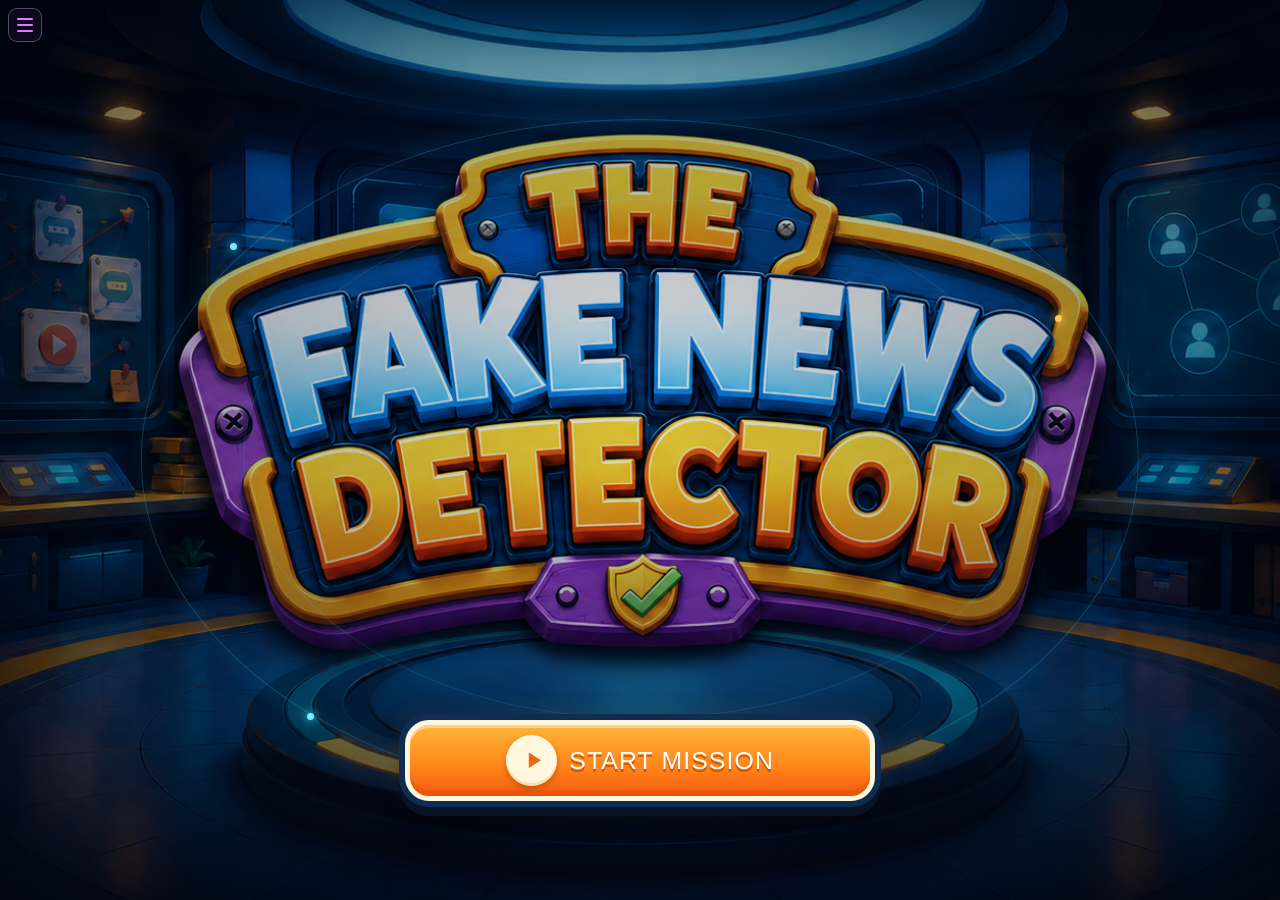
<file: index.html>
<!DOCTYPE html>
<html lang="en">
<head>
<meta charset="UTF-8">
<meta name="viewport" content="width=device-width, initial-scale=1.0">
<title>The Fake News Detector — Mission</title>
<link rel="stylesheet" href="css/styles.css">
<link rel="stylesheet" href="css/gameplay-polish.css">
<link rel="stylesheet" href="css/hud.css">
<link rel="stylesheet" href="css/phone.css">
<link rel="stylesheet" href="css/panel-card.css">
<!--
  Clue-hunt screen: notifications.css is the single owner. css/clue-hunt-redesign.css
  is a second treatment of the same screen and is deliberately NOT linked — running
  both slid the panel over the device at tablet portrait and buried the third clue.
  It is left on disk rather than deleted; link it INSTEAD of this line to switch.
-->
<link rel="stylesheet" href="css/notifications.css">
<link rel="stylesheet" href="css/affordance.css">
<link rel="stylesheet" href="css/space.css">
<link rel="stylesheet" href="css/modal.css">
<!-- responsive.css stays last so its breakpoints are never overridden. -->
<link rel="stylesheet" href="css/responsive.css">
<link rel="stylesheet" href="dev/dev-menu.css"><!-- DEV ONLY — delete this line and /dev before release -->
</head>
<body>
<div id="app" class="is-pre-game">

  <!-- Decorative background (purely visual) -->
  <div class="bg-decor" aria-hidden="true">
    <div class="floating-card fc1"></div>
    <div class="floating-card fc2"></div>
    <div class="floating-card fc3"></div>
    <div class="floating-card fc4"></div>
    <div class="phone-blur"></div>
  </div>

  <!-- Shown only on a small screen held upright, where the landscape layout cannot be read -->
  <div class="rotate-hint" role="dialog" aria-live="polite" aria-label="Rotate your device">
    <svg viewBox="0 0 24 24" fill="none" stroke="currentColor" stroke-width="1.6" stroke-linecap="round" stroke-linejoin="round" aria-hidden="true">
      <rect x="7" y="2" width="10" height="20" rx="2"/><path d="M11 18h2"/>
    </svg>
    <strong>Turn your device sideways</strong>
    <span>This mission is played in landscape. Rotate your phone or tablet to begin.</span>
  </div>

  <!--
    Persistent gameplay HUD — Figma "Ai and data" (node 23:752).
    Six controls, exactly as the design specifies: quit tab, info hex, timer
    plate, right-edge progress ladder, hint bulb and one centred primary action.
    Hidden only on the landing screen.
  -->
  <header class="game-header" id="gameHeader" aria-label="Game controls">

    <!-- Top-left: orange quit tab + SKAI Space plate -->
    <div class="hud-brand">
      <img class="hud-brand-plate" src="assets/ui/hud/skai-tab.svg" alt="" aria-hidden="true">
      <span class="hud-brand-word" aria-label="SKAI Space">
        <img class="hud-brand-mark" src="assets/ui/hud/skai-mark.svg" alt="" aria-hidden="true">
        <img class="hud-brand-name" src="assets/ui/hud/skai-word.svg" alt="" aria-hidden="true">
      </span>
      <button type="button" class="hud-quit" id="btnPause" aria-haspopup="dialog" aria-controls="pauseModal" title="Pause mission" aria-label="Pause mission"></button>
    </div>

    <!-- Top-right: connector rail, sound hex + menu, info hex, timer plate -->
    <div class="hud-topright">
      <img class="hud-topright-rail" src="assets/ui/hud/top-right-line.svg" alt="" aria-hidden="true">

      <!--
        Sound hex. Opens the two-item audio menu below it (Figma node 557:2877).
        The menu is a sibling of the button, not a child, so the GSAP hover
        transform on the hex never scales the open panel with it.
      -->
      <div class="hud-sound-wrap">
        <button type="button" class="hud-sound" id="btnHudSound" aria-haspopup="true" aria-expanded="false" aria-controls="hudSoundMenu" title="Sound options" aria-label="Sound options">
          <img class="hud-sound-plate" src="assets/ui/hud/sound-hex.svg" alt="" aria-hidden="true">
          <img class="hud-sound-icon" src="assets/ui/hud/sound-icon.svg" alt="" aria-hidden="true">
        </button>
        <div class="hud-sound-menu" id="hudSoundMenu" role="menu" aria-label="Sound options" hidden>
          <img class="hud-sound-menu-plate" src="assets/ui/hud/sound-menu-panel.svg" alt="" aria-hidden="true">
          <button type="button" class="hud-sound-item" id="btnSoundReplay" role="menuitem">
            <span class="hud-sound-item-icon">
              <img src="assets/ui/hud/menu-replay.svg" alt="" aria-hidden="true">
            </span>
            <span class="hud-sound-item-label">Replay<br>Narration</span>
          </button>
          <button type="button" class="hud-sound-item" id="btnSoundMute" role="menuitem" aria-pressed="false">
            <span class="hud-sound-item-icon">
              <img class="hud-sound-mute-ring" src="assets/ui/hud/menu-mute-ring.svg" alt="" aria-hidden="true">
              <img class="hud-sound-mute-glyph" src="assets/ui/hud/menu-mute-glyph.svg" alt="" aria-hidden="true">
            </span>
            <span class="hud-sound-item-label" id="hudSoundMuteLabel">Mute All<br>Sounds</span>
          </button>
        </div>
      </div>

      <button type="button" class="hud-info" id="btnHudInfo" aria-haspopup="dialog" aria-controls="infoModal" title="Mission information" aria-label="Mission information">
        <img src="assets/ui/hud/info-hex.svg" alt="" aria-hidden="true">
        <span aria-hidden="true">i</span>
      </button>
      <div class="hud-timer" id="gameHeaderTimer" role="timer" aria-label="30 minutes remaining">
        <img src="assets/ui/hud/timer-plate.svg" alt="" aria-hidden="true">
        <span id="gameTimerText">30:00</span>
      </div>
    </div>

    <!--
      Right edge: progress ladder. The plate and the ten stripe slots keep the
      designed geometry; JS only swaps each stripe's fill, so the meter fills
      from the bottom the way the design shows it.
    -->
    <div class="hud-progress" id="gameHeaderProgress" aria-label="Mission progress: step 1 of 7">
      <svg class="hud-ladder" viewBox="0 0 90 640" fill="none" aria-hidden="true" preserveAspectRatio="none">
        <path class="hud-ladder-plate" d="M0.386806 11.7959C0.192124 5.85895 5.70092 1.36509 11.4778 2.74835L83.0958 19.8973C87.1446 20.8668 90 24.4866 90 28.6499V586.717C90 589.644 88.5762 592.389 86.1829 594.075L34.6181 630.398C28.7651 634.521 20.6747 630.49 20.4401 623.335L0.386806 11.7959Z" fill="white"/>
        <g class="hud-ladder-stripes">
          <path data-stripe="0" d="M62 580.396L62 542.502L42 570.424L42 610.312L62 580.396Z"/>
          <path data-stripe="1" d="M62 533.396L62 495.502L42 523.424L42 563.312L62 533.396Z"/>
          <path data-stripe="2" d="M62 486.396L62 448.502L42 476.424L42 516.312L62 486.396Z"/>
          <path data-stripe="3" d="M62 436.396L62 398.502L42 426.424L42 466.312L62 436.396Z"/>
          <path data-stripe="4" d="M62 386.396L62 348.502L42 376.424L42 416.312L62 386.396Z"/>
          <path data-stripe="5" d="M62 336.396L62 298.502L42 326.424L42 366.312L62 336.396Z"/>
          <path data-stripe="6" d="M62 286.396L62 248.502L42 276.424L42 316.312L62 286.396Z"/>
          <path data-stripe="7" d="M62 236.396L62 198.502L42 226.424L42 266.312L62 236.396Z"/>
          <path data-stripe="8" d="M62 186.396L62 148.502L42 176.424L42 216.312L62 186.396Z"/>
          <path data-stripe="9" d="M62 136.396L62 98.5024L42 126.424L42 166.312L62 136.396Z"/>
        </g>
      </svg>
      <img class="hud-volt hud-volt--a is-flipped" src="assets/ui/hud/volt.svg" alt="" aria-hidden="true">
      <img class="hud-volt hud-volt--b is-flipped" src="assets/ui/hud/volt.svg" alt="" aria-hidden="true">
      <img class="hud-volt hud-volt--c" src="assets/ui/hud/volt.svg" alt="" aria-hidden="true">
      <img class="hud-volt hud-volt--d" src="assets/ui/hud/volt.svg" alt="" aria-hidden="true">
      <span class="hud-progress-count" id="hudProgressCount">1/7</span>
    </div>
  </header>

  <nav class="game-bottom-nav" aria-label="Mission actions">
    <!-- Decorative rails and chevrons that frame the primary action -->
    <img class="hud-rail hud-rail--left" src="assets/ui/hud/rail-left.svg" alt="" aria-hidden="true">
    <img class="hud-chevron hud-chevron--one" src="assets/ui/hud/rail-chevron.svg" alt="" aria-hidden="true">
    <img class="hud-chevron hud-chevron--two" src="assets/ui/hud/rail-chevron.svg" alt="" aria-hidden="true">
    <img class="hud-rail hud-rail--right" src="assets/ui/hud/rail-right.svg" alt="" aria-hidden="true">
    <img class="hud-rail-bar" src="assets/ui/hud/rail-right-bar.svg" alt="" aria-hidden="true">

    <!-- Bottom-left: hint bulb — replays Byte's guidance for this screen -->
    <button type="button" class="hud-hint is-idle" id="btnHudHint" disabled title="Hear Byte's hint again" aria-label="Hear Byte's hint again">
      <img class="hud-hint-ring" src="assets/ui/hud/hint-bulb-ring.svg" alt="" aria-hidden="true">
      <img class="hud-hint-base" src="assets/ui/hud/hint-bulb-base.svg" alt="" aria-hidden="true">
      <img class="hud-hint-glass" src="assets/ui/hud/hint-bulb-glass.svg" alt="" aria-hidden="true">
    </button>

    <!-- Bottom-centre: the one primary action for the current screen -->
    <button type="button" class="hud-cta is-idle" id="btnHeaderNext" aria-label="Continue" disabled>
      <span class="hud-cta-label" id="hudCtaLabel">LET’S INVESTIGATE</span>
      <img class="hud-screw hud-screw--tl" src="assets/ui/hud/screw-c.svg" alt="" aria-hidden="true">
      <img class="hud-screw hud-screw--tr" src="assets/ui/hud/screw-b.svg" alt="" aria-hidden="true">
      <img class="hud-screw hud-screw--bl" src="assets/ui/hud/screw-b.svg" alt="" aria-hidden="true">
      <img class="hud-screw hud-screw--br" src="assets/ui/hud/screw-a.svg" alt="" aria-hidden="true">
    </button>
  </nav>

  <main id="stage">

    <!-- =================== SCENE 1: MISSION ENTRY =================== -->
    <section class="scene entry-scene is-active" id="scene-entry" aria-hidden="false" aria-labelledby="entryScreenTitle">
      <h1 class="entry-screen-title" id="entryScreenTitle">The Fake News Detector</h1>
      <div class="entry-atmosphere" aria-hidden="true">
        <span class="entry-orbit entry-orbit--one"></span>
        <span class="entry-orbit entry-orbit--two"></span>
        <span class="entry-particle entry-particle--one"></span>
        <span class="entry-particle entry-particle--two"></span>
        <span class="entry-particle entry-particle--three"></span>
      </div>
      <div class="entry-card entry-card--compact entry-card--nolabel">
        <div class="entry-status" aria-hidden="true">
          <span class="entry-status-dot"></span>
          Junior fact-check squad
        </div>
        <div class="logo-badge">
          <span class="logo-chip logo-chip--left" aria-hidden="true">
            <svg viewBox="0 0 48 48" fill="none">
              <defs><radialGradient id="fndLensGrad" cx="35%" cy="30%" r="75%"><stop offset="0" stop-color="#eafeff"/><stop offset=".55" stop-color="#8be9ff"/><stop offset="1" stop-color="#1c9fd6"/></radialGradient></defs>
              <circle cx="19" cy="19" r="13" fill="url(#fndLensGrad)" stroke="#0a2f4d" stroke-width="3"/>
              <path d="M29 29l12 12" stroke="#0a2f4d" stroke-width="7" stroke-linecap="round"/>
              <path d="M29 29l12 12" stroke="#3fd6ff" stroke-width="3" stroke-linecap="round"/>
              <path d="M13 14a7 7 0 0 1 9-3" stroke="#eafeff" stroke-width="2.4" stroke-linecap="round" opacity=".8"/>
            </svg>
          </span>

          <div class="logo-console" aria-hidden="true">
            <span class="logo-console-dot logo-console-dot--amber"></span>
            <span class="logo-console-leds"></span>
            <span class="logo-console-text" data-text="THE">THE</span>
            <span class="logo-console-leds"></span>
            <span class="logo-console-dot logo-console-dot--red"></span>
          </div>

          <div class="logo-badge-plate">
            <h1 class="mission-title" aria-label="The Fake News Detector">
              <span class="line-fake title-main-row" aria-hidden="true">
                <span class="title-word title-word--fake" data-text="FAKE">FAKE</span>
                <span class="title-word title-word--news" data-text="NEWS">NEWS</span>
              </span>
              <span class="line-detector" aria-hidden="true">
                <span class="detector-word" data-text="DETECTOR">DETECTOR</span>
              </span>
            </h1>
          </div>

          <div class="logo-scan-accent" aria-hidden="true">
            <span class="logo-scan-pulse logo-scan-pulse--left">
              <svg viewBox="0 0 24 30" fill="none"><path d="M4 7c5 4 5 12 0 16" stroke="#3fd6ff" stroke-width="3" stroke-linecap="round"/><path d="M12 3c8 6 8 18 0 24" stroke="#3fd6ff" stroke-width="3" stroke-linecap="round" opacity=".55"/></svg>
            </span>
            <span class="logo-scan-icon">
              <svg viewBox="0 0 40 40" fill="none">
                <circle cx="20" cy="20" r="14" fill="none" stroke="#3fd6ff" stroke-width="3" opacity=".55"/>
                <path d="M13 20l5 5 10-11" stroke="#a6ff6b" stroke-width="4.5" stroke-linecap="round" stroke-linejoin="round"/>
              </svg>
            </span>
            <span class="logo-scan-pulse logo-scan-pulse--right">
              <svg viewBox="0 0 24 30" fill="none"><path d="M4 7c5 4 5 12 0 16" stroke="#3fd6ff" stroke-width="3" stroke-linecap="round"/><path d="M12 3c8 6 8 18 0 24" stroke="#3fd6ff" stroke-width="3" stroke-linecap="round" opacity=".55"/></svg>
            </span>
          </div>

          <span class="logo-chip logo-chip--right" aria-hidden="true">
            <svg viewBox="0 0 48 48" fill="none">
              <defs><linearGradient id="fndShieldGrad" x1="0" y1="0" x2="0" y2="1"><stop offset="0" stop-color="#e9ffcf"/><stop offset=".5" stop-color="#a6ff6b"/><stop offset="1" stop-color="#5fbf35"/></linearGradient></defs>
              <path d="M24 4l17 6v12c0 12-8 19-17 22C15 41 7 34 7 22V10z" fill="url(#fndShieldGrad)" stroke="#173d16" stroke-width="3"/>
              <path d="M16 24l6 6 11-13" stroke="#173d16" stroke-width="5.5" stroke-linecap="round" stroke-linejoin="round"/>
              <path d="M16 24l6 6 11-13" stroke="#e9ffcf" stroke-width="2.4" stroke-linecap="round" stroke-linejoin="round"/>
            </svg>
          </span>
        </div>

        <p class="entry-tagline" aria-label="Spot the clues. Stop the spread.">
          <span>Spot the clues</span>
          <i aria-hidden="true"></i>
          <span>Stop the spread</span>
        </p>

        <button type="button" class="btn-primary entry-play-btn" id="btnStartMission">
          <span class="entry-play-icon" aria-hidden="true">
            <svg viewBox="0 0 24 24" fill="currentColor"><path d="M8 5v14l11-7z"/></svg>
          </span>
          <span>START MISSION</span>
        </button>
        <p class="entry-ready" aria-hidden="true"><span></span>Your first case is ready</p>
      </div>
    </section>

    <!-- =================== SCENE 2: BYTE INTRO =================== -->
    <section class="scene byte-intro-scene" id="scene-byte-intro" aria-hidden="true">
      <div class="glass-panel byte-intro-card">
        <div class="byte-intro-figure" aria-hidden="true">
          <img src="assets/byte/byte-character.png" alt="">
        </div>
        <div class="byte-intro-copy">
          <span class="entry-label">BYTE</span>
          <h2 class="byte-intro-title">Hi!<span id="byteIntroName" hidden></span></h2>
          <p class="byte-intro-text">I’m Byte. Let’s check a suspicious message.</p>
          <button type="button" class="btn-primary" id="btnLetsBegin" data-header-next-ignore>LET’S BEGIN</button>
        </div>
      </div>
    </section>

    <!-- =================== SCENES 3–4: DASHBOARD =================== -->
    <section class="scene dashboard-scene" id="scene-dashboard" aria-hidden="true">
      <div class="dashboard-row">
      <div class="dashboard-frame" id="dashboardFrame">
        <p class="welcome-line">Welcome, <strong id="welcomeName">Agent</strong>.</p>

        <div class="phone-panel" id="phonePanel">
          <div class="chat-phone-shell">
            <div class="chat-notch" aria-hidden="true"></div>
            <div class="chat-screen">
              <div class="chat-statusbar" aria-hidden="true">
                <span>11:29 AM</span>
                <span class="chat-status-icons">
                  <span class="dot small"></span>
                  <span class="dot"></span>
                  <span class="battery-pill"></span>
                </span>
              </div>

              <div class="chat-app-header">
                <button class="chat-back-btn" type="button" aria-label="Back" disabled>
                  <svg viewBox="0 0 24 24" fill="none" stroke="currentColor" stroke-width="2.2" stroke-linecap="round" stroke-linejoin="round"><path d="M15 18l-6-6 6-6"/></svg>
                </button>
                <div class="chat-app-meta">
                  <span class="chat-app-title">Unknown Number</span>
                  <span class="chat-app-subtitle">+91 90123 45678</span>
                </div>
                <div class="chat-app-actions" aria-hidden="true">
                  <span></span><span></span><span></span>
                </div>
              </div>

              <div class="chat-body" aria-live="polite">
                <div class="chat-day-pill">Today</div>
                <div class="chat-safety-note">Check messages before you trust them.</div>

                <div class="status-line" id="statusLine">
                  <span class="status-dot"></span>
                  <span id="statusText">New forwarded message received</span>
                </div>

                <div class="notification-card" id="notificationCard" role="status" aria-live="polite">
                  <div class="message-bubble-header">
                    <span class="message-bubble-avatar" aria-hidden="true">
                      <svg viewBox="0 0 24 24" fill="none" stroke="currentColor" stroke-width="2" stroke-linecap="round" stroke-linejoin="round"><path d="M12 3l9 5-9 5-9-5 9-5z"/><path d="M5 10.5V17c0 1.1 3.1 2 7 2s7-.9 7-2v-6.5"/></svg>
                    </span>
                    <span class="message-bubble-sender">
                      <span class="message-bubble-sender-name">Unknown Number</span>
                      <span class="message-bubble-forwarded" id="forwardedTag">
                        <svg viewBox="0 0 24 24" fill="none" stroke="currentColor" stroke-width="2" stroke-linecap="round" stroke-linejoin="round"><path d="M7 17L17 7"/><path d="M9 7h8v8"/></svg>
                        Forwarded many times
                      </span>
                    </span>
                    <span class="message-bubble-menu" aria-hidden="true">
                      <svg viewBox="0 0 24 24" fill="currentColor"><circle cx="12" cy="5" r="1.7"/><circle cx="12" cy="12" r="1.7"/><circle cx="12" cy="19" r="1.7"/></svg>
                    </span>
                  </div>
                  <div class="message-bubble-divider"></div>

                  <div class="message-bubble-preview" id="messagePreview">
                    <h2 class="notification-title">URGENT SCHOOL NOTICE</h2>
                    <p class="notification-preview">"School will remain closed for the next three days…"</p>
                  </div>

                  <div class="full-message" id="fullMessage">
                    <h3>URGENT SCHOOL NOTICE</h3>
                    <p>School will remain closed for the next three days.</p>
                    <p>The science test has also been postponed.</p>
                    <p>Share this with all class groups immediately.</p>
                    <p class="signature">— School Administration</p>
                  </div>

                  <span class="message-bubble-time" id="messageTime">9:41 AM</span>
                </div>

                <button type="button" class="btn-primary chat-open-btn" id="btnSeeFullMessage" data-header-next-ignore>SEE FULL MESSAGE</button>

                <p class="decision-prompt" id="decisionPrompt" hidden>What will you do?</p>

                <div class="decision-row" id="decisionRow" hidden>
                  <button type="button" class="decision-btn" id="btnForward" data-decision="forward">FORWARD</button>
                  <button type="button" class="decision-btn" id="btnIgnore" data-decision="ignore">IGNORE</button>
                </div>

                <p class="forward-alert" id="forwardAlert" hidden>Message not checked yet.</p>

                <div class="chat-inputbar" aria-hidden="true">
                  <span class="chat-input-placeholder">Message</span>
                  <span class="chat-send-dot"></span>
                </div>
              </div>
            </div>
          </div>
        </div>
      </div>

      <!-- Byte's reserved slot: always part of the layout so it can never overlap the message panel -->
      <div class="byte-slot">
        <div class="byte-overlay" id="byteOverlay">
          <div class="byte-figure">
            <div class="byte-scan"></div>
            <img src="assets/byte/byte-character.png" alt="Byte, your robot investigation guide">
          </div>
          <div class="byte-speech" id="byteSpeech" aria-live="polite">
            <p id="byteLine1"></p>
            <p id="byteLine2"></p>
            <button type="button" class="byte-cta" id="btnInspect" data-header-next-ignore>START INVESTIGATION</button>
          </div>
        </div>
      </div>
      </div>
    </section>

    <!-- =================== CHUNK 2: INVESTIGATE THE MESSAGE =================== -->
    <section class="scene" id="scene-chunk2" aria-hidden="true"></section>

    <!-- =================== CHUNK 3: BUILD THE CHECKING RULES =================== -->
    <section class="scene" id="scene-chunk3" aria-hidden="true"></section>

    <!-- =================== CHUNK 4: BUILD DETECTOR VERSION 1 =================== -->
    <section class="scene" id="scene-chunk4" aria-hidden="true"></section>

    <!-- =================== TEST DETECTOR VERSION 1 =================== -->
    <section class="scene" id="scene-chunk5" aria-hidden="true"></section>

    <!-- =================== FIND THE FAILURE AND UPGRADE =================== -->
    <section class="scene" id="scene-chunk6" aria-hidden="true"></section>

    <!-- =================== FINAL INDEPENDENT MISSION AND CLOSING =================== -->
    <section class="scene" id="scene-chunk7" aria-hidden="true"></section>

    <!-- =================== SHARED SHORT TRANSITION (reused between chunks 1-4) =================== -->
    <section class="scene complete-scene" id="scene-complete" aria-hidden="true">
      <h2 id="transitionTitle">First Decision Made</h2>
      <p id="transitionSubtitle">Next: Investigate the Message</p>
    </section>

  </main>

  <!-- Pause / Settings modal: one place for all secondary controls -->
  <div class="modal-overlay" id="pauseModal" role="dialog" aria-modal="true" aria-labelledby="pauseModalTitle">
    <div class="modal-box pause-box">
      <img class="modal-skin" src="assets/ui/hud/modal-panel.svg" alt="" aria-hidden="true">
      <button type="button" class="modal-close" data-close-modal="pauseModal" aria-label="Close and resume">
        <img src="assets/ui/hud/modal-close.svg" alt="" aria-hidden="true">
      </button>
      <div class="modal-content">
      <span class="modal-kicker">MISSION PAUSED</span>
      <h2 id="pauseModalTitle">Take a breath.</h2>
      <p>Continue when you are ready, or adjust a setting.</p>
      <div class="settings-grid">
        <!--
          The HUD in the Figma design carries no Back control, so the previous-screen
          action lives here instead of being dropped. Same id, same handler.
        -->
        <button type="button" class="settings-action" id="btnHeaderBack" aria-label="Go to the previous screen" disabled>
          <span class="settings-icon"><svg viewBox="0 0 24 24" fill="none" stroke-width="2" stroke-linecap="round" stroke-linejoin="round"><path d="M15 18l-6-6 6-6"/><path d="M9 12h10"/></svg></span>
          <span>Previous Screen</span>
        </button>
        <button type="button" class="settings-action voice-control" id="btnVoice" aria-label="Turn voice off" aria-pressed="true">
          <span class="settings-icon">
            <svg class="voice-on-icon" viewBox="0 0 24 24" fill="none" stroke-width="2" stroke-linecap="round" stroke-linejoin="round"><path d="M11 5L6.5 9H3v6h3.5L11 19z"/><path d="M15 9.5a4 4 0 0 1 0 5"/><path d="M18 7a7 7 0 0 1 0 10"/></svg>
            <svg class="voice-off-icon" viewBox="0 0 24 24" fill="none" stroke-width="2" stroke-linecap="round" stroke-linejoin="round"><path d="M11 5L6.5 9H3v6h3.5L11 19z"/><path d="M16 10l5 5M21 10l-5 5"/></svg>
          </span>
          <span id="voiceSettingLabel">Voice On</span>
        </button>
        <button type="button" class="settings-action" id="btnReplayVoice" aria-label="Hear this screen again">
          <span class="settings-icon"><svg viewBox="0 0 24 24" fill="none" stroke-width="2" stroke-linecap="round" stroke-linejoin="round"><path d="M4 12a8 8 0 1 0 2.3-5.7"/><path d="M4 4v5h5"/><path d="M12 8v4l3 2"/></svg></span>
          <span>Hear Again</span>
        </button>
        <button type="button" class="settings-action" id="btnInfo" aria-haspopup="dialog" aria-controls="infoModal" aria-label="Mission information">
          <span class="settings-icon"><svg viewBox="0 0 24 24" fill="none" stroke-width="2" stroke-linecap="round" stroke-linejoin="round"><circle cx="12" cy="12" r="9"/><line x1="12" y1="11" x2="12" y2="16"/><circle cx="12" cy="7.5" r="0.6" fill="currentColor" stroke="none"/></svg></span>
          <span>Mission Info</span>
        </button>
        <button type="button" class="settings-action" id="btnFullscreen" aria-label="Toggle fullscreen">
          <span class="settings-icon"><svg viewBox="0 0 24 24" fill="none" stroke-width="2" stroke-linecap="round" stroke-linejoin="round"><path d="M8 3H5a2 2 0 0 0-2 2v3"/><path d="M16 3h3a2 2 0 0 1 2 2v3"/><path d="M8 21H5a2 2 0 0 1-2-2v-3"/><path d="M16 21h3a2 2 0 0 0 2-2v-3"/></svg></span>
          <span>Fullscreen</span>
        </button>
        <button type="button" class="settings-action is-danger" id="btnRestart" aria-label="Restart mission">
          <span class="settings-icon"><svg viewBox="0 0 24 24" fill="none" stroke-width="2" stroke-linecap="round" stroke-linejoin="round"><path d="M3 12a9 9 0 1 0 3-6.7"/><path d="M3 3v5h5"/></svg></span>
          <span>Restart</span>
        </button>
      </div>
      <button type="button" class="btn-primary" id="btnResume">RESUME</button>
      </div>
    </div>
  </div>

  <!-- Info modal -->
  <div class="modal-overlay" id="infoModal" role="dialog" aria-modal="true" aria-labelledby="infoModalTitle">
    <div class="modal-box">
      <img class="modal-skin" src="assets/ui/hud/modal-panel.svg" alt="" aria-hidden="true">
      <button type="button" class="modal-close" data-close-modal="infoModal" aria-label="Close mission information">
        <img src="assets/ui/hud/modal-close.svg" alt="" aria-hidden="true">
      </button>
      <div class="modal-content">
        <h2 id="infoModalTitle">Your Mission</h2>
        <p>Your mission is to investigate messages before deciding whether to share them.</p>
        <button type="button" class="btn-primary" id="btnCloseInfo">Got it</button>
      </div>
    </div>
  </div>

  <!-- Replay-mission confirmation modal (custom, not browser confirm()) -->
  <div class="modal-overlay" id="replayModal" role="dialog" aria-modal="true" aria-labelledby="replayModalTitle">
    <div class="modal-box">
      <img class="modal-skin" src="assets/ui/hud/modal-panel.svg" alt="" aria-hidden="true">
      <button type="button" class="modal-close" data-close-modal="replayModal" aria-label="Cancel replay">
        <img src="assets/ui/hud/modal-close.svg" alt="" aria-hidden="true">
      </button>
      <div class="modal-content">
      <h2 id="replayModalTitle">Replay the Mission?</h2>
      <p>This will clear your progress and return you to the start. This cannot be undone.</p>
      <div class="modal-actions">
        <button type="button" class="btn-ghost" id="btnReplayCancel">Cancel</button>
        <button type="button" class="btn-primary" id="btnReplayConfirm" style="width:auto;">Yes, Replay</button>
      </div>
      </div>
    </div>
  </div>

</div>

<script src="js/vendor/gsap.min.js"></script>
<script src="js/state.js"></script>
<script src="js/audio-hooks.js"></script>
<script src="js/chunks/chunk-02-investigation.js"></script>
<script src="js/chunks/chunk-03-checking-rules.js"></script>
<script src="js/chunks/chunk-04-detector-build.js"></script>
<script src="js/chunks/chunk-05-testing.js"></script>
<script src="js/chunks/chunk-06-upgrade.js"></script>
<script src="js/chunks/chunk-07-final-mission.js"></script>
<script src="js/narration.js"></script>
<script src="js/app.js"></script>
<script src="js/fnd-motion.js"></script>
<script src="dev/dev-menu.js"></script><!-- DEV ONLY — delete this line and /dev before release -->
</body>
</html>
</file>
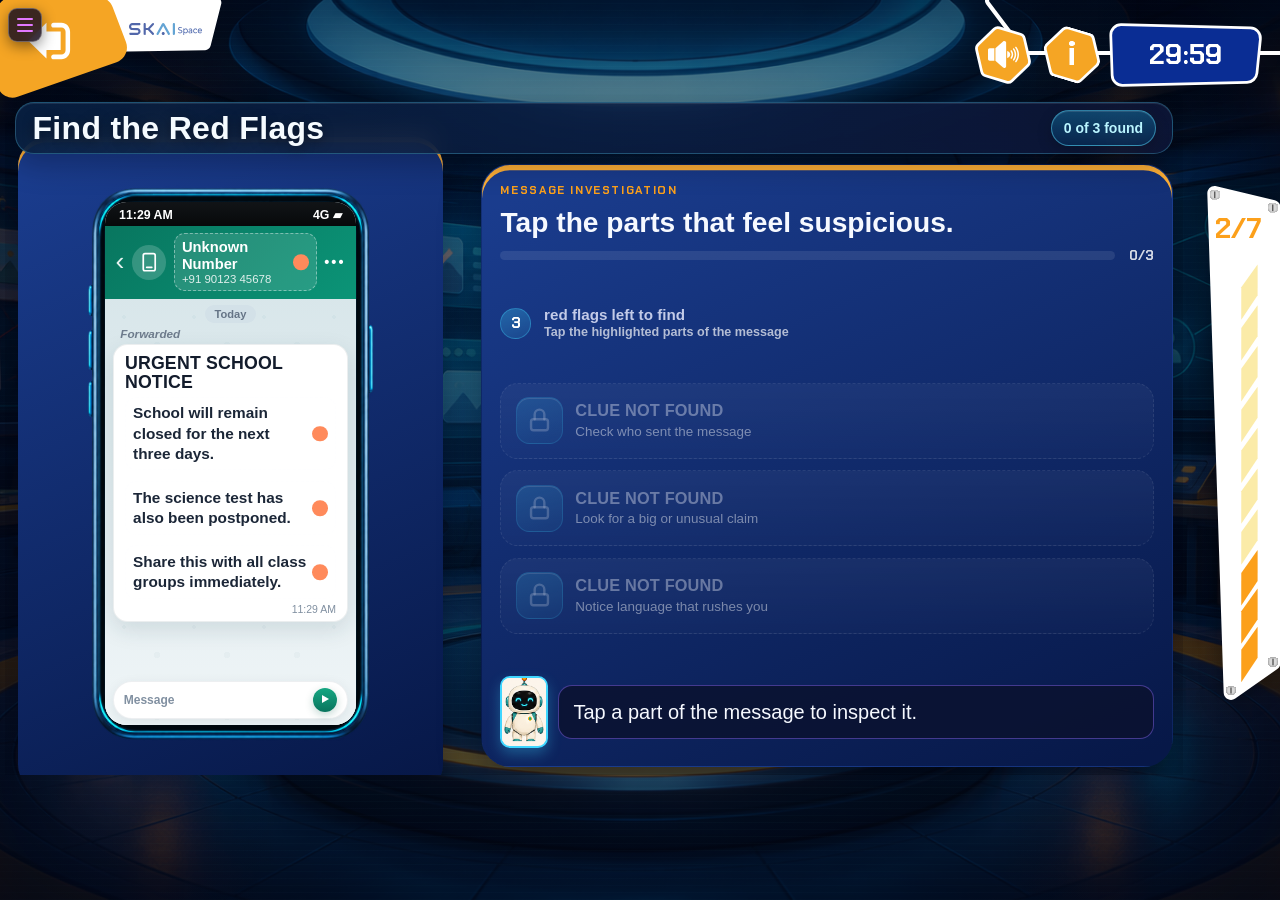
<file: .visual-check/preview.html>
<!doctype html><meta charset="utf-8">
<style>html,body{width:100%;height:100%;margin:0;overflow:hidden;background:#eef6ff}iframe{position:fixed;inset:0;width:100vw;height:100vh;border:0;display:block}</style>
<script>
var p=new URLSearchParams(location.search);
var chunk=Math.max(1,Math.min(7,Number(p.get("chunk"))||2));
var scene=p.get("scene")||("chunk"+chunk);
sessionStorage.setItem("fakeNewsDetectorState",JSON.stringify({buildVersion:16,currentChunk:chunk,playerName:"Agent"}));
sessionStorage.setItem("fakeNewsDetectorScene",scene);
document.write('<iframe src="/index.html?visual='+chunk+'"></iframe>');
</script>
</file>
<file: css/styles.css>
/* =========================================================
   THE FAKE NEWS DETECTOR — Chunk 1 styles
   Theme: Digital Verification Command Centre
   ========================================================= */

:root{
  --navy-950:#070c1f;
  --navy-900:#0b1230;
  --navy-800:#111a3d;
  --purple-800:#241247;
  --purple-700:#341a63;
  --cyan-400:#3fd6ff;
  --cyan-300:#8be9ff;
  --violet-400:#8b6bff;
  --coral-400:#ff8a5b;
  --coral-300:#ffb08a;
  --lime-400:#a6ff6b;
  --white:#f6f9ff;
  --ink-dim:#c3cbe8;

  --font-display:"Lilita One","Segoe UI Black","Arial Rounded MT Bold",sans-serif;
  --font-body:"Nunito","Segoe UI","Verdana",sans-serif;

  /* Typography scale — every clamp() floor already meets its target's
     minimum px size at 1024x576 (the smallest supported viewport). */
  --font-2xs: clamp(0.875rem, 1vw, 0.95rem);    /* 14–15.2px — timestamps, minor labels, badges */
  --font-xs:  clamp(1rem, 1.2vw, 1.1rem);       /* 16–17.6px — card descriptions, clue/rule explanations */
  --font-sm:  clamp(1.0625rem, 1.4vw, 1.25rem); /* 17–20px  — button labels, selectable card titles */
  --font-md:  clamp(1.125rem, 1.6vw, 1.25rem);  /* 18–20px  — primary instructions, message body, Byte dialogue */
  --font-lg:  clamp(1.75rem, 3vw, 2.375rem);    /* 28–38px  — main activity / workspace titles */
  --font-xl:  clamp(2.2rem, 6.4vw, 4.6rem);     /* hero mission title (Screen 1) */

  --dur-scene:550ms;
  --dur-notification:500ms;
  --dur-reveal:600ms;
  --dur-byte:700ms;
  --dur-button:200ms;

  --ease-out:cubic-bezier(.19,1,.22,1);
}

*{box-sizing:border-box;}

/* Many components below set an explicit `display` (flex/grid) on classes
   that are also toggled via the `hidden` attribute/property. An author
   `display` declaration always beats the browser's default [hidden]
   rule, so without this, hidden elements would still render. This
   restores real hidden behaviour everywhere, once, globally. */
[hidden]{ display:none !important; }

html,body{
  margin:0;
  padding:0;
  height:100%;
  width:100%;
  overflow:hidden;
  background:var(--navy-950);
  color:var(--white);
  font-family:var(--font-body);
}

#app{
  position:relative;
  width:100vw;
  height:100vh;
  overflow:hidden;
  background:
    radial-gradient(circle at 15% 20%, rgba(139,107,255,.28), transparent 45%),
    radial-gradient(circle at 85% 75%, rgba(63,214,255,.22), transparent 50%),
    linear-gradient(160deg, var(--navy-950) 0%, var(--navy-900) 45%, var(--purple-800) 100%);
}

button{
  font-family:inherit;
  cursor:pointer;
  border:none;
  background:none;
  color:inherit;
}

button:focus-visible,
input:focus-visible,
a:focus-visible{
  outline:3px solid var(--lime-400);
  outline-offset:3px;
}

/* =========================================================
   Decorative background layer
   ========================================================= */

.bg-decor{
  position:absolute;
  inset:0;
  z-index:0;
  pointer-events:none;
  overflow:hidden;
}

.bg-decor svg{
  position:absolute;
  inset:0;
  width:100%;
  height:100%;
}

.floating-card{
  position:absolute;
  width:clamp(70px,9vw,120px);
  height:clamp(46px,6vw,78px);
  border-radius:12px;
  background:linear-gradient(135deg, rgba(63,214,255,.16), rgba(139,107,255,.12));
  border:1px solid rgba(139,107,255,.35);
  backdrop-filter:blur(2px);
  animation:driftCard 9s ease-in-out infinite;
}

.floating-card::before{
  content:"";
  position:absolute;
  top:14%;
  left:12%;
  width:60%;
  height:3px;
  border-radius:2px;
  background:rgba(246,249,255,.35);
}
.floating-card::after{
  content:"";
  position:absolute;
  top:38%;
  left:12%;
  width:40%;
  height:3px;
  border-radius:2px;
  background:rgba(246,249,255,.22);
}

.fc1{ top:12%; left:8%; animation-delay:0s; }
.fc2{ top:68%; left:5%; animation-delay:1.5s; width:clamp(60px,7vw,96px); }
.fc3{ top:20%; left:88%; animation-delay:.8s; transform:translateX(-100%); }
.fc4{ top:72%; left:90%; animation-delay:2.4s; transform:translateX(-100%); width:clamp(56px,6.5vw,90px); }

@keyframes driftCard{
  0%,100%{ transform:translateY(0) translateX(var(--fx,0)); }
  50%{ transform:translateY(-14px) translateX(var(--fx,0)); }
}
.fc3, .fc4{ --fx:-100%; }

.phone-blur{
  position:absolute;
  left:clamp(-40px,-2vw,10px);
  bottom:clamp(-30px,-2vh,10px);
  width:clamp(140px,18vw,240px);
  height:clamp(220px,30vh,360px);
  border-radius:34px;
  background:linear-gradient(160deg, rgba(63,214,255,.14), rgba(139,107,255,.08));
  border:1px solid rgba(63,214,255,.18);
  filter:blur(1px);
  opacity:.55;
}

/* =========================================================
   Scene management
   ========================================================= */

.scene{
  position:absolute;
  inset:0;
  display:flex;
  align-items:center;
  justify-content:center;
  z-index:1;
  opacity:0;
  visibility:hidden;
  pointer-events:none;
  transition:opacity var(--dur-scene) var(--ease-out);
}

.scene.is-active{
  opacity:1;
  visibility:visible;
  pointer-events:auto;
}

/* =========================================================
   Top controls
   ========================================================= */

.top-controls{
  position:absolute;
  top:clamp(10px,2vh,22px);
  right:clamp(10px,2vw,26px);
  z-index:40;
  display:flex;
  gap:clamp(8px,1.2vw,14px);
}

.icon-btn{
  width:clamp(44px,4.2vw,56px);
  height:clamp(44px,4.2vw,56px);
  min-width:56px;
  min-height:56px;
  border-radius:50%;
  display:flex;
  align-items:center;
  justify-content:center;
  background:rgba(246,249,255,.08);
  border:1px solid rgba(246,249,255,.22);
  backdrop-filter:blur(6px);
  transition:transform var(--dur-button) var(--ease-out), background var(--dur-button);
}
.icon-btn svg{ width:55%; height:55%; stroke:var(--white); }
.icon-btn:hover{ background:rgba(63,214,255,.22); transform:translateY(-2px); }
.icon-btn:active{ transform:translateY(0) scale(.94); }

/* =========================================================
   Scene 1 — Mission Entry
   ========================================================= */

.entry-scene{ padding:clamp(16px,3vh,36px) clamp(16px,4vw,40px); }

.entry-card{
  width:min(1050px,78vw);
  max-height:88vh;
  display:flex;
  flex-direction:column;
  align-items:center;
  gap:clamp(10px,1.6vh,18px);
  text-align:center;
  overflow-y:auto;
}

.entry-label{
  display:inline-block;
  font-family:var(--font-body);
  font-weight:800;
  letter-spacing:.18em;
  font-size:var(--font-2xs);
  color:var(--cyan-300);
  background:rgba(63,214,255,.12);
  border:1px solid rgba(63,214,255,.4);
  border-radius:999px;
  padding:.35em 1.1em;
  text-transform:uppercase;
}

.logo-badge{
  position:relative;
  display:inline-flex;
  align-items:center;
  margin:clamp(20px,4vh,34px) 0 clamp(30px,5.6vh,54px);
}

.logo-badge-plate{
  position:relative;
  z-index:1;
  display:flex;
  flex-direction:column;
  align-items:center;
  justify-content:center;
  padding:clamp(28px,4.4vh,44px) clamp(36px,6.6vw,70px) clamp(20px,3.2vh,32px);
  clip-path:polygon(7% 0%,93% 0%,100% 22%,100% 78%,93% 100%,7% 100%,0% 78%,0% 22%);
  background:linear-gradient(180deg, var(--navy-800) 0%, var(--navy-950) 85%);
  border:clamp(3px,.55vw,6px) solid var(--amber-400);
  box-shadow:
    inset 0 3px 0 rgba(255,255,255,.14),
    inset 0 -22px 38px rgba(0,0,0,.5),
    0 26px 54px rgba(4,7,20,.6);
}

/* Small "sensor console" straddling the top seam — carries the "THE" kicker
   and doubles as a scanning-theme accent (LED ticks + status lights). */
.logo-console{
  position:absolute;
  z-index:3;
  top:0;
  left:50%;
  transform:translate(-50%,-62%);
  display:flex;
  align-items:center;
  gap:clamp(5px,.8vw,9px);
  padding:.34em 1em;
  border-radius:999px;
  background:linear-gradient(180deg,var(--navy-800),var(--navy-950));
  border:clamp(2.5px,.42vw,4px) solid var(--amber-400);
  box-shadow:
    inset 0 2px 0 rgba(255,255,255,.16),
    inset 0 -6px 10px rgba(0,0,0,.55),
    0 10px 18px rgba(0,0,0,.45);
}
.logo-console-text{
  font-family:var(--font-display);
  font-weight:900;
  font-size:clamp(.75rem,1.4vw,1.05rem);
  letter-spacing:.32em;
  color:#fff2cf;
  text-shadow:0 1px 0 rgba(0,0,0,.6);
}
.logo-console-leds{
  width:clamp(16px,2.2vw,24px);
  height:8px;
  border-radius:2px;
  background:repeating-linear-gradient(90deg, #8be9ff 0 3px, transparent 3px 6px);
  filter:drop-shadow(0 0 4px rgba(63,214,255,.8));
}
.logo-console-dot{ width:7px; height:7px; border-radius:50%; flex-shrink:0; }
.logo-console-dot--amber{ background:#ffc857; box-shadow:0 0 6px rgba(255,200,87,.85); }
.logo-console-dot--red{ background:#ff5b5b; box-shadow:0 0 6px rgba(255,91,91,.85); }

/* Side "shoulder" chips mounting the theme icons onto the badge. */
.logo-chip{
  position:absolute;
  z-index:2;
  top:50%;
  width:clamp(46px,6.4vw,74px);
  height:clamp(46px,6.4vw,74px);
  display:flex;
  align-items:center;
  justify-content:center;
  border-radius:50%;
  background:linear-gradient(180deg,var(--navy-800),var(--navy-950));
  border:clamp(2.5px,.42vw,4px) solid var(--amber-400);
  box-shadow:0 12px 22px rgba(0,0,0,.45), inset 0 2px 0 rgba(255,255,255,.14);
}
.logo-chip svg{ width:60%; height:60%; }
.logo-chip--left{ left:clamp(-30px,-4.4vw,-14px); transform:translateY(-50%) rotate(-10deg); }
.logo-chip--right{ right:clamp(-30px,-4.4vw,-14px); transform:translateY(-50%) rotate(10deg); }

/* Bottom-seam accent: a verified/scan badge with signal pulses either side. */
.logo-scan-accent{
  position:absolute;
  z-index:2;
  left:50%;
  bottom:0;
  transform:translate(-50%,56%);
  display:flex;
  align-items:center;
  gap:clamp(6px,1vw,12px);
}
.logo-scan-icon{
  width:clamp(42px,5.8vw,62px);
  height:clamp(42px,5.8vw,62px);
  border-radius:50%;
  display:flex;
  align-items:center;
  justify-content:center;
  background:linear-gradient(180deg,var(--navy-800),var(--navy-950));
  border:clamp(2.5px,.42vw,4px) solid var(--amber-400);
  box-shadow:0 12px 22px rgba(0,0,0,.45), inset 0 2px 0 rgba(255,255,255,.14);
}
.logo-scan-icon svg{ width:62%; height:62%; }
.logo-scan-pulse{
  width:clamp(16px,2.2vw,24px);
  height:clamp(22px,3.4vh,32px);
  display:flex;
  align-items:center;
}
.logo-scan-pulse svg{ width:100%; height:100%; }
.logo-scan-pulse--right{ transform:scaleX(-1); }

.mission-title{
  font-family:var(--font-display);
  line-height:.94;
  margin:0;
  letter-spacing:.005em;
  text-align:center;
}
.mission-title .line-fake{
  display:block;
  font-weight:900;
  font-size:clamp(2.8rem,8.4vw,6.1rem);
  transform:scaleY(1.05);
  background:linear-gradient(180deg,#fff8ea 0%,#ffd989 26%,#ffb238 58%,#ff7a33 100%);
  -webkit-background-clip:text;
  background-clip:text;
  color:transparent;
  -webkit-text-stroke:clamp(2.5px,.4vw,5px) #4a0f06;
  text-shadow:
    0 1px 0 rgba(255,255,255,.6),
    0 5px 0 #b6280f,
    0 10px 0 #7a1908,
    0 20px 26px rgba(0,0,0,.6);
  filter:drop-shadow(0 12px 18px rgba(0,0,0,.4));
}
.mission-title .line-detector{
  display:block;
  font-weight:900;
  margin-top:.08em;
  font-size:clamp(1.85rem,5.8vw,3.7rem);
  background:linear-gradient(180deg,#f3fbff 0%,#bdf0ff 30%,#3fd6ff 72%,#1c9fd6 100%);
  -webkit-background-clip:text;
  background-clip:text;
  color:transparent;
  -webkit-text-stroke:clamp(1.8px,.32vw,3.8px) #08243b;
  text-shadow:
    0 1px 0 rgba(255,255,255,.65),
    0 4px 0 #0f6e97,
    0 8px 0 #0a4c68,
    0 14px 18px rgba(0,0,0,.5);
  filter:drop-shadow(0 8px 14px rgba(0,0,0,.32));
}

.entry-play-btn{
  width:min(440px,90%);
  min-height:66px;
  font-size:clamp(1.1rem,2vw,1.45rem);
  letter-spacing:.03em;
  gap:.55em;
  padding-inline:1.6em;
  white-space:nowrap;
}
.entry-play-icon{
  display:inline-flex;
  align-items:center;
  justify-content:center;
  width:1.7em;
  height:1.7em;
  flex-shrink:0;
  border-radius:50%;
  background:var(--navy-950);
  color:#fff6e4;
  box-shadow:
    0 3px 6px rgba(0,0,0,.35),
    inset 0 -2px 3px rgba(0,0,0,.35),
    inset 0 2px 2px rgba(255,255,255,.25);
}
.entry-play-icon svg{ width:52%; height:52%; }

.mission-hook{
  font-size:var(--font-md);
  color:var(--ink-dim);
  max-width:46ch;
  margin:0;
}

.hint-text{
  font-size:var(--font-2xs);
  color:var(--ink-dim);
  margin:0;
}

.btn-primary{
  display:flex;
  align-items:center;
  justify-content:center;
  gap:.5em;
  width:100%;
  min-height:56px;
  font-family:var(--font-display);
  font-size:clamp(1.0625rem, 1.9vw, 1.35rem);
  letter-spacing:.03em;
  padding:.7em 1.4em;
  border-radius:16px;
  color:var(--navy-950);
  background:linear-gradient(90deg, var(--cyan-300), var(--coral-300));
  position:relative;
  overflow:hidden;
  box-shadow:0 10px 30px rgba(63,214,255,.35);
  transition:transform var(--dur-button) var(--ease-out), box-shadow var(--dur-button);
}
.btn-primary::after{
  content:"";
  position:absolute;
  top:0; left:-60%;
  width:40%; height:100%;
  background:linear-gradient(90deg, transparent, rgba(255,255,255,.55), transparent);
  transform:skewX(-20deg);
  animation:scanLight 3.2s ease-in-out infinite;
}
@keyframes scanLight{
  0%{ left:-60%; }
  55%{ left:120%; }
  100%{ left:120%; }
}
.btn-primary:hover{ transform:translateY(-3px); box-shadow:0 16px 38px rgba(63,214,255,.5); }
.btn-primary:active{ transform:translateY(1px) scale(.98); box-shadow:0 6px 16px rgba(63,214,255,.35); }
.btn-primary:disabled{
  background:rgba(246,249,255,.12);
  color:var(--ink-dim);
  box-shadow:none;
  cursor:not-allowed;
  transform:none;
}
.btn-primary:disabled::after{ display:none; }

.btn-secondary-text{
  font-size:var(--font-sm);
  color:var(--ink-dim);
  text-decoration:underline;
  text-underline-offset:3px;
  min-height:44px;
  padding:.4em .6em;
}
.btn-secondary-text:hover{ color:var(--cyan-300); }

/* =========================================================
   Modal
   ========================================================= */

.modal-overlay{
  position:fixed;
  inset:0;
  background:rgba(4,7,20,.72);
  z-index:60;
  display:flex;
  align-items:center;
  justify-content:center;
  opacity:0;
  visibility:hidden;
  transition:opacity 250ms var(--ease-out);
}
.modal-overlay.is-open{ opacity:1; visibility:visible; }

.modal-box{
  width:min(480px,84vw);
  background:var(--navy-900);
  border:1px solid rgba(63,214,255,.3);
  border-radius:18px;
  padding:clamp(18px,3vh,28px);
  box-shadow:0 30px 80px rgba(0,0,0,.5);
  text-align:left;
}
.modal-box h2{
  margin:0 0 .5em;
  font-family:var(--font-display);
  font-size:var(--font-lg);
  color:var(--cyan-300);
}
.modal-box p{
  margin:0 0 1.2em;
  color:var(--ink-dim);
  line-height:1.5;
  font-size:var(--font-md);
}
.modal-box .btn-primary{ width:auto; padding:.6em 1.6em; }

/* =========================================================
   Dashboard scene (Scenes 2–4)
   ========================================================= */

.dashboard-scene{ padding:clamp(12px,2.4vh,32px) clamp(14px,3vw,36px); }

.dashboard-row{
  display:flex;
  align-items:flex-end;
  justify-content:center;
  gap:clamp(10px,1.8vw,24px);
  width:100%;
}

.dashboard-frame{
  width:min(760px,50vw);
  max-height:92vh;
  display:flex;
  flex-direction:column;
  gap:clamp(6px,1.2vh,12px);
}

.byte-slot{
  width:clamp(230px,32vw,340px);
  flex-shrink:0;
  display:flex;
  align-items:flex-end;
  justify-content:flex-end;
}

.welcome-line{
  font-size:var(--font-md);
  color:var(--ink-dim);
  margin:0;
}
.welcome-line strong{ color:var(--white); }

.phone-panel{
  background:rgba(11,18,48,.7);
  border:1px solid rgba(139,107,255,.35);
  border-radius:22px;
  backdrop-filter:blur(12px);
  padding:clamp(10px,1.8vh,20px);
  box-shadow:0 24px 60px rgba(7,12,31,.5);
  display:flex;
  flex-direction:column;
  gap:clamp(6px,1.2vh,12px);
  position:relative;
}

.status-line{
  display:flex;
  align-items:center;
  gap:.5em;
  font-size:var(--font-2xs);
  color:var(--cyan-300);
}
.status-dot{
  width:10px;height:10px;border-radius:50%;
  background:var(--lime-400);
  box-shadow:0 0 8px var(--lime-400);
}

.notification-card{
  position:relative;
  border-radius:18px;
  border:1px solid rgba(0,0,0,.06);
  background:linear-gradient(160deg, #f7f1e6, #ece3d2);
  padding:clamp(12px,1.8vh,18px);
  display:flex;
  flex-direction:column;
  gap:.5em;
  color:#232a3a;
  box-shadow:0 18px 40px rgba(4,7,20,.35);
  transform:translateY(-16px) scale(.97);
  opacity:0;
  transition:transform var(--dur-notification) var(--ease-out), opacity var(--dur-notification) var(--ease-out), box-shadow 400ms;
}
.notification-card::after{
  content:"";
  position:absolute;
  left:22px;
  bottom:-8px;
  width:18px;
  height:18px;
  background:#ece3d2;
  clip-path:polygon(0 0, 100% 0, 0 100%);
  border-radius:0 0 0 4px;
}
.notification-card.is-in{
  transform:translateY(0) scale(1);
  opacity:1;
  animation:notifyGlow 1.6s ease-out 1;
}
@keyframes notifyGlow{
  0%{ box-shadow:0 18px 40px rgba(4,7,20,.35), 0 0 0 rgba(63,214,255,0); }
  30%{ box-shadow:0 18px 40px rgba(4,7,20,.35), 0 0 32px rgba(63,214,255,.65); }
  100%{ box-shadow:0 18px 40px rgba(4,7,20,.35), 0 0 0 rgba(63,214,255,0); }
}
.notification-card.is-in .message-bubble-avatar{ animation:avatarPop 420ms ease-out 1; }
@keyframes avatarPop{
  0%{ transform:scale(.6); opacity:.4; }
  60%{ transform:scale(1.12); opacity:1; }
  100%{ transform:scale(1); }
}

.message-bubble-header{
  display:flex;
  align-items:center;
  gap:.6em;
}
.message-bubble-avatar{
  width:clamp(30px,4vw,40px);
  height:clamp(30px,4vw,40px);
  border-radius:50%;
  flex-shrink:0;
  display:flex;
  align-items:center;
  justify-content:center;
  background:linear-gradient(160deg, var(--navy-800), var(--navy-950));
  color:var(--cyan-300);
}
.message-bubble-avatar svg{ width:58%; height:58%; }
.message-bubble-sender{
  flex:1 1 auto;
  min-width:0;
  display:flex;
  flex-direction:column;
  line-height:1.25;
}
.message-bubble-sender-name{
  font-weight:800;
  font-size:var(--font-xs);
  color:#161c2a;
}
.message-bubble-forwarded{
  display:inline-flex;
  align-items:center;
  gap:.3em;
  font-size:var(--font-2xs);
  color:#7d8496;
}
.message-bubble-forwarded svg{ width:13px; height:13px; }
.message-bubble-menu{
  flex-shrink:0;
  color:#9aa0ac;
}
.message-bubble-menu svg{ width:18px; height:18px; }

.message-bubble-divider{
  height:1px;
  background:rgba(0,0,0,.08);
}

.notification-title{
  font-family:var(--font-display);
  font-size:var(--font-md);
  margin:0 0 .2em;
  letter-spacing:.02em;
  color:#141a29;
}
.notification-preview{
  margin:0;
  color:#4a5163;
  font-size:var(--font-md);
}

.message-bubble-time{
  align-self:flex-end;
  font-size:var(--font-2xs);
  color:#8b91a1;
}

.full-message{
  border-radius:12px;
  background:rgba(0,0,0,.035);
  padding:0 clamp(10px,1.6vh,16px);
  max-height:0;
  opacity:0;
  overflow:hidden;
  transition:max-height var(--dur-reveal) var(--ease-out), opacity var(--dur-reveal) var(--ease-out), padding var(--dur-reveal) var(--ease-out);
}
.full-message.is-open{
  max-height:340px;
  opacity:1;
  padding:clamp(10px,1.6vh,16px);
}
.full-message h3{
  margin:.15em 0 .4em;
  font-family:var(--font-display);
  font-size:var(--font-md);
  color:#141a29;
  letter-spacing:.02em;
}
.full-message p{
  margin:0 0 .5em;
  font-size:var(--font-md);
  line-height:1.5;
  color:#2c3345;
}
.full-message .signature{
  color:#6b7386;
  font-style:italic;
}

.phone-panel.is-frozen{ filter:saturate(.7); }
.phone-panel.is-dimmed .full-message,
.phone-panel.is-dimmed .notification-card{ opacity:.55; }

.decision-prompt{
  margin:.2em 0 0;
  font-family:var(--font-display);
  font-size:var(--font-md);
  text-align:center;
}

.decision-row{
  display:grid;
  grid-template-columns:repeat(3,1fr);
  gap:clamp(8px,1.4vw,14px);
}

.decision-btn{
  min-height:56px;
  border-radius:14px;
  border:2px solid rgba(246,249,255,.22);
  background:rgba(246,249,255,.07);
  font-weight:800;
  font-size:var(--font-sm);
  padding:.6em .4em;
  transition:transform var(--dur-button) var(--ease-out), border-color var(--dur-button), background var(--dur-button);
}
.decision-btn:hover{ transform:translateY(-3px); border-color:var(--cyan-400); background:rgba(63,214,255,.14); }
.decision-btn:active{ transform:translateY(0) scale(.97); }
.decision-btn:disabled{ opacity:.4; cursor:not-allowed; transform:none; }
.decision-btn.is-chosen{ border-color:var(--cyan-300); background:rgba(63,214,255,.22); }

.forward-alert{
  align-self:center;
  font-size:var(--font-xs);
  color:var(--coral-300);
  animation:alertPulse 900ms ease-in-out 2;
}
@keyframes alertPulse{
  0%,100%{ opacity:.6; }
  50%{ opacity:1; }
}

.verify-pulse-ring{
  position:absolute;
  inset:-8px;
  border-radius:24px;
  border:2px solid var(--cyan-400);
  opacity:0;
  pointer-events:none;
}
.verify-pulse-ring.is-active{ animation:verifyPulse 1.4s ease-out 2; }
@keyframes verifyPulse{
  0%{ opacity:.9; transform:scale(1); }
  100%{ opacity:0; transform:scale(1.05); }
}

/* =========================================================
   Byte overlay
   ========================================================= */

.byte-overlay{
  display:flex;
  align-items:flex-end;
  gap:clamp(6px,1.2vw,10px);
  width:100%;
  transform:translateX(24px) translateY(18px);
  opacity:0;
  pointer-events:none;
  transition:transform var(--dur-byte) var(--ease-out), opacity var(--dur-byte) var(--ease-out);
}
.byte-overlay.is-in{
  transform:translateX(0) translateY(0);
  opacity:1;
  pointer-events:auto;
}

.byte-figure{
  width:clamp(52px,6.5vw,76px);
  aspect-ratio:2/3;
  flex-shrink:0;
  position:relative;
  border-radius:14px;
  overflow:hidden;
  background:#fcf4eb;
  border:2px solid var(--cyan-400);
  box-shadow:0 10px 22px rgba(63,214,255,.35);
}
.byte-figure img{
  width:100%;
  height:100%;
  object-fit:cover;
  display:block;
}
.byte-scan{
  position:absolute;
  inset:-6px;
  border-radius:18px;
  border:2px dashed rgba(63,214,255,.55);
}
.byte-overlay.is-in .byte-scan{ animation:byteScan 2.4s linear 1; }

/* Decision-specific Byte reactions: short visual feedback without extra dialogue. */
.byte-overlay.is-alert .byte-figure{
  border-color:#ff9b79;
  box-shadow:0 10px 26px rgba(255,126,94,.44);
}
.byte-overlay.is-alert .byte-figure img{
  animation:byteAlertReaction .72s ease-out 1;
}
.byte-overlay.is-alert .byte-figure::after{
  content:"!";
  position:absolute;
  top:5px;
  right:5px;
  width:24px;
  height:24px;
  display:grid;
  place-items:center;
  border-radius:50%;
  background:#ff8f70;
  color:#101833;
  font-family:var(--font-display);
  font-size:18px;
  box-shadow:0 4px 12px rgba(255,126,94,.42);
}
.byte-overlay.is-alert .byte-scan{border-color:rgba(255,143,112,.75);}

.byte-overlay.is-thoughtful .byte-figure{
  border-color:#7ee8ff;
  box-shadow:0 10px 26px rgba(63,214,255,.42);
}
.byte-overlay.is-thoughtful .byte-figure img{
  animation:byteThoughtfulReaction 1.05s ease-in-out 1;
}
.byte-overlay.is-thoughtful .byte-figure::after{
  content:"?";
  position:absolute;
  top:5px;
  right:5px;
  width:24px;
  height:24px;
  display:grid;
  place-items:center;
  border-radius:50%;
  background:#7ee8ff;
  color:#101833;
  font-family:var(--font-display);
  font-size:17px;
  box-shadow:0 4px 12px rgba(63,214,255,.4);
}

@keyframes byteAlertReaction{
  0%{transform:translateX(0) rotate(0deg) scale(1);}
  22%{transform:translateX(-3px) rotate(-2deg) scale(1.03);}
  44%{transform:translateX(3px) rotate(2deg) scale(1.03);}
  66%{transform:translateX(-2px) rotate(-1deg) scale(1.02);}
  100%{transform:translateX(0) rotate(0deg) scale(1);}
}
@keyframes byteThoughtfulReaction{
  0%{transform:rotate(0deg) translateY(0);}
  35%{transform:rotate(-3deg) translateY(-2px);}
  70%{transform:rotate(2deg) translateY(-1px);}
  100%{transform:rotate(0deg) translateY(0);}
}

@keyframes byteScan{
  0%{ opacity:0; transform:scale(.8) rotate(0deg); }
  15%{ opacity:1; }
  100%{ opacity:0; transform:scale(1.15) rotate(220deg); }
}

.byte-speech{
  background:rgba(11,18,48,.88);
  border:1px solid rgba(139,107,255,.5);
  border-radius:16px;
  padding:clamp(8px,1.4vh,14px);
  backdrop-filter:blur(10px);
  box-shadow:0 18px 40px rgba(7,12,31,.5);
  flex:1 1 auto;
  min-width:0;
}
.byte-speech p{
  margin:0 0 .4em;
  font-size:var(--font-md);
  line-height:1.4;
}
.byte-speech p:last-of-type{ margin-bottom:.6em; }

.byte-cta{
  min-height:56px;
  min-width:56px;
  width:100%;
  border-radius:12px;
  font-family:var(--font-display);
  font-size:var(--font-sm);
  background:linear-gradient(90deg, var(--violet-400), var(--cyan-400));
  color:var(--navy-950);
  padding:.6em 1em;
  transition:transform var(--dur-button) var(--ease-out);
}
.byte-cta:hover{ transform:translateY(-2px); }
.byte-cta:active{ transform:translateY(0) scale(.97); }

/* =========================================================
   Chunk complete transition
   ========================================================= */

.complete-scene{
  flex-direction:column;
  gap:.6em;
  text-align:center;
}
.complete-scene h2{
  font-family:var(--font-display);
  font-size:var(--font-lg);
  color:var(--lime-400);
  margin:0;
}
.complete-scene p{
  color:var(--ink-dim);
  font-size:var(--font-md);
  margin:0;
}

/* =========================================================
   Shared workspace shell (Chunks 2-4)
   ========================================================= */

/* Top-aligned (not centered) with a fixed top offset that clears the
   fixed top-right icon cluster — a tall workspace at the larger typography
   scale can approach full viewport height, and centering it would let its
   header row's top-right corner render under those icons. */
.workspace-scene{
  align-self:flex-start;
  margin-top:clamp(66px,9vh,84px);
  padding:clamp(8px,1.8vh,20px) clamp(12px,2.6vw,32px);
}

.workspace{
  width:min(1180px,90vw);
  max-height:calc(100vh - clamp(78px,10vh,96px));
  display:flex;
  flex-direction:column;
  gap:clamp(6px,1.2vh,12px);
  overflow-y:auto;
}

.workspace-header{
  display:flex;
  align-items:center;
  justify-content:space-between;
  flex-wrap:wrap;
  gap:6px 10px;
}

.workspace-title{
  font-family:var(--font-display);
  font-size:var(--font-lg);
  margin:0;
  letter-spacing:.02em;
}

.progress-pill{
  font-size:var(--font-2xs);
  font-weight:800;
  color:var(--cyan-300);
  background:rgba(63,214,255,.12);
  border:1px solid rgba(63,214,255,.4);
  border-radius:999px;
  padding:.35em 1em;
  white-space:nowrap;
}

.glass-panel{
  background:rgba(11,18,48,.7);
  border:1px solid rgba(139,107,255,.35);
  border-radius:18px;
  backdrop-filter:blur(12px);
  box-shadow:0 20px 50px rgba(7,12,31,.45);
  padding:clamp(8px,1.4vh,14px);
  overflow-y:auto;
}

.btn-ghost{
  min-height:52px;
  border-radius:12px;
  border:2px solid rgba(63,214,255,.4);
  background:rgba(63,214,255,.08);
  color:var(--cyan-300);
  font-weight:800;
  font-size:var(--font-sm);
  padding:.5em 1.2em;
  display:inline-flex;
  align-items:center;
  gap:.5em;
  transition:transform var(--dur-button) var(--ease-out), background var(--dur-button);
}
.btn-ghost:hover{ background:rgba(63,214,255,.18); transform:translateY(-2px); }
.btn-ghost:active{ transform:translateY(0) scale(.97); }
.btn-ghost:disabled{ opacity:.4; cursor:not-allowed; transform:none; }

.btn-back{
  min-height:44px;
  font-size:var(--font-sm);
  color:var(--ink-dim);
  padding:.4em .8em;
  display:inline-flex;
  align-items:center;
  gap:.4em;
}
.btn-back:hover{ color:var(--cyan-300); }
.btn-back svg{ width:16px; height:16px; }

.byte-mini{
  display:flex;
  align-items:center;
  gap:clamp(6px,1vw,10px);
}
.byte-mini-figure{
  width:clamp(36px,4vw,48px);
  aspect-ratio:2/3;
  flex-shrink:0;
  border-radius:10px;
  overflow:hidden;
  background:#fcf4eb;
  border:2px solid var(--cyan-400);
  box-shadow:0 6px 14px rgba(63,214,255,.3);
}
.byte-mini-figure img{ width:100%; height:100%; object-fit:cover; display:block; }

.byte-line-panel{
  background:rgba(11,18,48,.85);
  border:1px solid rgba(139,107,255,.45);
  border-radius:14px;
  padding:clamp(8px,1.4vh,12px) clamp(10px,1.6vw,14px);
  flex:1 1 auto;
  min-width:0;
}
.byte-line-panel p{
  margin:0 0 .3em;
  font-size:var(--font-md);
  line-height:1.4;
}
.byte-line-panel p:last-child{ margin-bottom:0; }

/* generic icon swatch used across tool/rule/check cards */
.icon-swatch{
  width:clamp(30px,3.4vw,40px);
  height:clamp(30px,3.4vw,40px);
  border-radius:10px;
  display:flex;
  align-items:center;
  justify-content:center;
  background:rgba(63,214,255,.14);
  border:1px solid rgba(63,214,255,.4);
  color:var(--cyan-300);
  flex-shrink:0;
}
.icon-swatch svg{ width:60%; height:60%; }

/* =========================================================
   Shared intro panel (used by Chunks 2, 3, 4 openings)
   ========================================================= */

.intro-panel{
  display:flex;
  flex-direction:column;
  align-items:center;
  text-align:center;
  gap:clamp(8px,1.6vh,14px);
  max-width:560px;
  margin:0 auto;
}
.intro-panel .byte-mini-figure{ width:clamp(64px,8vw,100px); }
.intro-panel .byte-line-panel{ width:100%; }
.intro-panel .intro-followup{
  font-size:var(--font-md);
  color:var(--ink-dim);
  margin:0;
}
.intro-panel .btn-primary{ width:auto; padding:.7em 2em; margin-top:4px; }

.panel-actions{
  display:flex;
  align-items:center;
  justify-content:space-between;
  gap:10px;
  flex-wrap:wrap;
  margin-top:auto;
}
.panel-actions .btn-primary{ width:auto; flex:1 1 auto; min-width:160px; }

.hint-box{
  font-size:var(--font-xs);
  color:var(--cyan-300);
  background:rgba(63,214,255,.1);
  border:1px solid rgba(63,214,255,.3);
  border-radius:10px;
  padding:.4em .7em;
  margin:0;
}

/* =========================================================
   Chunk 2 — Investigation dashboard
   ========================================================= */

.investigate-grid{
  display:grid;
  grid-template-columns:1.15fr .85fr;
  gap:clamp(8px,1.4vw,16px);
}

.message-card{
  display:flex;
  flex-direction:column;
  gap:.35em;
}
.message-card h3{
  margin:.1em 0 .2em;
  font-family:var(--font-display);
  font-size:var(--font-md);
  color:var(--coral-300);
}
.message-card p{
  margin:0 0 .35em;
  font-size:var(--font-md);
  line-height:1.45;
  color:var(--white);
}
.message-card .signature{ color:var(--ink-dim); font-style:italic; }

.forwarded-tag{
  align-self:flex-start;
  font-size:var(--font-2xs);
  color:var(--coral-300);
  border:1px solid rgba(255,138,91,.5);
  border-radius:999px;
  padding:.15em .7em;
  background:rgba(255,138,91,.1);
}

.tools-column{
  display:flex;
  flex-direction:column;
  gap:clamp(6px,1.1vh,10px);
}

.tool-btn{
  display:flex;
  align-items:center;
  gap:.6em;
  min-height:56px;
  border-radius:14px;
  border:2px solid rgba(246,249,255,.2);
  background:rgba(246,249,255,.06);
  padding:.5em .8em;
  text-align:left;
  font-weight:800;
  font-size:var(--font-sm);
  transition:transform var(--dur-button) var(--ease-out), border-color var(--dur-button);
  position:relative;
}
.tool-btn:hover{ transform:translateY(-2px); border-color:var(--cyan-400); }
.tool-btn .tool-btn-label{ flex:1 1 auto; }
.tool-btn .tool-btn-sub{
  display:block;
  font-weight:600;
  font-size:var(--font-xs);
  color:var(--ink-dim);
  margin-top:.15em;
}
.tool-btn.is-done{ border-color:var(--lime-400); }
.tool-btn .tool-tick{
  width:22px; height:22px; border-radius:50%;
  background:var(--lime-400); color:var(--navy-950);
  display:none; align-items:center; justify-content:center; flex-shrink:0;
}
.tool-btn .tool-tick svg{ width:60%; height:60%; }
.tool-btn.is-done .tool-tick{ display:flex; }

.ask-byte-row{
  display:flex;
  align-items:center;
  gap:clamp(6px,1vw,10px);
  margin-top:auto;
}

.clue-tray{
  display:flex;
  flex-wrap:wrap;
  gap:clamp(6px,1.2vw,12px);
  justify-content:center;
}
.clue-slot{
  flex:1 1 0;
  min-width:110px;
  max-width:150px;
  min-height:clamp(52px,7vh,66px);
  border-radius:12px;
  border:2px dashed rgba(246,249,255,.25);
  display:flex;
  align-items:center;
  justify-content:center;
  gap:.4em;
  padding:.3em .5em;
  color:var(--ink-dim);
  font-size:var(--font-2xs);
  font-weight:700;
  text-align:center;
}
.clue-slot .icon-swatch{ width:22px; height:22px; }
.clue-slot.is-filled{
  border-style:solid;
  border-color:var(--cyan-400);
  background:rgba(63,214,255,.12);
  color:var(--white);
  animation:clueSlotIn 450ms var(--ease-out) 1;
}
@keyframes clueSlotIn{
  0%{ transform:scale(.85) translateY(6px); opacity:.4; }
  100%{ transform:scale(1) translateY(0); opacity:1; }
}

/* tool detail panel (replaces the dashboard while a tool is open) */
.tool-panel{
  display:flex;
  flex-direction:column;
  gap:clamp(6px,1.1vh,10px);
}
.tool-panel-question{
  margin:0;
  font-family:var(--font-display);
  font-size:var(--font-md);
  color:var(--cyan-300);
}

.info-rows{
  display:flex;
  flex-direction:column;
  gap:4px;
}
.info-row{
  display:flex;
  justify-content:space-between;
  gap:10px;
  font-size:var(--font-2xs);
  padding:.3em .5em;
  border-radius:8px;
}
.info-row .info-label{ color:var(--ink-dim); }
.info-row .info-value{ font-weight:700; text-align:right; }
.info-row.is-hint-highlighted{
  background:rgba(255,138,91,.18);
  outline:2px solid var(--coral-300);
}

.evidence-grid, .content-sections, .source-options{
  display:grid;
  grid-template-columns:1fr 1fr;
  gap:clamp(6px,1vw,10px);
}

.evidence-card, .content-section-card, .source-option-card{
  display:flex;
  align-items:flex-start;
  gap:.5em;
  text-align:left;
  min-height:48px;
  border-radius:12px;
  border:2px solid rgba(246,249,255,.2);
  background:rgba(246,249,255,.05);
  padding:.4em .6em;
  font-size:var(--font-sm);
  line-height:1.35;
  transition:transform var(--dur-button) var(--ease-out), border-color var(--dur-button), background var(--dur-button);
}
.evidence-card:hover, .content-section-card:hover, .source-option-card:hover{
  border-color:var(--cyan-400);
  transform:translateY(-2px);
}
.evidence-card.is-selected, .content-section-card.is-selected, .source-option-card.is-selected{
  border-color:var(--cyan-300);
  background:rgba(63,214,255,.16);
}
.evidence-letter{
  flex-shrink:0;
  width:22px; height:22px;
  border-radius:50%;
  background:rgba(246,249,255,.12);
  display:flex; align-items:center; justify-content:center;
  font-size:var(--font-2xs); font-weight:800;
}
.evidence-card.is-selected .evidence-letter{ background:var(--cyan-400); color:var(--navy-950); }

.supporting-info{ margin-top:2px; }
.supporting-info-toggle{
  width:100%;
  min-height:44px;
  display:flex;
  align-items:center;
  justify-content:space-between;
  border-radius:10px;
  border:1px solid rgba(246,249,255,.2);
  background:rgba(246,249,255,.05);
  padding:.4em .7em;
  font-size:var(--font-sm);
  font-weight:800;
}
.supporting-info-toggle svg{ width:16px; height:16px; transition:transform var(--dur-button); }
.supporting-info.is-open .supporting-info-toggle svg{ transform:rotate(180deg); }
.supporting-info-body{
  max-height:0;
  overflow:hidden;
  opacity:0;
  transition:max-height var(--dur-reveal) var(--ease-out), opacity var(--dur-reveal) var(--ease-out);
}
.supporting-info.is-open .supporting-info-body{
  max-height:190px;
  opacity:1;
  padding-top:6px;
}
.supporting-info-body .info-row{ font-size:var(--font-2xs); }

.verify-tabs{
  display:flex;
  gap:6px;
}
.verify-tab{
  flex:1 1 0;
  min-height:52px;
  line-height:1.2;
  padding:.3em .4em;
  border-radius:10px 10px 0 0;
  border:1px solid rgba(246,249,255,.2);
  background:rgba(246,249,255,.05);
  font-size:var(--font-sm);
  font-weight:800;
}
.verify-tab.is-active{ background:rgba(63,214,255,.18); border-color:var(--cyan-400); color:var(--cyan-300); }
.verify-tab-panel{
  border:1px solid rgba(246,249,255,.16);
  border-top:none;
  border-radius:0 0 10px 10px;
  padding:.5em .7em;
}
.notice-list{
  margin:0;
  padding-left:1.1em;
  font-size:var(--font-xs);
  line-height:1.45;
}
.notice-list li.is-negative{ color:var(--coral-300); font-weight:700; list-style:none; margin-left:-1.1em; margin-top:.3em; }

.feedback-text{
  font-size:var(--font-md);
  color:var(--ink-dim);
  margin:0;
}

/* =========================================================
   MCQ component (reused: evidence review, concept checks)
   ========================================================= */

.mcq-options{
  display:flex;
  flex-direction:column;
  gap:8px;
}
.mcq-option{
  display:flex;
  align-items:center;
  gap:.6em;
  min-height:56px;
  text-align:left;
  border-radius:12px;
  border:2px solid rgba(246,249,255,.2);
  background:rgba(246,249,255,.05);
  padding:.5em .8em;
  font-size:var(--font-sm);
  transition:transform var(--dur-button) var(--ease-out), border-color var(--dur-button);
}
.mcq-option:hover{ border-color:var(--cyan-400); transform:translateY(-2px); }
.mcq-option.is-selected{ border-color:var(--cyan-300); background:rgba(63,214,255,.16); }
.mcq-option .evidence-letter{ background:rgba(246,249,255,.12); }

/* =========================================================
   Evidence board + status meter (end of Chunk 2)
   ========================================================= */

.evidence-board{
  display:flex;
  flex-direction:column;
  align-items:center;
  gap:clamp(8px,1.4vh,14px);
}
.evidence-board-message{
  width:min(520px,80%);
  text-align:center;
}
.evidence-board-clues{
  display:grid;
  grid-template-columns:repeat(auto-fit, minmax(140px, 1fr));
  gap:clamp(6px,1vw,10px);
  width:100%;
}
.evidence-board-clue{
  display:flex;
  flex-direction:column;
  align-items:center;
  gap:.3em;
  text-align:center;
  padding:.5em .4em;
  border-radius:12px;
  border:1px solid rgba(63,214,255,.35);
  background:rgba(63,214,255,.08);
  font-size:var(--font-xs);
  font-weight:700;
}
.clue-chip-explain{
  font-weight:500;
  font-size:var(--font-xs);
  color:var(--ink-dim);
  line-height:1.3;
}

.status-meter{
  display:grid;
  grid-template-columns:repeat(3,1fr);
  gap:clamp(8px,1.4vw,14px);
  width:100%;
}
.status-stop{
  min-height:72px;
  border-radius:14px;
  border:2px solid rgba(246,249,255,.22);
  background:rgba(246,249,255,.06);
  font-weight:800;
  font-size:var(--font-sm);
  display:flex;
  flex-direction:column;
  align-items:center;
  justify-content:center;
  gap:.2em;
  transition:transform var(--dur-button) var(--ease-out), border-color var(--dur-button), background var(--dur-button);
}
.status-stop:hover{ border-color:var(--cyan-400); transform:translateY(-2px); }
.status-stop.is-selected{ border-color:var(--cyan-300); background:rgba(63,214,255,.18); }
.status-stop .status-stop-sub{ font-size:var(--font-xs); color:var(--ink-dim); font-weight:600; }
.status-drop-hint{ font-size:var(--font-2xs); color:var(--ink-dim); text-align:center; margin:0; }

/* =========================================================
   Chunk 3 — Matching workspace
   ========================================================= */

.match-board{
  display:grid;
  grid-template-columns:1fr auto 1fr;
  gap:clamp(8px,1.4vw,16px);
  align-items:start;
}
.match-column{
  display:flex;
  flex-direction:column;
  gap:6px;
}
.match-column-label{
  font-size:var(--font-2xs);
  letter-spacing:.08em;
  text-transform:uppercase;
  color:var(--ink-dim);
  margin:0 0 2px;
}
.match-tile{
  display:flex;
  align-items:center;
  gap:.5em;
  min-height:56px;
  border-radius:12px;
  border:2px solid rgba(246,249,255,.2);
  background:rgba(246,249,255,.05);
  padding:.45em .7em;
  font-size:var(--font-sm);
  text-align:left;
  transition:transform var(--dur-button) var(--ease-out), border-color var(--dur-button), background var(--dur-button);
}
.match-tile:hover{ border-color:var(--cyan-400); transform:translateY(-2px); }
.match-tile.is-selected{ border-color:var(--cyan-300); background:rgba(63,214,255,.18); }
.match-tile.is-locked{
  border-color:var(--lime-400);
  background:rgba(166,255,107,.1);
  opacity:.85;
  cursor:default;
  transform:none;
}
.match-tile.is-locked:hover{ transform:none; }
.match-tile .unlocked-name{
  display:block;
  font-family:var(--font-display);
  color:var(--lime-400);
  font-size:var(--font-sm);
  margin-top:.2em;
}
.support-chip{
  font-size:var(--font-2xs);
  color:var(--coral-300);
  padding:.2em .6em .2em 2.4em;
  margin-top:-4px;
}

.match-tile .match-linked{
  display:block;
  font-size:var(--font-2xs);
  font-weight:700;
  color:var(--cyan-300);
  margin-top:.2em;
}

.connect-btn-wrap{
  display:flex;
  align-items:center;
  justify-content:center;
  min-width:56px;
}
.connect-btn{
  width:56px; height:56px;
  border-radius:50%;
  background:linear-gradient(135deg, var(--violet-400), var(--cyan-400));
  color:var(--navy-950);
  font-weight:800;
  display:flex; align-items:center; justify-content:center;
  transition:transform var(--dur-button) var(--ease-out);
}
.connect-btn:disabled{ opacity:.3; }
.connect-btn:not(:disabled):hover{ transform:scale(1.08); }
.connect-btn svg{ width:50%; height:50%; }

.order-list{
  display:flex;
  flex-direction:column;
  gap:6px;
}
.order-step{
  display:flex;
  align-items:center;
  gap:.6em;
  min-height:56px;
  border-radius:12px;
  border:2px solid rgba(246,249,255,.2);
  background:rgba(246,249,255,.05);
  padding:.4em .6em;
  font-weight:800;
  font-size:var(--font-sm);
}
.order-step-index{
  width:28px; height:28px; border-radius:50%;
  background:rgba(63,214,255,.16);
  color:var(--cyan-300);
  display:flex; align-items:center; justify-content:center;
  font-size:var(--font-2xs); flex-shrink:0;
}
.order-step-label{ flex:1 1 auto; }
.order-move-btn{
  width:40px; height:40px;
  min-width:40px;
  border-radius:8px;
  background:rgba(246,249,255,.08);
  border:1px solid rgba(246,249,255,.2);
  display:flex; align-items:center; justify-content:center;
  flex-shrink:0;
}
.order-move-btn:hover{ background:rgba(63,214,255,.18); }
.order-move-btn:disabled{ opacity:.3; }
.order-move-btn svg{ width:18px; height:18px; }

/* =========================================================
   Chunk 4 — Detector builder
   ========================================================= */

.detector-layout{
  display:grid;
  grid-template-columns:1fr 1fr;
  gap:clamp(8px,1.4vw,16px);
}

.rule-tray{
  display:flex;
  flex-direction:column;
  gap:6px;
}
.rule-card{
  display:flex;
  align-items:center;
  gap:.5em;
  min-height:58px;
  border-radius:12px;
  border:2px solid rgba(246,249,255,.2);
  background:rgba(246,249,255,.05);
  padding:.4em .6em;
}
.rule-card-body{ flex:1 1 auto; min-width:0; }
.rule-card-name{ font-family:var(--font-display); font-size:var(--font-sm); }
.rule-card-question{ font-size:var(--font-xs); color:var(--ink-dim); }
.rule-add-btn{
  width:44px; height:44px; min-width:44px;
  border-radius:10px;
  background:rgba(63,214,255,.16);
  border:1px solid var(--cyan-400);
  color:var(--cyan-300);
  font-weight:800;
  flex-shrink:0;
}
.rule-add-btn:disabled{ opacity:.3; }
.rule-card.is-selected{ border-color:var(--lime-400); opacity:.5; }

.detector-machine{
  display:flex;
  flex-direction:column;
  gap:8px;
  align-items:center;
  text-align:center;
}
.detector-name-field{
  width:100%;
  font-family:var(--font-body);
  font-size:var(--font-md);
  padding:.5em .8em;
  border-radius:10px;
  border:2px solid rgba(63,214,255,.4);
  background:rgba(7,12,31,.55);
  color:var(--white);
  min-height:48px;
  text-align:center;
}
.detector-version-badge{
  font-family:var(--font-display);
  font-size:var(--font-2xs);
  color:var(--violet-400);
  letter-spacing:.08em;
}
.detector-slots{
  display:grid;
  grid-template-columns:repeat(3,1fr);
  gap:8px;
  width:100%;
}
.detector-slot{
  min-height:76px;
  border-radius:12px;
  border:2px dashed rgba(246,249,255,.28);
  display:flex;
  flex-direction:column;
  align-items:center;
  justify-content:center;
  gap:.2em;
  padding:.4em;
  font-size:var(--font-xs);
  color:var(--ink-dim);
  position:relative;
}
.detector-slot.is-filled{
  border-style:solid;
  border-color:var(--cyan-400);
  background:rgba(63,214,255,.14);
  color:var(--white);
  animation:clueSlotIn 400ms var(--ease-out) 1;
}
.detector-slot .slot-remove{
  position:absolute;
  top:2px; right:2px;
  width:22px; height:22px;
  border-radius:50%;
  background:rgba(7,12,31,.7);
  color:var(--coral-300);
  font-size:.7rem;
  display:flex; align-items:center; justify-content:center;
}
.detector-machine.is-building .detector-slot{
  animation:buildPulse 900ms ease-in-out 1;
}
@keyframes buildPulse{
  0%{ box-shadow:0 0 0 rgba(63,214,255,0); }
  50%{ box-shadow:0 0 26px rgba(63,214,255,.75); }
  100%{ box-shadow:0 0 0 rgba(63,214,255,0); }
}

.detector-summary{
  display:flex;
  flex-direction:column;
  align-items:center;
  gap:6px;
  text-align:center;
}
.detector-summary-name{ font-family:var(--font-display); font-size:var(--font-md); }
.detector-summary-list{
  list-style:none;
  margin:0; padding:0;
  display:flex; flex-direction:column; gap:4px;
  width:100%;
}
.detector-summary-list li{
  display:flex; align-items:center; gap:.5em;
  font-size:var(--font-sm);
  justify-content:center;
}
.status-badge{
  display:inline-block;
  font-size:var(--font-2xs);
  font-weight:800;
  letter-spacing:.06em;
  color:var(--navy-950);
  background:var(--lime-400);
  border-radius:999px;
  padding:.3em 1em;
}

/* =========================================================
   Modal action row (Info modal keeps its single button;
   the Replay modal uses this two-button row)
   ========================================================= */

.modal-actions{
  display:flex;
  gap:10px;
  justify-content:flex-end;
}
.modal-actions .btn-ghost, .modal-actions .btn-primary{ min-width:120px; }

/* =========================================================
   Chunk 5 — Test Lab
   ========================================================= */

.test-lab-grid{
  display:grid;
  grid-template-columns:1fr 1fr;
  gap:clamp(8px,1.4vw,16px);
}

.detector-display{
  display:flex;
  flex-direction:column;
  align-items:center;
  gap:6px;
  text-align:center;
}
.detector-display-name{ font-family:var(--font-display); font-size:var(--font-md); }

.check-result-list{
  display:flex;
  flex-direction:column;
  gap:6px;
  width:100%;
}
.check-result-row{
  display:flex;
  align-items:center;
  justify-content:space-between;
  gap:8px;
  border-radius:10px;
  border:1px solid rgba(246,249,255,.18);
  background:rgba(246,249,255,.05);
  padding:.4em .6em;
  font-size:var(--font-xs);
  font-weight:700;
  transition:box-shadow 300ms var(--ease-out), border-color 300ms;
}
.check-result-row.is-inactive{ opacity:.45; }
.check-result-row.is-lit{ border-color:var(--cyan-400); box-shadow:0 0 18px rgba(63,214,255,.4); }

.result-pill{
  font-size:var(--font-xs);
  font-weight:800;
  border-radius:999px;
  padding:.25em .8em;
  white-space:nowrap;
}
.result-pill.is-clear{ background:rgba(166,255,107,.16); color:var(--lime-400); border:1px solid rgba(166,255,107,.5); }
.result-pill.is-warning{ background:rgba(255,138,91,.16); color:var(--coral-300); border:1px solid rgba(255,138,91,.5); }
.result-pill.is-inactive{ background:rgba(246,249,255,.08); color:var(--ink-dim); border:1px solid rgba(246,249,255,.2); }

.verdict-banner{
  width:100%;
  border-radius:14px;
  padding:.6em 1em;
  text-align:center;
  font-family:var(--font-display);
  font-size:var(--font-md);
  border:2px solid rgba(246,249,255,.2);
  background:rgba(246,249,255,.06);
}
.verdict-banner.is-reliable{ border-color:var(--lime-400); background:rgba(166,255,107,.1); color:var(--lime-400); }
.verdict-banner.is-verify{ border-color:var(--coral-300); background:rgba(255,138,91,.1); color:var(--coral-300); }
.verdict-banner.is-suspicious{ border-color:var(--coral-400); background:rgba(255,138,91,.18); color:var(--coral-400); }

.test-report-grid{
  display:grid;
  grid-template-columns:repeat(3,1fr);
  gap:clamp(6px,1vw,10px);
  width:100%;
}
.test-report-stat{
  border-radius:12px;
  border:1px solid rgba(63,214,255,.35);
  background:rgba(63,214,255,.08);
  padding:.5em .4em;
  text-align:center;
}
.test-report-stat .stat-number{ display:block; font-family:var(--font-display); font-size:clamp(1.1rem,2vw,1.6rem); color:var(--cyan-300); }
.test-report-stat .stat-label{ font-size:var(--font-2xs); color:var(--ink-dim); }

.missed-cases-row{
  display:grid;
  grid-template-columns:1fr 1fr;
  gap:clamp(6px,1vw,10px);
  width:100%;
}
.missed-case-card{
  border-radius:12px;
  border:1px solid rgba(255,138,91,.4);
  background:rgba(255,138,91,.08);
  padding:.5em .7em;
  font-size:var(--font-xs);
  display:flex;
  flex-direction:column;
  gap:.25em;
}
.missed-case-card .missed-case-title{ font-family:var(--font-display); font-size:1.1em; color:var(--coral-300); }

/* =========================================================
   Chunk 6 — Repair Lab, decision rule, retest
   ========================================================= */

.repair-grid{
  display:grid;
  grid-template-columns:1fr .9fr 1fr;
  gap:clamp(8px,1.4vw,16px);
}

.evidence-bullets{
  margin:0;
  padding-left:1.1em;
  display:flex;
  flex-direction:column;
  gap:4px;
  font-size:var(--font-xs);
  line-height:1.4;
}
.evidence-bullets li.is-hint-highlighted{
  background:rgba(255,138,91,.18);
  outline:2px solid var(--coral-300);
  border-radius:6px;
  list-style-position:inside;
  padding:.1em .3em;
}

.repair-options{
  display:flex;
  flex-direction:column;
  gap:8px;
}

.all-active-list{
  display:flex;
  flex-direction:column;
  gap:6px;
  width:100%;
}
.all-active-row{
  display:flex;
  align-items:center;
  gap:.5em;
  min-height:52px;
  border-radius:10px;
  border:1px solid var(--lime-400);
  background:rgba(166,255,107,.1);
  padding:.4em .7em;
  font-weight:700;
  font-size:var(--font-sm);
}

.decision-rule-message{
  width:100%;
  max-width:560px;
}

.faulty-rule-banner{
  width:100%;
  border-radius:12px;
  border:2px solid rgba(255,138,91,.5);
  background:rgba(255,138,91,.1);
  padding:.5em .8em;
  text-align:center;
  font-weight:800;
  font-size:var(--font-md);
  color:var(--coral-300);
}

.flow-row{
  display:flex;
  align-items:center;
  gap:6px;
  width:100%;
}
.flow-card{
  flex:1 1 0;
  min-height:60px;
  border-radius:12px;
  border:2px solid rgba(246,249,255,.2);
  background:rgba(246,249,255,.06);
  display:flex;
  align-items:center;
  justify-content:center;
  text-align:center;
  padding:.4em .5em;
  font-weight:800;
  font-size:var(--font-sm);
}
.flow-arrow{ color:var(--ink-dim); flex-shrink:0; width:18px; height:18px; }
.flow-move-controls{
  display:flex;
  flex-direction:column;
  gap:3px;
}
.flow-move-btn{
  width:32px; height:26px;
  border-radius:6px;
  background:rgba(246,249,255,.08);
  border:1px solid rgba(246,249,255,.2);
  display:flex; align-items:center; justify-content:center;
}
.flow-move-btn:hover{ background:rgba(63,214,255,.18); }
.flow-move-btn:disabled{ opacity:.3; }
.flow-move-btn svg{ width:14px; height:14px; }
.flow-card-wrap{
  flex:1 1 0;
  display:flex;
  flex-direction:column;
  gap:4px;
  align-items:center;
}

.principle-list{
  margin:0;
  padding:0;
  list-style:none;
  display:flex;
  flex-direction:column;
  gap:4px;
  width:100%;
  font-size:var(--font-xs);
  color:var(--ink-dim);
}

.compare-table{
  display:flex;
  flex-direction:column;
  gap:6px;
  width:100%;
}
.compare-row{
  display:grid;
  grid-template-columns:1.3fr 1fr 1fr 1.2fr;
  gap:8px;
  align-items:center;
  border-radius:10px;
  border:1px solid rgba(246,249,255,.18);
  background:rgba(246,249,255,.05);
  padding:.5em .6em;
  font-size:var(--font-xs);
  opacity:0;
  transform:translateY(6px);
  transition:opacity 350ms var(--ease-out), transform 350ms var(--ease-out);
}
.compare-row.is-in{ opacity:1; transform:translateY(0); }
.compare-row .compare-title{ font-weight:800; }
.compare-badge{
  display:inline-block;
  border-radius:999px;
  padding:.2em .6em;
  font-weight:800;
  font-size:var(--font-2xs);
  text-align:center;
}
.compare-badge.is-old{ background:rgba(255,138,91,.16); color:var(--coral-300); }
.compare-badge.is-new{ background:rgba(166,255,107,.16); color:var(--lime-400); }

/* =========================================================
   Chunk 7 — Final mission, reflection, closing
   ========================================================= */

.choice-row{
  display:grid;
  grid-template-columns:repeat(3,1fr);
  gap:clamp(6px,1.2vw,12px);
  width:100%;
}
.choice-btn{
  min-height:44px;
  line-height:1.15;
  border-radius:12px;
  border:2px solid rgba(246,249,255,.2);
  background:rgba(246,249,255,.06);
  font-weight:800;
  font-size:var(--font-sm);
  padding:.4em .35em;
  transition:transform var(--dur-button) var(--ease-out), border-color var(--dur-button), background var(--dur-button);
}
.choice-btn:hover{ border-color:var(--cyan-400); transform:translateY(-2px); }
.choice-btn.is-selected{ border-color:var(--cyan-300); background:rgba(63,214,255,.18); }

.final-message-layout{
  display:grid;
  grid-template-columns:1fr 1fr;
  gap:clamp(8px,1.4vw,16px);
}
.final-message-layout .message-card{ height:100%; }

.choice-group-label{
  font-size:var(--font-2xs);
  letter-spacing:.06em;
  text-transform:uppercase;
  color:var(--ink-dim);
  margin:0 0 4px;
}

.final-report-grid{
  display:grid;
  grid-template-columns:repeat(auto-fit, minmax(180px, 1fr));
  gap:clamp(6px,1vw,10px);
  width:100%;
}
.final-report-card{
  border-radius:12px;
  border:1px solid rgba(63,214,255,.35);
  background:rgba(63,214,255,.08);
  padding:.5em .6em;
  font-size:var(--font-xs);
  display:flex;
  flex-direction:column;
  gap:.25em;
}
.final-report-card .final-report-title{ font-family:var(--font-display); color:var(--cyan-300); font-size:1.1em; }

.commitment-options{
  display:flex;
  flex-direction:column;
  gap:8px;
  width:100%;
  max-width:560px;
}

/* =========================================================
   Mission closing screen
   ========================================================= */

.closing-screen{
  display:flex;
  flex-direction:column;
  align-items:center;
  text-align:center;
  gap:clamp(6px,1.2vh,12px);
  max-width:640px;
  margin:0 auto;
}
.closing-badge{
  display:inline-flex;
  align-items:center;
  gap:.5em;
  border-radius:999px;
  padding:.4em 1.1em;
  background:linear-gradient(90deg, var(--violet-400), var(--cyan-400));
  color:var(--navy-950);
  font-weight:800;
  font-size:var(--font-2xs);
  letter-spacing:.04em;
}
.closing-title{
  font-family:var(--font-display);
  font-size:var(--font-lg);
  margin:0;
}
.closing-player{
  font-size:var(--font-md);
  color:var(--ink-dim);
}
.closing-summary-list{
  list-style:none;
  margin:0; padding:0;
  display:grid;
  grid-template-columns:1fr 1fr;
  gap:6px;
  width:100%;
  text-align:left;
  font-size:var(--font-xs);
}
.closing-summary-list li{
  display:flex;
  align-items:center;
  gap:.4em;
}
.closing-summary-list li svg{ width:16px; height:16px; color:var(--lime-400); flex-shrink:0; }
.closing-actions{
  display:flex;
  gap:10px;
  width:100%;
  justify-content:center;
  flex-wrap:wrap;
}
.closing-actions .btn-primary, .closing-actions .btn-ghost{ width:auto; min-width:180px; }

/* =========================================================
   Accessibility helpers
   ========================================================= */

.sr-only{
  position:absolute;
  width:1px;height:1px;
  overflow:hidden;
  clip:rect(0 0 0 0);
  white-space:nowrap;
}

/* =========================================================
   Reduced motion
   ========================================================= */

@media (prefers-reduced-motion: reduce){
  *{
    animation-duration:0.001ms !important;
    animation-iteration-count:1 !important;
    transition-duration:0.001ms !important;
  }
}

/* =========================================================
   Small-viewport safety (1024x576 and below)
   ========================================================= */

@media (max-height:620px){
  .entry-card{ gap:8px; }

  .dashboard-frame{ gap:6px; }
  .phone-panel{ padding:8px 10px; gap:6px; }
  .full-message.is-open{ max-height:260px; padding:8px 10px; }
  .full-message p{ margin-bottom:.35em; }
  .decision-btn{ min-height:56px; }
  .byte-figure{ width:48px; }
  .byte-speech{ max-width:260px; padding:8px 10px; }
  .byte-speech p{ margin-bottom:.3em; }
  .byte-cta{ min-height:56px; padding:.4em .8em; }

  .workspace{ gap:4px; }
  .glass-panel{ padding:8px 10px; }
  .tool-btn, .decision-btn, .mcq-option, .match-tile, .order-step, .rule-card{ min-height:48px; }
  .clue-slot{ min-height:46px; }
  .detector-slot{ min-height:56px; }
  .evidence-grid, .content-sections, .source-options{ gap:6px; }
  .info-row{ padding:.2em .4em; }
  .supporting-info.is-open .supporting-info-body{ max-height:130px; }
  .evidence-board{ gap:6px; }
  .evidence-board-clues{ gap:4px; }
  .evidence-board-clue{ padding:.35em .3em; }
  .clue-chip-explain{ display:none; }
  .match-tile, .rule-card{ padding:.3em .5em; }
  .detector-slots{ gap:6px; }
  .workspace-header{ margin-bottom:2px; }

  .check-result-list{ gap:4px; }
  .check-result-row{ padding:.3em .5em; min-height:0; }
  .test-report-grid, .missed-cases-row, .repair-grid, .final-message-layout, .final-report-grid{ gap:6px; }
  .choice-row{ gap:6px; }
  .choice-btn{ min-height:48px; }
  .flow-card{ min-height:48px; }
  .closing-summary-list{ grid-template-columns:1fr; gap:2px; }
  .compare-row{ grid-template-columns:1.2fr 1fr 1fr; }
  .compare-row .compare-action{ display:none; }
}


/* V1 supports both accessible tap placement and direct drag placement. */
#scene-chunk4 .prototype-check-card.is-armed{
  border-color:#a6ff6b !important;
  background:linear-gradient(145deg,rgba(61,196,151,.42),rgba(29,95,139,.58)) !important;
  box-shadow:0 0 0 3px rgba(166,255,107,.17),0 0 28px rgba(97,239,190,.24) !important;
  transform:translateY(-3px);
}

#scene-chunk4 .detector-load-slot.is-tap-target{
  border-color:#a6ff6b !important;
  background:rgba(109,228,174,.16) !important;
  box-shadow:inset 0 0 22px rgba(72,213,184,.12),0 0 20px rgba(166,255,107,.18);
  animation:fnd-slot-pulse 1.15s ease-in-out infinite alternate;
}

@keyframes fnd-slot-pulse{
  from{transform:translateY(0);filter:brightness(1);}
  to{transform:translateY(-2px);filter:brightness(1.18);}
}

/* =========================================================
   2026 refresh — lighter entry, Byte intro, realistic phone UI
   ========================================================= */

.entry-card--compact{
  width:min(860px,72vw);
  gap:clamp(16px,2.2vh,22px);
}
.byte-intro-scene{
  padding:clamp(16px,3vh,36px) clamp(16px,4vw,40px);
}
.byte-intro-card{
  width:min(980px,78vw);
  display:grid;
  grid-template-columns:minmax(160px,240px) 1fr;
  gap:clamp(18px,3vw,34px);
  align-items:center;
  padding:clamp(20px,3vh,30px);
}
.byte-intro-figure{
  width:clamp(160px,18vw,220px);
  aspect-ratio:1/1;
  margin-inline:auto;
  border-radius:28px;
  overflow:hidden;
  border:2px solid rgba(63,214,255,.4);
  box-shadow:0 22px 60px rgba(63,214,255,.18);
  background:linear-gradient(180deg,rgba(14,24,60,.72),rgba(9,14,34,.92));
}
.byte-intro-figure img{
  width:100%;
  height:100%;
  object-fit:cover;
}
.byte-intro-copy{
  display:flex;
  flex-direction:column;
  align-items:flex-start;
  gap:clamp(10px,1.8vh,16px);
}
.byte-intro-title{
  margin:0;
  font-family:var(--font-display);
  font-size:clamp(2rem,4vw,3rem);
  line-height:1;
}
.byte-intro-text{
  margin:0;
  font-size:clamp(1.1rem,1.8vw,1.4rem);
  color:var(--ink-dim);
}
.byte-intro-copy .btn-primary{
  width:auto;
  min-width:260px;
  padding-inline:2.4rem;
}

.dashboard-row{
  align-items:center;
}
.dashboard-frame{
  width:min(760px,48vw);
}
.phone-panel{
  background:transparent;
  border:none;
  box-shadow:none;
  padding:0;
}
.chat-phone-shell{
  width:min(420px,100%);
  margin-inline:auto;
  background:#0e0f10;
  border-radius:34px;
  padding:16px 14px 14px;
  border:4px solid #070707;
  box-shadow:0 30px 70px rgba(0,0,0,.5), 0 0 0 1px rgba(255,255,255,.06);
  position:relative;
}
.chat-notch{
  position:absolute;
  top:8px;
  left:50%;
  transform:translateX(-50%);
  width:32%;
  height:22px;
  border-radius:0 0 18px 18px;
  background:#060606;
  z-index:4;
}
.chat-screen{
  overflow:hidden;
  border-radius:24px;
  background:#e6eef3;
  min-height:640px;
  display:flex;
  flex-direction:column;
}
.chat-statusbar{
  background:#0b0c0d;
  color:#fff;
  display:flex;
  justify-content:space-between;
  align-items:center;
  padding:12px 16px 8px;
  font-weight:800;
  font-size:.95rem;
}
.chat-status-icons{display:flex;align-items:center;gap:6px;}
.chat-status-icons .dot{width:9px;height:9px;border-radius:50%;background:#fff;opacity:.88;display:inline-block;}
.chat-status-icons .dot.small{width:6px;height:6px;opacity:.65;}
.chat-status-icons .battery-pill{width:18px;height:10px;border-radius:999px;border:2px solid #fff;display:inline-block;opacity:.9;}
.chat-app-header{
  background:#0b7d62;
  color:#fff;
  display:flex;
  align-items:center;
  gap:12px;
  padding:14px 14px;
}
.chat-back-btn{
  width:34px;height:34px;border-radius:50%;display:flex;align-items:center;justify-content:center;
  background:rgba(255,255,255,.14);color:#fff;opacity:.8;
}
.chat-back-btn svg{width:18px;height:18px;}
.chat-app-meta{display:flex;flex-direction:column;line-height:1.15;}
.chat-app-title{font-weight:800;font-size:1.05rem;}
.chat-app-subtitle{font-size:.8rem;opacity:.88;}
.chat-app-actions{margin-left:auto;display:flex;align-items:center;gap:5px;}
.chat-app-actions span{width:4px;height:4px;background:#fff;border-radius:50%;display:block;opacity:.86;}
.chat-body{
  flex:1 1 auto;
  padding:12px 12px 14px;
  background:linear-gradient(180deg,#dfe7ec 0%, #eaf2f6 100%);
  display:flex;
  flex-direction:column;
  gap:10px;
}
.chat-day-pill{
  align-self:center;
  background:#d9e5ec;
  color:#6b7788;
  border-radius:999px;
  padding:6px 14px;
  font-size:.78rem;
  font-weight:700;
}
.chat-safety-note{
  align-self:center;
  width:100%;
  background:#f6e4a5;
  color:#6e5820;
  border-radius:14px;
  padding:10px 12px;
  font-size:.8rem;
  line-height:1.35;
  text-align:center;
}
.status-line{
  margin-top:2px;
  color:#0b7d62;
  font-weight:700;
  background:transparent;
}
.status-dot{background:#8de34f;box-shadow:0 0 10px #8de34f;}
.notification-card{
  background:#ffffff;
  border:1px solid rgba(10,20,35,.08);
  border-radius:18px;
  box-shadow:0 10px 30px rgba(18,41,61,.12);
}
.notification-card::after{display:none;}
.message-bubble-avatar{
  background:linear-gradient(180deg,#6a45ff,#3b86ff);
  color:#fff;
}
.message-bubble-sender-name{font-size:1rem;}
.message-bubble-forwarded{font-size:.78rem;}
.notification-title{font-size:clamp(1.1rem,1.8vw,1.4rem);}
.notification-preview{font-size:clamp(1.05rem,1.7vw,1.25rem);line-height:1.45;}
.full-message{
  background:#f4f8fb;
}
.full-message p{font-size:1rem;line-height:1.45;}
.chat-open-btn{
  min-height:54px;
  font-size:1rem;
}
.decision-prompt{
  color:#2d3343;
  font-size:1.1rem;
  margin-top:2px;
}
.decision-row{
  grid-template-columns:repeat(2,1fr);
  gap:10px;
}
.decision-btn{
  min-height:52px;
  border-radius:14px;
  background:#fff;
  border:2px solid rgba(11,125,98,.18);
  color:#1b2436;
}
.decision-btn.is-chosen,
.decision-btn:hover{
  background:#e7fff7;
  border-color:#0b7d62;
}
.forward-alert{
  color:#8b3f22;
  font-weight:700;
  margin:0;
}
.chat-inputbar{
  margin-top:auto;
  display:flex;
  align-items:center;
  justify-content:space-between;
  gap:10px;
  background:#fff;
  border-radius:999px;
  padding:10px 14px;
  box-shadow:0 6px 18px rgba(18,41,61,.08);
}
.chat-input-placeholder{color:#7e8797;font-weight:600;}
.chat-send-dot{width:36px;height:36px;border-radius:50%;background:#0b7d62;display:inline-block;}
.byte-slot{
  width:clamp(270px,30vw,360px);
  align-items:center;
}
.byte-overlay{
  transform:none;
  opacity:0;
}
.byte-overlay.is-in{
  opacity:1;
  transform:none;
}
.byte-speech{
  background:rgba(11,18,48,.9);
  border-color:rgba(63,214,255,.38);
}
.byte-speech p{font-size:1rem;}
.byte-cta{background:linear-gradient(90deg,var(--cyan-300),var(--coral-300));}

@media (max-width: 1100px){
  .byte-intro-card{grid-template-columns:1fr; text-align:center;}
  .byte-intro-copy{align-items:center;}
  .dashboard-row{flex-direction:column; align-items:center;}
  .dashboard-frame{width:min(94vw,520px);}
  .byte-slot{width:min(94vw,520px); justify-content:center;}
}
@media (max-width: 720px){
  .chat-phone-shell{width:min(94vw,420px);}
  .chat-screen{min-height:560px;}
}

/* =========================================================
   Mission refresh — concise interactive chunks
   ========================================================= */
.mission-workspace{
  width:min(1260px,94vw);
  max-height:92vh;
  display:flex;
  flex-direction:column;
  gap:clamp(10px,1.5vh,16px);
  overflow:auto;
  padding:clamp(8px,1.4vh,14px);
}
.mission-head{
  min-height:56px;
  display:flex;
  align-items:center;
  justify-content:space-between;
  gap:18px;
  padding-right:clamp(150px,15vw,220px);
}
.mission-head h2{
  margin:0;
  font-family:var(--font-display);
  font-size:var(--font-lg);
  letter-spacing:.02em;
}
.mission-progress{
  display:inline-flex;
  align-items:center;
  min-height:40px;
  padding:.45em 1em;
  border-radius:999px;
  border:1px solid rgba(63,214,255,.36);
  background:rgba(63,214,255,.1);
  color:var(--cyan-300);
  font-weight:800;
  white-space:nowrap;
}
.compact-intro-card{
  width:min(900px,78vw);
  margin:auto;
  min-height:420px;
  padding:clamp(24px,4vh,42px);
  display:grid;
  grid-template-columns:minmax(220px,360px) 1fr;
  align-items:center;
  gap:clamp(22px,4vw,48px);
}
.compact-intro-copy{
  display:flex;
  flex-direction:column;
  align-items:flex-start;
  gap:14px;
}
.compact-intro-copy h3,
.mission-action-panel h3,
.matching-column h3,
.flow-builder h3,
.detector-rule-panel h3,
.detector-test-panel h3{
  margin:0;
  font-family:var(--font-display);
  font-size:clamp(1.65rem,2.8vw,2.35rem);
  line-height:1.05;
}
.compact-intro-copy p,
.micro-instruction{
  margin:0;
  color:var(--ink-dim);
  font-size:var(--font-md);
}
.compact-btn{
  width:auto;
  min-width:210px;
  padding-inline:2rem;
}
.centered-btn{margin-inline:auto;}
.detector-illustration{
  width:100%;
  max-height:360px;
  object-fit:contain;
  filter:drop-shadow(0 22px 34px rgba(63,214,255,.14));
}
.flood-intro-image{
  width:100%;
  max-height:340px;
  border-radius:24px;
  object-fit:cover;
  box-shadow:0 22px 45px rgba(0,0,0,.3);
}
.final-shield-visual{
  width:220px;
  height:220px;
  margin:auto;
  display:flex;
  align-items:center;
  justify-content:center;
  border-radius:50%;
  color:var(--cyan-300);
  background:radial-gradient(circle,rgba(63,214,255,.24),rgba(139,107,255,.08) 66%,transparent 68%);
  border:2px solid rgba(63,214,255,.28);
  box-shadow:0 0 60px rgba(63,214,255,.18);
}
.final-shield-visual svg{width:62%;height:62%;}

.mission-two-col{
  display:grid;
  grid-template-columns:minmax(300px,430px) minmax(420px,1fr);
  align-items:center;
  gap:clamp(18px,3vw,36px);
  min-height:0;
}
.mission-action-panel{
  min-height:520px;
  padding:clamp(20px,3vh,30px);
  display:flex;
  flex-direction:column;
  justify-content:center;
  gap:clamp(12px,1.8vh,18px);
}
.choice-grid{display:grid;gap:12px;}
.choice-grid.two-col{grid-template-columns:repeat(2,minmax(0,1fr));}
.choice-card{
  min-height:78px;
  padding:14px 16px;
  border-radius:16px;
  border:2px solid rgba(246,249,255,.14);
  background:rgba(246,249,255,.07);
  font-weight:800;
  font-size:var(--font-sm);
  text-align:left;
  transition:transform .18s,border-color .18s,background .18s;
}
.choice-card:hover{transform:translateY(-2px);border-color:rgba(63,214,255,.55);}
.choice-card.is-selected{border-color:var(--cyan-300);background:rgba(63,214,255,.18);box-shadow:0 0 22px rgba(63,214,255,.12);}
.inline-feedback{
  display:flex;
  flex-direction:column;
  gap:3px;
  padding:12px 14px;
  border-radius:14px;
  font-size:var(--font-xs);
}
.inline-feedback.is-correct{background:rgba(166,255,107,.12);border:1px solid rgba(166,255,107,.45);color:#eaffdd;}
.inline-feedback.is-retry{background:rgba(255,138,91,.12);border:1px solid rgba(255,138,91,.45);color:#ffe3d6;}
.inline-feedback strong{font-size:var(--font-sm);}
.inline-feedback span{color:inherit;opacity:.86;}

/* Shared phone used across investigation/test/final screens */
.mission-phone{
  width:min(390px,100%);
  margin-inline:auto;
  background:#070809;
  border:4px solid #020304;
  border-radius:34px;
  padding:14px 12px 12px;
  box-shadow:0 28px 66px rgba(0,0,0,.52);
  position:relative;
}
.mission-phone-notch{
  position:absolute;top:7px;left:50%;transform:translateX(-50%);
  width:34%;height:22px;border-radius:0 0 18px 18px;background:#030303;z-index:3;
}
.mission-phone-screen{border-radius:23px;overflow:hidden;background:#e6eff3;min-height:580px;display:flex;flex-direction:column;}
.mission-phone-status{display:flex;justify-content:space-between;align-items:center;padding:11px 15px 7px;background:#070809;color:#fff;font-size:.83rem;font-weight:800;}
.mission-phone-header{display:flex;align-items:center;gap:9px;padding:12px;background:#0b7d62;color:#fff;}
.mission-phone-back{font-size:2rem;line-height:.6;opacity:.9;}
.mission-phone-avatar{width:38px;height:38px;border-radius:50%;background:rgba(255,255,255,.18);display:flex;align-items:center;justify-content:center;}
.mission-phone-avatar svg{width:22px;height:22px;}
.mission-phone-contact{display:flex;flex-direction:column;line-height:1.15;}
.mission-phone-contact strong{font-size:.98rem;}
.mission-phone-contact small{font-size:.73rem;opacity:.84;}
.mission-phone-menu{margin-left:auto;font-weight:900;letter-spacing:2px;}
.mission-phone-body{flex:1;display:flex;flex-direction:column;gap:8px;padding:10px;background:linear-gradient(180deg,#dfe8ec,#eef4f7);}
.mission-phone-day{align-self:center;padding:5px 12px;border-radius:999px;background:#d3e1e8;color:#657486;font-size:.72rem;font-weight:800;}
.mission-forwarded{font-style:italic;color:#6e7c8d;font-weight:700;margin:2px 8px -3px;}
.mission-chat-bubble{background:#fff;border-radius:17px;padding:15px 15px 10px;box-shadow:0 7px 20px rgba(22,45,63,.1);display:flex;flex-direction:column;gap:8px;position:relative;}
.mission-chat-bubble h3{font-family:var(--font-display);font-size:1.15rem;margin:0;color:#131c2c;letter-spacing:.01em;}
.mission-chat-bubble p{font-size:1rem;line-height:1.42;margin:0;color:#1b2637;font-weight:650;}
.mission-chat-time{align-self:flex-end;color:#8190a1;font-size:.72rem;}
.phone-meta-wrap{display:flex;flex-wrap:wrap;gap:6px;margin-top:2px;}
.phone-meta-chip{padding:5px 8px;border-radius:999px;background:#eef3f6;color:#586879;font-size:.7rem;font-weight:800;}
.phone-attachment{width:100%;max-height:200px;object-fit:cover;border-radius:12px;border:1px solid rgba(20,40,60,.1);}
.mission-phone-input{margin-top:auto;display:flex;align-items:center;justify-content:space-between;padding:9px 12px;background:#fff;border-radius:999px;color:#8190a1;font-weight:700;}
.mission-phone-input b{width:32px;height:32px;border-radius:50%;background:#0b7d62;display:block;}
.portal-illustration{width:min(430px,100%);max-height:520px;object-fit:contain;margin-inline:auto;filter:drop-shadow(0 20px 35px rgba(0,0,0,.3));}

.evidence-missing-grid{display:grid;grid-template-columns:repeat(2,minmax(0,1fr));gap:12px;}
.evidence-tile{
  min-height:110px;border-radius:18px;border:2px solid rgba(246,249,255,.14);background:rgba(246,249,255,.06);
  display:flex;flex-direction:column;align-items:center;justify-content:center;gap:9px;font-weight:800;font-size:var(--font-sm);padding:14px;text-align:center;
}
.evidence-tile-icon{width:44px;height:44px;border-radius:14px;background:rgba(63,214,255,.12);color:var(--cyan-300);display:flex;align-items:center;justify-content:center;}
.evidence-tile-icon svg{width:26px;height:26px;}
.evidence-tile.is-selected{border-color:var(--coral-300);background:rgba(255,138,91,.14);}
.source-card-grid{display:grid;gap:12px;}
.source-card{min-height:88px;border-radius:17px;border:2px solid rgba(246,249,255,.14);background:rgba(246,249,255,.06);display:flex;align-items:center;gap:14px;padding:14px;text-align:left;}
.source-card-icon{width:52px;height:52px;border-radius:15px;background:rgba(63,214,255,.12);color:var(--cyan-300);display:flex;align-items:center;justify-content:center;flex-shrink:0;}
.source-card-icon svg{width:30px;height:30px;}
.source-card strong,.source-card small{display:block;}
.source-card strong{font-size:var(--font-sm);}
.source-card small{color:var(--ink-dim);margin-top:4px;font-size:var(--font-xs);}
.source-card.is-selected{border-color:var(--lime-400);background:rgba(166,255,107,.1);}
.verdict-choice-grid{display:grid;grid-template-columns:repeat(3,minmax(0,1fr));gap:10px;}
.verdict-choice{min-height:110px;border-radius:17px;border:2px solid rgba(246,249,255,.14);background:rgba(246,249,255,.06);display:flex;flex-direction:column;align-items:center;justify-content:center;gap:5px;padding:10px;text-align:center;}
.verdict-choice strong{font-family:var(--font-display);font-size:var(--font-sm);}
.verdict-choice small{color:var(--ink-dim);font-size:var(--font-2xs);}
.verdict-choice.is-selected{border-color:var(--cyan-300);background:rgba(63,214,255,.14);}
.verdict-choice-grid.compact .verdict-choice{min-height:82px;}

/* Matching activity */
.matching-layout{display:grid;grid-template-columns:1fr 54px 1fr;align-items:center;gap:16px;}
.matching-column{padding:18px;min-height:570px;display:flex;flex-direction:column;gap:12px;}
.matching-column h3{text-align:center;font-size:1.45rem;}
.match-arrow{font-size:3rem;text-align:center;color:var(--cyan-300);font-weight:900;}
.clue-list,.rule-list{display:flex;flex-direction:column;gap:9px;}
.clue-tile,.rule-tile{min-height:76px;border:2px solid rgba(246,249,255,.13);background:rgba(246,249,255,.06);border-radius:16px;padding:11px 13px;display:flex;align-items:center;gap:12px;text-align:left;font-weight:800;}
.clue-tile-icon,.rule-tile-icon{width:42px;height:42px;border-radius:12px;background:rgba(63,214,255,.12);color:var(--cyan-300);display:flex;align-items:center;justify-content:center;flex-shrink:0;}
.clue-tile-icon svg,.rule-tile-icon svg{width:25px;height:25px;}
.clue-tile.is-active{border-color:var(--coral-300);background:rgba(255,138,91,.15);}
.clue-tile.is-matched{border-color:var(--lime-400);background:rgba(166,255,107,.1);opacity:.78;}
.clue-tile b{margin-left:auto;color:var(--lime-400);font-size:1.3rem;}
.rule-tile span:last-child{display:flex;flex-direction:column;}
.rule-tile strong{font-size:var(--font-xs);}
.rule-tile small{font-size:var(--font-2xs);color:var(--ink-dim);margin-top:3px;}
.rule-tile.is-used{opacity:.5;border-color:rgba(166,255,107,.4);}
.rule-tile.is-selected{border-color:var(--cyan-300);background:rgba(63,214,255,.15);}
.flow-builder{width:min(980px,84vw);margin:auto;padding:26px;display:flex;flex-direction:column;align-items:center;gap:18px;}
.flow-track,.flow-pool{width:100%;display:grid;grid-template-columns:repeat(4,minmax(0,1fr));gap:10px;}
.flow-track{min-height:100px;padding:12px;border:2px dashed rgba(63,214,255,.28);border-radius:18px;}
.flow-empty{grid-column:1/-1;display:flex;align-items:center;justify-content:center;color:var(--ink-dim);font-weight:800;}
.flow-step{min-height:74px;border-radius:15px;border:2px solid rgba(246,249,255,.14);background:rgba(246,249,255,.06);font-family:var(--font-display);font-size:var(--font-sm);display:flex;align-items:center;justify-content:center;gap:8px;}
.flow-step.is-placed{background:linear-gradient(135deg,rgba(63,214,255,.2),rgba(139,107,255,.2));border-color:var(--cyan-300);}
.flow-step b{width:28px;height:28px;border-radius:50%;display:flex;align-items:center;justify-content:center;background:var(--cyan-300);color:var(--navy-950);}

/* Detector builder and testing */
.detector-builder-layout{display:grid;grid-template-columns:minmax(320px,460px) 1fr;gap:24px;align-items:stretch;}
.detector-core-panel,.detector-rule-panel{padding:20px;display:flex;flex-direction:column;align-items:center;justify-content:center;gap:14px;position:relative;overflow:hidden;}
.detector-core-panel img{width:100%;max-height:360px;object-fit:contain;z-index:1;}
.detector-core-glow{position:absolute;width:240px;height:240px;border-radius:50%;background:rgba(63,214,255,.16);filter:blur(35px);}
.detector-load-slots{width:100%;display:grid;grid-template-columns:repeat(3,minmax(0,1fr));gap:8px;z-index:2;}
.detector-load-slot{min-height:78px;border-radius:14px;border:2px dashed rgba(246,249,255,.2);display:flex;flex-direction:column;align-items:center;justify-content:center;gap:4px;color:var(--ink-dim);font-size:.76rem;text-align:center;padding:7px;}
.detector-load-slot>span:first-child{width:28px;height:28px;border-radius:50%;display:flex;align-items:center;justify-content:center;background:rgba(246,249,255,.1);}
.detector-load-slot.is-filled{border-style:solid;border-color:var(--cyan-300);background:rgba(63,214,255,.11);color:#fff;}
.detector-load-slot.is-filled svg{width:24px;height:24px;color:var(--cyan-300);}
.detector-load-slot strong{font-size:.7rem;}
.detector-rule-panel{align-items:stretch;}
.prompt-chip-row{display:flex;flex-wrap:wrap;gap:8px;}
.prompt-chip-row span{padding:7px 10px;border-radius:999px;background:rgba(63,214,255,.1);border:1px solid rgba(63,214,255,.25);color:var(--cyan-300);font-weight:800;font-size:var(--font-2xs);}
.rule-select-grid{display:grid;grid-template-columns:repeat(2,minmax(0,1fr));gap:9px;}
.rule-select-grid .rule-tile:last-child{grid-column:span 2;}
.rule-select-grid.two-only .rule-tile:last-child{grid-column:auto;}
.detector-ready-panel{width:min(1000px,84vw);margin:auto;padding:28px;display:grid;grid-template-columns:360px 1fr;align-items:center;gap:30px;}
.detector-ready-visual{position:relative;height:360px;display:flex;align-items:center;justify-content:center;}
.detector-ready-visual img{width:100%;max-height:330px;object-fit:contain;z-index:2;}
.scanner-ring{position:absolute;width:210px;height:210px;border-radius:50%;border:3px solid rgba(63,214,255,.5);animation:scannerPulse 2.3s ease-out infinite;}
.scanner-ring.two{animation-delay:1.1s;}
@keyframes scannerPulse{0%{transform:scale(.65);opacity:.8}100%{transform:scale(1.5);opacity:0}}
.detector-ready-copy{display:flex;flex-direction:column;align-items:flex-start;gap:15px;}
.detector-ready-copy h3{font-family:var(--font-display);font-size:clamp(1.8rem,3vw,2.6rem);margin:0;}
.detector-ready-copy p{font-size:var(--font-md);color:var(--ink-dim);margin:0;}
.active-rule-chips{display:flex;flex-wrap:wrap;gap:8px;}
.active-rule-chip,.active-rule-chips span{display:inline-flex;align-items:center;gap:6px;padding:7px 10px;border-radius:999px;background:rgba(63,214,255,.1);border:1px solid rgba(63,214,255,.24);font-weight:800;font-size:var(--font-2xs);}
.active-rule-chip svg,.active-rule-chips svg{width:18px;height:18px;color:var(--cyan-300);}
.test-message-layout{align-items:stretch;}
.detector-test-panel{padding:22px;display:flex;flex-direction:column;justify-content:center;gap:12px;position:relative;overflow:hidden;}
.detector-test-panel.is-scanning::after{content:"";position:absolute;left:-35%;top:0;width:30%;height:100%;background:linear-gradient(90deg,transparent,rgba(63,214,255,.22),transparent);animation:testSweep .85s linear infinite;}
@keyframes testSweep{to{left:115%;}}
.scan-result-list{display:flex;flex-direction:column;gap:9px;}
.scan-result-row{min-height:58px;border-radius:13px;background:rgba(246,249,255,.06);border:1px solid rgba(246,249,255,.1);display:flex;align-items:center;justify-content:space-between;padding:10px 12px;}
.scan-result-row span{display:flex;align-items:center;gap:8px;}
.scan-result-row svg{width:22px;height:22px;color:var(--cyan-300);}
.scan-result-row b{font-size:var(--font-2xs);padding:5px 8px;border-radius:999px;}
.scan-result-row.is-warning b{background:rgba(255,138,91,.16);color:#ffbea4;}
.scan-result-row.is-clear b{background:rgba(166,255,107,.13);color:#d9ffc0;}
.scan-result-row.is-waiting b{background:rgba(246,249,255,.08);color:var(--ink-dim);}
.detector-verdict{padding:13px;border-radius:15px;display:flex;flex-direction:column;align-items:center;text-align:center;}
.detector-verdict small{font-weight:800;opacity:.78;}
.detector-verdict strong{font-family:var(--font-display);font-size:1.25rem;}
.detector-verdict.is-reliable{background:rgba(166,255,107,.13);border:1px solid rgba(166,255,107,.4);}
.detector-verdict.is-verify{background:rgba(255,208,91,.13);border:1px solid rgba(255,208,91,.4);}
.detector-verdict.is-suspicious{background:rgba(255,138,91,.13);border:1px solid rgba(255,138,91,.4);}
.test-report-panel{width:min(980px,84vw);margin:auto;padding:26px;display:flex;flex-direction:column;align-items:center;gap:18px;}
.report-score{display:flex;align-items:center;gap:14px;}
.report-score strong{font-family:var(--font-display);font-size:4rem;color:var(--cyan-300);}
.report-score span{font-size:var(--font-md);color:var(--ink-dim);max-width:16ch;}
.report-failure-card{width:100%;display:grid;grid-template-columns:280px 1fr;align-items:center;gap:20px;background:rgba(255,138,91,.08);border:1px solid rgba(255,138,91,.3);border-radius:20px;padding:16px;}
.report-failure-card img{width:100%;height:180px;object-fit:cover;border-radius:15px;}
.report-failure-card h3{font-family:var(--font-display);font-size:1.8rem;margin:6px 0;}
.report-failure-card p{margin:0;color:var(--ink-dim);font-size:var(--font-md);}
.report-badge{display:inline-flex;padding:5px 9px;border-radius:999px;background:rgba(255,138,91,.18);color:#ffc2aa;font-weight:800;font-size:.76rem;}
.missing-check-row{display:flex;flex-wrap:wrap;gap:10px;justify-content:center;}
.missing-check-row span{display:flex;align-items:center;gap:7px;padding:9px 12px;border-radius:999px;background:rgba(139,107,255,.16);border:1px solid rgba(139,107,255,.35);font-weight:800;}
.missing-check-row svg{width:20px;height:20px;color:var(--cyan-300);}

/* Image investigation and upgrade */
.image-investigation-layout{align-items:stretch;}
.image-scan-panel{padding:22px;display:flex;flex-direction:column;justify-content:center;gap:14px;}
.scan-tool-card{min-height:100px;border-radius:18px;border:2px solid rgba(246,249,255,.14);background:rgba(246,249,255,.06);display:grid;grid-template-columns:60px 1fr;grid-template-rows:auto auto;align-items:center;text-align:left;padding:14px;column-gap:12px;}
.scan-tool-card>span{grid-row:1/3;width:54px;height:54px;border-radius:16px;background:rgba(63,214,255,.12);color:var(--cyan-300);display:flex;align-items:center;justify-content:center;}
.scan-tool-card svg{width:30px;height:30px;}
.scan-tool-card strong{font-size:var(--font-sm);}
.scan-tool-card small{color:var(--ink-dim);font-size:var(--font-xs);}
.scan-tool-card.is-revealed{border-color:var(--lime-400);background:rgba(166,255,107,.1);}
.comparison-card{position:relative;width:min(450px,100%);margin:auto;background:rgba(246,249,255,.07);border:1px solid rgba(246,249,255,.14);border-radius:24px;padding:15px;}
.comparison-card img{width:100%;height:330px;object-fit:cover;border-radius:17px;}
.comparison-label{position:absolute;left:28px;right:28px;padding:10px 12px;border-radius:13px;display:flex;flex-direction:column;backdrop-filter:blur(10px);}
.comparison-label small{font-weight:800;opacity:.8;}
.comparison-label strong{font-size:var(--font-sm);}
.comparison-label.claimed{top:28px;background:rgba(255,138,91,.9);color:#21110b;}
.comparison-label.original{bottom:28px;background:rgba(63,214,255,.9);color:#071425;}
.detector-chip-stack{width:100%;display:grid;grid-template-columns:repeat(2,minmax(0,1fr));gap:8px;z-index:2;}
.detector-mini-chip{display:flex;align-items:center;gap:6px;min-height:45px;padding:7px;border-radius:12px;background:rgba(246,249,255,.05);border:1px dashed rgba(246,249,255,.18);font-size:.7rem;font-weight:800;opacity:.45;}
.detector-mini-chip.is-active{opacity:1;border-style:solid;border-color:var(--cyan-300);background:rgba(63,214,255,.11);}
.detector-mini-chip svg{width:19px;height:19px;color:var(--cyan-300);}

/* Final mission */
.final-message-screen{align-items:stretch;}
.action-choice-grid{display:grid;gap:10px;}
.action-choice{min-height:72px;border-radius:16px;border:2px solid rgba(246,249,255,.14);background:rgba(246,249,255,.06);font-weight:800;font-size:var(--font-sm);}
.action-choice.is-selected{border-color:var(--lime-400);background:rgba(166,255,107,.1);}
.completion-panel{width:min(1040px,86vw);margin:auto;padding:24px;display:flex;flex-direction:column;align-items:center;gap:15px;text-align:center;}
.completion-badge{width:120px;height:120px;border-radius:50%;display:flex;flex-direction:column;align-items:center;justify-content:center;background:radial-gradient(circle,rgba(63,214,255,.25),rgba(139,107,255,.13));border:2px solid rgba(63,214,255,.45);color:var(--cyan-300);box-shadow:0 0 45px rgba(63,214,255,.18);}
.completion-badge svg{width:56px;height:56px;}
.completion-badge span{font-size:.7rem;font-weight:900;letter-spacing:.12em;}
.completion-panel h3{font-family:var(--font-display);font-size:clamp(2rem,3.5vw,3rem);margin:0;}
.final-recap-grid{width:100%;display:grid;grid-template-columns:repeat(5,minmax(0,1fr));gap:9px;}
.final-recap-card{min-height:130px;border-radius:17px;background:rgba(246,249,255,.06);border:1px solid rgba(246,249,255,.13);display:flex;flex-direction:column;align-items:center;justify-content:center;gap:7px;padding:10px;}
.final-recap-card>span{width:42px;height:42px;border-radius:13px;background:rgba(63,214,255,.12);color:var(--cyan-300);display:flex;align-items:center;justify-content:center;}
.final-recap-card svg{width:25px;height:25px;}
.final-recap-card strong{font-family:var(--font-display);font-size:var(--font-xs);}
.final-recap-card small{color:var(--ink-dim);font-size:.78rem;}
.completion-line{font-size:var(--font-md);font-weight:800;color:var(--cyan-300);margin:0;}

@media (max-width:1100px){
  .mission-head{padding-right:120px;}
  .mission-two-col,.detector-builder-layout{grid-template-columns:minmax(280px,390px) 1fr;gap:16px;}
  .mission-phone-screen{min-height:520px;}
  .mission-action-panel{min-height:470px;}
  .matching-layout{grid-template-columns:1fr 32px 1fr;gap:8px;}
  .final-recap-grid{grid-template-columns:repeat(3,minmax(0,1fr));}
}
@media (max-width:820px){
  .mission-workspace{overflow:auto;}
  .mission-head{padding-right:0;}
  .mission-two-col,.detector-builder-layout,.detector-ready-panel,.compact-intro-card{grid-template-columns:1fr;}
  .mission-phone{max-width:370px;}
  .mission-action-panel{min-height:auto;}
  .matching-layout{grid-template-columns:1fr;}
  .match-arrow{transform:rotate(90deg);font-size:2rem;}
  .matching-column{min-height:auto;}
  .flow-track,.flow-pool{grid-template-columns:repeat(2,minmax(0,1fr));}
  .report-failure-card{grid-template-columns:1fr;}
  .final-recap-grid{grid-template-columns:repeat(2,minmax(0,1fr));}
}

/* =========================================================
   Voice narration controls + no-scroll phone layouts
   ========================================================= */
.voice-control .voice-off-icon{display:none;}
.voice-control.is-muted .voice-on-icon{display:none;}
.voice-control.is-muted .voice-off-icon{display:block;}
.voice-control.is-speaking{
  background:rgba(63,214,255,.24);
  box-shadow:0 0 0 5px rgba(63,214,255,.08),0 0 22px rgba(63,214,255,.28);
}
#btnReplayVoice:disabled{opacity:.4;cursor:not-allowed;}

/* Opening message phone: everything remains visible on a landscape tablet. */
.chat-phone-shell{
  height:min(620px,calc(100vh - 112px));
  min-height:500px;
}
.chat-screen{
  height:100%;
  min-height:0;
}
.chat-statusbar{padding:10px 14px 6px;font-size:.82rem;flex:0 0 auto;}
.chat-app-header{padding:10px 12px;flex:0 0 auto;}
.chat-back-btn{width:30px;height:30px;}
.chat-body{
  min-height:0;
  overflow:hidden;
  gap:7px;
  padding:8px 10px 10px;
}
.chat-day-pill{padding:4px 11px;font-size:.68rem;}
.chat-safety-note{padding:7px 10px;font-size:.7rem;line-height:1.25;}
.status-line{font-size:.74rem;gap:.35em;}
.status-dot{width:8px;height:8px;}
.notification-card{padding:10px;gap:.32em;min-height:0;flex:0 1 auto;}
.message-bubble-avatar{width:32px;height:32px;}
.message-bubble-sender-name{font-size:.9rem;}
.message-bubble-forwarded{font-size:.68rem;}
.notification-title{font-size:1.02rem;}
.notification-preview{font-size:.94rem;line-height:1.3;}
.full-message{padding:0 9px;}
.full-message.is-open{max-height:none;padding:8px 9px;}
.full-message h3{font-size:1rem;margin:0 0 .25em;}
.full-message p{font-size:.86rem;line-height:1.28;margin:0 0 .28em;}
.full-message .signature{margin-bottom:0;}
.message-bubble-time{font-size:.65rem;}
.chat-open-btn{min-height:46px;padding:.5em 1em;font-size:.9rem;}
.decision-prompt{font-size:.96rem;margin:0;}
.decision-btn{min-height:44px;font-size:.88rem;}
.forward-alert{font-size:.74rem;}
.chat-inputbar{display:none;}

/* Shared phones in investigation and testing: fixed height, no inner scrolling. */
.mission-phone{
  height:min(550px,calc(100vh - 150px));
  min-height:440px;
}
.mission-phone-screen{
  height:100%;
  min-height:0;
  overflow:hidden;
}
.mission-phone-status{padding:8px 13px 5px;font-size:.72rem;flex:0 0 auto;}
.mission-phone-header{padding:9px 10px;gap:7px;flex:0 0 auto;}
.mission-phone-back{font-size:1.7rem;}
.mission-phone-avatar{width:34px;height:34px;}
.mission-phone-contact strong{font-size:.86rem;}
.mission-phone-contact small{font-size:.66rem;}
.mission-phone-body{
  min-height:0;
  overflow:hidden;
  gap:5px;
  padding:7px 8px 8px;
}
.mission-phone-day{padding:4px 10px;font-size:.63rem;}
.mission-forwarded{font-size:.68rem;margin:0 7px -1px;}
.mission-chat-bubble{padding:10px 11px 7px;gap:5px;min-height:0;}
.mission-chat-bubble h3{font-size:1rem;line-height:1.05;}
.mission-chat-bubble p{font-size:.84rem;line-height:1.26;font-weight:650;}
.mission-chat-time{font-size:.62rem;}
.phone-meta-wrap{gap:4px;}
.phone-meta-chip{padding:4px 6px;font-size:.58rem;line-height:1.1;}
.phone-attachment{max-height:145px;object-fit:cover;}
.mission-phone-input{padding:6px 9px;font-size:.7rem;}
.mission-phone-input b{width:27px;height:27px;}

@media (max-height:700px){
  .welcome-line{display:none;}
  .chat-phone-shell{height:560px;min-height:0;}
  .chat-safety-note{display:none;}
  .chat-body{gap:5px;padding:6px 8px 8px;}
  .notification-card{padding:8px;}
  .full-message.is-open{padding:6px 8px;}
  .full-message p{font-size:.78rem;line-height:1.2;margin-bottom:.22em;}
  .chat-open-btn{min-height:42px;}
  .decision-btn{min-height:40px;}

  .mission-phone{height:470px;min-height:0;}
  .mission-phone-day{display:none;}
  .mission-phone-input{display:none;}
  .mission-phone-body{gap:4px;padding:6px;}
  .mission-chat-bubble{padding:8px 9px 6px;gap:4px;}
  .mission-chat-bubble h3{font-size:.9rem;}
  .mission-chat-bubble p{font-size:.76rem;line-height:1.18;}
  .phone-attachment{max-height:105px;}
  .phone-meta-chip{font-size:.54rem;padding:3px 5px;}
}

@media (max-width:1100px){
  .top-controls{gap:6px;}
  .icon-btn{min-width:48px;min-height:48px;width:48px;height:48px;}
}

@media (max-width:1100px){
  .mission-head{padding-right:250px;}
}

@media (max-height:700px){
  .chat-phone-shell{height:calc(100vh - 36px);max-height:560px;}
}

@media (max-height:620px){
  .mission-workspace{gap:4px;padding:4px 8px;}
  .mission-head{min-height:48px;}
  .mission-action-panel{min-height:430px;padding:12px 14px;gap:8px;}
  .mission-action-panel h3,.detector-test-panel h3{font-size:clamp(1.45rem,2.6vw,1.8rem);}
  .choice-card{min-height:62px;padding:9px 12px;}
  .evidence-tile{min-height:88px;padding:9px;}
  .source-card{min-height:70px;padding:9px 11px;}
  .verdict-choice{min-height:84px;}
  .mission-phone{height:430px;}
}

/* Keep the phone and Byte feedback together on 1024×576 tablets. */
.byte-overlay:not(.is-in){position:absolute;}
.byte-slot{position:relative;min-height:0;}
@media (max-width:1100px) and (max-height:700px){
  .chat-phone-shell{height:460px;max-height:460px;}
  .byte-slot{min-height:78px;}
  .byte-overlay.is-in{min-height:72px;}
}

@media (min-width:900px) and (max-width:1100px){
  .dashboard-row{flex-direction:row;align-items:center;gap:18px;}
  .dashboard-frame{width:480px;}
  .byte-slot{width:300px;min-height:0;justify-content:flex-start;}
  .byte-overlay{width:300px;}
  .byte-speech{padding:9px 10px;}
  .byte-speech p{font-size:.88rem;line-height:1.28;}
  .byte-cta{min-height:48px;font-size:.9rem;}
}

/* =========================================================
   V3 activity refresh — five checks, learner-paced feedback
   ========================================================= */

/* The activity should feel like one tablet screen, not a long webpage. */
@media (min-width:821px){
  .mission-workspace{overflow:hidden;}
}

.scan-intro-card .byte-mini-figure{
  width:min(310px,28vw);
  height:310px;
  margin:auto;
  display:flex;
  align-items:center;
  justify-content:center;
  border-radius:50%;
  background:radial-gradient(circle,rgba(63,214,255,.22),rgba(139,107,255,.07) 62%,transparent 64%);
}
.scan-intro-card .byte-mini-figure img{width:82%;height:82%;object-fit:contain;}

.five-check-layout{align-items:stretch;}
.five-check-panel{
  min-height:520px;
  padding:22px;
  display:flex;
  flex-direction:column;
  justify-content:center;
  gap:14px;
}
.five-check-panel h3{margin:0;font-family:var(--font-display);font-size:clamp(1.7rem,2.8vw,2.35rem);}
.five-scan-grid{
  display:grid;
  grid-template-columns:repeat(2,minmax(0,1fr));
  gap:10px;
}
.five-scan-card{
  min-height:104px;
  border-radius:18px;
  border:2px solid rgba(246,249,255,.14);
  background:rgba(246,249,255,.055);
  display:grid;
  grid-template-columns:48px 1fr;
  grid-template-rows:auto auto;
  align-items:center;
  column-gap:11px;
  padding:12px;
  text-align:left;
  transition:transform .18s,border-color .18s,background .18s;
}
.five-scan-card:nth-child(5){grid-column:1/-1;}
.five-scan-card:hover:not(:disabled){transform:translateY(-2px);border-color:rgba(63,214,255,.55);}
.five-scan-icon{
  grid-row:1/3;
  width:48px;height:48px;border-radius:15px;
  display:flex;align-items:center;justify-content:center;
  color:var(--cyan-300);background:rgba(63,214,255,.12);
}
.five-scan-icon svg{width:28px;height:28px;}
.five-scan-card strong{font-family:var(--font-display);font-size:1rem;letter-spacing:.03em;}
.five-scan-card small{font-size:.78rem;color:var(--ink-dim);font-weight:800;}
.five-scan-card.is-open{border-color:rgba(255,138,91,.62);background:rgba(255,138,91,.12);animation:fnd-pop .28s ease both;}
.five-scan-card.is-open small{color:#ffe0d2;}
.scan-progress{height:9px;border-radius:999px;background:rgba(246,249,255,.09);overflow:hidden;}
.scan-progress span{display:block;height:100%;border-radius:inherit;background:linear-gradient(90deg,var(--cyan-300),var(--lime-400));transition:width .32s ease;}

.quick-match-panel{
  width:min(1020px,86vw);
  min-height:500px;
  margin:auto;
  padding:clamp(20px,3vh,30px);
  display:grid;
  grid-template-columns:minmax(240px,330px) 60px minmax(390px,1fr);
  grid-template-rows:1fr auto;
  align-items:center;
  gap:18px;
}
.quick-clue-card{
  min-height:300px;
  border-radius:26px;
  border:2px solid rgba(255,138,91,.45);
  background:radial-gradient(circle at 50% 20%,rgba(255,138,91,.2),rgba(246,249,255,.05));
  display:flex;flex-direction:column;align-items:center;justify-content:center;gap:12px;text-align:center;padding:22px;
}
.quick-clue-card>span{width:84px;height:84px;border-radius:24px;background:rgba(255,138,91,.14);color:var(--coral-300);display:flex;align-items:center;justify-content:center;}
.quick-clue-card svg{width:48px;height:48px;}
.quick-clue-card small{font-weight:900;letter-spacing:.16em;color:var(--coral-300);}
.quick-clue-card h3{margin:0;font-family:var(--font-display);font-size:clamp(1.65rem,2.6vw,2.25rem);line-height:1.05;}
.quick-match-arrow{font-size:3rem;color:var(--cyan-300);text-align:center;font-weight:900;}
.quick-check-options{display:grid;gap:11px;}
.quick-check-btn{
  min-height:90px;border-radius:18px;border:2px solid rgba(246,249,255,.14);background:rgba(246,249,255,.055);
  display:flex;align-items:center;gap:14px;padding:13px 16px;text-align:left;
}
.quick-check-btn>span{width:52px;height:52px;border-radius:15px;background:rgba(63,214,255,.12);color:var(--cyan-300);display:flex;align-items:center;justify-content:center;}
.quick-check-btn svg{width:29px;height:29px;}
.quick-check-btn strong{font-family:var(--font-display);font-size:1.15rem;}
.quick-check-btn.is-selected{border-color:var(--cyan-300);background:rgba(63,214,255,.15);box-shadow:0 0 24px rgba(63,214,255,.12);}
.quick-match-footer{grid-column:1/-1;display:flex;align-items:center;justify-content:center;gap:12px;min-height:70px;}
.quick-match-footer .inline-feedback{min-width:340px;}

.checks-unlocked-panel{
  width:min(1050px,88vw);margin:auto;padding:24px;display:flex;flex-direction:column;align-items:center;gap:18px;text-align:center;
}
.checks-unlocked-panel h3{margin:0;font-family:var(--font-display);font-size:clamp(1.65rem,2.5vw,2.25rem);}
.five-check-orbit{width:100%;display:grid;grid-template-columns:repeat(5,minmax(0,1fr));gap:10px;}
.orbit-check{min-height:150px;border-radius:22px;border:1px solid rgba(63,214,255,.28);background:linear-gradient(180deg,rgba(63,214,255,.11),rgba(246,249,255,.045));display:flex;flex-direction:column;align-items:center;justify-content:center;gap:10px;padding:12px;animation:fnd-rise .42s ease both;}
.orbit-check:nth-child(2){animation-delay:.06s}.orbit-check:nth-child(3){animation-delay:.12s}.orbit-check:nth-child(4){animation-delay:.18s}.orbit-check:nth-child(5){animation-delay:.24s}
.orbit-check span{width:58px;height:58px;border-radius:18px;background:rgba(63,214,255,.13);color:var(--cyan-300);display:flex;align-items:center;justify-content:center;}
.orbit-check svg{width:33px;height:33px;}.orbit-check strong{font-family:var(--font-display);font-size:.95rem;}

.prototype-builder-layout .detector-rule-panel{gap:12px;}
.prototype-check-grid{display:grid;grid-template-columns:repeat(2,minmax(0,1fr));gap:9px;}
.prototype-check-card{
  min-height:88px;border-radius:17px;border:2px solid rgba(246,249,255,.13);background:rgba(246,249,255,.05);display:grid;grid-template-columns:43px 1fr;grid-template-rows:auto auto;align-items:center;column-gap:10px;padding:10px;text-align:left;
}
.prototype-check-card:nth-child(5){grid-column:1/-1;}
.prototype-check-card>span{grid-row:1/3;width:43px;height:43px;border-radius:13px;background:rgba(63,214,255,.11);color:var(--cyan-300);display:flex;align-items:center;justify-content:center;}
.prototype-check-card svg{width:25px;height:25px;}
.prototype-check-card strong{font-family:var(--font-display);font-size:.92rem;}.prototype-check-card small{font-size:.67rem;color:var(--ink-dim);font-weight:750;}
.prototype-check-card.is-selected{border-color:var(--lime-400);background:rgba(166,255,107,.1);}

.prediction-grid{display:grid;grid-template-columns:repeat(3,minmax(0,1fr));gap:9px;}
.prediction-btn{min-height:62px;border-radius:15px;border:2px solid rgba(246,249,255,.14);background:rgba(246,249,255,.055);font-family:var(--font-display);font-size:1rem;}
.prediction-btn.is-selected{border-color:var(--cyan-300);background:rgba(63,214,255,.15);}
.prediction-reveal{display:flex;align-items:center;justify-content:space-between;padding:9px 12px;border-radius:13px;background:rgba(246,249,255,.06);border:1px solid rgba(246,249,255,.12);}
.prediction-reveal small{font-weight:800;color:var(--ink-dim);}.prediction-reveal strong{font-family:var(--font-display);color:var(--cyan-300);}
.concise-report{width:min(920px,82vw);margin:auto;}
.claim-poster{width:180px;min-height:160px;border-radius:22px;background:linear-gradient(145deg,#6c4cff,#ff8a5b);display:flex;flex-direction:column;align-items:center;justify-content:center;color:#fff;box-shadow:0 18px 34px rgba(0,0,0,.25);transform:rotate(-2deg);}
.claim-poster span{font-family:var(--font-display);font-size:4.2rem;line-height:.9;}.claim-poster b{font-family:var(--font-display);font-size:1rem;letter-spacing:.05em;}
.claim-poster.large{width:300px;min-height:300px;margin:auto;}.claim-poster.large span{font-size:7rem;}.claim-poster.large b{font-size:1.35rem;}

.repair-investigation-layout{align-items:stretch;}
.repair-probe-panel{min-height:510px;padding:22px;display:flex;flex-direction:column;justify-content:center;gap:13px;}
.repair-probe-panel h3{margin:0;font-family:var(--font-display);font-size:clamp(1.65rem,2.7vw,2.3rem);}
.repair-probe{min-height:135px;border-radius:20px;border:2px solid rgba(246,249,255,.14);background:rgba(246,249,255,.055);display:grid;grid-template-columns:64px 1fr;grid-template-rows:auto auto;align-items:center;column-gap:13px;padding:15px;text-align:left;}
.repair-probe>span{grid-row:1/3;width:64px;height:64px;border-radius:19px;background:rgba(63,214,255,.12);color:var(--cyan-300);display:flex;align-items:center;justify-content:center;}.repair-probe svg{width:36px;height:36px;}
.repair-probe strong{font-family:var(--font-display);font-size:1.1rem;}.repair-probe small{font-size:.82rem;color:var(--ink-dim);font-weight:750;line-height:1.25;}
.repair-probe.is-revealed{border-color:var(--lime-400);background:rgba(166,255,107,.1);animation:fnd-pop .28s ease both;}.repair-probe.is-revealed small{color:#e9ffdb;}
.upgrade-check-grid{display:grid;grid-template-columns:repeat(2,minmax(0,1fr));gap:12px;}
.upgrade-check-card{min-height:190px;border-radius:22px;border:2px solid rgba(246,249,255,.14);background:rgba(246,249,255,.055);display:flex;flex-direction:column;align-items:center;justify-content:center;gap:10px;text-align:center;padding:16px;}
.upgrade-check-card>span{width:68px;height:68px;border-radius:20px;background:rgba(63,214,255,.12);color:var(--cyan-300);display:flex;align-items:center;justify-content:center;}.upgrade-check-card svg{width:39px;height:39px;}
.upgrade-check-card strong{font-family:var(--font-display);font-size:1.15rem;}.upgrade-check-card small{font-size:.8rem;color:var(--ink-dim);}
.upgrade-check-card.is-selected{border-color:var(--lime-400);background:rgba(166,255,107,.11);}
.scan-result-list.five-rows{gap:6px;}.scan-result-list.five-rows .scan-result-row{min-height:47px;padding:7px 10px;}

.final-case-layout{display:grid;grid-template-columns:minmax(285px,390px) minmax(520px,1fr);gap:20px;align-items:stretch;}
.final-decision-panel{min-height:530px;padding:18px;display:flex;flex-direction:column;justify-content:center;gap:10px;}
.final-decision-panel h3{margin:0;font-family:var(--font-display);font-size:clamp(1.55rem,2.5vw,2.15rem);}
.mini-check-grid{display:grid;grid-template-columns:repeat(5,minmax(0,1fr));gap:6px;}
.mini-check-result{min-height:88px;border-radius:14px;border:1px solid rgba(246,249,255,.12);background:rgba(246,249,255,.045);display:flex;flex-direction:column;align-items:center;justify-content:center;gap:4px;text-align:center;padding:7px;}
.mini-check-result span{width:32px;height:32px;color:var(--cyan-300);display:flex;align-items:center;justify-content:center;}.mini-check-result svg{width:25px;height:25px;}
.mini-check-result strong{font-family:var(--font-display);font-size:.68rem;}.mini-check-result b{font-size:.62rem;color:var(--ink-dim);}
.mini-check-result.is-warning{border-color:rgba(255,138,91,.52);background:rgba(255,138,91,.1);}.mini-check-result.is-warning b{color:#ffd9c9;}
.mini-check-result.is-clear{border-color:rgba(166,255,107,.42);background:rgba(166,255,107,.08);}.mini-check-result.is-clear b{color:#e6ffd6;}
.mini-check-result.is-neutral{opacity:.72;}
.dual-answer-grid{display:grid;gap:8px;}.dual-answer-grid>div>small{display:block;margin-bottom:5px;color:var(--ink-dim);font-weight:900;letter-spacing:.12em;}
.compact-answer-row{display:grid;grid-template-columns:repeat(3,minmax(0,1fr));gap:7px;}
.compact-answer-btn{min-height:52px;border-radius:13px;border:2px solid rgba(246,249,255,.13);background:rgba(246,249,255,.05);font-family:var(--font-display);font-size:.8rem;padding:6px;}
.compact-answer-btn.is-selected{border-color:var(--cyan-300);background:rgba(63,214,255,.14);}
.concise-completion{gap:11px;}.concise-completion .completion-badge{width:96px;height:96px;}.concise-completion .completion-badge svg{width:45px;height:45px;}.concise-completion h3{font-size:clamp(1.8rem,3vw,2.5rem);}.five-recap .final-recap-card{min-height:112px;}

@keyframes fnd-pop{0%{transform:scale(.96);opacity:.65}100%{transform:scale(1);opacity:1}}
@keyframes fnd-rise{0%{transform:translateY(14px);opacity:0}100%{transform:translateY(0);opacity:1}}

@media (max-width:1100px){
  .quick-match-panel{width:min(940px,92vw);grid-template-columns:minmax(210px,280px) 38px 1fr;gap:11px;}
  .quick-clue-card{min-height:260px;}.quick-check-btn{min-height:78px;}
  .five-check-orbit{gap:6px;}.orbit-check{min-height:125px;padding:8px;}.orbit-check span{width:50px;height:50px;}
  .final-case-layout{grid-template-columns:minmax(270px,350px) 1fr;gap:12px;}
  .final-decision-panel{padding:12px;gap:7px;}.mini-check-result{min-height:74px;}.compact-answer-btn{min-height:47px;font-size:.72rem;}
}

@media (max-height:700px) and (min-width:821px){
  .compact-intro-card{min-height:390px;padding:18px;}
  .five-check-panel{min-height:440px;padding:13px;gap:8px;}.five-scan-card{min-height:78px;padding:8px;}.five-scan-icon{width:40px;height:40px;}.five-scan-icon svg{width:24px;height:24px;}
  .quick-match-panel{min-height:430px;padding:12px;grid-template-rows:1fr auto;}.quick-clue-card{min-height:225px;}.quick-clue-card>span{width:64px;height:64px;}.quick-clue-card svg{width:38px;height:38px;}.quick-check-btn{min-height:68px;padding:8px 10px;}.quick-match-footer{min-height:54px;}
  .checks-unlocked-panel{padding:14px;gap:10px;}.orbit-check{min-height:105px;gap:6px;}.orbit-check span{width:44px;height:44px;}.orbit-check svg{width:27px;height:27px;}
  .prototype-check-card{min-height:69px;padding:7px;}.prototype-check-card>span{width:36px;height:36px;}.prototype-check-card small{display:none;}
  .prediction-btn{min-height:48px;}.claim-poster.large{width:240px;min-height:230px;}.claim-poster.large span{font-size:5.5rem;}
  .repair-probe-panel{min-height:430px;padding:12px;gap:8px;}.repair-probe{min-height:100px;padding:10px;}.repair-probe>span{width:50px;height:50px;}.repair-probe svg{width:30px;height:30px;}.upgrade-check-card{min-height:145px;}
  .final-decision-panel{min-height:430px;}.mini-check-result{min-height:62px;padding:5px;}.mini-check-result span{width:25px;height:25px;}.mini-check-result svg{width:20px;height:20px;}.compact-answer-btn{min-height:41px;}
  .concise-completion{padding:12px;}.five-recap .final-recap-card{min-height:86px;padding:6px;}.final-recap-card>span{width:34px;height:34px;}.final-recap-card small{font-size:.66rem;}
}

@media (max-width:820px){
  .quick-match-panel{grid-template-columns:1fr;}.quick-match-arrow{transform:rotate(90deg);}.quick-match-footer{grid-column:1;flex-direction:column;}.quick-match-footer .inline-feedback{min-width:0;width:100%;}
  .five-check-orbit{grid-template-columns:repeat(2,minmax(0,1fr));}.orbit-check:nth-child(5){grid-column:1/-1;}
  .prototype-check-grid,.upgrade-check-grid{grid-template-columns:1fr;}.prototype-check-card:nth-child(5){grid-column:auto;}
  .final-case-layout{grid-template-columns:1fr;}.mini-check-grid{grid-template-columns:repeat(2,minmax(0,1fr));}.mini-check-result:nth-child(5){grid-column:1/-1;}
}

/* =========================================================
   V4 discovery flow — 3 checks first, 2 checks unlocked later
   ========================================================= */
.clue-hunt-layout{align-items:stretch;}
.clue-hunt-intro .byte-mini-figure{width:280px;min-height:280px;}
.clue-hunt-intro .byte-mini-figure img{width:100%;height:100%;object-fit:contain;}
.clue-hunt-panel{
  min-height:520px;
  padding:clamp(18px,2.5vh,26px);
  display:flex;
  flex-direction:column;
  justify-content:center;
  gap:12px;
}
.clue-hunt-panel h3{margin:0;font-family:var(--font-display);font-size:clamp(1.7rem,2.8vw,2.35rem);}
.clue-hunt-phone .mission-phone-header{position:relative;}
.hunt-source{
  flex:1;
  min-width:0;
  display:flex;
  flex-direction:column;
  align-items:flex-start;
  line-height:1.15;
  color:#fff;
  text-align:left;
  padding:5px 30px 5px 8px;
  border-radius:10px;
  position:relative;
}
.hunt-source strong{font-size:.92rem;}
.hunt-source small{font-size:.68rem;opacity:.86;}
.clue-message-copy{display:flex;flex-direction:column;gap:7px;}
.clue-message-copy>span{display:block;}
.hunt-claim,.hunt-pressure{
  width:100%;
  display:block;
  color:#1b2637;
  font:inherit;
  font-weight:750;
  line-height:1.35;
  text-align:left;
  padding:7px 28px 7px 8px;
  border-radius:10px;
  position:relative;
  background:rgba(63,214,255,.08);
  border:1px dashed rgba(20,80,110,.28);
}
.hunt-pressure{background:rgba(255,138,91,.09);border-color:rgba(150,65,35,.28);}
.hunt-clue i{
  position:absolute;
  right:7px;
  top:50%;
  transform:translateY(-50%);
  width:15px;
  height:15px;
  border-radius:50%;
  background:var(--cyan-300);
  box-shadow:0 0 0 0 rgba(63,214,255,.55);
  animation:cluePulse 1.5s ease-out infinite;
}
.hunt-pressure i{background:var(--coral-400);box-shadow:0 0 0 0 rgba(255,138,91,.55);}
.hunt-clue:hover{transform:translateY(-1px);filter:brightness(1.04);}
.hunt-clue.is-found{
  border-color:rgba(166,255,107,.65);
  background:rgba(166,255,107,.18);
}
.hunt-source.is-found{background:rgba(166,255,107,.2);}
.hunt-clue.is-found i{background:var(--lime-400);animation:none;box-shadow:0 0 0 4px rgba(166,255,107,.17);}
@keyframes cluePulse{0%{box-shadow:0 0 0 0 currentColor}70%{box-shadow:0 0 0 9px transparent}100%{box-shadow:0 0 0 0 transparent}}
.unlock-stack{display:flex;flex-direction:column;gap:9px;}
.unlock-slot{
  min-height:82px;
  border-radius:17px;
  border:1px dashed rgba(246,249,255,.18);
  background:rgba(246,249,255,.045);
  display:grid;
  grid-template-columns:52px 1fr;
  align-items:center;
  gap:11px;
  padding:10px 12px;
  opacity:.66;
}
.unlock-slot.is-unlocked{
  opacity:1;
  border-style:solid;
  border-color:rgba(166,255,107,.48);
  background:rgba(166,255,107,.09);
  animation:fnd-pop .28s ease both;
}
.unlock-icon{
  width:48px;
  height:48px;
  border-radius:15px;
  background:rgba(63,214,255,.12);
  display:flex;
  align-items:center;
  justify-content:center;
  color:var(--cyan-300);
  font-family:var(--font-display);
  font-size:1.3rem;
}
.unlock-icon svg{width:29px;height:29px;}
.unlock-slot strong,.unlock-slot small{display:block;}
.unlock-slot strong{font-family:var(--font-display);font-size:1rem;}
.unlock-slot small{color:var(--ink-dim);font-size:.76rem;margin-top:2px;}
.unlock-flash{
  min-height:48px;
  display:flex;
  align-items:center;
  justify-content:center;
  gap:8px;
  border-radius:14px;
  border:1px solid rgba(63,214,255,.42);
  background:rgba(63,214,255,.12);
  color:var(--cyan-300);
  animation:fnd-pop .25s ease both;
}
.unlock-flash span{width:26px;height:26px;display:flex;align-items:center;justify-content:center;}
.unlock-flash svg{width:23px;height:23px;}
.unlock-flash strong{font-family:var(--font-display);font-size:.92rem;}

.unlock-board-empty{
  min-height:110px;
  border-radius:18px;
  border:1px dashed rgba(246,249,255,.18);
  background:rgba(246,249,255,.045);
  display:flex;
  flex-direction:column;
  align-items:center;
  justify-content:center;
  gap:6px;
  text-align:center;
  color:var(--ink-dim);
  padding:16px;
}
.unlock-board-empty strong{
  color:var(--ink);
  font-family:var(--font-display);
  font-size:1.02rem;
  letter-spacing:.02em;
}
.unlock-board-empty small{font-size:.8rem;}
.all-clues-found{
  min-height:46px;
  display:flex;
  align-items:center;
  justify-content:center;
  border-radius:14px;
  border:1px solid rgba(166,255,107,.42);
  background:rgba(166,255,107,.12);
  color:var(--lime-300);
  font-family:var(--font-display);
  font-size:1rem;
  letter-spacing:.02em;
}

.three-check-summary{width:min(900px,80vw);}
.three-check-orbit{grid-template-columns:repeat(3,minmax(0,1fr));}
.three-only-grid{grid-template-columns:repeat(3,minmax(0,1fr));}
.three-only-grid .prototype-check-card{min-height:118px;display:flex;flex-direction:column;align-items:center;justify-content:center;text-align:center;}
.three-only-grid .prototype-check-card>span{width:50px;height:50px;}
.three-only-grid .prototype-check-card>span svg{width:29px;height:29px;}
.three-only-grid .prototype-check-card strong{font-size:1rem;}
.mystery-missing-row span{border-style:dashed;color:var(--ink-dim);background:rgba(246,249,255,.05);}
.missing-tools-panel{
  width:min(980px,84vw);
  margin:auto;
  min-height:500px;
  padding:clamp(18px,3vh,28px);
  display:flex;
  flex-direction:column;
  justify-content:center;
  gap:13px;
}
.missing-tools-panel h3{margin:0;text-align:center;font-family:var(--font-display);font-size:clamp(1.55rem,2.6vw,2.15rem);}
.v1-check-strip{display:flex;flex-direction:column;align-items:center;gap:7px;}
.v1-check-strip>small{font-weight:900;letter-spacing:.12em;color:var(--ink-dim);}
.missing-tool-grid{display:grid;grid-template-columns:repeat(2,minmax(0,1fr));gap:11px;}
.missing-tool-card{
  min-height:130px;
  border-radius:19px;
  border:2px solid rgba(246,249,255,.13);
  background:rgba(246,249,255,.055);
  display:grid;
  grid-template-columns:58px 1fr;
  grid-template-rows:auto auto;
  align-items:center;
  column-gap:12px;
  text-align:left;
  padding:14px;
}
.missing-tool-card>span{grid-row:1/3;width:58px;height:58px;border-radius:17px;background:rgba(63,214,255,.11);color:var(--cyan-300);display:flex;align-items:center;justify-content:center;}
.missing-tool-card svg{width:34px;height:34px;}
.missing-tool-card strong{font-family:var(--font-display);font-size:1.02rem;}
.missing-tool-card small{font-size:.78rem;color:var(--ink-dim);}
.missing-tool-card.is-selected{border-color:var(--cyan-300);background:rgba(63,214,255,.14);box-shadow:0 0 24px rgba(63,214,255,.1);}
.two-check-unlock{width:min(900px,80vw);}
.two-check-unlock .three-check-orbit{grid-template-columns:repeat(2,minmax(0,1fr));max-width:650px;margin-inline:auto;}
.orbit-check.is-new{border-color:rgba(166,255,107,.5);background:rgba(166,255,107,.09);}
.orbit-check small{color:var(--ink-dim);font-size:.72rem;text-align:center;}
.five-active-chips{max-width:650px;}

@media (max-height:700px) and (min-width:821px){
  .clue-hunt-panel{min-height:430px;padding:12px;gap:8px;}
  .unlock-slot{min-height:65px;padding:7px 9px;grid-template-columns:42px 1fr;}
  .unlock-icon{width:39px;height:39px;}
  .unlock-slot small{font-size:.67rem;}
  .three-only-grid .prototype-check-card{min-height:90px;}
  .missing-tools-panel{min-height:430px;padding:12px;gap:8px;}
  .missing-tool-card{min-height:95px;padding:9px;grid-template-columns:47px 1fr;}
  .missing-tool-card>span{width:45px;height:45px;}
  .missing-tool-card svg{width:28px;height:28px;}
}
@media (max-width:820px){
  .three-check-orbit,.three-only-grid,.missing-tool-grid,.two-check-unlock .three-check-orbit{grid-template-columns:1fr;}
  .clue-hunt-intro .byte-mini-figure{width:210px;min-height:210px;margin:auto;}
}

/* V5: sequential detector scan + two-attempt answer reveal */
.mission-phone-header.is-scan-active,
.mission-chat-bubble.is-scan-active,
.phone-meta-chip.is-scan-active{
  position:relative;
  z-index:2;
  outline:3px solid rgba(63,214,255,.95);
  box-shadow:0 0 0 5px rgba(63,214,255,.17),0 0 26px rgba(63,214,255,.46);
  animation:fndScanFocus .72s ease-in-out infinite alternate;
}
.mission-phone-header.is-scan-complete,
.mission-chat-bubble.is-scan-complete,
.phone-meta-chip.is-scan-complete{
  box-shadow:inset 0 0 0 2px rgba(166,255,107,.38);
}
@keyframes fndScanFocus{
  from{filter:brightness(1);transform:translateZ(0)}
  to{filter:brightness(1.12);transform:translateY(-1px)}
}
.scan-result-row.is-current-check{
  border-color:rgba(63,214,255,.8);
  background:rgba(63,214,255,.12);
  box-shadow:0 0 22px rgba(63,214,255,.14);
}
.scan-result-row.is-scanning-now>b{color:var(--cyan-300);}
.scan-status-wrap{display:flex;align-items:center;gap:9px;}
.scan-done-tick{
  width:27px;
  height:27px;
  border-radius:50%;
  display:inline-flex;
  align-items:center;
  justify-content:center;
  background:rgba(166,255,107,.18);
  border:1px solid rgba(166,255,107,.55);
  color:var(--lime-400);
  font-style:normal;
  font-weight:1000;
  animation:fnd-pop .22s ease both;
}
.missing-tool-card.is-correct-answer,
.verdict-choice.is-correct-answer,
.compact-answer-btn.is-correct-answer{
  border-color:var(--lime-400)!important;
  background:rgba(166,255,107,.16)!important;
  box-shadow:0 0 0 3px rgba(166,255,107,.12),0 0 24px rgba(166,255,107,.18)!important;
  opacity:1!important;
}


/* V8 interaction refinements */
.hunt-clue.hunt-detail{display:block;width:100%;text-align:left;background:transparent;border:1px dashed rgba(246,249,255,.18);border-radius:14px;padding:10px 38px 10px 10px;margin:6px 0;color:inherit;position:relative;font:inherit;}
.hunt-clue.hunt-detail i{position:absolute;right:10px;top:50%;transform:translateY(-50%);width:16px;height:16px;border-radius:50%;background:rgba(246,249,255,.16);} 
.clue-byte-panel,.test-byte-panel{margin-top:6px;}
.unlock-stack + .scan-progress{margin-top:10px;}
.test-step-strip{display:flex;gap:8px;flex-wrap:wrap;}
.test-step-strip span{padding:6px 10px;border-radius:999px;background:rgba(246,249,255,.06);border:1px solid rgba(246,249,255,.12);font-size:.72rem;font-weight:900;letter-spacing:.04em;color:var(--ink-dim);}
.test-step-strip .is-on{background:rgba(63,214,255,.1);border-color:rgba(63,214,255,.35);color:var(--cyan-300);}
.scan-result-row.is-current-check{border-color:rgba(63,214,255,.45);box-shadow:0 0 0 1px rgba(63,214,255,.12) inset;}
.scan-status-wrap{display:flex;align-items:center;gap:7px;}
.scan-done-tick{width:22px;height:22px;border-radius:50%;display:inline-flex;align-items:center;justify-content:center;background:rgba(166,255,107,.14);color:#d7ffbf;font-style:normal;font-weight:900;}
.detector-rule-panel .inline-feedback.is-neutral{background:rgba(246,249,255,.05);border:1px solid rgba(246,249,255,.11);}
@media (max-width: 1100px){
  .test-step-strip span{font-size:.68rem;}
}


/* =========================================================
   V9 investigation-flow refinements
   - consequence feedback stays outside the phone
   - alert Byte uses a serious face rather than the smiling source art
   - all clue pulses use one orange interaction colour
   - completed clue board fits without scrolling
   ========================================================= */

/* Draw a compact alert expression over the smiling face in the source PNG. */
.byte-overlay.is-alert .byte-figure::before{
  content:"";
  position:absolute;
  z-index:2;
  left:18%;
  right:18%;
  top:25%;
  height:29%;
  border-radius:44% 44% 48% 48%;
  background:
    linear-gradient(18deg,transparent 42%,#54eaff 43% 55%,transparent 56%) 26% 36%/24% 22% no-repeat,
    linear-gradient(-18deg,transparent 42%,#54eaff 43% 55%,transparent 56%) 74% 36%/24% 22% no-repeat,
    linear-gradient(90deg,#ff9b79,#ff9b79) 50% 75%/28% 3px no-repeat,
    radial-gradient(circle at 50% 38%,#111820 0 68%,#05070a 70% 100%);
  box-shadow:inset 0 0 8px rgba(255,255,255,.16),0 0 8px rgba(84,234,255,.12);
  pointer-events:none;
}
.byte-overlay.is-alert .byte-figure::after{z-index:3;}

/* One visual language for every selectable clue, including the distractor. */
.hunt-clue i,
.hunt-pressure i,
.hunt-clue.hunt-detail i{
  background:var(--coral-400);
  color:rgba(255,138,91,.62);
  box-shadow:0 0 0 0 rgba(255,138,91,.62);
  animation:cluePulse 1.5s ease-out infinite;
}
.hunt-clue.is-found i{
  background:var(--lime-400);
  color:rgba(166,255,107,.55);
  animation:none;
  box-shadow:0 0 0 4px rgba(166,255,107,.17);
}

/* Main mission panels must behave as a single landscape screen, not a webpage. */
@media (min-width:821px){
  .mission-workspace,
  .mission-workspace .glass-panel{
    overflow:hidden;
  }
}

.clue-hunt-panel{
  justify-content:flex-start;
  overflow:hidden;
}
.clue-hunt-panel.is-complete{
  gap:9px;
}
.unlock-stack.is-complete{
  display:grid;
  grid-template-columns:repeat(3,minmax(0,1fr));
  gap:8px;
}
.unlock-stack.is-complete .unlock-slot{
  min-height:112px;
  grid-template-columns:1fr;
  grid-template-rows:42px auto;
  justify-items:center;
  align-content:center;
  text-align:center;
  gap:5px;
  padding:8px 7px;
}
.unlock-stack.is-complete .unlock-icon{
  width:40px;
  height:40px;
  border-radius:12px;
}
.unlock-stack.is-complete .unlock-icon svg{
  width:24px;
  height:24px;
}
.unlock-stack.is-complete .unlock-slot strong{
  font-size:.84rem;
  line-height:1.05;
}
.unlock-stack.is-complete .unlock-slot small{
  font-size:.64rem;
  line-height:1.18;
}
.clue-hunt-panel.is-complete .clue-byte-panel{
  margin-top:0;
}
.clue-hunt-panel.is-complete .byte-line-panel{
  min-height:58px;
  padding:9px 12px;
}
.clue-hunt-panel.is-complete .byte-line-panel p{
  font-size:.9rem;
  line-height:1.25;
}
.clue-build-btn{
  width:100%;
  margin-top:auto;
}

@media (max-height:700px) and (min-width:821px){
  .clue-hunt-panel{
    min-height:0;
    height:430px;
    padding:10px 12px;
    gap:7px;
  }
  .clue-hunt-panel h3{
    font-size:clamp(1.35rem,2.35vw,1.72rem);
    line-height:1;
  }
  .unlock-flash{
    min-height:38px;
  }
  .unlock-slot{
    min-height:58px;
    padding:6px 8px;
    grid-template-columns:38px 1fr;
    gap:8px;
  }
  .unlock-icon{
    width:36px;
    height:36px;
    border-radius:11px;
  }
  .unlock-icon svg{
    width:22px;
    height:22px;
  }
  .unlock-slot strong{font-size:.84rem;}
  .unlock-slot small{font-size:.62rem;}
  .unlock-stack.is-complete .unlock-slot{
    min-height:94px;
    grid-template-rows:34px auto;
    padding:6px 5px;
  }
  .unlock-stack.is-complete .unlock-icon{
    width:32px;
    height:32px;
  }
  .unlock-stack.is-complete .unlock-slot strong{font-size:.74rem;}
  .unlock-stack.is-complete .unlock-slot small{font-size:.57rem;}
  .clue-hunt-panel .byte-mini-figure{
    width:52px;
    height:70px;
  }
  .clue-hunt-panel .byte-line-panel{
    min-height:54px;
    padding:8px 10px;
  }
  .clue-hunt-panel .byte-line-panel p{
    font-size:.82rem;
    line-height:1.2;
  }
  .clue-build-btn{
    min-height:44px;
    padding:.45em 1.4em;
  }
}

/* Keep the warning focused on Byte's expression; the old badge covered his face. */
.byte-overlay.is-alert .byte-figure::before{
  background:
    linear-gradient(20deg,transparent 42%,#54eaff 43% 55%,transparent 56%) 25% 28%/27% 18% no-repeat,
    linear-gradient(-20deg,transparent 42%,#54eaff 43% 55%,transparent 56%) 75% 28%/27% 18% no-repeat,
    radial-gradient(circle at 32% 49%,#54eaff 0 5%,transparent 6%),
    radial-gradient(circle at 68% 49%,#54eaff 0 5%,transparent 6%),
    linear-gradient(90deg,#ff9b79,#ff9b79) 50% 76%/30% 3px no-repeat,
    radial-gradient(circle at 50% 38%,#111820 0 68%,#05070a 70% 100%);
}
.byte-overlay.is-alert .byte-figure::after{display:none;}

/* =========================================================
   V10 bridge + test-flow refinements
   ========================================================= */

.detector-test-panel{
  justify-content:flex-start;
  padding:16px 18px 18px;
  gap:10px;
}
.detector-test-panel .compact-btn{
  width:100%;
  min-width:0;
  margin-top:auto;
}
.detector-test-panel h3{
  font-size:clamp(1.45rem,2.55vw,2rem);
  line-height:1.05;
}
.test-step-strip{padding-top:2px;}
.test-step-strip span{padding:6px 12px;}
.test-message-layout{align-items:stretch;}
.detector-test-panel.phase-choose .prediction-grid{margin-top:2px;}
.detector-test-panel.phase-choose .prediction-btn{
  min-height:68px;
}
.detector-test-panel.phase-ready .scan-result-list,
.detector-test-panel.phase-running .scan-result-list,
.detector-test-panel.phase-done .scan-result-list{
  gap:8px;
}
.detector-test-panel.phase-ready .scan-result-row,
.detector-test-panel.phase-running .scan-result-row,
.detector-test-panel.phase-done .scan-result-row{
  min-height:50px;
  padding:8px 10px;
}
.detector-test-panel .prediction-reveal{
  min-height:48px;
}
.detector-outcome-row.is-stop{
  border-color:rgba(255,138,91,.38);
  background:rgba(255,138,91,.1);
}
.detector-outcome-row.is-stop strong{color:#ffd4c4;}
.detector-outcome-row.is-verify{
  border-color:rgba(255,208,91,.34);
  background:rgba(255,208,91,.1);
}
.detector-outcome-row.is-verify strong{color:#ffe8a6;}
.detector-test-panel.phase-done .inline-feedback{
  min-height:68px;
}

@media (max-height:700px) and (min-width:821px){
  .detector-test-panel{
    padding:12px 14px 14px;
    gap:8px;
  }
  .test-step-strip span{font-size:.66rem;padding:5px 10px;}
  .detector-test-panel h3{
    font-size:clamp(1.28rem,2.2vw,1.7rem);
    line-height:1.02;
  }
  .detector-test-panel .prediction-btn{
    min-height:56px;
    font-size:.92rem;
  }
  .detector-test-panel .byte-mini-figure{
    width:40px;
  }
  .detector-test-panel .byte-line-panel{
    padding:8px 10px;
  }
  .detector-test-panel .byte-line-panel p{
    font-size:.92rem;
    line-height:1.28;
  }
  .detector-test-panel.phase-ready .scan-result-row,
  .detector-test-panel.phase-running .scan-result-row,
  .detector-test-panel.phase-done .scan-result-row{
    min-height:44px;
    padding:7px 9px;
  }
  .detector-test-panel.phase-ready .scan-result-row strong,
  .detector-test-panel.phase-running .scan-result-row strong,
  .detector-test-panel.phase-done .scan-result-row strong{
    font-size:.9rem;
  }
  .detector-test-panel .prediction-reveal{
    min-height:42px;
    padding:7px 10px;
  }
  .detector-test-panel.phase-done .inline-feedback{
    min-height:58px;
    padding:10px 12px;
  }
  .detector-test-panel .compact-btn{
    min-height:44px;
    padding:.45em 1.4em;
  }
}
.test-compare-grid{
  display:grid;
  grid-template-columns:repeat(2,minmax(0,1fr));
  gap:8px;
}
@media (max-height:700px) and (min-width:821px){
  .test-compare-grid{gap:6px;}
}

/* =========================================================
   V11 upgrade + retest clarity refinements
   ========================================================= */
.cleaner-upgrade-panel{
  min-height:470px;
}
.upgrade-helper{
  text-align:center;
  align-self:center;
}
.two-missing-grid{
  grid-template-columns:repeat(2,minmax(0,1fr));
  max-width:760px;
  margin-inline:auto;
}
.is-missing-only{
  min-height:138px;
}
.scan-result-row-detail{
  min-height:66px;
  align-items:flex-start;
}
.scan-result-main{
  display:flex;
  align-items:center;
  gap:10px;
  min-width:0;
}
.scan-result-icon{
  width:24px;
  height:24px;
  display:flex;
  align-items:center;
  justify-content:center;
  color:var(--cyan-300);
  flex:0 0 auto;
}
.scan-result-icon svg{width:22px;height:22px;}
.scan-result-copy{
  display:flex;
  flex-direction:column;
  align-items:flex-start;
  gap:2px;
  min-width:0;
}
.scan-result-copy strong{font-size:1rem;line-height:1.05;}
.scan-result-copy small{color:var(--ink-dim);font-size:.78rem;line-height:1.22;}
.retest-panel .retest-helper{
  margin-top:-2px;
}
.detail-rows .scan-result-row b{
  margin-left:12px;
  flex:0 0 auto;
}
@media (max-height:700px) and (min-width:821px){
  .cleaner-upgrade-panel{min-height:420px;padding:12px;gap:10px;}
  .two-missing-grid{gap:9px;}
  .is-missing-only{min-height:108px;padding:10px;}
  .scan-result-row-detail{min-height:54px;padding:7px 9px;}
  .scan-result-copy strong{font-size:.92rem;}
  .scan-result-copy small{font-size:.67rem;line-height:1.18;}
}
@media (max-width:820px){
  .two-missing-grid{grid-template-columns:1fr;}
}

/* =========================================================
   V12 process-order activity + personal sharing commitment
   ========================================================= */
.process-order-panel{
  width:min(1080px,88vw);
  min-height:470px;
  margin:auto;
  padding:18px 22px;
  display:flex;
  flex-direction:column;
  gap:10px;
  overflow:hidden;
}
.process-order-panel h3{
  margin:0;
  text-align:center;
  font-family:var(--font-display);
  font-size:clamp(1.55rem,2.5vw,2.15rem);
}
.process-order-list{
  display:flex;
  flex-direction:column;
  gap:8px;
}
.process-order-row{
  min-height:67px;
  display:grid;
  grid-template-columns:42px 1fr auto;
  align-items:center;
  gap:12px;
  padding:8px 10px;
  border:2px solid rgba(246,249,255,.13);
  border-radius:16px;
  background:rgba(246,249,255,.055);
  transition:border-color .18s,background .18s,transform .18s;
}
.process-order-row.is-solved{
  border-color:rgba(166,255,107,.42);
  background:rgba(166,255,107,.08);
}
.process-number{
  width:38px;
  height:38px;
  border-radius:50%;
  display:flex;
  align-items:center;
  justify-content:center;
  background:rgba(63,214,255,.14);
  color:var(--cyan-300);
  font-family:var(--font-display);
  font-size:1rem;
}
.process-copy{display:flex;flex-direction:column;gap:2px;min-width:0;}
.process-copy strong{font-family:var(--font-display);font-size:1rem;line-height:1.05;}
.process-copy small{color:var(--ink-dim);font-size:.76rem;line-height:1.2;}
.process-move-controls{display:flex;gap:7px;}
.process-move-controls button{
  width:42px;
  height:42px;
  border-radius:12px;
  border:1px solid rgba(246,249,255,.18);
  background:rgba(246,249,255,.07);
  color:var(--ink);
  font-size:1.25rem;
  font-weight:900;
}
.process-move-controls button:hover:not(:disabled){border-color:var(--cyan-300);background:rgba(63,214,255,.12);}
.process-move-controls button:disabled{opacity:.28;}
.process-feedback{min-height:60px;}
.process-order-panel>.compact-btn{width:100%;margin-top:auto;}

.sharing-commitment-panel{
  width:min(1120px,88vw);
  min-height:470px;
  margin:auto;
  padding:22px 26px;
  display:grid;
  grid-template-columns:minmax(190px,260px) 1fr;
  align-items:center;
  gap:28px;
  overflow:hidden;
}
.commitment-byte{
  position:relative;
  min-height:310px;
  display:flex;
  align-items:center;
  justify-content:center;
  border-radius:28px;
  background:radial-gradient(circle,rgba(63,214,255,.2),rgba(139,107,255,.08) 62%,transparent 70%);
}
.commitment-byte img{width:100%;height:100%;max-height:300px;object-fit:contain;}
.commitment-copy{display:flex;flex-direction:column;gap:14px;min-width:0;}
.commitment-kicker{font-weight:900;letter-spacing:.12em;color:var(--cyan-300);font-size:.8rem;}
.commitment-copy h3{
  margin:0;
  font-family:var(--font-display);
  font-size:clamp(2rem,3.2vw,3rem);
  line-height:1.02;
}
.commitment-steps{
  display:grid;
  grid-template-columns:repeat(4,minmax(0,1fr));
  gap:9px;
}
.commitment-step{
  min-height:118px;
  border-radius:17px;
  border:1px solid rgba(63,214,255,.24);
  background:rgba(63,214,255,.07);
  display:flex;
  flex-direction:column;
  align-items:center;
  justify-content:center;
  text-align:center;
  gap:5px;
  padding:10px 8px;
}
.commitment-step>span{
  width:38px;
  height:38px;
  border-radius:12px;
  display:flex;
  align-items:center;
  justify-content:center;
  color:var(--cyan-300);
  background:rgba(63,214,255,.12);
}
.commitment-step svg{width:24px;height:24px;}
.commitment-step strong{font-family:var(--font-display);font-size:.92rem;}
.commitment-step small{color:var(--ink-dim);font-size:.68rem;line-height:1.18;}
.commitment-copy>.compact-btn{width:100%;}

@media (max-height:700px) and (min-width:821px){
  .process-order-panel{
    min-height:414px;
    padding:11px 14px;
    gap:7px;
  }
  .process-order-panel h3{font-size:clamp(1.28rem,2.2vw,1.72rem);}
  .process-order-list{gap:6px;}
  .process-order-row{min-height:54px;padding:6px 8px;grid-template-columns:34px 1fr auto;gap:8px;}
  .process-number{width:31px;height:31px;font-size:.86rem;}
  .process-copy strong{font-size:.88rem;}
  .process-copy small{font-size:.63rem;}
  .process-move-controls{gap:5px;}
  .process-move-controls button{width:34px;height:34px;border-radius:9px;font-size:1rem;}
  .process-feedback{min-height:52px;padding:8px 10px;}
  .process-order-panel>.compact-btn{min-height:44px;padding:.45em 1.4em;}

  .sharing-commitment-panel{
    min-height:414px;
    padding:13px 18px;
    grid-template-columns:190px 1fr;
    gap:18px;
  }
  .commitment-byte{min-height:260px;}
  .commitment-byte img{max-height:250px;}
  .commitment-copy{gap:10px;}
  .commitment-copy h3{font-size:clamp(1.65rem,2.7vw,2.2rem);}
  .commitment-steps{gap:7px;}
  .commitment-step{min-height:94px;padding:7px 5px;}
  .commitment-step>span{width:32px;height:32px;}
  .commitment-step svg{width:20px;height:20px;}
  .commitment-step strong{font-size:.78rem;}
  .commitment-step small{font-size:.58rem;}
  .commitment-copy>.compact-btn{min-height:44px;padding:.45em 1.2em;}
}
@media (max-width:820px){
  .sharing-commitment-panel{grid-template-columns:1fr;}
  .commitment-byte{min-height:190px;}
  .commitment-steps{grid-template-columns:repeat(2,minmax(0,1fr));}
}

/* =========================================================
   V14 V1 engagement variation — Learn → Predict → Limit
   ========================================================= */
.warning-prediction-grid{
  display:grid;
  grid-template-columns:repeat(3,minmax(0,1fr));
  gap:9px;
}
.warning-prediction-card{
  min-height:112px;
  border-radius:17px;
  border:2px solid rgba(246,249,255,.13);
  background:rgba(246,249,255,.055);
  color:var(--ink);
  display:flex;
  flex-direction:column;
  align-items:center;
  justify-content:center;
  text-align:center;
  gap:5px;
  padding:10px 8px;
  transition:transform .18s,border-color .18s,background .18s,box-shadow .18s;
}
.warning-prediction-card:hover{transform:translateY(-2px);border-color:rgba(63,214,255,.48);}
.warning-prediction-card>span{
  width:42px;
  height:42px;
  border-radius:13px;
  display:flex;
  align-items:center;
  justify-content:center;
  color:var(--cyan-300);
  background:rgba(63,214,255,.12);
}
.warning-prediction-card svg{width:25px;height:25px;}
.warning-prediction-card strong{font-family:var(--font-display);font-size:.94rem;}
.warning-prediction-card small{color:var(--ink-dim);font-size:.65rem;line-height:1.15;}
.warning-prediction-card.is-selected{
  border-color:var(--coral-400);
  background:rgba(255,138,91,.12);
  box-shadow:0 0 0 3px rgba(255,138,91,.08),0 0 22px rgba(255,138,91,.12);
}
.warning-prediction-card.is-selected>span{color:#ffd0bd;background:rgba(255,138,91,.14);}
.warning-prediction-card.is-selected small{color:#ffd6c6;}
.v1-challenge-helper{text-align:center;font-size:.88rem;}
.challenge-compare-grid .prediction-reveal strong{font-size:.88rem;text-align:right;line-height:1.15;}
.v1-progress-reward{
  min-height:58px;
  border-radius:15px;
  border:1px solid rgba(166,255,107,.38);
  background:linear-gradient(90deg,rgba(166,255,107,.13),rgba(63,214,255,.07));
  display:grid;
  grid-template-columns:38px 1fr;
  grid-template-rows:auto auto;
  align-items:center;
  column-gap:10px;
  padding:8px 11px;
}
.v1-progress-reward>span{
  grid-row:1/3;
  width:34px;
  height:34px;
  border-radius:50%;
  display:flex;
  align-items:center;
  justify-content:center;
  background:rgba(166,255,107,.16);
  color:var(--lime-400);
  font-weight:1000;
}
.v1-progress-reward strong{font-family:var(--font-display);font-size:.9rem;color:#eaffdd;line-height:1.05;}
.v1-progress-reward small{font-size:.7rem;color:var(--ink-dim);line-height:1.15;}
.v1-progress-reward.is-limit{
  border-color:rgba(255,208,91,.4);
  background:linear-gradient(90deg,rgba(255,208,91,.13),rgba(255,138,91,.06));
}
.v1-progress-reward.is-limit>span{background:rgba(255,208,91,.15);color:#ffe59a;}
.v1-progress-reward.is-limit strong{color:#fff0bd;}
.detector-test-panel.phase-predict-checks .test-byte-panel{margin-top:2px;}
.detector-test-panel.phase-quick-running .scan-result-row{min-height:52px;}

@media (max-height:700px) and (min-width:821px){
  .warning-prediction-grid{gap:7px;}
  .warning-prediction-card{min-height:88px;padding:7px 5px;gap:3px;}
  .warning-prediction-card>span{width:34px;height:34px;}
  .warning-prediction-card svg{width:21px;height:21px;}
  .warning-prediction-card strong{font-size:.8rem;}
  .warning-prediction-card small{font-size:.56rem;}
  .v1-challenge-helper{font-size:.74rem;}
  .v1-progress-reward{min-height:48px;padding:6px 9px;grid-template-columns:32px 1fr;column-gap:8px;}
  .v1-progress-reward>span{width:29px;height:29px;}
  .v1-progress-reward strong{font-size:.8rem;}
  .v1-progress-reward small{font-size:.61rem;}
  .challenge-compare-grid .prediction-reveal strong{font-size:.72rem;}
}
@media (max-width:820px){
  .warning-prediction-grid{grid-template-columns:1fr;}
}

/* =========================================================
   V15 — Premium educational-game UI polish
   Applies the supplied design guidelines without changing mission logic.
   ========================================================= */
:root{
  --amber-400:#ffc857;
  --amber-300:#ffe19a;
  --success-400:#9af06c;
}

button{touch-action:manipulation;}

/* Calm decorative layer: the theme remains, but learning stays dominant. */
.floating-card{animation:none;opacity:.32;}
.phone-blur{opacity:.28;}
#app.is-pre-game .floating-card,
#app.is-pre-game .phone-blur{opacity:0;}

/* Landing/intro stay free from navigation clutter. */
#app.is-pre-game .top-controls{
  opacity:0;
  visibility:hidden;
  pointer-events:none;
}
.top-controls{
  top:16px;
  right:18px;
  transition:opacity .2s ease,visibility .2s ease;
}
.pause-btn{
  min-width:112px;
  min-height:52px;
  padding:0 18px;
  display:inline-flex;
  align-items:center;
  justify-content:center;
  gap:9px;
  border-radius:18px;
  border:1px solid rgba(246,249,255,.24);
  background:rgba(11,18,48,.82);
  color:var(--white);
  font-weight:900;
  font-size:var(--font-xs);
  box-shadow:0 10px 28px rgba(4,7,20,.24);
  backdrop-filter:blur(10px);
  transition:transform .18s ease,background .18s ease,border-color .18s ease;
}
.pause-btn svg{width:22px;height:22px;}
.pause-btn:hover{transform:translateY(-2px);background:rgba(63,214,255,.14);border-color:rgba(63,214,255,.48);}
.pause-btn:active{transform:translateY(0) scale(.97);}

/* Minimal landing: title, one supporting illustration, name and one CTA. */
.entry-card--compact{
  width:min(760px,82vw);
  max-height:94vh;
  overflow:hidden;
  gap:clamp(8px,1.4vh,14px);
}
/* One consistent primary CTA style and size. */
.btn-primary{
  width:min(260px,100%);
  min-height:60px;
  border-radius:18px;
  padding:12px 26px;
  margin-inline:auto;
}
.btn-primary::after{animation:none;opacity:0;}
.btn-primary:hover::after,
.btn-primary:focus-visible::after{opacity:1;animation:scanLight .75s ease-out 1;}
.compact-btn{
  width:min(250px,100%);
  min-width:220px;
  min-height:58px;
  align-self:center;
  margin-inline:auto;
}
.chat-open-btn{width:min(250px,100%);align-self:center;}
.byte-intro-copy .btn-primary{width:min(250px,100%);min-width:220px;align-self:center;}
.compact-intro-copy>.btn-primary,
.detector-ready-copy>.btn-primary,
.detector-rule-panel>.btn-primary,
.detector-test-panel>.btn-primary,
.mission-action-panel>.btn-primary,
.completion-panel>.btn-primary{
  align-self:center;
  margin-inline:auto;
  margin-top:auto;
}
.modal-box .btn-primary{width:min(250px,100%);}

/* Clear hierarchy: title + progress, without oversized all-caps treatment. */
.mission-workspace{width:min(1220px,93vw);padding:10px 12px;gap:12px;}
.mission-head{
  min-height:52px;
  padding-right:130px!important;
  gap:14px;
}
.mission-head h2{
  font-size:clamp(1.8rem,3vw,2.45rem);
  line-height:1.05;
  letter-spacing:.01em;
}
.mission-progress{
  min-height:38px;
  padding:7px 13px;
  font-size:var(--font-2xs);
}
.glass-panel{
  border-color:rgba(246,249,255,.13);
  box-shadow:0 18px 48px rgba(4,7,20,.28);
}

/* Mascot supports the task instead of competing with it. */
.byte-slot{width:clamp(230px,25vw,300px);}
.byte-intro-figure{width:clamp(150px,16vw,190px);}
.byte-intro-card{width:min(880px,78vw);grid-template-columns:minmax(150px,200px) 1fr;}

/* Warning/success meanings remain understandable through color + text/icons. */
.scan-result-row.is-warning b,
.mini-check-result.is-warning b{
  background:rgba(255,200,87,.16)!important;
  color:var(--amber-300)!important;
}
.inline-feedback.is-retry{
  background:rgba(255,200,87,.11);
  border-color:rgba(255,200,87,.45);
  color:#fff0c2;
}
.inline-feedback.is-correct{
  background:rgba(154,240,108,.11);
  border-color:rgba(154,240,108,.44);
}
.inline-feedback{
  min-height:48px;
  padding:9px 12px;
  border-radius:14px;
}
.inline-feedback strong{font-size:var(--font-xs);}
.inline-feedback span{font-size:var(--font-2xs);}

/* One settings surface instead of five floating controls. */
.modal-overlay{backdrop-filter:blur(7px);}
.pause-box{
  width:min(620px,88vw);
  padding:24px;
  text-align:center;
}
.pause-box h2{margin:.15em 0 .25em;text-align:center;}
.pause-box p{text-align:center;margin-bottom:16px;}
.modal-kicker{
  display:inline-flex;
  align-items:center;
  justify-content:center;
  padding:6px 11px;
  border-radius:999px;
  background:rgba(63,214,255,.1);
  border:1px solid rgba(63,214,255,.3);
  color:var(--cyan-300);
  font-size:.78rem;
  font-weight:900;
  letter-spacing:.1em;
}
.settings-grid{
  display:grid;
  grid-template-columns:repeat(2,minmax(0,1fr));
  gap:10px;
  margin-bottom:18px;
}
.settings-action{
  min-height:66px;
  display:flex;
  align-items:center;
  gap:12px;
  padding:10px 14px;
  border-radius:16px;
  border:1px solid rgba(246,249,255,.14);
  background:rgba(246,249,255,.055);
  text-align:left;
  font-weight:850;
  color:var(--white);
  transition:background .18s ease,border-color .18s ease,transform .18s ease;
}
.settings-action:hover:not(:disabled){background:rgba(63,214,255,.11);border-color:rgba(63,214,255,.42);transform:translateY(-1px);}
.settings-action:disabled{opacity:.42;cursor:not-allowed;}
.settings-action.is-danger{border-color:rgba(255,117,117,.28);}
.settings-action.is-danger:hover{background:rgba(255,117,117,.09);border-color:rgba(255,117,117,.48);}
.settings-icon{
  width:42px;
  height:42px;
  flex:0 0 42px;
  display:flex;
  align-items:center;
  justify-content:center;
  border-radius:13px;
  background:rgba(63,214,255,.1);
  color:var(--cyan-300);
}
.settings-icon svg{width:24px;height:24px;stroke:currentColor;}
.settings-action.is-danger .settings-icon{background:rgba(255,117,117,.1);color:#ffaaaa;}
.voice-control .voice-off-icon{display:none;}
.voice-control.is-muted .voice-on-icon{display:none;}
.voice-control.is-muted .voice-off-icon{display:block;}
.voice-control.is-speaking{box-shadow:inset 0 0 0 2px rgba(63,214,255,.38);}
#btnResume{display:flex;margin-inline:auto;}

/* Final success is intentionally concise: celebration, one line, one CTA. */
.premium-success{
  width:min(720px,82vw);
  min-height:430px;
  justify-content:center;
  gap:18px;
  padding:32px;
}
.premium-success .completion-badge{width:130px;height:130px;}
.completion-message{
  max-width:42ch;
  margin:0;
  color:var(--ink-dim);
  font-size:var(--font-md);
  line-height:1.45;
}

/* Avoid small actionable targets. */
.btn-ghost,
.order-move-btn,
.move-btn,
.flow-arrow-btn{min-height:48px;min-width:48px;}

@media (max-height:700px){
  .entry-card--compact{gap:7px;}
  .btn-primary{min-height:54px;}
  .pause-box{padding:16px;}
  .pause-box p{margin-bottom:10px;}
  .settings-grid{gap:7px;margin-bottom:12px;}
  .settings-action{min-height:54px;padding:7px 10px;}
  .settings-icon{width:36px;height:36px;flex-basis:36px;}
  .premium-success{min-height:350px;padding:20px;gap:12px;}
  .logo-badge{margin:10px 0 8px;}
  .logo-badge-plate{padding:16px clamp(22px,5.4vw,40px) 12px;}
  .logo-console{padding:.24em .8em;}
  .logo-console-text{font-size:.7rem;}
  .mission-title .line-fake{font-size:clamp(2.1rem,7vw,3.3rem);}
  .mission-title .line-detector{font-size:clamp(1.4rem,4.8vw,2.1rem);}
  .logo-chip{width:34px;height:34px;}
  .logo-scan-icon{width:32px;height:32px;}
  .logo-scan-pulse{width:14px;height:18px;}
  .entry-play-btn{min-height:54px;}
}
@media (max-width:820px){
  .pause-btn{min-width:52px;width:52px;padding:0;}
  .pause-btn span{position:absolute;width:1px;height:1px;overflow:hidden;clip:rect(0 0 0 0);}
  .mission-head{padding-right:62px!important;}
  .settings-grid{grid-template-columns:1fr;}
}

@media (prefers-reduced-motion:reduce){
  *,*::before,*::after{
    animation-duration:.01ms!important;
    animation-iteration-count:1!important;
    scroll-behavior:auto!important;
    transition-duration:.01ms!important;
  }
}

/* V15 touch-target corrections found during the 1024×576 audit. */
.hunt-clue{min-height:48px!important;}
.detector-test-panel>.btn-primary,
.final-decision-panel>.btn-primary{min-height:54px!important;}

/* V15 process-practice controls: 48px touch targets and one centered CTA. */
.process-move-controls button{
  min-width:48px!important;
  min-height:48px!important;
}
.process-order-panel>.btn-primary{
  width:min(250px,100%)!important;
  min-height:54px!important;
  align-self:center;
  margin-inline:auto;
}
/* V15 commitment CTA remains a full tablet touch target. */
.commitment-copy>.btn-primary{
  min-height:58px!important;
  width:min(360px,100%)!important;
  align-self:center;
}
@media (max-height:700px){
  .commitment-copy>.btn-primary{min-height:54px!important;}
}
/* Landing must contain no navigation controls, including during fade transitions. */
#app.is-pre-game .top-controls{display:none!important;}

/* =========================================================
   V22 — Game-style mission splash
   A cinematic command-centre backdrop and dimensional arcade badge.
   ========================================================= */
#app.is-pre-game{
  background:#06152a;
}

#app.is-pre-game .bg-decor{display:none;}

.entry-scene{
  isolation:isolate;
  padding:clamp(18px,3vh,34px) clamp(18px,4vw,44px);
  overflow:hidden;
  background:#06152a;
}

.entry-scene::before{
  content:"";
  position:absolute;
  z-index:-3;
  inset:-2%;
  background-image:url("../assets/illustrations/media-command-center-title-v3.png");
  background-size:cover;
  background-position:center;
  transform:scale(1.025);
  filter:saturate(.92) contrast(1.04);
}

.entry-scene::after{
  content:"";
  position:absolute;
  z-index:-2;
  inset:0;
  pointer-events:none;
  background:
    radial-gradient(ellipse at 50% 44%,rgba(2,15,34,.05) 0%,rgba(2,13,29,.22) 43%,rgba(1,8,20,.68) 100%),
    linear-gradient(180deg,rgba(3,12,27,.18),rgba(3,12,27,.08) 55%,rgba(3,10,22,.58));
  box-shadow:inset 0 0 110px rgba(0,4,14,.62);
}

.entry-atmosphere{
  position:absolute;
  z-index:-1;
  inset:0;
  pointer-events:none;
  overflow:hidden;
}

.entry-orbit{
  position:absolute;
  left:50%;
  top:51%;
  border:1px solid rgba(80,222,255,.22);
  border-radius:50%;
  transform:translate(-50%,-50%);
  box-shadow:0 0 28px rgba(63,214,255,.08),inset 0 0 28px rgba(63,214,255,.06);
}
.entry-orbit--one{width:min(78vw,1180px);height:min(54vw,680px);animation:entryOrbit 8s ease-in-out infinite;}
.entry-orbit--two{width:min(62vw,920px);height:min(42vw,520px);opacity:.65;animation:entryOrbit 8s 1.2s ease-in-out infinite reverse;}

.entry-particle{
  position:absolute;
  width:7px;
  height:7px;
  border-radius:50%;
  background:#78eaff;
  box-shadow:0 0 9px #3fd6ff,0 0 20px rgba(63,214,255,.75);
  animation:entryParticle 4.8s ease-in-out infinite;
}
.entry-particle--one{left:18%;top:27%;}
.entry-particle--two{right:17%;top:35%;animation-delay:1.3s;background:#ffc857;box-shadow:0 0 9px #ffc857,0 0 20px rgba(255,200,87,.68);}
.entry-particle--three{left:24%;bottom:20%;animation-delay:2.5s;}

.entry-card--compact{
  position:relative;
  width:min(990px,88vw);
  max-height:none;
  overflow:visible;
  gap:clamp(8px,1.35vh,14px);
  animation:entryCardIn .78s var(--ease-out) both;
}

.entry-status{
  display:none;
  align-items:center;
  gap:9px;
  min-height:32px;
  padding:6px 14px;
  border:1px solid rgba(139,233,255,.36);
  border-radius:999px;
  background:rgba(4,20,42,.72);
  box-shadow:inset 0 1px 0 rgba(255,255,255,.09),0 8px 22px rgba(0,0,0,.22);
  color:#d7f8ff;
  font-size:clamp(.69rem,1vw,.82rem);
  font-weight:900;
  letter-spacing:.13em;
  line-height:1;
  text-transform:uppercase;
  backdrop-filter:blur(8px);
}

.entry-status-dot{
  width:8px;
  height:8px;
  border-radius:50%;
  background:#a6ff6b;
  box-shadow:0 0 0 4px rgba(166,255,107,.13),0 0 11px rgba(166,255,107,.8);
  animation:entryStatusPulse 1.8s ease-out infinite;
}

.entry-card .logo-badge{
  width:min(900px,82vw);
  justify-content:center;
  margin:clamp(34px,5vh,52px) 0 clamp(38px,5.4vh,56px);
  filter:drop-shadow(0 28px 28px rgba(0,5,18,.52));
}

.entry-card .logo-badge-plate{
  width:100%;
  min-height:clamp(300px,41vh,410px);
  padding:clamp(62px,7.7vh,78px) clamp(58px,7vw,88px) clamp(36px,4.7vh,48px);
  clip-path:polygon(10% 0,90% 0,97% 9%,100% 28%,98% 76%,92% 94%,82% 100%,18% 100%,8% 94%,2% 76%,0 28%,3% 9%);
  border:0;
  background:
    linear-gradient(180deg,rgba(255,255,255,.12),transparent 19%),
    repeating-linear-gradient(0deg,rgba(255,255,255,.018) 0 2px,transparent 2px 5px),
    radial-gradient(ellipse at 50% 12%,#184a9a 0%,#0a2e6b 44%,#061a42 77%,#031029 100%);
  box-shadow:
    inset 0 0 0 clamp(6px,.68vw,9px) #ffd047,
    inset 0 0 0 clamp(11px,1.15vw,16px) #f28a0a,
    inset 0 0 0 clamp(15px,1.6vw,22px) #4e1b66,
    inset 0 4px 0 clamp(18px,1.9vw,26px) rgba(255,232,153,.72),
    inset 0 -26px 35px rgba(0,0,0,.42),
    0 9px 0 #4c1a20,
    0 16px 0 #1e112d,
    0 31px 45px rgba(0,0,0,.6);
}

.entry-card .logo-badge-plate::before,
.entry-card .logo-badge-plate::after{
  content:"";
  position:absolute;
  top:50%;
  width:clamp(12px,1.6vw,19px);
  height:clamp(12px,1.6vw,19px);
  border-radius:50%;
  background:radial-gradient(circle at 35% 30%,#fff5b7 0 13%,#ffc229 17% 48%,#b13a08 53% 69%,#291228 72%);
  box-shadow:0 3px 5px rgba(0,0,0,.5),0 0 12px rgba(255,188,31,.55);
  transform:translateY(-50%);
}
.entry-card .logo-badge-plate::before{left:clamp(16px,2.7vw,32px);}
.entry-card .logo-badge-plate::after{right:clamp(16px,2.7vw,32px);}

.entry-card .logo-console{
  min-width:clamp(180px,21vw,250px);
  justify-content:center;
  padding:.42em 1.3em .5em;
  border-color:#ffd249;
  border-width:6px;
  border-radius:28px 28px 17px 17px;
  background:
    linear-gradient(180deg,rgba(255,255,255,.16),transparent 28%),
    linear-gradient(180deg,#1761b9,#0b347e 72%,#09245f);
  box-shadow:inset 0 3px 0 rgba(255,255,255,.25),inset 0 -8px 0 rgba(3,25,73,.42),0 7px 0 #bd5709,0 14px 0 #5f2549,0 21px 28px rgba(0,0,0,.46);
}
.entry-card .logo-console-dot,
.entry-card .logo-console-leds{display:none;}
.entry-card .logo-console-text{
  position:relative;
  display:inline-block;
  font-family:"Arial Rounded MT Bold","Trebuchet MS","Arial Black",sans-serif;
  font-size:clamp(2rem,3.5vw,3.2rem);
  font-weight:1000;
  line-height:.82;
  letter-spacing:.04em;
  color:transparent;
  background:linear-gradient(180deg,#fffbd8 0%,#ffe86e 28%,#ffc21d 64%,#f27b08 100%);
  -webkit-background-clip:text;
  background-clip:text;
  -webkit-text-stroke:clamp(1.5px,.18vw,2.4px) #6d2808;
  paint-order:stroke fill;
  text-shadow:0 3px 0 #ff9d09,0 6px 0 #a73c08,0 9px 10px rgba(0,0,0,.45);
}

.entry-card .logo-chip{
  width:clamp(60px,7.4vw,88px);
  height:clamp(60px,7.4vw,88px);
  border:5px solid #ffb21c;
  background:radial-gradient(circle at 40% 30%,#173f76,#07182f 72%);
  box-shadow:inset 0 3px 0 rgba(255,255,255,.16),0 7px 0 #7e2b0b,0 15px 25px rgba(0,0,0,.48);
}
.entry-card .logo-chip--left{left:clamp(-38px,-3.8vw,-20px);}
.entry-card .logo-chip--right{right:clamp(-38px,-3.8vw,-20px);}

.entry-card .logo-scan-accent{
  padding:5px 12px;
  border-radius:999px;
  background:#071830;
  border:4px solid #ffae17;
  box-shadow:0 7px 0 #7e2b0b,0 14px 24px rgba(0,0,0,.48);
}
.entry-card .logo-scan-icon{
  width:clamp(50px,5.7vw,66px);
  height:clamp(50px,5.7vw,66px);
  border:0;
  background:radial-gradient(circle,#123f69,#06162c 72%);
  box-shadow:inset 0 0 0 3px rgba(63,214,255,.28),0 0 22px rgba(63,214,255,.24);
}

.entry-card .mission-title{
  position:relative;
  z-index:1;
  width:100%;
  display:flex;
  flex-direction:column;
  align-items:center;
  justify-content:center;
  gap:clamp(2px,.2vh,4px);
  transform:rotate(-.4deg);
  isolation:isolate;
}
.entry-card .mission-title::before{
  content:"";
  position:absolute;
  z-index:-2;
  left:4%;
  right:4%;
  top:-17%;
  bottom:-25%;
  border-radius:50%;
  background:radial-gradient(ellipse,rgba(7,14,43,.86) 0%,rgba(4,12,34,.38) 48%,transparent 72%);
  filter:blur(5px);
}
.entry-card .mission-title .line-fake{
  display:flex;
  align-items:flex-end;
  justify-content:center;
  gap:clamp(10px,1.25vw,18px);
  margin:0;
  font-size:clamp(3.9rem,7.35vw,7.7rem);
  line-height:.82;
  letter-spacing:-.045em;
  background:none;
  color:inherit;
  -webkit-text-stroke:0;
  text-shadow:none;
  filter:none;
  transform:perspective(700px) rotateX(1deg) scaleX(1.03);
}
.entry-card .title-word{
  position:relative;
  display:inline-block;
  font-family:"Arial Rounded MT Bold","Trebuchet MS","Arial Black",sans-serif;
  font-weight:1000;
  line-height:.82;
  letter-spacing:-.045em;
  color:transparent;
  -webkit-background-clip:text;
  background-clip:text;
  -webkit-text-stroke:clamp(3px,.36vw,5px) #f2fcff;
  paint-order:stroke fill;
  filter:drop-shadow(0 12px 10px rgba(0,0,0,.52));
  transform-origin:50% 100%;
}
.entry-card .title-word::before,
.entry-card .title-word::after{
  content:attr(data-text);
  position:absolute;
  inset:0;
  pointer-events:none;
}
.entry-card .title-word::before{
  z-index:-1;
  color:#1260b7;
  transform:translateY(.095em);
  -webkit-text-stroke:clamp(8px,.76vw,11px) #061b55;
  text-shadow:0 .035em 0 #0b4b9d,0 .075em 0 #073476,0 .12em 0 #051d50,0 .17em .14em rgba(0,0,0,.58);
}
.entry-card .title-word::after{
  z-index:1;
  color:transparent;
  -webkit-text-stroke:clamp(.8px,.1vw,1.5px) rgba(255,255,255,.82);
  clip-path:inset(0 0 55% 0);
  transform:translateY(-1px);
}
.entry-card .title-word--fake{
  background-image:linear-gradient(180deg,#ffffff 0%,#e7fbff 24%,#9cecff 56%,#3eb9ff 100%);
  transform:rotate(-1deg) translateY(-1px);
  text-shadow:0 2px 0 #fff;
}
.entry-card .title-word--fake::before{color:#1260b7;}
.entry-card .title-word--news{
  background-image:linear-gradient(180deg,#ffffff 0%,#e7fbff 24%,#9cecff 56%,#3eb9ff 100%);
  transform:rotate(1deg) translateY(-1px);
  text-shadow:0 2px 0 #fff;
}
.entry-card .title-word--news::before{
  color:#1260b7;
  text-shadow:0 .035em 0 #0b4b9d,0 .075em 0 #073476,0 .12em 0 #051d50,0 .17em .14em rgba(0,0,0,.58);
}
.entry-card .mission-title .line-detector{
  position:relative;
  display:flex;
  align-items:center;
  justify-content:center;
  width:auto;
  min-height:0;
  margin:-.02em 0 0;
  padding:0;
  border:0;
  border-radius:0;
  background:none;
  box-shadow:none;
  color:inherit;
  transform:perspective(500px) rotateX(-1deg) scaleX(1.04);
  overflow:visible;
}
.entry-card .mission-title .line-detector::before,
.entry-card .mission-title .line-detector::after{
  display:none;
}
.entry-card .mission-title .line-detector::before{left:clamp(9px,1.35vw,18px);}
.entry-card .mission-title .line-detector::after{right:clamp(9px,1.35vw,18px);transform:translateY(-50%) scaleX(-1);}
.entry-card .detector-word{
  position:relative;
  display:inline-block;
  font-family:"Arial Rounded MT Bold","Trebuchet MS","Arial Black",sans-serif;
  font-size:clamp(3.25rem,6.25vw,6.25rem);
  font-weight:1000;
  line-height:.82;
  letter-spacing:-.035em;
  color:transparent;
  background:linear-gradient(180deg,#fffbd8 0%,#ffe96a 20%,#ffc21b 52%,#ff8b0a 77%,#ef5a08 100%);
  -webkit-background-clip:text;
  background-clip:text;
  -webkit-text-stroke:clamp(2.5px,.3vw,4px) #fff0a0;
  paint-order:stroke fill;
  text-shadow:
    0 2px 0 #fff6b0,
    0 6px 0 #e66b08,
    0 10px 0 #b83c09,
    0 14px 0 #6d1b2e,
    0 19px 18px rgba(0,0,0,.56),
    -5px 0 0 #4c1741,
    5px 0 0 #4c1741;
}
.entry-card .detector-word::after{
  content:attr(data-text);
  position:absolute;
  inset:0;
  color:transparent;
  -webkit-text-stroke:clamp(.8px,.1vw,1.5px) rgba(255,255,255,.75);
  clip-path:inset(0 0 55% 0);
  transform:translateY(-1px);
}

.entry-tagline{
  display:none;
  align-items:center;
  justify-content:center;
  gap:clamp(10px,1.4vw,17px);
  margin:0 0 clamp(4px,.8vh,9px);
  color:#e8fbff;
  font-size:clamp(.82rem,1.35vw,1.05rem);
  font-weight:1000;
  letter-spacing:.12em;
  line-height:1.2;
  text-transform:uppercase;
  text-shadow:0 2px 7px rgba(0,0,0,.8);
}
.entry-tagline i{width:5px;height:5px;border-radius:50%;background:#ffc857;box-shadow:0 0 8px #ffc857;}

.entry-card .entry-play-btn{
  width:min(470px,78vw);
  min-height:clamp(68px,9vh,84px);
  margin:0;
  padding:10px 28px;
  border:5px solid #fff8df;
  border-radius:24px;
  background:linear-gradient(180deg,#ffb33b 0%,#ff8a1c 54%,#f55b0d 100%);
  color:#fff;
  font-size:clamp(1.15rem,2.05vw,1.55rem);
  letter-spacing:.045em;
  text-shadow:0 3px 0 rgba(151,45,0,.5);
  box-shadow:
    inset 0 3px 0 rgba(255,255,255,.4),
    inset 0 -6px 0 rgba(205,59,0,.27),
    0 0 0 6px #112c51,
    0 9px 0 6px #071426,
    0 19px 28px rgba(0,0,0,.45),
    0 0 30px rgba(255,143,29,.16);
  overflow:hidden;
  animation:entryButtonBreathe 2.8s ease-in-out infinite;
}
.entry-card .entry-play-btn::before{
  content:"";
  position:absolute;
  inset:0;
  border-radius:inherit;
  background:linear-gradient(110deg,transparent 0 36%,rgba(255,255,255,.38) 46%,transparent 57% 100%);
  transform:translateX(-125%);
  animation:entryButtonGlint 3.7s 1s ease-in-out infinite;
}
.entry-card .entry-play-btn::after{display:none;}
.entry-card .entry-play-btn:hover{
  transform:translateY(-4px) scale(1.025);
  box-shadow:inset 0 3px 0 rgba(255,255,255,.46),inset 0 -6px 0 rgba(205,59,0,.27),0 0 0 6px #17375e,0 12px 0 6px #071426,0 24px 36px rgba(0,0,0,.48),0 0 38px rgba(255,158,44,.34);
}
.entry-card .entry-play-btn:active{transform:translateY(5px) scale(.99);box-shadow:inset 0 3px 0 rgba(255,255,255,.32),inset 0 -3px 0 rgba(205,59,0,.25),0 0 0 6px #112c51,0 4px 0 6px #071426,0 11px 18px rgba(0,0,0,.4);}
.entry-card .entry-play-icon{
  width:2.05em;
  height:2.05em;
  background:#fff8df;
  color:#ed6610;
  box-shadow:inset 0 -3px 0 rgba(238,178,81,.36),0 3px 6px rgba(116,39,4,.38);
}
.entry-card .entry-play-icon svg{margin-left:4px;}

.entry-ready{
  display:none;
  align-items:center;
  gap:7px;
  margin:clamp(8px,1.6vh,16px) 0 0;
  color:rgba(225,247,255,.78);
  font-size:clamp(.72rem,1vw,.84rem);
  font-weight:800;
  letter-spacing:.045em;
  text-shadow:0 2px 6px rgba(0,0,0,.8);
}
.entry-ready span{width:5px;height:5px;border-radius:50%;background:#a6ff6b;box-shadow:0 0 8px rgba(166,255,107,.85);}

@keyframes entryCardIn{
  from{opacity:0;transform:translateY(22px) scale(.94);}
  to{opacity:1;transform:translateY(0) scale(1);}
}
@keyframes entryStatusPulse{
  0%{box-shadow:0 0 0 0 rgba(166,255,107,.42),0 0 11px rgba(166,255,107,.8);}
  70%,100%{box-shadow:0 0 0 8px rgba(166,255,107,0),0 0 11px rgba(166,255,107,.8);}
}
@keyframes entryOrbit{
  0%,100%{opacity:.35;transform:translate(-50%,-50%) scale(.98);}
  50%{opacity:.68;transform:translate(-50%,-50%) scale(1.025);}
}
@keyframes entryParticle{
  0%,100%{opacity:.28;transform:translateY(0) scale(.8);}
  50%{opacity:1;transform:translateY(-13px) scale(1.15);}
}
@keyframes entryButtonBreathe{
  0%,100%{filter:brightness(1);}
  50%{filter:brightness(1.08);}
}
@keyframes entryButtonGlint{
  0%,58%{transform:translateX(-125%);}
  82%,100%{transform:translateX(125%);}
}

@media (max-height:760px){
  .entry-card--compact{gap:6px;}
  .entry-status{min-height:27px;padding:5px 12px;}
  .entry-card .logo-badge{width:min(650px,74vw);margin:30px 0 36px;}
  .entry-card .logo-badge-plate{min-height:260px;padding:54px 48px 30px;}
  .entry-card .mission-title{gap:2px;}
  .entry-card .mission-title .line-fake{font-size:clamp(3rem,6.15vw,4.7rem);}
  .entry-card .detector-word{font-size:clamp(2.5rem,5.25vw,4rem);}
  .entry-card .logo-console-text{font-size:clamp(1.6rem,2.8vw,2.3rem);}
  .entry-card .logo-chip{width:56px;height:56px;}
  .entry-card .logo-scan-icon{width:44px;height:44px;}
  .entry-card .entry-play-btn{min-height:62px;width:min(410px,72vw);}
  .entry-ready{margin-top:8px;}
}

@media (max-width:700px){
  .entry-scene{padding-inline:12px;}
  .entry-card--compact{width:94vw;}
  .entry-card .logo-badge{width:84vw;}
  .entry-card .logo-badge-plate{padding-inline:12vw;}
  .entry-card .logo-chip{display:none;}
  .entry-card .mission-title .line-fake{gap:6px;font-size:clamp(2.5rem,10.8vw,3.9rem);}
  .entry-card .mission-title .line-detector{width:auto;padding:0;}
  .entry-card .detector-word{font-size:clamp(2.1rem,9.2vw,3.25rem);letter-spacing:-.035em;}
  .entry-tagline{gap:8px;font-size:.72rem;letter-spacing:.07em;}
  .entry-card .entry-play-btn{width:min(390px,82vw);}
}

@media (prefers-reduced-motion:reduce){
  .entry-card--compact,
  .entry-status-dot,
  .entry-orbit,
  .entry-particle,
  .entry-card .entry-play-btn,
  .entry-card .entry-play-btn::before{
    animation:none!important;
  }
}

/* V23 — Reference-matched raster title lockup.
   The generated composition follows the supplied game-logo reference exactly;
   the original CSS badge remains in markup only as a non-rendered fallback. */
.entry-screen-title{
  position:absolute;
  width:1px;
  height:1px;
  padding:0;
  margin:-1px;
  overflow:hidden;
  clip:rect(0,0,0,0);
  clip-path:inset(50%);
  white-space:nowrap;
  border:0;
}

.entry-card--compact{
  position:absolute;
  inset:0;
  width:100%;
  max-width:none;
  height:100%;
  animation:none;
  pointer-events:none;
}

.entry-card--compact .logo-badge{display:none!important;}

.entry-card .entry-play-btn{
  position:absolute;
  z-index:4;
  left:50%;
  bottom:clamp(54px,11vh,112px);
  margin:0;
  pointer-events:auto;
  transform:translateX(-50%);
}
.entry-card .entry-play-btn:hover{transform:translateX(-50%) translateY(-4px) scale(1.025);}
.entry-card .entry-play-btn:active{transform:translateX(-50%) translateY(5px) scale(.99);}

@media (max-height:620px){
  .entry-card .entry-play-btn{bottom:clamp(34px,8.5vh,54px);}
}

/* =========================================================
   V24 — Byte mission briefing screen
   Reuses the game-world command centre instead of a plain backdrop.
   ========================================================= */
.byte-intro-scene{
  isolation:isolate;
  overflow:hidden;
  padding:clamp(18px,4vh,42px) clamp(18px,5vw,56px);
  background:#06152a;
}

.byte-intro-scene::before{
  content:"";
  position:absolute;
  z-index:-2;
  inset:-2%;
  background:url("../assets/illustrations/media-command-center.png") center/cover no-repeat;
  transform:scale(1.035);
  filter:saturate(.9) brightness(.78) contrast(1.05);
}

.byte-intro-scene::after{
  content:"";
  position:absolute;
  z-index:-1;
  inset:0;
  pointer-events:none;
  background:
    radial-gradient(ellipse at 50% 50%,rgba(3,19,43,.08) 0%,rgba(3,15,35,.35) 52%,rgba(1,8,20,.74) 100%),
    linear-gradient(180deg,rgba(4,15,35,.18),rgba(4,14,33,.42));
  box-shadow:inset 0 0 120px rgba(0,5,17,.65);
}

.byte-intro-card{
  position:relative;
  isolation:isolate;
  width:min(980px,84vw);
  min-height:clamp(340px,50vh,430px);
  grid-template-columns:minmax(210px,270px) 1fr;
  gap:clamp(26px,4vw,52px);
  padding:clamp(26px,4vh,42px);
  overflow:hidden;
  border:2px solid rgba(88,222,255,.5);
  border-radius:34px;
  background:
    linear-gradient(135deg,rgba(18,61,107,.78),rgba(7,20,51,.92) 50%,rgba(30,18,69,.88)),
    rgba(5,18,42,.86);
  box-shadow:
    inset 0 2px 0 rgba(255,255,255,.14),
    inset 0 -12px 34px rgba(0,0,0,.3),
    0 0 0 6px rgba(3,17,39,.62),
    0 30px 70px rgba(0,4,14,.55),
    0 0 42px rgba(63,214,255,.11);
  backdrop-filter:blur(12px) saturate(1.08);
}

.byte-intro-card::before{
  content:"";
  position:absolute;
  z-index:-1;
  inset:0;
  pointer-events:none;
  background:
    linear-gradient(90deg,transparent,rgba(92,225,255,.65),transparent) top/70% 3px no-repeat,
    radial-gradient(circle at 18% 48%,rgba(63,214,255,.18),transparent 29%),
    repeating-linear-gradient(0deg,rgba(255,255,255,.018) 0 1px,transparent 1px 6px);
}

.byte-intro-card::after{
  content:"";
  position:absolute;
  right:-90px;
  bottom:-110px;
  width:280px;
  height:280px;
  border:1px solid rgba(139,107,255,.2);
  border-radius:50%;
  box-shadow:0 0 0 34px rgba(139,107,255,.035),0 0 0 68px rgba(63,214,255,.025);
  pointer-events:none;
}

.byte-intro-figure{
  position:relative;
  width:clamp(190px,18vw,230px);
  aspect-ratio:2/3;
  border:4px solid #ffc857;
  border-radius:34px;
  background:linear-gradient(180deg,#e9fbff,#bdefff);
  box-shadow:
    inset 0 0 0 4px #0c3f70,
    inset 0 0 24px rgba(63,214,255,.28),
    0 9px 0 #8b3c09,
    0 18px 36px rgba(0,0,0,.42),
    0 0 28px rgba(63,214,255,.18);
}
.byte-intro-figure::after{
  content:"";
  position:absolute;
  inset:10px;
  border-radius:24px;
  border:1px solid rgba(255,255,255,.58);
  pointer-events:none;
}
.byte-intro-figure img{
  width:100%;
  height:100%;
  padding:8px 10px 0;
  object-fit:contain;
  object-position:center bottom;
}

.byte-intro-copy{
  position:relative;
  z-index:1;
  gap:clamp(13px,2.1vh,20px);
}

.byte-intro-copy .entry-label{
  padding:.48em 1.25em;
  border:1px solid rgba(87,226,255,.62);
  background:linear-gradient(180deg,rgba(17,102,151,.7),rgba(7,46,90,.82));
  color:#adf3ff;
  box-shadow:inset 0 1px 0 rgba(255,255,255,.15),0 7px 16px rgba(0,0,0,.2),0 0 18px rgba(63,214,255,.12);
}

.byte-intro-title{
  position:relative;
  display:inline-block;
  padding:0 0 .24em;
  font-family:"Arial Rounded MT Bold","Trebuchet MS","Segoe UI",sans-serif;
  font-size:clamp(2.7rem,4.8vw,4.25rem);
  font-weight:900;
  line-height:1;
  letter-spacing:-.035em;
  color:#f7fbff;
  background:none;
  -webkit-text-stroke:0;
  text-shadow:0 4px 14px rgba(0,0,0,.36);
}
.byte-intro-title::after{
  content:"";
  position:absolute;
  left:2px;
  bottom:0;
  width:clamp(54px,6vw,82px);
  height:5px;
  border-radius:999px;
  background:linear-gradient(90deg,#51ddff 0 72%,#ffc857 72% 100%);
  box-shadow:0 0 14px rgba(63,214,255,.32);
}

.byte-intro-text{
  max-width:31ch;
  color:#e1edff;
  font-size:clamp(1.12rem,1.8vw,1.38rem);
  font-weight:700;
  line-height:1.45;
  text-shadow:0 2px 7px rgba(0,0,0,.45);
}

.byte-intro-copy .btn-primary{
  width:min(330px,100%);
  min-width:250px;
  min-height:68px;
  margin:4px 0 0;
  align-self:flex-start;
  border:4px solid #fff5d1;
  border-radius:21px;
  background:linear-gradient(180deg,#ffbc43 0%,#ff8b19 56%,#f15e0b 100%);
  color:#fff;
  font-size:clamp(1.05rem,1.65vw,1.3rem);
  text-shadow:0 3px 0 rgba(145,42,0,.45);
  box-shadow:inset 0 3px 0 rgba(255,255,255,.38),inset 0 -5px 0 rgba(183,51,0,.25),0 0 0 5px #09244a,0 8px 0 5px #041329,0 17px 28px rgba(0,0,0,.38);
}
.byte-intro-copy .btn-primary:hover{
  transform:translateY(-3px) scale(1.015);
  box-shadow:inset 0 3px 0 rgba(255,255,255,.42),inset 0 -5px 0 rgba(183,51,0,.25),0 0 0 5px #0e3767,0 11px 0 5px #041329,0 22px 34px rgba(0,0,0,.44);
}

@media (max-height:700px) and (min-width:821px){
  .byte-intro-card{min-height:330px;padding:22px 30px;grid-template-columns:190px 1fr;gap:30px;}
  .byte-intro-figure{width:172px;}
  .byte-intro-title{font-size:2.8rem;}
  .byte-intro-copy .btn-primary{min-height:58px;}
}

@media (max-width:820px){
  .byte-intro-scene{padding:18px;overflow:auto;}
  .byte-intro-card{width:min(620px,92vw);grid-template-columns:1fr;text-align:center;gap:18px;padding:24px;}
  .byte-intro-figure{width:clamp(145px,30vw,185px);}
  .byte-intro-copy{align-items:center;}
  .byte-intro-text{max-width:34ch;}
  .byte-intro-copy .btn-primary{align-self:center;margin-inline:auto;}
}


/* === V16 final polish adjustments === */
.byte-overlay.is-concerned .byte-figure{
  border-color:#ffb08e;
  box-shadow:0 10px 24px rgba(255,143,112,.32);
}
.byte-overlay.is-concerned .byte-scan{border-color:rgba(255,176,142,.7);}
.byte-overlay.is-concerned .byte-figure::before{
  content:"";
  position:absolute;
  z-index:2;
  left:19%;
  right:19%;
  top:25%;
  height:28%;
  border-radius:44% 44% 48% 48%;
  background:
    radial-gradient(circle at 36% 46%, #54eaff 0 5%, transparent 6%),
    radial-gradient(circle at 64% 46%, #54eaff 0 5%, transparent 6%),
    linear-gradient(90deg,#ffb08e,#ffb08e) 50% 76%/28% 2px no-repeat,
    radial-gradient(circle at 50% 38%,#111820 0 68%,#05070a 70% 100%);
  box-shadow:inset 0 0 8px rgba(255,255,255,.16),0 0 8px rgba(84,234,255,.12);
  pointer-events:none;
}
.byte-overlay.is-concerned .byte-figure::after{display:none;}

.hunt-source,
.hunt-claim,
.hunt-pressure,
.hunt-clue.hunt-detail{
  background:rgba(255,255,255,.02);
  border:1px dashed rgba(246,249,255,.18);
}
.hunt-source{color:#fff;}
.hunt-claim,.hunt-pressure,.hunt-clue.hunt-detail{color:#1b2637;}
.hunt-source i,
.hunt-clue i,
.hunt-pressure i,
.hunt-clue.hunt-detail i{
  background:var(--coral-400);
  color:rgba(255,138,91,.62);
  box-shadow:0 0 0 0 rgba(255,138,91,.62);
}
.hunt-clue.is-found, .hunt-source.is-found{
  border-color:rgba(166,255,107,.65);
  background:rgba(166,255,107,.18);
}

.detector-load-slot.is-empty-drop{
  border-style:dashed;
  cursor:copy;
  transition:border-color .2s ease, background .2s ease, transform .2s ease;
}
.detector-load-slot.is-empty-drop.is-drop-hover,
.detector-load-slot.is-empty-drop:hover{
  border-color:rgba(63,214,255,.65);
  background:rgba(63,214,255,.08);
  transform:translateY(-1px);
}
.draggable-check-card{cursor:grab;user-select:none;-webkit-user-select:none;}
.draggable-check-card:active{cursor:grabbing;}

.scan-done-tick.is-warning{
  background:rgba(255,184,107,.16);
  color:#ffd484;
}
.scan-done-tick.is-clear{
  background:rgba(166,255,107,.14);
  color:#d7ffbf;
}

/* V17 refinements: choose-2 upgrade, drag-drop V2, retest CTA, final-score */
.compact-byte-row{align-items:center;gap:12px;margin-top:-2px;}
.compact-byte-row .byte-guidance-avatar{width:74px;height:74px;flex:0 0 74px;}
.compact-byte-row .mission-chat-bubble{flex:1;min-height:auto;padding:14px 16px;font-size:1rem;line-height:1.35;}
.two-missing-grid-four{grid-template-columns:repeat(2,minmax(0,1fr));}
.detector-builder-layout-dnd{grid-template-columns:minmax(330px,430px) 1fr;align-items:stretch;}
.detector-core-panel-dnd,.detector-rule-panel-dnd{display:flex;flex-direction:column;justify-content:center;gap:16px;}
.detector-builder-slots{display:grid;grid-template-columns:repeat(2,minmax(0,1fr));gap:10px;}
.builder-slot-chip{min-height:76px;border-radius:16px;border:2px dashed rgba(246,249,255,.14);background:rgba(246,249,255,.03);padding:10px;display:flex;flex-direction:column;align-items:center;justify-content:center;gap:4px;text-align:center;}
.builder-slot-chip:nth-child(5){grid-column:1/-1;}
.builder-slot-chip.is-active{border-style:solid;border-color:rgba(63,214,255,.35);background:rgba(63,214,255,.09);}
.builder-slot-chip.is-active strong{font-family:var(--font-display);font-size:.9rem;}
.builder-slot-chip.is-active span{display:flex;align-items:center;justify-content:center;color:var(--cyan-300);}
.builder-slot-chip.is-active svg{width:24px;height:24px;}
.slot-number{width:34px;height:34px;border-radius:999px;background:rgba(246,249,255,.08);display:flex;align-items:center;justify-content:center;font-family:var(--font-display);}
.upgrade-drop-grid{display:grid;grid-template-columns:repeat(2,minmax(0,1fr));gap:12px;}
.upgrade-drop-slot{min-height:116px;border-radius:20px;border:2px dashed rgba(63,214,255,.35);background:rgba(63,214,255,.06);display:flex;flex-direction:column;align-items:center;justify-content:center;gap:8px;text-align:center;padding:16px;}
.upgrade-drop-slot strong{font-family:var(--font-display);font-size:1rem;}
.upgrade-drop-slot small{font-size:.8rem;color:var(--ink-dim);}
.upgrade-drop-slot.is-filled{border-style:solid;border-color:var(--lime-400);background:rgba(166,255,107,.11);}
.upgrade-drop-slot span:not(.slot-number){width:56px;height:56px;border-radius:18px;background:rgba(63,214,255,.12);display:flex;align-items:center;justify-content:center;color:var(--cyan-300);}
.upgrade-drop-slot svg{width:33px;height:33px;}
.upgrade-check-grid-dnd{margin-top:2px;}
.retest-panel-tight{justify-content:flex-start;padding:16px 16px 14px;gap:8px;}
.compact-five-rows .scan-result-row{min-height:58px;padding:8px 10px;}
.retest-choice-grid .verdict-choice{min-height:50px;}
.retest-feedback{margin-top:2px;}
.retest-cta-row{margin-top:auto;padding-top:4px;display:flex;justify-content:center;}
.retest-panel .verdict-choice-grid.compact{gap:8px;}
.score-completion-panel{width:min(980px,84vw);}
.completion-score-grid{width:min(760px,100%);display:grid;grid-template-columns:repeat(3,minmax(0,1fr));gap:14px;margin:2px auto;}
.completion-score-card{min-height:112px;border-radius:18px;border:1px solid rgba(246,249,255,.14);background:rgba(246,249,255,.05);display:flex;flex-direction:column;align-items:center;justify-content:center;gap:6px;padding:10px;text-align:center;}
.completion-score-card strong{font-family:var(--font-display);font-size:clamp(1.9rem,3vw,2.6rem);line-height:1;}
.completion-score-card small{font-size:.92rem;color:var(--ink-dim);font-weight:800;}
.completion-recap{width:min(760px,100%);margin-inline:auto;}

@media (max-height:700px) and (min-width:821px){
  .compact-byte-row .byte-guidance-avatar{width:60px;height:60px;flex-basis:60px;}
  .compact-byte-row .mission-chat-bubble{padding:12px 14px;font-size:.92rem;}
  .detector-builder-slots{gap:8px;}
  .builder-slot-chip{min-height:64px;padding:8px;}
  .upgrade-drop-slot{min-height:98px;padding:12px;}
  .upgrade-check-card{min-height:132px;}
  .compact-five-rows .scan-result-row{min-height:50px;padding:7px 9px;}
  .retest-choice-grid .verdict-choice{min-height:44px;}
  .completion-score-card{min-height:96px;}
}
@media (max-width:820px){
  .two-missing-grid-four,.upgrade-drop-grid,.completion-score-grid,.detector-builder-slots{grid-template-columns:1fr;}
  .detector-builder-layout-dnd{grid-template-columns:1fr;}
  .builder-slot-chip:nth-child(5){grid-column:auto;}
}


/* V18 correction: logical two-check upgrade and guaranteed visible CTA */
.corrected-upgrade-panel{
  width:min(980px,84vw);
  min-height:0;
  height:min(560px,calc(100vh - 142px));
  max-height:calc(100vh - 142px);
  padding:16px 20px;
  gap:10px;
  justify-content:flex-start;
  overflow:hidden;
}
.corrected-v1-strip{gap:5px;}
.corrected-v1-strip>small{font-size:.72rem;}
.corrected-v1-strip .active-rule-chips{gap:7px;}
.corrected-v1-strip .active-rule-chip{min-height:38px;padding:6px 12px;font-size:.78rem;}
.corrected-upgrade-panel>h3{font-size:clamp(1.65rem,2.7vw,2.25rem);line-height:1.05;margin:2px 0 0;}
.upgrade-byte-guidance{width:min(760px,100%);margin:0 auto;}
.upgrade-byte-guidance .byte-mini-figure{width:58px;height:76px;flex:0 0 58px;}
.upgrade-byte-guidance .byte-line-panel{min-height:64px;background:rgba(11,18,48,.9);border-color:rgba(139,107,255,.48);color:var(--white);}
.upgrade-byte-guidance .byte-line-panel p{font-size:.94rem;line-height:1.3;color:var(--white);}
.corrected-missing-grid{grid-template-columns:repeat(2,minmax(0,1fr));gap:12px;width:min(760px,100%);margin:0 auto;}
.upgrade-missing-card{min-height:116px;padding:12px;grid-template-columns:54px 1fr;}
.upgrade-missing-card>span{width:52px;height:52px;}
.upgrade-missing-card strong{font-size:1rem;}
.upgrade-missing-card small{font-size:.75rem;}
.upgrade-choice-feedback{width:min(760px,100%);margin:0 auto;min-height:58px;}
.corrected-upgrade-cta{margin-top:auto!important;flex:0 0 auto;}
@media (max-height:700px) and (min-width:821px){
  .corrected-upgrade-panel{height:calc(100vh - 126px);max-height:calc(100vh - 126px);padding:10px 14px;gap:7px;}
  .corrected-v1-strip .active-rule-chip{min-height:32px;padding:4px 10px;font-size:.68rem;}
  .corrected-upgrade-panel>h3{font-size:1.55rem;}
  .upgrade-byte-guidance .byte-mini-figure{width:44px;height:58px;flex-basis:44px;}
  .upgrade-byte-guidance .byte-line-panel{min-height:50px;padding:8px 10px;}
  .upgrade-byte-guidance .byte-line-panel p{font-size:.8rem;line-height:1.2;}
  .upgrade-missing-card{min-height:88px;padding:8px;grid-template-columns:42px 1fr;}
  .upgrade-missing-card>span{width:40px;height:40px;}
  .upgrade-missing-card strong{font-size:.86rem;}
  .upgrade-missing-card small{font-size:.65rem;}
  .upgrade-choice-feedback{min-height:48px;padding:8px 10px;}
  .corrected-upgrade-cta{min-height:48px!important;}
}
@media (max-width:820px){
  .corrected-upgrade-panel{height:auto;max-height:none;overflow-y:auto;}
  .corrected-missing-grid{grid-template-columns:1fr;}
}

/* V20: clean V2 install flow + narrated retest sequencing */
.detector-builder-layout-clean{
  grid-template-columns:minmax(330px,430px) minmax(520px,1fr);
  align-items:stretch;
}
.detector-core-panel-clean,
.detector-rule-panel-clean{
  display:flex;
  flex-direction:column;
  justify-content:center;
  gap:14px;
}
.clean-detector-slots{
  display:grid;
  grid-template-columns:repeat(2,minmax(0,1fr));
  gap:10px;
}
.clean-detector-slots .builder-slot-chip:nth-child(5){grid-column:1/-1;}
.builder-slot-chip{
  min-height:82px;
  border-radius:17px;
  border:2px solid rgba(246,249,255,.13);
  background:rgba(246,249,255,.045);
  display:flex;
  flex-direction:column;
  align-items:center;
  justify-content:center;
  gap:4px;
  padding:9px;
  text-align:center;
}
.builder-slot-chip.is-active{
  border-color:rgba(63,214,255,.45);
  background:rgba(63,214,255,.09);
}
.builder-slot-chip.is-drop-target{
  border-style:dashed;
  border-color:rgba(166,255,107,.62);
  background:rgba(166,255,107,.06);
}
.builder-slot-chip.is-drop-target:hover{
  background:rgba(166,255,107,.12);
}
.builder-slot-icon{
  color:var(--cyan-300);
  display:flex;
  align-items:center;
  justify-content:center;
}
.builder-slot-icon svg{width:25px;height:25px;}
.builder-slot-chip strong{font-family:var(--font-display);font-size:.9rem;}
.builder-slot-chip small{color:var(--ink-dim);font-size:.68rem;}
.builder-empty-icon{
  width:34px;
  height:34px;
  border-radius:999px;
  background:rgba(166,255,107,.12);
  color:var(--lime-400);
  display:flex;
  align-items:center;
  justify-content:center;
  font-family:var(--font-display);
  font-size:1.35rem;
}
.clean-upgrade-card-grid{
  display:grid;
  grid-template-columns:repeat(2,minmax(0,1fr));
  gap:12px;
}
.clean-upgrade-card-grid:has(.clean-install-card:only-child){
  grid-template-columns:minmax(260px,430px);
  justify-content:center;
}
.clean-install-card{
  min-height:155px;
  cursor:grab;
}
.clean-install-card:active{cursor:grabbing;}
.install-progress-note{
  margin-top:auto;
  border:1px solid rgba(246,249,255,.12);
  background:rgba(246,249,255,.045);
  border-radius:15px;
  padding:12px 14px;
  display:flex;
  flex-direction:column;
  gap:3px;
}
.install-progress-note strong{font-family:var(--font-display);}
.install-progress-note span{color:var(--ink-dim);font-size:.82rem;}
.upgrade-install-note{margin-top:auto;}
.retest-byte-guide{
  margin:0;
  align-items:center;
  gap:10px;
}
.retest-byte-guide .byte-mini-figure{
  width:62px;
  min-height:62px;
  flex:0 0 62px;
}
.retest-byte-guide .byte-line-panel{
  min-height:62px;
  padding:10px 13px;
}
.retest-byte-guide .byte-line-panel p{
  font-size:.88rem;
  line-height:1.3;
}
.answer-revealed-feedback{
  border-color:rgba(63,214,255,.35)!important;
  background:rgba(63,214,255,.07)!important;
}

@media (max-height:700px) and (min-width:821px){
  .detector-builder-layout-clean{grid-template-columns:minmax(300px,390px) 1fr;gap:14px;}
  .detector-core-panel-clean,.detector-rule-panel-clean{gap:9px;padding:12px;}
  .clean-detector-slots{gap:7px;}
  .builder-slot-chip{min-height:62px;padding:6px;}
  .builder-slot-chip strong{font-size:.78rem;}
  .clean-install-card{min-height:115px;}
  .retest-byte-guide .byte-mini-figure{width:52px;min-height:52px;flex-basis:52px;}
  .retest-byte-guide .byte-line-panel{min-height:52px;padding:8px 11px;}
  .retest-byte-guide .byte-line-panel p{font-size:.76rem;}
}
@media (max-width:820px){
  .detector-builder-layout-clean{grid-template-columns:1fr;}
  .clean-upgrade-card-grid,.clean-detector-slots{grid-template-columns:1fr;}
  .clean-detector-slots .builder-slot-chip:nth-child(5){grid-column:auto;}
}

/* V21 verified layout fixes */
.distractor-upgrade-panel{height:calc(100vh - 118px);max-height:calc(100vh - 118px);padding:10px 16px;gap:7px;}
.distractor-option-grid{grid-template-columns:repeat(2,minmax(0,1fr));gap:8px;width:min(800px,100%);}
.upgrade-option-card{min-height:76px;padding:8px 10px;grid-template-columns:42px 1fr;}
.upgrade-option-card>span{width:40px;height:40px;}
.upgrade-option-card strong{font-size:.8rem;}
.upgrade-option-card small{font-size:.62rem;}
.distractor-upgrade-panel .upgrade-byte-guidance .byte-mini-figure{width:42px;height:54px;flex-basis:42px;}
.distractor-upgrade-panel .upgrade-byte-guidance .byte-line-panel{min-height:48px;padding:7px 10px;}
.distractor-upgrade-panel .upgrade-byte-guidance .byte-line-panel p{font-size:.74rem;}

.compact-v2-builder{grid-template-columns:minmax(280px,360px) minmax(500px,1fr);gap:14px;height:calc(100vh - 104px);max-height:calc(100vh - 104px);}
.compact-detector-core,.compact-install-panel{height:100%;min-height:0!important;overflow:hidden;justify-content:flex-start;}
.compact-detector-core{padding:10px 12px;gap:8px;}
.compact-detector-core>img{width:min(280px,86%);max-height:145px;object-fit:contain;margin:0 auto;}
.compact-detector-slots{grid-template-columns:repeat(2,minmax(0,1fr));gap:6px;width:100%;}
.compact-detector-slots .builder-slot-chip{min-height:49px;padding:4px 6px;}
.compact-detector-slots .builder-slot-chip:nth-child(5){grid-column:1/-1;}
.compact-detector-slots .builder-slot-chip strong{font-size:.68rem;}
.compact-detector-slots .builder-slot-chip small{font-size:.52rem;}
.compact-detector-slots .builder-slot-icon svg{width:18px;height:18px;}
.compact-install-panel{padding:11px 14px;gap:8px;}
.install-panel-heading{display:flex;align-items:flex-start;justify-content:space-between;gap:10px;}
.install-panel-heading h3{margin:0 0 3px;font-family:var(--font-display);font-size:1.5rem;}
.install-panel-heading p{margin:0;font-size:.74rem;max-width:44ch;}
.install-count-pill{flex:0 0 auto;min-height:30px;padding:5px 9px;border-radius:999px;border:1px solid rgba(63,214,255,.38);background:rgba(63,214,255,.1);color:var(--cyan-300);font-size:.68rem;font-weight:900;white-space:nowrap;}
.compact-install-panel .clean-upgrade-card-grid{grid-template-columns:repeat(2,minmax(0,1fr));gap:9px;margin-top:0;}
.compact-install-panel .clean-install-card{min-height:103px;padding:10px;}
.compact-install-panel .clean-install-card>span{width:52px;height:52px;}
.compact-install-panel .clean-install-card strong{font-size:.94rem;}
.compact-install-panel .clean-install-card small{font-size:.68rem;}
.compact-install-success{min-height:70px;margin-top:2px;}
.activate-v2-cta{margin-top:auto!important;min-height:48px!important;flex:0 0 auto;}

.retest-layout-fixed{height:calc(100vh - 104px);max-height:calc(100vh - 104px);align-items:stretch;}
.retest-panel-fixed{height:100%;min-height:0!important;overflow:hidden;padding:9px 12px;gap:5px;display:flex;flex-direction:column;justify-content:flex-start;}
.retest-main-content{flex:1 1 auto;min-height:0;display:flex;flex-direction:column;gap:4px;}
.retest-panel-fixed h3{margin:0;font-size:1.38rem;}
.compact-retest-byte{min-height:44px;}
.compact-retest-byte .byte-mini-figure{width:42px;min-height:42px;flex-basis:42px;}
.compact-retest-byte .byte-line-panel{min-height:42px;padding:6px 9px;}
.compact-retest-byte .byte-line-panel p{font-size:.68rem;line-height:1.2;}
.fixed-five-rows{gap:4px!important;}
.fixed-five-rows .scan-result-row{min-height:36px!important;padding:3px 7px!important;}
.fixed-five-rows .scan-result-copy strong{font-size:.74rem;}
.fixed-five-rows .scan-result-copy small{font-size:.53rem;}
.fixed-five-rows .scan-result-icon svg{width:17px;height:17px;}
.fixed-verdict-grid{gap:6px!important;flex:0 0 auto;}
.fixed-verdict-grid .verdict-choice{min-height:38px!important;padding:4px 6px;}
.retest-bottom-zone{flex:0 0 auto;display:grid;grid-template-columns:1fr;gap:6px;align-items:center;padding-top:2px;}
.retest-bottom-zone.has-feedback{grid-template-columns:minmax(0,1fr) minmax(190px,230px);}
.retest-bottom-zone .retest-feedback{margin:0;min-height:42px;padding:6px 9px;}
.retest-bottom-zone .retest-feedback strong{font-size:.78rem;}
.retest-bottom-zone .retest-feedback span{font-size:.58rem;}
.fixed-retest-cta{margin:0;padding:0;display:flex;justify-content:flex-end;}
.fixed-retest-cta .btn-primary{width:100%;min-width:0;min-height:44px;margin:0!important;}

@media (max-width:820px){
  .distractor-option-grid{grid-template-columns:1fr;}
  .compact-v2-builder,.retest-layout-fixed{height:auto;max-height:none;grid-template-columns:1fr;}
  .retest-bottom-zone.has-feedback{grid-template-columns:1fr;}
}

/* =========================================================
   V26 — Unified realistic game world and device system
   Shared by the dashboard, investigation, build, test and final missions.
   ========================================================= */

/* One persistent world behind every active gameplay scene. */
#app:not(.is-pre-game){
  background:
    linear-gradient(180deg,rgba(2,12,29,.48),rgba(2,10,25,.7)),
    url("../assets/illustrations/media-command-center.png") center/cover no-repeat;
}
#app:not(.is-pre-game)::before{
  content:"";
  position:absolute;
  z-index:0;
  inset:0;
  pointer-events:none;
  background:
    radial-gradient(ellipse at 50% 48%,rgba(35,153,220,.11),transparent 46%),
    linear-gradient(90deg,rgba(3,11,29,.36),transparent 22% 78%,rgba(3,11,29,.36)),
    repeating-linear-gradient(0deg,rgba(110,229,255,.018) 0 1px,transparent 1px 7px);
  box-shadow:inset 0 0 130px rgba(0,4,15,.6);
}
#app:not(.is-pre-game) .bg-decor{display:none;}

/* Shared mission chrome. */
#app:not(.is-pre-game) .glass-panel{
  border:1px solid rgba(91,221,255,.34);
  border-radius:24px;
  background:
    linear-gradient(135deg,rgba(20,63,109,.78),rgba(8,22,53,.92) 52%,rgba(34,20,73,.86)),
    rgba(5,17,42,.88);
  box-shadow:
    inset 0 2px 0 rgba(255,255,255,.11),
    inset 0 -12px 30px rgba(0,0,0,.2),
    0 0 0 4px rgba(3,15,35,.36),
    0 24px 58px rgba(0,4,15,.42),
    0 0 30px rgba(63,214,255,.07);
  backdrop-filter:blur(15px) saturate(1.08);
}

#app:not(.is-pre-game) .mission-workspace{
  position:relative;
  z-index:1;
}
#app:not(.is-pre-game) .mission-head{
  min-height:62px;
  padding:9px clamp(145px,14vw,210px) 9px 18px!important;
  border:1px solid rgba(91,221,255,.28);
  border-radius:19px;
  background:linear-gradient(90deg,rgba(8,33,68,.88),rgba(15,24,61,.76));
  box-shadow:inset 0 1px 0 rgba(255,255,255,.09),0 12px 28px rgba(0,5,17,.26);
  backdrop-filter:blur(12px);
}
#app:not(.is-pre-game) .mission-head h2{
  color:#f5fbff;
  text-shadow:0 3px 12px rgba(0,0,0,.42);
}
#app:not(.is-pre-game) .mission-progress{
  border-color:rgba(90,224,255,.48);
  background:linear-gradient(180deg,rgba(19,109,156,.55),rgba(6,48,92,.62));
  color:#baf5ff;
  box-shadow:inset 0 1px 0 rgba(255,255,255,.11),0 5px 15px rgba(0,0,0,.2);
}

#app:not(.is-pre-game) .btn-primary{
  border:3px solid #fff3c9;
  background:linear-gradient(180deg,#ffbd45 0%,#ff8b19 56%,#ee590a 100%);
  color:#fff;
  text-shadow:0 3px 0 rgba(142,40,0,.42);
  box-shadow:
    inset 0 3px 0 rgba(255,255,255,.36),
    inset 0 -5px 0 rgba(180,50,0,.24),
    0 0 0 4px #09244a,
    0 7px 0 4px #041329,
    0 16px 28px rgba(0,0,0,.32);
}
#app:not(.is-pre-game) .btn-primary:hover{
  transform:translateY(-3px);
  box-shadow:inset 0 3px 0 rgba(255,255,255,.42),inset 0 -5px 0 rgba(180,50,0,.24),0 0 0 4px #0d386b,0 10px 0 4px #041329,0 21px 34px rgba(0,0,0,.4);
}

#app:not(.is-pre-game) :is(.choice-card,.source-card,.evidence-tile,.verdict-choice,.prediction-btn,.upgrade-check-card,.clean-install-card,.builder-slot-chip,.final-report-card,.completion-score-card){
  border-color:rgba(111,222,255,.22);
  background:linear-gradient(145deg,rgba(255,255,255,.085),rgba(62,149,199,.045));
  box-shadow:inset 0 1px 0 rgba(255,255,255,.055),0 8px 18px rgba(0,5,18,.12);
}

/* The opening phone is centered independently of Byte's feedback panel. */
.dashboard-scene .dashboard-row{
  position:relative;
  min-height:100%;
  align-items:center;
  justify-content:center;
}
.dashboard-scene .dashboard-frame{
  width:min(460px,90vw);
  margin-inline:auto;
  flex:0 0 auto;
}
.dashboard-scene .phone-panel{width:100%;}
.dashboard-scene .byte-slot{
  position:absolute;
  z-index:6;
  left:calc(50% + 245px);
  bottom:clamp(18px,5vh,58px);
  width:min(330px,calc(50vw - 275px));
  min-width:0;
  align-items:flex-end;
  justify-content:flex-start;
}

/* Realistic graphite handset used on the opening message screen. */
.chat-phone-shell{
  width:min(430px,100%);
  padding:18px 15px 16px;
  border:2px solid #343b45;
  border-radius:48px;
  background:linear-gradient(110deg,#252b31 0%,#07090b 18%,#111519 50%,#030405 82%,#30363d 100%);
  box-shadow:
    inset 2px 0 1px rgba(255,255,255,.12),
    inset -2px 0 1px rgba(255,255,255,.045),
    0 0 0 4px #030405,
    0 30px 65px rgba(0,0,0,.58),
    0 0 42px rgba(45,185,235,.1);
}
.chat-phone-shell::before{
  content:"";
  position:absolute;
  left:-8px;
  top:112px;
  width:6px;
  height:88px;
  border-radius:5px 0 0 5px;
  background:linear-gradient(180deg,#32383f,#0b0d10 45%,#272c32);
  box-shadow:0 104px 0 #181c21;
}
.chat-phone-shell::after{
  content:"";
  position:absolute;
  right:-8px;
  top:150px;
  width:6px;
  height:78px;
  border-radius:0 5px 5px 0;
  background:linear-gradient(180deg,#343a41,#0a0c0e 55%,#22272c);
}
.chat-notch{
  top:10px;
  width:29%;
  height:27px;
  border-radius:999px;
  background:#020304;
  box-shadow:inset 0 -1px 0 rgba(255,255,255,.04),0 2px 4px rgba(0,0,0,.5);
}
.chat-notch::before{
  content:"";
  position:absolute;
  right:18px;
  top:8px;
  width:9px;
  height:9px;
  border-radius:50%;
  background:radial-gradient(circle at 35% 30%,#1e72a4 0 12%,#07131f 28%,#010203 70%);
  box-shadow:0 0 0 2px #080b0e;
}
.chat-screen{
  position:relative;
  border-radius:32px;
  box-shadow:inset 0 0 0 1px rgba(255,255,255,.1),inset 0 0 22px rgba(6,16,25,.08);
}
.chat-screen::after{
  content:"";
  position:absolute;
  z-index:12;
  inset:0;
  border-radius:inherit;
  pointer-events:none;
  background:linear-gradient(118deg,rgba(255,255,255,.1),transparent 17% 76%,rgba(255,255,255,.025));
  mix-blend-mode:screen;
}
.chat-statusbar{
  padding-top:13px;
  background:linear-gradient(180deg,#111417,#07090a);
}
.chat-app-header{background:linear-gradient(135deg,#08765f,#0b9477);}
.chat-body{
  background-color:#e5eef1;
  background-image:
    radial-gradient(circle at 20px 18px,rgba(18,102,117,.035) 0 2px,transparent 2px),
    radial-gradient(circle at 55px 47px,rgba(18,102,117,.03) 0 3px,transparent 3px),
    linear-gradient(180deg,rgba(215,229,234,.92),rgba(238,245,247,.96));
  background-size:72px 64px,72px 64px,100% 100%;
}
.notification-card{
  border:1px solid rgba(10,30,45,.09);
  box-shadow:0 9px 24px rgba(29,62,77,.14),inset 0 1px 0 #fff;
}
.chat-inputbar{
  border:1px solid rgba(28,60,75,.08);
  box-shadow:0 5px 16px rgba(22,54,70,.1),inset 0 1px 0 #fff;
}
.chat-send-dot{
  position:relative;
  background:linear-gradient(180deg,#16a782,#07755e);
  box-shadow:0 3px 8px rgba(4,93,73,.28);
}
.chat-send-dot::after{
  content:"";
  position:absolute;
  left:11px;
  top:9px;
  width:0;
  height:0;
  border-top:7px solid transparent;
  border-bottom:7px solid transparent;
  border-left:11px solid #fff;
  transform:rotate(-8deg);
}

/* The same hardware and screen language on later message screens. */
.mission-phone{
  padding:17px 14px 15px;
  border:2px solid #343b45;
  border-radius:45px;
  background:linear-gradient(110deg,#252b31,#050607 19%,#111519 53%,#030405 82%,#30363d);
  box-shadow:inset 2px 0 1px rgba(255,255,255,.11),0 0 0 4px #020304,0 26px 58px rgba(0,0,0,.52),0 0 34px rgba(46,187,232,.08);
}
.mission-phone::before{
  content:"";
  position:absolute;
  left:-8px;
  top:104px;
  width:6px;
  height:78px;
  border-radius:5px 0 0 5px;
  background:linear-gradient(180deg,#333941,#0b0d10 50%,#262b31);
  box-shadow:0 94px 0 #181c21;
}
.mission-phone::after{
  content:"";
  position:absolute;
  right:-8px;
  top:138px;
  width:6px;
  height:70px;
  border-radius:0 5px 5px 0;
  background:linear-gradient(180deg,#333941,#090b0d 54%,#22272c);
}
.mission-phone-notch{
  top:10px;
  width:30%;
  height:25px;
  border-radius:999px;
  background:#020304;
}
.mission-phone-notch::before{
  content:"";
  position:absolute;
  right:16px;
  top:8px;
  width:8px;
  height:8px;
  border-radius:50%;
  background:radial-gradient(circle at 35% 30%,#1c6f9f 0 12%,#07121e 28%,#010203 70%);
}
.mission-phone-screen{
  position:relative;
  border-radius:30px;
  box-shadow:inset 0 0 0 1px rgba(255,255,255,.1);
}
.mission-phone-screen::after{
  content:"";
  position:absolute;
  z-index:10;
  inset:0;
  border-radius:inherit;
  pointer-events:none;
  background:linear-gradient(118deg,rgba(255,255,255,.085),transparent 18% 78%,rgba(255,255,255,.02));
  mix-blend-mode:screen;
}
.mission-phone-status{background:linear-gradient(180deg,#111417,#07090a);}
.mission-phone-header{background:linear-gradient(135deg,#08765f,#0b9477);}
.mission-phone-body{
  background-color:#e5eef1;
  background-image:
    radial-gradient(circle at 19px 18px,rgba(18,102,117,.035) 0 2px,transparent 2px),
    radial-gradient(circle at 52px 46px,rgba(18,102,117,.03) 0 3px,transparent 3px),
    linear-gradient(180deg,rgba(216,230,234,.95),rgba(239,245,247,.98));
  background-size:70px 62px,70px 62px,100% 100%;
}
.mission-chat-bubble{
  border:1px solid rgba(11,38,53,.08);
  box-shadow:0 8px 22px rgba(25,59,75,.13),inset 0 1px 0 #fff;
}
.mission-phone-input{
  border:1px solid rgba(25,60,76,.08);
  box-shadow:0 4px 13px rgba(23,55,70,.09),inset 0 1px 0 #fff;
}
.mission-phone-input b{
  position:relative;
  background:linear-gradient(180deg,#16a782,#08745d);
  box-shadow:0 3px 8px rgba(4,93,73,.24);
}
.mission-phone-input b::after{
  content:"";
  position:absolute;
  left:10px;
  top:8px;
  width:0;
  height:0;
  border-top:6px solid transparent;
  border-bottom:6px solid transparent;
  border-left:10px solid #fff;
}

/* Short chapter transitions use the same mission-console treatment. */
.complete-scene{
  isolation:isolate;
  gap:12px;
}
.complete-scene::before{
  content:"";
  position:absolute;
  z-index:-1;
  width:min(620px,82vw);
  height:min(260px,42vh);
  border:1px solid rgba(91,221,255,.38);
  border-radius:28px;
  background:linear-gradient(135deg,rgba(20,63,109,.82),rgba(8,22,53,.94),rgba(34,20,73,.88));
  box-shadow:inset 0 2px 0 rgba(255,255,255,.1),0 0 0 5px rgba(3,15,35,.44),0 24px 58px rgba(0,4,15,.44);
  backdrop-filter:blur(15px);
}
.complete-scene h2{color:#cfffaf;text-shadow:0 3px 14px rgba(0,0,0,.42);}
.complete-scene p{color:#e2edff;}

@media (max-width:1100px){
  .dashboard-scene .byte-slot{
    left:calc(50% + 225px);
    width:min(280px,calc(50vw - 245px));
  }
}

@media (max-width:900px){
  .dashboard-scene .dashboard-row{flex-direction:row;}
  .dashboard-scene .dashboard-frame{width:min(430px,92vw);}
  .dashboard-scene .byte-slot{
    left:auto;
    right:12px;
    bottom:12px;
    width:min(280px,58vw);
  }
  #app:not(.is-pre-game) .mission-head{padding-right:68px!important;}
}

@media (max-width:620px){
  .chat-phone-shell{width:min(92vw,410px);}
  .dashboard-scene .byte-slot{right:7px;bottom:7px;width:min(250px,64vw);}
  .dashboard-scene .byte-figure{width:54px;}
  .dashboard-scene .byte-speech{padding:8px;}
  .dashboard-scene .byte-speech p{font-size:.8rem;}
}

@media (prefers-reduced-motion:reduce){
  #app:not(.is-pre-game)::before{animation:none!important;}
}

/* =========================================================
   V27 — Persistent SKAI Space gameplay header
   ========================================================= */
#stage{
  position:absolute;
  inset:0;
}
#app:not(.is-pre-game) #stage{
  top:76px;
}
#app:not(.is-pre-game) .mission-workspace{
  max-height:calc(100vh - 84px);
}

.game-header{
  position:absolute;
  z-index:45;
  top:0;
  left:0;
  right:0;
  height:76px;
  display:grid;
  grid-template-columns:minmax(300px,auto) minmax(160px,1fr) auto;
  align-items:center;
  gap:clamp(14px,2vw,30px);
  padding:9px clamp(14px,2vw,30px);
  border-bottom:1px solid rgba(89,222,255,.42);
  background:
    linear-gradient(90deg,rgba(7,27,61,.97),rgba(13,35,75,.95) 48%,rgba(20,22,65,.97)),
    rgba(5,18,43,.98);
  box-shadow:inset 0 -3px 0 rgba(255,190,55,.12),0 10px 32px rgba(0,5,18,.34),0 0 24px rgba(63,214,255,.07);
  backdrop-filter:blur(16px) saturate(1.12);
}
#app.is-pre-game .game-header{display:none!important;}

.game-header-brand{
  min-width:0;
  display:flex;
  align-items:center;
  gap:16px;
}
.skai-space-logo{
  flex:0 0 auto;
  display:flex;
  align-items:baseline;
  gap:6px;
  line-height:1;
  filter:drop-shadow(0 3px 8px rgba(0,0,0,.28));
}
.skai-word{
  display:flex;
  align-items:center;
  font-family:"Arial Rounded MT Bold","Arial Black",sans-serif;
  font-size:clamp(1.35rem,1.65vw,1.75rem);
  font-weight:1000;
  letter-spacing:-.055em;
  color:#48caff;
}
.skai-word b:first-child,
.skai-word b:nth-child(2),
.skai-word b:last-child{color:#2f8cff;}
.skai-word .skai-a{
  color:#54e6ff;
  transform:translateY(-1px);
}
.skai-space{
  color:#bcecff;
  font-size:.78rem;
  font-weight:900;
  letter-spacing:.015em;
}
.game-header-divider{
  width:1px;
  height:34px;
  flex:0 0 auto;
  background:linear-gradient(transparent,rgba(110,229,255,.6),transparent);
}
.game-header-title{
  overflow:hidden;
  color:#f4f9ff;
  font-family:"Arial Rounded MT Bold","Trebuchet MS","Arial Black",sans-serif;
  font-size:clamp(.9rem,1.2vw,1.18rem);
  letter-spacing:.035em;
  line-height:1.1;
  text-overflow:ellipsis;
  white-space:nowrap;
  text-shadow:0 3px 10px rgba(0,0,0,.36);
}

.game-header-progress{
  min-width:140px;
  display:flex;
  align-items:center;
  justify-content:center;
}
.game-header-progress span{
  width:18px;
  height:18px;
  flex:0 0 18px;
  border:2px solid rgba(180,229,255,.66);
  border-radius:50%;
  background:#0b2149;
  box-shadow:inset 0 0 0 3px rgba(3,12,30,.72);
  transition:background .22s ease,border-color .22s ease,box-shadow .22s ease,transform .22s ease;
}
.game-header-progress i{
  width:clamp(12px,1.65vw,30px);
  height:2px;
  flex:1 1 auto;
  max-width:34px;
  background:rgba(171,220,249,.38);
  transition:background .22s ease,box-shadow .22s ease;
}
.game-header-progress span.is-complete{
  border-color:#72e7ff;
  background:#219bd8;
  box-shadow:inset 0 0 0 3px #0a2e61,0 0 10px rgba(63,214,255,.34);
}
.game-header-progress span.is-active{
  border-color:#ffe07d;
  background:linear-gradient(180deg,#58e8ff,#188ee6);
  box-shadow:inset 0 0 0 3px #0a2e61,0 0 0 3px rgba(255,200,87,.18),0 0 16px rgba(63,214,255,.65);
  transform:scale(1.12);
}
.game-header-progress i.is-complete{
  background:linear-gradient(90deg,#2ba7df,#69e4ff);
  box-shadow:0 0 7px rgba(63,214,255,.28);
}

.game-header-actions{
  display:flex;
  align-items:center;
  justify-content:flex-end;
  gap:8px;
}
.header-control,
.game-header-timer{
  min-height:50px;
  border:1px solid rgba(125,217,255,.3);
  border-radius:15px;
  background:linear-gradient(180deg,rgba(25,61,111,.92),rgba(7,27,61,.94));
  color:#f5fbff;
  box-shadow:inset 0 2px 0 rgba(255,255,255,.09),0 7px 18px rgba(0,4,16,.25);
}
.header-control{
  display:inline-flex;
  align-items:center;
  justify-content:center;
  gap:6px;
  padding:7px 10px;
  font-weight:900;
  transition:transform .18s ease,border-color .18s ease,background .18s ease,opacity .18s ease;
}
.header-control svg{width:22px;height:22px;flex:0 0 22px;}
.header-control:hover:not(:disabled){
  transform:translateY(-2px);
  border-color:rgba(93,225,255,.72);
  background:linear-gradient(180deg,rgba(31,86,145,.96),rgba(8,39,79,.96));
}
.header-control:active:not(:disabled){transform:translateY(0) scale(.97);}
.header-control:disabled{
  opacity:.4;
  cursor:not-allowed;
  filter:saturate(.45);
}
.header-nav-control{min-width:76px;}
.header-icon-control{
  min-width:66px;
  flex-direction:column;
  gap:1px;
  padding:5px 8px;
}
.header-control-label{
  font-size:.59rem;
  line-height:1;
  letter-spacing:.025em;
}
.header-sound-off{display:none;}
.header-sound-control.is-muted .header-sound-on{display:none;}
.header-sound-control.is-muted .header-sound-off{display:block;}
.header-sound-control.is-speaking{
  border-color:#76eaff;
  box-shadow:inset 0 2px 0 rgba(255,255,255,.1),0 0 0 3px rgba(63,214,255,.1),0 0 18px rgba(63,214,255,.24);
}

.game-header-timer{
  min-width:108px;
  display:flex;
  align-items:center;
  justify-content:center;
  gap:8px;
  padding:7px 12px;
  color:#fff3c7;
  font-family:"Arial Rounded MT Bold","Trebuchet MS",sans-serif;
  font-size:1.05rem;
  font-weight:900;
  letter-spacing:.035em;
  border-color:rgba(255,200,87,.42);
}
.game-header-timer svg{width:23px;height:23px;color:#ffc857;}
.game-header-timer.is-warning{
  color:#ffe18b;
  border-color:rgba(255,174,67,.75);
  box-shadow:inset 0 2px 0 rgba(255,255,255,.09),0 0 16px rgba(255,139,25,.18);
}
.game-header-timer.is-expired{color:#ffb19b;border-color:rgba(255,102,78,.7);}

@media (max-width:1280px){
  .game-header{grid-template-columns:minmax(265px,auto) minmax(120px,1fr) auto;gap:12px;padding-inline:14px;}
  .game-header-brand{gap:11px;}
  .game-header-actions{gap:6px;}
  .header-icon-control{min-width:52px;width:52px;}
  .header-control-label{position:absolute;width:1px;height:1px;overflow:hidden;clip:rect(0 0 0 0);}
  .header-nav-control{min-width:66px;padding-inline:8px;}
  .game-header-timer{min-width:96px;padding-inline:9px;}
}

@media (max-width:980px){
  #app:not(.is-pre-game) #stage{top:68px;}
  .game-header{height:68px;grid-template-columns:minmax(245px,auto) 1fr auto;}
  .game-header-progress{display:none;}
  .header-control,.game-header-timer{min-height:46px;}
  .header-control svg{width:20px;height:20px;}
  .game-header-timer{font-size:.92rem;min-width:90px;}
  #app:not(.is-pre-game) .mission-workspace{max-height:calc(100vh - 76px);}
}

@media (max-width:760px){
  .game-header{grid-template-columns:auto 1fr;gap:8px;padding-inline:9px;}
  .game-header-title,.game-header-divider{display:none;}
  .game-header-actions{gap:4px;}
  .header-control{min-width:44px;width:44px;padding:6px;}
  .header-nav-control span{position:absolute;width:1px;height:1px;overflow:hidden;clip:rect(0 0 0 0);}
  .game-header-timer{min-width:82px;padding:6px;font-size:.84rem;gap:5px;}
  .game-header-timer svg{width:19px;height:19px;}
  .skai-space-logo{gap:4px;}
  .skai-space{font-size:.65rem;}
}

@media (max-width:520px){
  .skai-space{display:none;}
  .skai-word{font-size:1.2rem;}
  .game-header-actions{gap:3px;}
  .header-control{min-width:40px;width:40px;}
  .game-header-timer{min-width:72px;font-size:.75rem;}
}

/* ================================================================
   V28 — persistent bottom navigation (reference-style placement)
   ================================================================ */
.game-bottom-nav{
  position:absolute;
  z-index:44;
  left:0;
  right:0;
  bottom:0;
  height:104px;
  display:flex;
  align-items:center;
  justify-content:space-between;
  padding:8px clamp(20px,2.3vw,44px) 16px;
  pointer-events:none;
}

.game-bottom-nav::before{
  content:"";
  position:absolute;
  z-index:-1;
  inset:-54px 0 0;
  background:linear-gradient(180deg,transparent 0%,rgba(2,9,26,.18) 42%,rgba(2,8,22,.58) 100%);
  pointer-events:none;
}

#app.is-pre-game .game-bottom-nav{
  display:none !important;
}

.bottom-nav-control{
  pointer-events:auto;
  min-width:clamp(166px,12vw,224px);
  min-height:66px;
  display:inline-flex;
  align-items:center;
  justify-content:center;
  gap:14px;
  padding:12px 24px;
  border:3px solid #77d7ff;
  border-radius:17px;
  background:linear-gradient(180deg,#35aaf8 0%,#087de2 100%);
  color:#fff;
  font-family:"Arial Rounded MT Bold","Trebuchet MS",sans-serif;
  font-size:1.08rem;
  font-weight:900;
  letter-spacing:.02em;
  text-shadow:0 2px 0 rgba(0,38,104,.48);
  box-shadow:
    inset 0 2px 0 rgba(255,255,255,.35),
    inset 0 -4px 0 rgba(0,63,151,.22),
    0 9px 22px rgba(0,5,22,.42),
    0 0 18px rgba(28,166,255,.12);
  transition:transform .18s ease,filter .18s ease,box-shadow .18s ease,border-color .18s ease;
}

.bottom-nav-control svg{
  width:27px;
  height:27px;
  flex:0 0 27px;
  stroke-width:2.5;
}

.bottom-nav-control:hover:not(:disabled){
  transform:translateY(-3px);
  filter:brightness(1.08);
  border-color:#d2f5ff;
  box-shadow:
    inset 0 2px 0 rgba(255,255,255,.42),
    inset 0 -4px 0 rgba(0,63,151,.22),
    0 13px 26px rgba(0,5,22,.48),
    0 0 24px rgba(28,166,255,.24);
}

.bottom-nav-control:active:not(:disabled){
  transform:translateY(0) scale(.97);
}

.bottom-nav-control:focus-visible{
  outline:3px solid #fff2a6;
  outline-offset:4px;
}

.bottom-nav-control:disabled{
  cursor:not-allowed;
  border-color:#8a96aa;
  background:linear-gradient(180deg,#b8bac0 0%,#90949d 100%);
  color:#263a68;
  text-shadow:none;
  box-shadow:
    inset 0 2px 0 rgba(255,255,255,.38),
    inset 0 -3px 0 rgba(45,53,69,.16),
    0 7px 17px rgba(0,5,22,.3);
  opacity:.92;
}

@media (max-width:760px){
  .game-bottom-nav{
    height:82px;
    padding:6px 12px 10px;
  }
  .bottom-nav-control{
    min-width:126px;
    min-height:56px;
    gap:8px;
    padding:9px 15px;
    border-width:2px;
    border-radius:14px;
    font-size:.9rem;
  }
  .bottom-nav-control svg{
    width:23px;
    height:23px;
    flex-basis:23px;
  }
}

@media (max-width:520px){
  .game-bottom-nav{
    height:72px;
    padding:5px 9px 8px;
  }
  .bottom-nav-control{
    min-width:108px;
    min-height:50px;
    gap:6px;
    padding:8px 11px;
    font-size:.8rem;
  }
  .bottom-nav-control svg{
    width:20px;
    height:20px;
    flex-basis:20px;
  }
}

@media (max-height:620px){
  .game-bottom-nav{
    height:72px;
    padding-bottom:8px;
  }
  .bottom-nav-control{
    min-height:52px;
  }
}

/* Invisible action bridge: lets the persistent bottom Next button advance a
   completed screen without rendering a duplicate Continue button in content. */
.header-next-proxy{
  position:absolute !important;
  width:1px !important;
  min-width:0 !important;
  height:1px !important;
  min-height:0 !important;
  padding:0 !important;
  margin:0 !important;
  border:0 !important;
  overflow:hidden !important;
  clip:rect(0 0 0 0) !important;
  clip-path:inset(50%) !important;
  white-space:nowrap !important;
}

/* Keep Byte's dashboard guidance clear of the persistent bottom navigation. */
.dashboard-scene .byte-slot{
  bottom:clamp(116px,13vh,150px);
}

@media (max-width:900px){
  .dashboard-scene .byte-slot{
    bottom:90px;
  }
}

@media (max-width:620px){
  .dashboard-scene .byte-slot{
    right:10px;
    bottom:78px;
  }
}

@media (max-height:620px){
  .dashboard-scene .byte-slot{
    bottom:76px;
  }
}

/* ================================================================
   V29 — global header and navigation safe-area layout
   Keeps every activity clear of the fixed Back/Next controls.
   ================================================================ */
:root{
  --game-header-safe-height:68px;
  --game-bottom-nav-safe-height:84px;
}

#app:not(.is-pre-game) #stage{
  top:var(--game-header-safe-height);
}

.game-header{
  height:var(--game-header-safe-height);
  gap:clamp(10px,1.4vw,22px);
  padding:6px clamp(12px,1.6vw,24px);
}

.header-control,
.game-header-timer{
  min-height:46px;
}

#app:not(.is-pre-game) .scene{
  padding-bottom:var(--game-bottom-nav-safe-height);
}

#app:not(.is-pre-game) .mission-workspace{
  width:min(1220px,92vw);
  max-height:calc(100vh - var(--game-header-safe-height) - var(--game-bottom-nav-safe-height));
  padding:8px 10px;
  gap:10px;
  overflow:auto;
  scrollbar-gutter:stable;
}

#app:not(.is-pre-game) .mission-head{
  min-height:54px;
  padding:7px 16px !important;
  gap:12px;
}

#app:not(.is-pre-game) .mission-head h2{
  min-width:0;
  font-size:clamp(1.65rem,2.5vw,2.2rem);
  line-height:1.05;
  overflow-wrap:anywhere;
}

#app:not(.is-pre-game) .mission-progress{
  flex:0 0 auto;
  max-width:42%;
  min-height:36px;
  padding:6px 12px;
  text-align:center;
  white-space:normal;
}

.game-bottom-nav{
  height:var(--game-bottom-nav-safe-height);
  padding:5px clamp(18px,2.3vw,42px) 10px;
}

@media (min-width:761px){
  .bottom-nav-control{
    min-width:clamp(150px,11vw,206px);
    min-height:56px;
    gap:11px;
    padding:9px 20px;
    border-radius:15px;
    font-size:1rem;
  }
  .bottom-nav-control svg{
    width:24px;
    height:24px;
    flex-basis:24px;
  }
}

@media (max-width:760px){
  :root{
    --game-header-safe-height:62px;
    --game-bottom-nav-safe-height:70px;
  }
  .game-header{
    padding:5px 9px;
  }
  #app:not(.is-pre-game) .mission-workspace{
    width:min(96vw,1220px);
    padding:6px 8px;
    gap:8px;
  }
  #app:not(.is-pre-game) .mission-head{
    min-height:48px;
    padding:6px 10px !important;
  }
  #app:not(.is-pre-game) .mission-head h2{
    font-size:clamp(1.35rem,5.2vw,1.8rem);
  }
  #app:not(.is-pre-game) .mission-progress{
    max-width:38%;
    min-height:32px;
    padding:5px 8px;
    font-size:.75rem;
  }
  .game-bottom-nav{
    padding:4px 10px 8px;
  }
}

@media (max-height:620px){
  :root{
    --game-header-safe-height:62px;
    --game-bottom-nav-safe-height:70px;
  }
  #app:not(.is-pre-game) .mission-head{
    min-height:46px;
    padding-block:5px !important;
  }
  #app:not(.is-pre-game) .mission-head h2{
    font-size:clamp(1.3rem,3.2vw,1.75rem);
  }
}

/* Build Detector V1: keep overflow usable without showing a browser scrollbar. */
#scene-chunk4 .mission-workspace{
  scrollbar-width:none;
  -ms-overflow-style:none;
  scrollbar-gutter:auto;
}

#scene-chunk4 .mission-workspace::-webkit-scrollbar{
  width:0;
  height:0;
  display:none;
}

/* Completed clue hunt: hide browser chrome and use the available panel space. */
#scene-chunk2 .mission-workspace{
  scrollbar-width:none;
  -ms-overflow-style:none;
  scrollbar-gutter:auto;
}

#scene-chunk2 .mission-workspace::-webkit-scrollbar{
  width:0;
  height:0;
  display:none;
}

@media (min-width:821px) and (min-height:701px){
  #scene-chunk2 .clue-hunt-panel.is-complete{
    justify-content:center;
    gap:18px;
    padding:clamp(28px,4vh,44px);
  }

  #scene-chunk2 .clue-hunt-panel.is-complete>h3{
    width:100%;
    text-align:center;
    font-size:clamp(1.8rem,2.4vw,2.25rem);
  }

  #scene-chunk2 .unlock-stack.is-complete{
    width:100%;
    gap:12px;
  }

  #scene-chunk2 .unlock-stack.is-complete .unlock-slot{
    min-height:clamp(150px,18vh,178px);
    grid-template-rows:54px auto;
    gap:9px;
    padding:15px 10px;
  }

  #scene-chunk2 .unlock-stack.is-complete .unlock-icon{
    width:52px;
    height:52px;
    border-radius:15px;
  }

  #scene-chunk2 .unlock-stack.is-complete .unlock-icon svg{
    width:30px;
    height:30px;
  }

  #scene-chunk2 .unlock-stack.is-complete .unlock-slot strong{
    font-size:.95rem;
  }

  #scene-chunk2 .unlock-stack.is-complete .unlock-slot small{
    font-size:.72rem;
    line-height:1.25;
  }
}

/* Test Messages 1–3: persistent, unmistakable selected-option treatment. */
#app:not(.is-pre-game) #scene-chunk5 .prediction-btn,
#app:not(.is-pre-game) #scene-chunk5 .warning-prediction-card{
  position:relative;
}

#app:not(.is-pre-game) #scene-chunk5 .prediction-btn.is-selected,
#app:not(.is-pre-game) #scene-chunk5 .warning-prediction-card.is-selected{
  border-color:#a6ff6b !important;
  background:linear-gradient(145deg,rgba(68,191,139,.38),rgba(24,101,122,.5)) !important;
  color:#fff !important;
  box-shadow:
    inset 0 2px 0 rgba(255,255,255,.16),
    0 0 0 3px rgba(166,255,107,.16),
    0 10px 25px rgba(0,7,20,.3),
    0 0 24px rgba(166,255,107,.2) !important;
  transform:translateY(-2px);
}

#app:not(.is-pre-game) #scene-chunk5 .warning-prediction-card.is-selected strong,
#app:not(.is-pre-game) #scene-chunk5 .warning-prediction-card.is-selected small{
  color:#efffe6;
}

/* Test Messages: one fixed game screen with no page-level scrolling. */
#scene-chunk5 .mission-workspace{
  height:calc(100vh - var(--game-header-safe-height) - var(--game-bottom-nav-safe-height));
  overflow:hidden;
  scrollbar-width:none;
  -ms-overflow-style:none;
  scrollbar-gutter:auto;
}

#scene-chunk5 .mission-workspace::-webkit-scrollbar{
  width:0;
  height:0;
  display:none;
}

#scene-chunk5 .test-message-layout{
  flex:1 1 auto;
  min-height:0;
  overflow:hidden;
}

#scene-chunk5 .mission-phone,
#scene-chunk5 .detector-test-panel{
  min-height:0;
  height:100%;
  max-height:100%;
}

@media (max-height:620px) and (min-width:821px){
  #scene-chunk5 .detector-test-panel{
    padding:8px 10px;
    gap:5px;
  }
  #scene-chunk5 .test-step-strip span{
    padding:4px 8px;
    font-size:.6rem;
  }
  #scene-chunk5 .detector-test-panel h3{
    font-size:1.22rem;
  }
  #scene-chunk5 .detector-test-panel .prediction-btn{
    min-height:46px;
  }
  #scene-chunk5 .detector-test-panel .scan-result-row{
    min-height:36px;
    padding:5px 8px;
  }
  #scene-chunk5 .detector-test-panel .inline-feedback{
    min-height:44px;
    padding:7px 9px;
  }
  #scene-chunk5 .detector-test-panel .compact-btn{
    min-height:46px !important;
  }
}

/* Opening message: keep the handset below the persistent game header. */
.dashboard-scene .dashboard-row{
  height:100%;
  min-height:0;
  align-items:flex-start;
  padding-top:clamp(10px,1.5vh,18px);
}

.dashboard-scene .chat-phone-shell{
  height:min(620px,calc(100vh - var(--game-header-safe-height) - var(--game-bottom-nav-safe-height) - 24px));
  min-height:0;
  max-height:100%;
}

@media (max-height:620px){
  .dashboard-scene .dashboard-row{
    padding-top:8px;
  }
  .dashboard-scene .chat-phone-shell{
    height:calc(100vh - var(--game-header-safe-height) - var(--game-bottom-nav-safe-height) - 16px);
  }
}

/* ================================================================
   Red-flags → reusable checks → Detector V1 bridge
   ================================================================ */
.detector-logic-bridge{
  flex:1 1 auto;
  min-height:0;
  width:100%;
  display:grid;
  grid-template-columns:minmax(0,1.35fr) minmax(320px,.85fr);
  align-items:center;
  gap:clamp(20px,3vw,44px);
  padding:clamp(20px,3vw,38px);
  overflow:hidden;
  background:
    radial-gradient(circle at 32% 50%,rgba(54,207,255,.13),transparent 35%),
    linear-gradient(135deg,rgba(9,46,81,.94),rgba(18,18,62,.96));
}

.logic-bridge-visual{
  position:relative;
  min-width:0;
  min-height:340px;
  display:grid;
  grid-template-columns:minmax(180px,.8fr) minmax(72px,.28fr) minmax(220px,1fr);
  align-items:center;
  gap:12px;
}

.logic-check-stack{
  display:grid;
  gap:12px;
}

.logic-check-module{
  min-height:76px;
  display:grid;
  grid-template-columns:48px 1fr;
  align-items:center;
  gap:12px;
  padding:10px 14px;
  border:1px solid rgba(91,224,255,.55);
  border-radius:16px;
  background:linear-gradient(135deg,rgba(31,111,150,.3),rgba(25,35,84,.74));
  box-shadow:inset 0 1px 0 rgba(255,255,255,.1),0 8px 20px rgba(0,4,18,.2);
  animation:logic-module-ready 1.8s ease-in-out infinite alternate;
}

.logic-check-module:nth-child(2){animation-delay:.18s;}
.logic-check-module:nth-child(3){animation-delay:.36s;}

.logic-check-module>span{
  width:48px;
  height:48px;
  display:grid;
  place-items:center;
  border-radius:14px;
  background:rgba(63,214,255,.14);
  color:#79e7ff;
}

.logic-check-module svg{width:28px;height:28px;}
.logic-check-module strong{font-family:var(--font-display);font-size:.8rem;color:#f5fbff;}

.logic-connector{
  position:relative;
  height:250px;
  display:flex;
  align-items:center;
  justify-content:center;
}

.logic-connector i{
  position:absolute;
  left:0;
  right:4px;
  height:2px;
  overflow:visible;
  background:linear-gradient(90deg,#42d8ff,#ffc84f);
  box-shadow:0 0 10px rgba(67,218,255,.5);
  transform-origin:right center;
}

.logic-connector i:nth-child(1){top:39px;transform:rotate(24deg);}
.logic-connector i:nth-child(2){top:124px;}
.logic-connector i:nth-child(3){bottom:39px;transform:rotate(-24deg);}

.logic-connector i::after{
  content:"";
  position:absolute;
  right:0;
  top:50%;
  width:7px;
  height:7px;
  border-radius:50%;
  background:#ffc84f;
  box-shadow:0 0 12px #ffc84f;
  transform:translateY(-50%);
}

.logic-connector b{
  position:absolute;
  right:-5px;
  width:34px;
  height:34px;
  display:grid;
  place-items:center;
  border-radius:50%;
  background:#ffc84f;
  color:#142142;
  font-size:2rem;
  line-height:1;
  box-shadow:0 0 0 5px rgba(255,200,79,.13),0 0 22px rgba(255,200,79,.35);
}

.logic-detector-blueprint{
  position:relative;
  min-height:270px;
  display:flex;
  flex-direction:column;
  align-items:center;
  justify-content:center;
  gap:5px;
  padding:24px 14px 14px;
  border:2px dashed rgba(111,224,255,.65);
  border-radius:25px;
  background:linear-gradient(145deg,rgba(25,91,135,.25),rgba(13,22,65,.78));
  box-shadow:inset 0 0 35px rgba(63,214,255,.08),0 0 24px rgba(63,214,255,.08);
}

.logic-detector-blueprint::before,
.logic-detector-blueprint::after{
  content:"";
  position:absolute;
  width:26px;
  height:26px;
  border-color:#60ddff;
  opacity:.65;
}

.logic-detector-blueprint::before{top:10px;left:10px;border-top:2px solid;border-left:2px solid;}
.logic-detector-blueprint::after{right:10px;bottom:10px;border-right:2px solid;border-bottom:2px solid;}
.logic-detector-blueprint img{width:min(230px,90%);max-height:190px;object-fit:contain;filter:saturate(.75) brightness(.9);opacity:.72;}

.logic-blueprint-label{
  position:absolute;
  top:10px;
  left:50%;
  transform:translateX(-50%);
  color:#9cefff;
  font-family:var(--font-display);
  font-size:.7rem;
  letter-spacing:.09em;
  white-space:nowrap;
}

.logic-detector-blueprint small{color:#a9c9dc;font-size:.62rem;font-weight:900;letter-spacing:.08em;}

.logic-bridge-copy{
  min-width:0;
  display:flex;
  flex-direction:column;
  align-items:flex-start;
  gap:12px;
}

.logic-story-chip{
  padding:6px 11px;
  border:1px solid rgba(92,222,255,.46);
  border-radius:999px;
  background:rgba(46,180,217,.12);
  color:#a8efff;
  font-size:.66rem;
  font-weight:900;
  letter-spacing:.1em;
}

.logic-bridge-copy h3{
  margin:0;
  font-family:var(--font-display);
  font-size:clamp(1.65rem,2.4vw,2.45rem);
  line-height:1.08;
  color:#fff;
}

.logic-bridge-copy p{
  margin:0;
  color:#d3e1f4;
  font-size:clamp(.92rem,1.18vw,1.08rem);
  line-height:1.45;
  font-weight:650;
}

.logic-bridge-question{
  padding-left:12px;
  border-left:4px solid #ffc84f;
  color:#fff0bd;
  font-size:clamp(.92rem,1.2vw,1.08rem);
  line-height:1.4;
}

.logic-bridge-copy .btn-primary{
  width:min(310px,100%);
  margin-top:4px;
}

@keyframes logic-module-ready{
  from{border-color:rgba(91,224,255,.38);transform:translateX(0);}
  to{border-color:rgba(166,255,107,.7);transform:translateX(4px);}
}

@media (max-width:900px){
  .detector-logic-bridge{grid-template-columns:minmax(0,1.2fr) minmax(280px,.8fr);gap:18px;padding:16px;}
  .logic-bridge-visual{grid-template-columns:minmax(150px,.75fr) 56px minmax(175px,1fr);min-height:300px;gap:8px;}
  .logic-check-module{min-height:66px;grid-template-columns:40px 1fr;padding:8px 10px;gap:8px;}
  .logic-check-module>span{width:40px;height:40px;}
  .logic-check-module strong{font-size:.68rem;}
  .logic-detector-blueprint{min-height:235px;}
}

@media (max-height:620px){
  .detector-logic-bridge{gap:14px;padding:12px 16px;}
  .logic-bridge-visual{min-height:280px;grid-template-columns:minmax(145px,.72fr) 52px minmax(175px,1fr);}
  .logic-check-stack{gap:8px;}
  .logic-check-module{min-height:58px;grid-template-columns:36px 1fr;padding:6px 9px;}
  .logic-check-module>span{width:36px;height:36px;border-radius:11px;}
  .logic-check-module svg{width:22px;height:22px;}
  .logic-connector{height:205px;}
  .logic-connector i:nth-child(1){top:31px;}
  .logic-connector i:nth-child(2){top:101px;}
  .logic-connector i:nth-child(3){bottom:31px;}
  .logic-detector-blueprint{min-height:220px;padding-top:20px;}
  .logic-detector-blueprint img{max-height:145px;}
  .logic-bridge-copy{gap:8px;}
  .logic-bridge-copy h3{font-size:1.4rem;}
  .logic-bridge-copy p,.logic-bridge-question{font-size:.8rem;line-height:1.3;}
  .logic-bridge-copy .btn-primary{min-height:46px!important;font-size:.76rem!important;}
}

@media (prefers-reduced-motion:reduce){
  .logic-check-module{animation:none;}
}

/* ================================================================
   Build Detector V1 — single-viewport landscape layout
   The workspace owns only the height between the persistent header and nav.
   ================================================================ */
#scene-chunk4{
  min-height:0;
  overflow:hidden;
}

#scene-chunk4 .detector-build-workspace{
  width:min(1220px,92vw);
  height:min(680px,calc(100vh - var(--game-header-safe-height) - var(--game-bottom-nav-safe-height)));
  max-height:calc(100vh - var(--game-header-safe-height) - var(--game-bottom-nav-safe-height));
  min-height:0;
  display:grid;
  grid-template-rows:auto minmax(0,1fr);
  gap:clamp(6px,1.2vh,10px);
  padding:clamp(5px,1vh,10px);
  overflow:hidden;
  scrollbar-gutter:auto;
}

#scene-chunk4 .detector-builder-layout{
  width:100%;
  height:100%;
  min-height:0;
  grid-template-columns:minmax(280px,460px) minmax(0,1fr);
  gap:clamp(12px,1.6vw,22px);
  align-items:stretch;
  overflow:hidden;
}

#scene-chunk4 .detector-core-panel,
#scene-chunk4 .detector-rule-panel{
  height:100%;
  min-height:0;
  padding:clamp(10px,1.4vh,18px);
  gap:clamp(7px,1.25vh,12px);
  overflow:hidden;
}

#scene-chunk4 .detector-core-panel{
  display:grid;
  grid-template-rows:minmax(0,1fr) auto;
  align-items:center;
  justify-items:center;
}

#scene-chunk4 .detector-core-panel>img{
  width:100%;
  height:100%;
  min-height:0;
  max-height:clamp(220px,43vh,350px);
  object-fit:contain;
}

#scene-chunk4 .detector-load-slots{
  align-self:end;
  flex:0 0 auto;
}

#scene-chunk4 .detector-load-slot{
  min-height:clamp(64px,10vh,78px);
  padding:clamp(5px,.9vh,7px);
}

#scene-chunk4 .detector-rule-panel{
  justify-content:center;
  align-items:stretch;
}

#scene-chunk4 .detector-rule-panel>h3{
  font-size:clamp(1.45rem,2.5vw,2.2rem);
  line-height:1.08;
}

#scene-chunk4 .three-only-grid{
  grid-template-columns:repeat(3,minmax(0,1fr));
  gap:clamp(7px,1vw,10px);
}

#scene-chunk4 .three-only-grid .prototype-check-card{
  min-height:clamp(74px,13vh,112px);
  padding:clamp(6px,1vh,10px);
  gap:clamp(3px,.7vh,6px);
}

#scene-chunk4 .three-only-grid .prototype-check-card>span{
  width:clamp(38px,6.5vh,48px);
  height:clamp(38px,6.5vh,48px);
}

#scene-chunk4 .three-only-grid .prototype-check-card strong{
  font-size:clamp(.84rem,1.25vw,1rem);
  line-height:1.1;
}

#scene-chunk4 .detector-rule-panel .inline-feedback{
  flex:0 0 auto;
  min-height:0;
  padding:clamp(7px,1.1vh,11px) clamp(10px,1.2vw,14px);
  gap:2px;
  line-height:1.25;
}

#scene-chunk4 .draggable-check-card{
  touch-action:none;
  user-select:none;
  -webkit-user-select:none;
}

@media (max-width:1100px) and (orientation:landscape){
  #scene-chunk4 .detector-build-workspace{
    width:min(96vw,1220px);
  }

  #scene-chunk4 .detector-builder-layout{
    grid-template-columns:minmax(270px,39%) minmax(0,1fr);
    gap:clamp(10px,1.4vw,16px);
  }
}

@media (max-height:620px) and (orientation:landscape){
  #scene-chunk4 .detector-build-workspace{
    gap:6px;
    padding:5px 7px;
  }

  #scene-chunk4 .mission-head{
    min-height:44px;
    padding:4px 10px!important;
  }

  #scene-chunk4 .mission-head h2{
    font-size:clamp(1.3rem,3vw,1.7rem);
  }

  #scene-chunk4 .mission-progress{
    min-height:30px;
    padding:4px 9px;
  }

  #scene-chunk4 .detector-core-panel,
  #scene-chunk4 .detector-rule-panel{
    padding:9px 10px;
    gap:7px;
  }

  #scene-chunk4 .detector-core-panel>img{
    max-height:clamp(205px,43vh,250px);
  }

  #scene-chunk4 .detector-load-slot{
    min-height:62px;
  }

  #scene-chunk4 .three-only-grid .prototype-check-card{
    min-height:72px;
  }

  #scene-chunk4 .detector-rule-panel>h3{
    font-size:clamp(1.35rem,2.6vw,1.75rem);
  }

  #scene-chunk4 .detector-rule-panel .inline-feedback{
    padding:6px 10px;
  }
}

/* ================================================================
   Test Messages — keep the guided-scan CTA inside one landscape view
   ================================================================ */
#scene-chunk5{
  min-height:0;
  overflow:hidden;
}

#scene-chunk5 .test-message-workspace{
  width:min(1220px,92vw);
  height:min(720px,calc(100vh - var(--game-header-safe-height) - var(--game-bottom-nav-safe-height)));
  max-height:calc(100vh - var(--game-header-safe-height) - var(--game-bottom-nav-safe-height));
  min-height:0;
  display:grid;
  grid-template-rows:auto minmax(0,1fr);
  gap:clamp(6px,1.2vh,10px);
  padding:clamp(5px,1vh,10px);
  overflow:hidden;
  scrollbar-gutter:auto;
}

#scene-chunk5 .test-message-workspace .test-message-layout{
  width:100%;
  height:100%;
  min-height:0;
  grid-template-columns:minmax(280px,430px) minmax(0,1fr);
  gap:clamp(12px,1.7vw,22px);
  align-items:stretch;
  overflow:hidden;
}

#scene-chunk5 .test-message-workspace .mission-phone{
  align-self:center;
  height:min(100%,590px);
  min-height:0;
  max-height:100%;
}

#scene-chunk5 .test-message-workspace .detector-test-panel{
  height:100%;
  min-height:0;
  max-height:100%;
  padding:clamp(9px,1.35vh,16px) clamp(11px,1.25vw,18px);
  gap:clamp(5px,.9vh,9px);
  overflow:hidden;
}

#scene-chunk5 .test-message-workspace .test-step-strip{
  flex-wrap:nowrap;
  gap:clamp(5px,.7vw,8px);
  padding-top:0;
}

#scene-chunk5 .test-message-workspace .test-step-strip span{
  padding:clamp(4px,.7vh,6px) clamp(8px,.85vw,12px);
  font-size:clamp(.64rem,.86vw,.74rem);
  line-height:1.1;
  white-space:nowrap;
}

#scene-chunk5 .test-message-workspace .detector-test-panel>h3{
  font-size:clamp(1.3rem,2.1vw,1.9rem);
  line-height:1.06;
}

#scene-chunk5 .test-message-workspace .detector-test-panel.phase-ready,
#scene-chunk5 .test-message-workspace .detector-test-panel.phase-running{
  display:grid;
  grid-template-rows:auto auto auto auto minmax(0,1fr) auto;
  align-content:stretch;
}

#scene-chunk5 .test-message-workspace :is(.phase-ready,.phase-running) .prediction-reveal{
  min-height:clamp(36px,5.8vh,46px);
  padding:clamp(6px,.9vh,9px) clamp(9px,1vw,12px);
}

#scene-chunk5 .test-message-workspace :is(.phase-ready,.phase-running) .test-byte-panel{
  min-height:0;
  margin-top:0;
}

#scene-chunk5 .test-message-workspace :is(.phase-ready,.phase-running) .byte-mini-figure{
  width:clamp(34px,6.2vh,44px);
  flex-basis:clamp(34px,6.2vh,44px);
}

#scene-chunk5 .test-message-workspace :is(.phase-ready,.phase-running) .byte-line-panel{
  min-height:0;
  padding:clamp(6px,.9vh,9px) clamp(9px,1vw,12px);
}

#scene-chunk5 .test-message-workspace :is(.phase-ready,.phase-running) .byte-line-panel p{
  font-size:clamp(.875rem,1.25vw,.98rem);
  line-height:1.25;
}

#scene-chunk5 .test-message-workspace :is(.phase-ready,.phase-running) .scan-result-list{
  min-height:0;
  display:grid;
  grid-template-rows:repeat(3,minmax(0,1fr));
  gap:clamp(5px,.85vh,8px);
}

#scene-chunk5 .test-message-workspace :is(.phase-ready,.phase-running) .scan-result-row{
  min-height:clamp(40px,6.8vh,52px);
  padding:clamp(5px,.9vh,8px) clamp(8px,.85vw,11px);
}

#scene-chunk5 .test-message-workspace :is(.phase-ready,.phase-running) .scan-result-row strong,
#scene-chunk5 .test-message-workspace :is(.phase-ready,.phase-running) .scan-result-row b{
  white-space:nowrap;
}

#scene-chunk5 .test-message-workspace :is(.phase-ready,.phase-running)>.compact-btn{
  width:100%;
  min-width:0;
  min-height:54px!important;
  max-height:58px;
  margin:0 auto;
  align-self:end;
}

@media (max-width:1100px) and (orientation:landscape){
  #scene-chunk5 .test-message-workspace{
    width:min(96vw,1220px);
  }

  #scene-chunk5 .test-message-workspace .test-message-layout{
    grid-template-columns:minmax(270px,39%) minmax(0,1fr);
    gap:clamp(10px,1.4vw,16px);
  }
}

@media (max-height:620px) and (orientation:landscape){
  #scene-chunk5 .test-message-workspace{
    gap:6px;
    padding:5px 7px;
  }

  #scene-chunk5 .test-message-workspace .mission-head{
    min-height:44px;
    padding:4px 10px!important;
  }

  #scene-chunk5 .test-message-workspace .mission-head h2{
    font-size:clamp(1.3rem,3vw,1.7rem);
  }

  #scene-chunk5 .test-message-workspace .mission-progress{
    min-height:30px;
    padding:4px 9px;
  }

  #scene-chunk5 .test-message-workspace .detector-test-panel{
    padding:8px 10px;
    gap:5px;
  }

  #scene-chunk5 .test-message-workspace .test-step-strip span{
    padding:4px 7px;
    font-size:.62rem;
  }

  #scene-chunk5 .test-message-workspace .detector-test-panel>h3{
    font-size:1.3rem;
  }

  #scene-chunk5 .test-message-workspace :is(.phase-ready,.phase-running) .prediction-reveal{
    min-height:36px;
    padding:5px 8px;
  }

  #scene-chunk5 .test-message-workspace :is(.phase-ready,.phase-running) .scan-result-row{
    min-height:40px;
    padding:5px 8px;
  }
}

/* Test Message 2 has an additional comparison-feedback block. Its Compare
   state reserves the final grid row exclusively for the primary CTA. */
#scene-chunk5 .test-message-workspace .test-case-2.phase-done{
  display:grid;
  grid-template-rows:auto auto minmax(0,1fr) auto auto auto auto;
  align-content:stretch;
  padding:clamp(8px,1.2vh,14px) clamp(10px,1.15vw,16px);
  gap:clamp(4px,.75vh,8px);
}

#scene-chunk5 .test-message-workspace .test-case-2.phase-done .scan-result-list{
  min-height:0;
  display:grid;
  grid-template-rows:repeat(3,minmax(0,1fr));
  gap:clamp(4px,.75vh,7px);
}

#scene-chunk5 .test-message-workspace .test-case-2.phase-done .scan-result-row{
  min-height:clamp(38px,6.4vh,50px);
  padding:clamp(5px,.8vh,8px) clamp(8px,.8vw,10px);
}

#scene-chunk5 .test-message-workspace .test-case-2.phase-done .test-compare-grid{
  min-height:0;
  gap:clamp(5px,.75vw,9px);
}

#scene-chunk5 .test-message-workspace .test-case-2.phase-done .prediction-reveal{
  min-height:clamp(36px,5.6vh,46px);
  padding:clamp(5px,.8vh,8px) clamp(8px,.8vw,10px);
}

#scene-chunk5 .test-message-workspace .test-case-2.phase-done .inline-feedback{
  min-height:0;
  display:grid;
  grid-template-columns:auto minmax(0,1fr);
  align-items:center;
  gap:8px;
  padding:clamp(5px,.8vh,8px) clamp(8px,.85vw,11px);
  font-size:clamp(.875rem,1.05vw,.96rem);
  line-height:1.2;
}

#scene-chunk5 .test-message-workspace .test-case-2.phase-done .inline-feedback strong{
  font-size:clamp(.9rem,1.1vw,1rem);
  white-space:nowrap;
}

#scene-chunk5 .test-message-workspace .test-case-2.phase-done .v1-progress-reward{
  min-height:clamp(44px,7vh,56px);
  padding:clamp(5px,.75vh,8px) clamp(8px,.85vw,11px);
}

#scene-chunk5 .test-message-workspace .test-case-2.phase-done>.compact-btn{
  width:100%;
  min-width:0;
  min-height:54px!important;
  max-height:58px;
  margin:0 auto;
  align-self:end;
}

@media (max-height:620px) and (orientation:landscape){
  #scene-chunk5 .test-message-workspace .test-case-2.phase-done{
    padding:6px 9px;
    gap:4px;
  }

  #scene-chunk5 .test-message-workspace .test-case-2.phase-done>h3{
    font-size:1.25rem;
  }

  #scene-chunk5 .test-message-workspace .test-case-2.phase-done .scan-result-list{
    gap:4px;
  }

  #scene-chunk5 .test-message-workspace .test-case-2.phase-done .scan-result-row{
    min-height:36px;
    padding:4px 8px;
  }

  #scene-chunk5 .test-message-workspace .test-case-2.phase-done .prediction-reveal{
    min-height:34px;
    padding:4px 8px;
  }

  #scene-chunk5 .test-message-workspace .test-case-2.phase-done .challenge-compare-grid .prediction-reveal strong{
    font-size:.8rem;
  }

  #scene-chunk5 .test-message-workspace .test-case-2.phase-done .inline-feedback{
    padding:5px 8px;
    font-size:.875rem;
  }

  #scene-chunk5 .test-message-workspace .test-case-2.phase-done .inline-feedback strong{
    font-size:.9rem;
  }

  #scene-chunk5 .test-message-workspace .test-case-2.phase-done .v1-progress-reward{
    min-height:44px;
    padding:4px 8px;
  }

  #scene-chunk5 .test-message-workspace .test-case-2.phase-done .v1-progress-reward strong{
    font-size:.875rem;
  }

  #scene-chunk5 .test-message-workspace .test-case-2.phase-done .v1-progress-reward small{
    font-size:.75rem;
  }
}
</file>
<file: css/gameplay-polish.css>
/* =========================================================
   GAMEPLAY POLISH — layout fit, affordances and GSAP support
   Loaded after styles.css. Everything here is an override, so the
   original stylesheet stays readable and this file stays reviewable.

   Three sections:
     A. Fit the playfield        — nothing clipped at 1024x576 or 1280x720
     B. Clearer play affordances — what is tappable, what is left to do
     C. Motion support           — surfaces GSAP animates, plus its effects
   ========================================================= */


/* =========================================================
   A. FIT THE PLAYFIELD
   The stage sits between the fixed header and the fixed Back/Next bar.
   Every activity gets the same two numbers so no panel can guess wrong.
   ========================================================= */

:root{
  /* Usable height between the game header and the bottom navigation. */
  --fnd-stage-height:calc(100vh - var(--game-header-safe-height) - var(--game-bottom-nav-safe-height));
  /* What is left after the mission title row, the workspace gap and padding. */
  --fnd-play-height:calc(var(--fnd-stage-height) - 84px);
}

@media (max-height:620px){
  :root{ --fnd-play-height:calc(var(--fnd-stage-height) - 72px); }
}

#app:not(.is-pre-game) .mission-workspace > *{
  min-height:0;
}

/* The activity row must never be taller than the space it was given. */
#app:not(.is-pre-game) .mission-two-col,
#app:not(.is-pre-game) .final-case-layout,
#app:not(.is-pre-game) .detector-builder-layout{
  max-height:var(--fnd-play-height);
  min-height:0;
}

#app:not(.is-pre-game) .mission-two-col > *,
#app:not(.is-pre-game) .final-case-layout > *,
#app:not(.is-pre-game) .detector-builder-layout > *{
  min-height:0;
}

/* The phone was fixed at 550px and ran under the Back/Next bar on a 720p
   screen. It now scales with the playfield instead. */
#app:not(.is-pre-game) .mission-phone{
  height:min(520px, var(--fnd-play-height));
  max-height:var(--fnd-play-height);
  min-height:300px;
  align-self:center;
}

/* Panels sized by a hard min-height used to clip their own footer — Byte's
   line in the clue hunt, the RUN ALL 5 button in the retest. Let them use the
   real height instead, and scroll inside if a long state needs it. */
#app:not(.is-pre-game) .clue-hunt-panel,
#app:not(.is-pre-game) .detector-test-panel,
#app:not(.is-pre-game) .final-decision-panel,
#app:not(.is-pre-game) .detector-rule-panel,
#app:not(.is-pre-game) .detector-core-panel,
#app:not(.is-pre-game) .mission-action-panel,
#app:not(.is-pre-game) .process-order-panel{
  min-height:0;
  max-height:var(--fnd-play-height);
}

@media (min-width:821px){
  #app:not(.is-pre-game) .clue-hunt-panel,
  #app:not(.is-pre-game) .detector-test-panel,
  #app:not(.is-pre-game) .final-decision-panel,
  #app:not(.is-pre-game) .detector-rule-panel{
    overflow-y:auto;
    overflow-x:hidden;
    scrollbar-width:thin;
    scrollbar-color:rgba(63,214,255,.4) transparent;
  }
}

/*
  The V2 upgrade panel was missing from that list, so on a short display its
  fifth slot was cut off by the panel's own overflow:hidden with no way to
  reach it (33px lost at 1024x576 — the slot's label was simply gone).

  Scoped to chunk 6 on purpose: the identically-named panel in chunk 4 holds
  the device, whose artwork carries transparent padding that is meant to fall
  outside the panel. Letting that one scroll would put a scrollbar on empty
  pixels.
*/
#app:not(.is-pre-game) #scene-chunk6 .detector-core-panel{
  overflow-y:auto;
  overflow-x:hidden;
  scrollbar-width:thin;
  scrollbar-color:rgba(63,214,255,.4) transparent;
}

/*
  Scrolling alone is a poor answer here, because the slot that fell below the
  fold is a drag-and-drop target. At 1024x576 the panel needs 409px for a
  365px box: illustration 145 + gap 8 + slots 236 + padding 20. Trimming the
  illustration recovers the 44px so everything fits without scrolling, and the
  rule above stays as a safety net for sizes this does not cover.
*/
@media (max-height:660px){
  #app:not(.is-pre-game) #scene-chunk6 .detector-core-panel > img{
    max-height:clamp(78px, 17vh, 118px);
  }
}

#app:not(.is-pre-game) .glass-panel::-webkit-scrollbar{ width:7px; }
#app:not(.is-pre-game) .glass-panel::-webkit-scrollbar-track{ background:transparent; }
#app:not(.is-pre-game) .glass-panel::-webkit-scrollbar-thumb{
  border-radius:999px;
  background:rgba(63,214,255,.32);
}

/* Single-panel activities (the V1 report, the upgrade choice, the process
   order, the completion card) had no height ceiling at all. At 1024x576 that
   pushed "CHECK MY CHOICE" clean off the bottom of the screen — a dead end
   with no way forward. Give every one of them the same ceiling and let the
   body scroll under a pinned primary action. */
#app:not(.is-pre-game) .mission-workspace > .glass-panel{
  max-height:var(--fnd-play-height);
  min-height:0;
  overflow-y:auto;
  overflow-x:hidden;
  scrollbar-width:thin;
  scrollbar-color:rgba(63,214,255,.4) transparent;
}

/* On a viewport short enough that a panel still has to scroll, the pinned
   action needs to sit on something — otherwise it floats over the text. */
#app:not(.is-pre-game) .mission-workspace > .glass-panel > .btn-primary,
#app:not(.is-pre-game) .detector-test-panel > .btn-primary,
#app:not(.is-pre-game) .final-decision-panel > .btn-primary,
#app:not(.is-pre-game) .detector-rule-panel > .btn-primary{
  position:sticky;
  bottom:0;
  z-index:4;
  flex:0 0 auto;
  box-shadow:0 -6px 14px 5px rgba(9,16,40,.7), 0 10px 30px rgba(63,214,255,.35);
}

/* Short landscape screens: trim the upgrade choice so it fits without scrolling. */
@media (max-height:660px){
  .distractor-upgrade-panel{ gap:6px; padding:9px 14px; }
  .distractor-upgrade-panel .upgrade-byte-guidance{ min-height:40px; }
  .distractor-upgrade-panel .upgrade-byte-guidance .byte-mini-figure{
    width:40px; min-height:40px; flex-basis:40px;
  }
  .distractor-upgrade-panel .upgrade-byte-guidance .byte-line-panel{
    min-height:40px; padding:6px 9px;
  }
  .distractor-upgrade-panel .upgrade-byte-guidance .byte-line-panel p{
    font-size:.74rem; line-height:1.2;
  }
  .distractor-option-grid{ gap:8px; }
  .distractor-option-grid .upgrade-option-card{ min-height:54px; padding:6px 10px; }
  .distractor-upgrade-panel .upgrade-choice-feedback{ min-height:38px; padding:6px 10px; }
  .distractor-upgrade-panel .v1-check-strip{ min-height:36px; }

  /* V1 test report: the big score number and poster do not need full size. */
  .v1-three-report{ gap:10px; padding:14px 18px; }
  .v1-three-report .report-score strong{ font-size:2.8rem; }
  .v1-three-report .report-failure-card{ padding:10px; gap:14px; grid-template-columns:140px 1fr; }
  .v1-three-report .claim-poster{ width:130px; min-height:112px; border-radius:16px; }
  .v1-three-report .claim-poster span{ font-size:2.8rem; }
  .v1-three-report .claim-poster b{ font-size:.78rem; }
  .v1-three-report .report-failure-card h3{ font-size:1.3rem; margin:4px 0; }
  .v1-three-report .report-failure-card p{ font-size:.82rem; }
}

/* Mission complete: the badge, three score cards and the recap overran the
   panel by just enough that the pinned FINISH MISSION button covered the recap
   line. Trim the celebration rather than hide the last sentence of it. */
#app:not(.is-pre-game) .score-completion-panel{
  gap:10px;
  padding:16px 24px;
}
#app:not(.is-pre-game) .score-completion-panel .completion-badge{
  width:88px;
  height:88px;
}
#app:not(.is-pre-game) .score-completion-panel .completion-badge svg{
  width:40px;
  height:40px;
}
#app:not(.is-pre-game) .score-completion-panel .completion-score-card{
  min-height:88px;
}

@media (max-height:660px){
  #app:not(.is-pre-game) .score-completion-panel{ gap:7px; padding:12px 18px; }
  #app:not(.is-pre-game) .score-completion-panel .completion-badge{ width:64px; height:64px; }
  #app:not(.is-pre-game) .score-completion-panel .completion-badge svg{ width:30px; height:30px; }
  #app:not(.is-pre-game) .score-completion-panel .completion-badge span{ font-size:.55rem; }
  #app:not(.is-pre-game) .score-completion-panel h3{ font-size:clamp(1.4rem,3vw,1.9rem); }
  #app:not(.is-pre-game) .score-completion-panel .completion-message{ font-size:.86rem; }
  #app:not(.is-pre-game) .score-completion-panel .completion-score-grid{ gap:9px; }
  #app:not(.is-pre-game) .score-completion-panel .completion-score-card{ min-height:68px; }
  #app:not(.is-pre-game) .score-completion-panel .completion-score-card strong{ font-size:1.7rem; }
  #app:not(.is-pre-game) .score-completion-panel .completion-score-card small{ font-size:.72rem; }
  #app:not(.is-pre-game) .score-completion-panel .completion-recap{ padding:6px 12px; }
}

/* The retest screen asked for 100vh-104px, roughly 130px more than exists. */
.retest-layout-fixed{
  height:auto;
  max-height:var(--fnd-play-height);
}
.retest-panel-fixed{
  max-height:var(--fnd-play-height);
}

/* Build V1: the slot tray is part of the detector, but a 1fr image row left a
   wide gap between them and pinned the tray to the panel floor. Size both rows
   to their content and centre the pair. */
#scene-chunk4 .detector-core-panel{
  grid-template-rows:auto auto;
  align-content:center;
  gap:clamp(10px,1.8vh,18px);
}
#scene-chunk4 .detector-core-panel > img{
  height:auto;
  max-height:min(260px, calc(var(--fnd-play-height) - 160px));
}
#scene-chunk4 .detector-load-slots{
  align-self:auto;
}

/* "START FINAL MISSION" wrapped onto two lines and pushed the panel down. */
#app:not(.is-pre-game) .compact-btn{
  white-space:nowrap;
}


/* =========================================================
   B. CLEARER PLAY AFFORDANCES
   ========================================================= */

/*
  Each screen moves focus to its heading so a screen reader announces the new
  step. Those headings carry tabindex="-1", so the browser drew its default
  focus ring around the title — a box around "Find the Red Flags" that looked
  like a stray border. A tabindex="-1" element is not Tab-reachable, so no
  keyboard user can land here and need the indicator; the announcement is kept,
  the ring is not. Real controls keep their focus ring untouched.
*/
[data-autofocus][tabindex="-1"]:focus,
[data-autofocus][tabindex="-1"]:focus-visible{
  outline:none;
}


/* --- Clue hunt: show the three empty slots from the start ---------------
   A blank "No clues found yet." board hid the goal. Three labelled, locked
   slots make the target obvious and give each unlock somewhere to land. */

/* Three slots, a flash, a progress bar and Byte all have to fit the panel at
   720p, so the slots run a little shorter than the old two-state board. */
.clue-hunt-panel{
  gap:10px;
  padding:clamp(10px,2vh,20px);
}
#app:not(.is-pre-game) .clue-hunt-panel h3{
  font-size:clamp(1.4rem,2.2vw,1.9rem);
}
.unlock-stack{
  gap:8px;
}
.unlock-stack:not(.is-complete) .unlock-slot{
  min-height:68px;
}

/* Title, flash, progress bar and Byte all have to stay on screen. The board
   is the only part that can give, so it absorbs the squeeze — never Byte. */
/*
  Three zones, top to bottom: the heading with its progress bar, the clue board,
  and Byte's line anchored to the floor. The board used to be flex:1, which left
  a void between the last clue and everything under it — it now sizes to its
  content and Byte holds the bottom edge, so the breathing room sits in one
  deliberate place instead of opening a hole mid-panel.
*/
.clue-hunt-head{
  display:flex;
  flex-direction:column;
  gap:clamp(6px,1.1vh,10px);
  flex:0 0 auto;
}
.clue-hunt-head h3{ margin:0; }

@media (min-width:821px){
  #app:not(.is-pre-game) .clue-hunt-panel{
    overflow:hidden;
  }
  #app:not(.is-pre-game) .clue-hunt-panel > .unlock-stack:not(.is-complete){
    flex:0 1 auto;
    min-height:0;
    overflow-y:auto;
    scrollbar-width:thin;
    scrollbar-color:rgba(63,214,255,.4) transparent;
  }
  #app:not(.is-pre-game) .clue-hunt-panel > .clue-hunt-head,
  #app:not(.is-pre-game) .clue-hunt-panel > .clue-hunt-goal,
  #app:not(.is-pre-game) .clue-hunt-panel > .unlock-flash,
  #app:not(.is-pre-game) .clue-hunt-panel > .byte-mini{
    flex:0 0 auto;
  }
  /* Byte anchors the panel floor. */
  #app:not(.is-pre-game) .clue-hunt-panel > .byte-mini{
    margin-top:auto;
  }
}

/*
  The finished state is a confirmation, not a worklist: heading plus three
  unlocked checks and nothing else. Top-aligning that left a tall empty well
  under the cards, so it centres instead — and centres at every size, which it
  previously only did on wider screens.
*/
#app:not(.is-pre-game) .clue-hunt-panel.is-complete{
  justify-content:center;
  gap:clamp(12px,2.2vh,20px);
}

/* Short landscape screens (1024x576 and similar tablets). */
@media (max-height:660px){
  .clue-hunt-panel{ gap:7px; padding:10px 12px; }
  #app:not(.is-pre-game) .clue-hunt-panel h3{ font-size:clamp(1.05rem,2.7vh,1.45rem); }
  .clue-hunt-goal{ font-size:.78rem; }
  .clue-hunt-goal b{ min-width:26px; height:22px; }
  .unlock-stack{ gap:6px; }
  .unlock-stack:not(.is-complete) .unlock-slot{
    min-height:52px;
    padding:6px 10px;
    grid-template-columns:38px 1fr;
    gap:9px;
  }
  .unlock-stack:not(.is-complete) .unlock-icon{ width:36px; height:36px; border-radius:11px; }
  .unlock-stack:not(.is-complete) .unlock-icon svg{ width:20px; height:20px; }
  .unlock-stack:not(.is-complete) .unlock-slot strong{ font-size:.82rem; }
  .unlock-stack:not(.is-complete) .unlock-slot small{ font-size:.65rem; }
  .unlock-flash{ min-height:36px; }
  .unlock-flash strong{ font-size:.78rem; }
  .clue-byte-panel .byte-mini-figure{ width:44px; min-height:44px; flex-basis:44px; }
  .clue-byte-panel .byte-line-panel{ min-height:44px; padding:7px 10px; }
  .clue-byte-panel .byte-line-panel p{ font-size:.8rem; line-height:1.22; }
}
.unlock-slot.is-locked{
  opacity:.5;
  border-style:dashed;
}
.unlock-slot.is-locked .unlock-icon{
  background:rgba(246,249,255,.06);
  color:rgba(246,249,255,.35);
}
.unlock-slot.is-locked strong{
  color:rgba(246,249,255,.6);
  letter-spacing:.06em;
}
.unlock-slot.is-locked small{
  color:rgba(246,249,255,.34);
}

.clue-hunt-goal{
  display:flex;
  align-items:center;
  gap:10px;
  margin:0;
  font-size:var(--font-xs);
  color:var(--ink-dim);
}
.clue-hunt-goal b{
  display:inline-flex;
  align-items:center;
  justify-content:center;
  min-width:30px;
  height:26px;
  padding:0 8px;
  border-radius:999px;
  background:rgba(63,214,255,.14);
  border:1px solid rgba(63,214,255,.4);
  color:var(--cyan-300);
  font-family:var(--font-display);
}

/* A tappable line in the message should look tappable before it is tapped. */
.hunt-clue:not(.is-found){
  cursor:pointer;
}
.hunt-clue:not(.is-found):hover,
.hunt-clue:not(.is-found):focus-visible{
  border-style:solid;
  border-color:rgba(20,120,160,.55);
}
.hunt-source:not(.is-found){
  background:rgba(255,255,255,.12);
  border:1px dashed rgba(255,255,255,.4);
}
.hunt-source:not(.is-found):hover{
  background:rgba(255,255,255,.2);
}
.hunt-clue.is-wrong{
  border-color:rgba(255,110,90,.75) !important;
  background:rgba(255,110,90,.16) !important;
}

/* Build V1: an empty slot should read as a destination, not decoration. */
.detector-load-slot.is-empty-drop{
  border:2px dashed rgba(63,214,255,.35);
  transition:border-color .2s, background .2s;
}
.detector-load-slot.is-tap-target{
  border-color:var(--lime-400);
  background:rgba(166,255,107,.12);
}
.detector-load-slot.is-drop-hover{
  border-color:var(--cyan-300);
  background:rgba(63,214,255,.18);
}

/* Scanning: the row being checked should be unmistakable. */
.scan-result-row.is-current-check,
.mini-check-result.is-scanning-now{
  border-color:rgba(63,214,255,.7) !important;
  background:rgba(63,214,255,.14) !important;
}
.mini-check-result.is-scanning-now b{
  color:var(--cyan-300);
}

/* Feedback blocks carry the mission's most important sentences. */
.inline-feedback.is-correct,
.inline-feedback.is-retry{
  box-shadow:0 8px 26px rgba(0,0,0,.28);
}

/* Header Next: when it becomes available it is the only way forward. */
.bottom-nav-next:not([disabled]){
  box-shadow:0 10px 30px rgba(63,214,255,.32);
}


/* =========================================================
   C. MOTION SUPPORT
   GSAP writes inline transforms. A CSS animation with `both` fill outranks
   inline style, so the few decorative keyframes that also animate transform
   are switched off while the motion layer is running.
   ========================================================= */

/* GSAP drives the incoming screen, so the outgoing one only has to clear out
   of the way — 550ms of CSS fade on top of that reads as a lag. */
body.fnd-motion{
  --dur-scene:300ms;
}

body.fnd-motion .unlock-slot.is-unlocked,
body.fnd-motion .unlock-flash,
body.fnd-motion .five-scan-card.is-open,
body.fnd-motion .repair-probe.is-revealed{
  animation:none;
}

/*
  There used to be a `transform:none` override here on :hover/:active, meant to
  stop the CSS lift fighting GSAP. It was both unnecessary and harmful.

  Unnecessary: GSAP writes an *inline* transform, which already outranks any
  stylesheet rule, so it was never in a fight.

  Harmful: some buttons use `transform` for layout, not decoration. The landing
  screen's START MISSION is `position:absolute; left:50%; transform:translateX(-50%)`,
  and its own :hover rule correctly re-states that centring. This override
  outranked it and flattened the transform to none, so the button jumped 205px
  to the right the instant the pointer touched it — moving out from under the
  click. GSAP composes correctly with a layout transform on its own
  (translate(-50%) translate(0,-3px) scale(1.03)), so the right fix is to stay
  out of the way.
*/

body.fnd-motion .btn-primary,
body.fnd-motion .choice-card{
  transition:box-shadow var(--dur-button), border-color .18s, background .18s;
}

/* Tap ripple ------------------------------------------------------------ */
.fnd-ripple-host{
  position:relative;
  overflow:hidden;
}
.fnd-ripple{
  position:absolute;
  border-radius:50%;
  pointer-events:none;
  background:radial-gradient(circle, rgba(255,255,255,.75), rgba(255,255,255,0) 70%);
  z-index:2;
}
.btn-primary .fnd-ripple{
  background:radial-gradient(circle, rgba(7,12,31,.45), rgba(7,12,31,0) 70%);
}

/* Spark burst and confetti --------------------------------------------- */
.fnd-fx-layer{
  position:fixed;
  inset:0;
  z-index:80;
  pointer-events:none;
  overflow:hidden;
}
.fnd-spark{
  position:absolute;
  width:9px;
  height:9px;
  margin:-4.5px 0 0 -4.5px;
  border-radius:50%;
  will-change:transform,opacity;
}
.fnd-confetti{
  position:absolute;
  width:9px;
  height:15px;
  border-radius:2px;
  will-change:transform,opacity;
}

/* Scan sweep across the phone while the detector runs ------------------- */
.fnd-scan-beam{
  position:absolute;
  left:0;
  right:0;
  top:0;
  height:16%;
  z-index:9;
  pointer-events:none;
  background:linear-gradient(180deg, rgba(63,214,255,0), rgba(63,214,255,.4), rgba(63,214,255,0));
  box-shadow:0 0 26px rgba(63,214,255,.5);
}

/* With reduced motion the effects layer never renders anything, but make the
   intent explicit so nothing can leak in. */
@media (prefers-reduced-motion:reduce){
  .fnd-fx-layer,
  .fnd-scan-beam,
  .fnd-ripple{ display:none !important; }
}
</file>
<file: css/hud.css>
/* =========================================================
   GAMEPLAY HUD — Figma "SKAI final" → "Ai and data" (node 23:752)
   Loaded after gameplay-polish.css.

   The design frame is 1959 x 1102. Rather than hard-coding pixels, `--hud-u`
   is one design pixel expressed as a real length, so every plate keeps its
   drawn proportions while the whole HUD scales with the viewport. Horizontal
   placement stays in % so each piece hugs the edge it was drawn against.

   Colours are taken from the exported SVGs, not guessed:
     #2E48A3  primary action plate      #0A2D94  timer plate
     #F5A524  info hex                  #FCA01B  progress done / count text
     #FBEBA8  progress remaining        #FEE714  hint bulb filament
   ========================================================= */

@font-face{
  font-family:"Chakra Petch";
  font-style:normal;
  font-weight:700;
  font-display:swap;
  src:url("../assets/fonts/chakra-petch-700.woff2") format("woff2");
}

:root{
  /*
    One design pixel. The frame is 1102 tall, so 1 design px = 0.0907vh and the
    HUD keeps the same share of the screen at every height.

    No lower bound: a floor made the HUD proportionally *larger* the shorter the
    screen got, which is exactly backwards — at 360px tall it pushed the
    progress ladder 73px past the bottom of the window. Touch targets carry
    their own px minimums, so nothing depends on a floor here. The 1px cap stops
    the HUD growing past its design size on a large monitor.
  */
  --hud-u:min(0.0907vh, 1px);

  --hud-blue:#2e48a3;
  --hud-blue-deep:#0a2d94;
  --hud-amber:#f5a524;
  --hud-orange:#fca01b;
  --hud-cream:#fbeba8;

  --font-hud:"Chakra Petch","Segoe UI",sans-serif;
}

/* The HUD reserves the same safe areas the activities already size against,
   plus a right-hand inset so no panel runs under the progress ladder. */
:root{
  --game-header-safe-height:calc(112 * var(--hud-u));
  --game-bottom-nav-safe-height:calc(150 * var(--hud-u));
  --game-right-safe-width:calc(112 * var(--hud-u));
}

#app:not(.is-pre-game) .mission-workspace{
  margin-right:var(--game-right-safe-width);
}


/* =========================================================
   Shell
   ========================================================= */

/*
  The HUD spans the whole frame so each plate can sit where the design puts it.
  The old header was a solid bar, so it carried a background, a border and a
  16px backdrop-filter — at full-frame size that filter would blur the entire
  game. All three have to go, not just the background.
*/
.game-header{
  position:absolute;
  z-index:45;
  inset:0;
  display:block;
  height:auto;
  padding:0;
  gap:0;
  background:none;
  border:0;
  box-shadow:none;
  backdrop-filter:none;
  -webkit-backdrop-filter:none;
  pointer-events:none;
}

.game-header > *{ pointer-events:auto; }

#app.is-pre-game .game-header,
#app.is-pre-game .game-bottom-nav{ display:none !important; }


/* =========================================================
   Top-left — quit tab and SKAI Space plate   (design 277 x 131 at -4,-4)
   ========================================================= */

.hud-brand{
  position:absolute;
  left:calc(-4 * var(--hud-u));
  top:calc(-4 * var(--hud-u));
  width:calc(277 * var(--hud-u));
  height:calc(131 * var(--hud-u));
}

.hud-brand-plate{
  position:absolute;
  inset:0;
  width:100%;
  height:100%;
  display:block;
}

/* Wordmark sits on the white plate at 158,28 — 90 x 16.7 in design space. */
.hud-brand-word{
  position:absolute;
  left:calc(162 * var(--hud-u));
  top:calc(32 * var(--hud-u));
  display:flex;
  align-items:flex-end;
  gap:calc(3 * var(--hud-u));
}
.hud-brand-mark{
  width:calc(56.5 * var(--hud-u));
  height:calc(14.8 * var(--hud-u));
  display:block;
}
.hud-brand-name{
  width:calc(30 * var(--hud-u));
  height:calc(10 * var(--hud-u));
  display:block;
}

/* Invisible hit area over the orange tab: the tab art lives in the plate SVG,
   so the button only needs to own the region and the interaction states. */
.hud-quit{
  position:absolute;
  left:calc(4 * var(--hud-u));
  top:calc(4 * var(--hud-u));
  width:calc(150 * var(--hud-u));
  height:calc(118 * var(--hud-u));
  min-width:48px;
  min-height:48px;
  padding:0;
  border:0;
  border-radius:calc(19 * var(--hud-u)) 0 calc(28 * var(--hud-u)) calc(19 * var(--hud-u));
  background:transparent;
  cursor:pointer;
}
.hud-quit:hover{ background:rgba(255,255,255,.16); }
.hud-quit:focus-visible{ outline:3px solid #fff; outline-offset:-4px; }


/* =========================================================
   Top-right — connector rail, info hex, timer plate
   ========================================================= */

.hud-topright{
  position:absolute;
  right:calc(21 * var(--hud-u));
  top:calc(-6 * var(--hud-u));
  height:calc(112 * var(--hud-u));
}

/*
  Connector rail. The design places this at x 1591 with a 530-wide box, so its
  right edge lands at 2121 — 162 past the 1959 frame edge, which is why only
  the diagonal shoulder and the top run are meant to be visible. Sitting it
  flush against the timer instead showed the wrong part of the shape.
  .hud-topright is already inset 21 from the frame, hence -183.
*/
.hud-topright-rail{
  position:absolute;
  right:calc(-183 * var(--hud-u));
  top:0;
  width:calc(522.9 * var(--hud-u));
  height:calc(73 * var(--hud-u));
  display:block;
}

/*
  Info hex — the plate is drawn 71.34 x 64.03 and sits in an 89.2 x 82.5 box
  because the design rotates it 16.63°. The rotation lives on the image so the
  "i" stays upright (it is a separate node in the design) and so GSAP keeps
  sole ownership of the button's own transform.
*/
.hud-info{
  position:absolute;
  /* design: hex right edge 1749.2 sits flush against the timer's left edge */
  right:calc(188.8 * var(--hud-u));
  top:calc(32 * var(--hud-u));
  width:calc(89 * var(--hud-u));
  height:calc(82.5 * var(--hud-u));
  min-width:44px;
  min-height:44px;
  padding:0;
  border:0;
  background:none;
  cursor:pointer;
  display:grid;
  place-items:center;
}
.hud-info img{
  position:absolute;
  left:50%;
  top:50%;
  width:calc(71.342 * var(--hud-u));
  height:calc(64.025 * var(--hud-u));
  transform:translate(-50%,-50%) rotate(16.63deg);
  display:block;
}
.hud-info span{
  position:relative;
  font-family:var(--font-hud);
  font-weight:700;
  font-size:calc(42 * var(--hud-u));
  line-height:1;
  color:#fff;
  padding-bottom:calc(3 * var(--hud-u));
}
.hud-info:focus-visible{ outline:3px solid #fff; outline-offset:2px; border-radius:50%; }

/* Timer plate — design 189 x 77.8 at 1749,27.7, label 34.4px */
/* =========================================================
   Sound hex + audio menu — Figma nodes 557:2699 (closed) / 557:2877 (open)

   The hex sits immediately left of the info hex. In the design the two boxes
   are 84.9 design px apart (info x 1656, sound x 1571.1), so the sound hex is
   anchored off the info hex's own right offset rather than re-derived from the
   frame edge — that keeps the pair locked together at every size.

   sound-hex.svg is exported at the full 89.16 x 82.51 box with the 16.63°
   rotation already baked in, unlike info-hex.svg, so it needs no CSS rotation.
   ========================================================= */

.hud-sound-wrap{
  position:absolute;
  /* 188.8 (info hex) + 84.9 (design gap between the two hex boxes) */
  right:calc(273.7 * var(--hud-u));
  top:calc(32 * var(--hud-u));
  width:calc(89.163 * var(--hud-u));
  height:calc(82.509 * var(--hud-u));
}

.hud-sound{
  position:absolute;
  inset:0;
  min-width:44px;
  min-height:44px;
  padding:0;
  border:0;
  background:none;
  cursor:pointer;
  display:block;
}
.hud-sound-plate{
  position:absolute;
  left:0;
  top:0;
  width:calc(89.163 * var(--hud-u));
  height:calc(82.509 * var(--hud-u));
  display:block;
}
/* design: icon at 1597.2,40.0 inside a hex box at 1571.1,15.98 */
.hud-sound-icon{
  position:absolute;
  left:calc(26.1 * var(--hud-u));
  top:calc(24 * var(--hud-u));
  width:calc(37.896 * var(--hud-u));
  height:calc(33 * var(--hud-u));
  display:block;
}
.hud-sound:focus-visible{ outline:3px solid #fff; outline-offset:2px; border-radius:12%; }

/*
  Menu panel. The design centres it on the hex (panel centre 1616.5 vs hex
  centre 1615.7) and starts it 78 design px below the hex box top, where the
  plate's little diamond notch meets the hex.
*/
.hud-sound-menu{
  position:absolute;
  left:50%;
  margin-left:calc(-87.5 * var(--hud-u));
  top:calc(78 * var(--hud-u));
  width:calc(175 * var(--hud-u));
  height:calc(167 * var(--hud-u));
  min-width:150px;
  z-index:6;
}
.hud-sound-menu[hidden]{ display:none; }

.hud-sound-menu-plate{
  position:absolute;
  inset:0;
  width:100%;
  height:100%;
  display:block;
  pointer-events:none;
}

/*
  Rows. The design puts the icon at x 23 inside the panel with the label at
  x 79, row centres 71 apart (first centre 47, second 118).
*/
.hud-sound-item{
  position:absolute;
  left:calc(14 * var(--hud-u));
  width:calc(150 * var(--hud-u));
  height:calc(56 * var(--hud-u));
  min-height:34px;
  padding:0;
  border:0;
  background:none;
  cursor:pointer;
  display:flex;
  align-items:center;
  gap:calc(17 * var(--hud-u));
  border-radius:calc(10 * var(--hud-u));
  text-align:left;
}
.hud-sound-item:nth-of-type(1){ top:calc(19 * var(--hud-u)); }
.hud-sound-item:nth-of-type(2){ top:calc(90 * var(--hud-u)); }

.hud-sound-item-icon{
  position:relative;
  flex:0 0 auto;
  width:calc(38.901 * var(--hud-u));
  height:calc(38.901 * var(--hud-u));
  min-width:22px;
  min-height:22px;
}
.hud-sound-item-icon img{
  position:absolute;
  left:0;
  top:0;
  width:calc(38.901 * var(--hud-u));
  height:calc(38.901 * var(--hud-u));
  display:block;
}
/* the small speaker glyph sits inside the ring at 9.4,11.5 */
.hud-sound-mute-glyph{
  left:calc(9.4 * var(--hud-u)) !important;
  top:calc(11.5 * var(--hud-u)) !important;
  width:calc(22.992 * var(--hud-u)) !important;
  height:calc(15.699 * var(--hud-u)) !important;
}

.hud-sound-item-label{
  font-family:var(--font-hud);
  font-weight:700;
  font-size:calc(17.81 * var(--hud-u));
  line-height:1.29;
  color:#fff;
  white-space:nowrap;
}

.hud-sound-item:hover,
.hud-sound-item:focus-visible{ background:rgba(255,255,255,.12); outline:none; }
.hud-sound-item:focus-visible{ box-shadow:0 0 0 2px #fdc954; }

/* Small screens: the design size would drop the labels below ~9px. */
@media (max-height:700px){
  .hud-sound-menu{ height:auto; padding-bottom:calc(10 * var(--hud-u)); }
  .hud-sound-item-label{ font-size:max(10px, calc(17.81 * var(--hud-u))); }
}

.hud-timer{
  position:absolute;
  right:0;
  top:calc(34 * var(--hud-u));
  width:calc(189 * var(--hud-u));
  height:calc(78 * var(--hud-u));
  display:grid;
  place-items:center;
}
.hud-timer img{
  position:absolute;
  inset:0;
  width:100%;
  height:100%;
  display:block;
}
.hud-timer span{
  position:relative;
  font-family:var(--font-hud);
  font-weight:700;
  font-size:calc(34 * var(--hud-u));
  line-height:1;
  letter-spacing:.01em;
  color:#fff;
  font-variant-numeric:tabular-nums;
}
.hud-timer.is-warning span{ color:#ffd76a; }
.hud-timer.is-expired span{ color:#ffb19b; }


/* =========================================================
   Right edge — progress ladder   (design 90 x 640 at 1869,226)
   ========================================================= */

/*
  Pinned to the design's own y (226 of 1102) rather than centred. --hud-u is
  derived from viewport height, so 226u + 640u is always 78.5% of the height —
  it can never overflow, and it lands exactly where the design puts it.
  Positioned with `top`, not a transform: GSAP owns `transform` here.
*/
.hud-progress{
  position:absolute;
  right:0;
  top:calc(226 * var(--hud-u));
  width:calc(90 * var(--hud-u));
  height:calc(640 * var(--hud-u));
}

.hud-ladder{
  width:100%;
  height:100%;
  display:block;
  filter:drop-shadow(0 calc(6 * var(--hud-u)) calc(14 * var(--hud-u)) rgba(0,0,0,.35));
}

.hud-ladder-stripes path{
  fill:var(--hud-cream);
  transition:fill .35s ease;
}
.hud-ladder-stripes path.is-done{ fill:var(--hud-orange); }

/*
  Four screw heads pin the ladder to the frame in the design (the "Volt" nodes).
  Positions are relative to the ladder's own 90 x 640 box: design x 1873/1944
  minus the ladder's x 1869, design y minus its y 226. The top pair is flipped
  in the design, so the slot reads the other way.
*/
.hud-volt{
  position:absolute;
  width:calc(12 * var(--hud-u));
  height:calc(12 * var(--hud-u));
  display:block;
  pointer-events:none;
}
.hud-volt.is-flipped{ transform:rotate(180deg); }
.hud-volt--a{ left:calc(4 * var(--hud-u));  top:calc(7 * var(--hud-u)); }
.hud-volt--b{ left:calc(75 * var(--hud-u)); top:calc(23 * var(--hud-u)); }
.hud-volt--c{ left:calc(75 * var(--hud-u)); top:calc(579 * var(--hud-u)); }
.hud-volt--d{ left:calc(24 * var(--hud-u)); top:calc(614 * var(--hud-u)); }

/* "2/10" in the design — the real step count sits in the same spot. */
.hud-progress-count{
  position:absolute;
  left:calc(10 * var(--hud-u));
  top:calc(38 * var(--hud-u));
  font-family:var(--font-hud);
  font-weight:700;
  font-size:calc(35 * var(--hud-u));
  line-height:1;
  color:var(--hud-orange);
  white-space:nowrap;
}


/* =========================================================
   Bottom band — rails, hint bulb, primary action
   ========================================================= */

.game-bottom-nav{
  position:absolute;
  z-index:44;
  inset:auto 0 0 0;
  display:block;
  height:calc(186 * var(--hud-u));
  padding:0;
  pointer-events:none;
  background:none;
  backdrop-filter:none;
  -webkit-backdrop-filter:none;
}
.game-bottom-nav::before{ display:none; }
.game-bottom-nav > *{ pointer-events:auto; }

/*
  Rails are drawn art — never interactive. They are also the bracket the bottom
  controls sit in, so they come and go with those controls instead of stretching
  across an empty screen on their own.
*/
.hud-rail,
.hud-chevron,
.hud-rail-bar{
  position:absolute;
  display:block;
  pointer-events:none;
  opacity:0;
  transition:opacity .32s var(--ease-out);
}

.game-bottom-nav.has-action .hud-rail,
.game-bottom-nav.has-action .hud-chevron,
.game-bottom-nav.has-action .hud-rail-bar,
.game-bottom-nav.has-hint .hud-rail--left,
.game-bottom-nav.has-hint .hud-chevron{
  opacity:1;
}

/*
  Left rail: design box x 0-813, y 938-963 → 139u up from the frame floor. The
  exported SVG is 30 tall, not 25, because the 5px stroke bleeds 10% past the
  box top and bottom — so it is drawn at 30 and shifted up 2.5 to land the
  stroke where the design puts it.
*/
.hud-rail--left{
  left:0;
  bottom:calc(136.5 * var(--hud-u));
  width:calc(813 * var(--hud-u));
  height:calc(30 * var(--hud-u));
}
.hud-chevron{
  width:calc(44 * var(--hud-u));
  height:calc(23.5 * var(--hud-u));
  transform:scaleY(-1);
}
/*
  The chevrons are vertically flipped in the design, so the metadata y (966.5)
  is the flipped box's far edge, not its CSS top — that is 943. Using the
  metadata value dropped them 23.5 below the rail instead of straddling its
  step. 1102 - 966.5 = 135.5 from the floor.
*/
.hud-chevron--one{ left:calc(308 * var(--hud-u)); bottom:calc(135.5 * var(--hud-u)); }
.hud-chevron--two{ left:calc(334 * var(--hud-u)); bottom:calc(135.5 * var(--hud-u)); }

/* Right rail: design box x 1167.6-1963.6, y 995-1020 → 82u up, same stroke bleed. */
.hud-rail--right{
  right:calc(-4.56 * var(--hud-u));   /* design right edge 1963.56, just past the frame */
  bottom:calc(79.5 * var(--hud-u));
  width:calc(796 * var(--hud-u));
  height:calc(30 * var(--hud-u));
}
/* Also flipped, so its CSS top is 992, not the metadata's 1014.5 → 87.5 up. */
.hud-rail-bar{
  right:calc(-53.56 * var(--hud-u));  /* design right edge 2012.56 */
  bottom:calc(87.5 * var(--hud-u));
  width:calc(489 * var(--hud-u));
  height:calc(22.5 * var(--hud-u));
  transform:scaleY(-1);
}

/* Hint bulb — design 116 x 99 at 47.5,963 → 40u up from the floor. */
.hud-hint{
  position:absolute;
  left:calc(47.5 * var(--hud-u));
  bottom:calc(40 * var(--hud-u));
  width:calc(116 * var(--hud-u));
  height:calc(99 * var(--hud-u));
  min-width:48px;
  min-height:48px;
  padding:0;
  border:0;
  background:none;
  cursor:pointer;
}
/*
  Bulb parts, measured from the design's own insets rather than by eye. Within
  the 116 x 99 badge: the filament glass occupies 27.5%,16.2% at 56.4% x 53.5%
  and the base 39.9%,30.6% at 30.4% x 51.2%. The design paints the base first
  and the glass over it, so the markup keeps that order.
*/
/*
  Bulb parts in design units, so each SVG renders at its own drawn size instead
  of a percentage that quietly changes its aspect. Offsets are measured from
  the badge origin (47.556, 963) in the design frame. The design paints the
  base first and the glass over it, so the markup keeps that order.
*/
.hud-hint img{ position:absolute; display:block; }
.hud-hint-ring{ inset:0; width:100%; height:100%; }
.hud-hint-base{
  left:calc(46.2 * var(--hud-u));
  top:calc(30.3 * var(--hud-u));
  width:calc(35.376 * var(--hud-u));
  height:calc(52.025 * var(--hud-u));
}
.hud-hint-glass{
  left:calc(30.5 * var(--hud-u));
  top:calc(14.6 * var(--hud-u));
  width:calc(68.196 * var(--hud-u));
  height:calc(55.713 * var(--hud-u));
}
/*
  The bulb is help, so it is not on screen until the learner has actually got
  something wrong twice on this activity. Opacity only — GSAP owns `transform`.
*/
.hud-hint{
  transition:opacity .32s var(--ease-out), visibility .32s;
}
.hud-hint.is-idle{
  opacity:0;
  visibility:hidden;
  pointer-events:none;
}
.hud-hint:focus-visible{ outline:3px solid #fff; outline-offset:3px; border-radius:50%; }

/*
  Primary action — design 480.5 x 122 at 738,916, centred on the frame.
  The plate is the exported SVG so the angled silhouette and its white stroke
  stay exactly as drawn; the label and screws sit on top of it.
*/
.hud-cta{
  position:absolute;
  left:0;
  right:0;
  margin-inline:auto;      /* centred without a transform — GSAP owns that */
  bottom:calc(64 * var(--hud-u));
  width:calc(480.5 * var(--hud-u));
  height:calc(122 * var(--hud-u));
  min-height:52px;
  padding:0 calc(58 * var(--hud-u));
  border:0;
  background:none;
  display:grid;
  place-items:center;
  cursor:pointer;
  filter:drop-shadow(0 calc(10 * var(--hud-u)) calc(22 * var(--hud-u)) rgba(0,0,0,.42));
}

/*
  The plate is drawn 475.7 x 135.1 for a 480.5 x 122 box — its 6.91 stroke
  bleeds above and below. Painting it as a background sized to the box would
  squash it ~10%, so it gets the design's own inset instead.
*/
.hud-cta::before{
  content:"";
  position:absolute;
  inset:-5.09% 0.78% -5.66% 0.21%;
  background:url("../assets/ui/hud/cta-plate.svg") center/100% 100% no-repeat;
  pointer-events:none;
}

.hud-cta-label{
  position:relative;   /* above the plate painted by ::before */
  font-family:var(--font-hud);
  font-weight:700;
  font-size:calc(34 * var(--hud-u));
  line-height:1.05;
  letter-spacing:.01em;
  color:#fff;
  text-align:center;
  overflow-wrap:anywhere;
}

/* Long labels from later screens must not spill past the angled plate. */
.hud-cta-label:is(.is-long){ font-size:calc(26 * var(--hud-u)); }

.hud-screw{
  position:absolute;
  z-index:1;
  width:calc(14.77 * var(--hud-u));
  height:calc(15.987 * var(--hud-u));
  display:block;
  pointer-events:none;
}
.hud-screw--tl{ left:calc(54 * var(--hud-u)); top:calc(12 * var(--hud-u)); }
.hud-screw--tr{ right:calc(38 * var(--hud-u)); top:calc(20 * var(--hud-u)); }
.hud-screw--bl{ left:calc(20 * var(--hud-u)); bottom:calc(11 * var(--hud-u)); }
.hud-screw--br{ right:calc(24 * var(--hud-u)); bottom:calc(11 * var(--hud-u)); }

/*
  The design only ever draws this plate active, and it is now the most
  prominent thing on screen — a permanently greyed one reads as broken. On
  screens whose action lives inside the panel there is nothing for it to do,
  so it steps out instead of sitting there dead.
  Opacity only: GSAP owns `transform` on this element.
*/
.hud-cta.is-idle{
  opacity:0;
  visibility:hidden;
  pointer-events:none;
}

.hud-cta{
  transition:opacity .28s var(--ease-out), visibility .28s;
}
.hud-cta:focus-visible{ outline:3px solid #fff; outline-offset:4px; }


/* =========================================================
   Short and narrow landscape screens
   ========================================================= */

@media (max-width:980px){
  /* The ladder would eat too much of a small screen's width. */
  .hud-progress{ width:calc(70 * var(--hud-u)); }
  :root{ --game-right-safe-width:calc(86 * var(--hud-u)); }
  .hud-topright-rail{ display:none; }
}

@media (max-width:760px){
  .hud-brand-word{ display:none; }
  .hud-brand{ width:calc(170 * var(--hud-u)); }
  .hud-brand-plate{ object-fit:cover; object-position:left center; }
  .hud-rail--left,
  .hud-rail--right,
  .hud-rail-bar,
  .hud-chevron{ display:none; }
  .hud-cta{ width:min(calc(480.5 * var(--hud-u)), 74vw); }
}
</file>
<file: css/phone.css>
/* =========================================================
   DEVICE — assets/illustrations/blank-phone-screen.png
   Loaded after hud.css.

   Replaces the two CSS-drawn phone chassis (the shared .mission-phone used by
   the clue hunt, test lab, retest and final mission, and the dashboard's
   .chat-phone-shell) with the rendered device.

   Geometry measured off the artwork, not eyeballed — the screen is a flat
   rgb(3,32,53) region, so its bounds are exact:

     image        1024 x 1536
     screen rect  x 191, y 96, 642 x 1334
                  = left 18.65%  top 6.25%  width 62.70%  height 86.85%

   The device box is locked to the image's 1024:1536 aspect and the artwork is
   stretched edge to edge (100% 100%), so those four percentages address the
   screen exactly at every size.

   The rendered screen is 1:2.078 where the old CSS one was 1:1.36, so the chat
   column is materially narrower. Everything inside it is therefore sized from
   --phone-h rather than in fixed px, so the whole screen scales as one piece
   instead of drifting out of proportion.
   ========================================================= */

:root{
  --phone-img:url("../assets/illustrations/blank-phone-screen.png");
  --phone-screen-left:18.65%;
  --phone-screen-top:6.25%;
  --phone-screen-width:62.70%;
  --phone-screen-height:86.85%;
  /* screen corner radius: ~55px of the 1536-tall artwork */
  --phone-screen-radius:0.0358;
}


/* =========================================================
   Shared mission phone
   ========================================================= */

#app:not(.is-pre-game) .mission-phone{
  /*
    Cap moved 560 -> 620. The play-height term is untouched, so screens that
    were already filling the stage are unchanged; the gain lands on tall
    displays where the old cap left the device small for a Grade-6 audience.

    620 and not higher: --fnd-play-height is NOT the bound here. This phone
    shares a row with the analysis panel, and on a tall display that row is
    sized by the panel's content (~641px at 1080p) rather than by the stage,
    so a play-height cap let the device overrun the row and the row's
    overflow:hidden cropped it. 620 clears the row with room to spare, and
    the phone-clip check across six resolutions confirms it.
  */
  --phone-h:min(620px, var(--fnd-play-height));

  height:var(--phone-h);
  width:calc(var(--phone-h) * 0.6666667);   /* 1024 / 1536 */
  max-height:var(--fnd-play-height);
  min-height:0;
  margin-inline:auto;
  align-self:center;
  position:relative;

  /* the device is the artwork now — drop the drawn chassis entirely */
  padding:0;
  border:0;
  border-radius:0;
  background:var(--phone-img) 0 0 / 100% 100% no-repeat;
  box-shadow:none;
}

/* Notch, side buttons and screen gloss are all painted into the render. */
#app:not(.is-pre-game) .mission-phone::before,
#app:not(.is-pre-game) .mission-phone::after,
#app:not(.is-pre-game) .mission-phone > .mission-phone-notch{
  content:none;
  display:none;
}

/*
  Panel behind the device, so every activity screen reads the way Build
  Detector V1 does: the device sits ON something rather than floating on the
  room art. Same plate as the Figma card (node 907:3164) that the analysis
  panel opposite it uses, so the two columns match.

  Drawn as ::after with z-index:-1 rather than a wrapper element, which keeps
  it out of the markup and out of the chunk renderers. .detector-phone is
  excluded because chunk 4 already puts that device inside a real panel — it
  would otherwise sit on two.
*/
#app:not(.is-pre-game) .mission-phone:not(.detector-phone)::after{
  content:"";
  display:block;
  position:absolute;
  /*
    styles.css still sizes this pseudo as the old CSS-drawn side button
    (width:6px; height:70px). Those must be cleared explicitly — with a fixed
    width and height the box is over-constrained and `inset` cannot resolve,
    which left the plate rendering as a 6x70 sliver.
  */
  width:auto;
  height:auto;
  /* the artwork carries ~14% transparent margin side to side but only ~4%
     top to bottom, so the plate is pulled in horizontally and out vertically
     to sit an even distance from the visible device */
  inset:-4.5% -3%;
  z-index:-1;
  border-radius:var(--fnd-card-radius,29.635px);
  background:linear-gradient(156.16deg, #1a3c8d 5.3232%, #071848 97.378%);
  box-shadow:
    inset 0 var(--fnd-card-edge-w,5.154px) 0 0 var(--fnd-card-edge,#fdae35),
    0 18px 40px rgba(0,4,15,.45);
  pointer-events:none;
}

#app:not(.is-pre-game) .mission-phone-screen{
  position:absolute;
  left:var(--phone-screen-left);
  top:var(--phone-screen-top);
  width:var(--phone-screen-width);
  height:var(--phone-screen-height);
  min-height:0;
  border-radius:calc(var(--phone-h) * var(--phone-screen-radius));
  overflow:hidden;
  display:flex;
  flex-direction:column;
  box-shadow:none;
}

#app:not(.is-pre-game) .mission-phone-screen::after{ display:none; }

/* --- Inside the screen: everything scales from the device height ---------- */

#app:not(.is-pre-game) .mission-phone-status{
  flex:0 0 auto;
  padding:calc(var(--phone-h) * 0.010) calc(var(--phone-h) * 0.024) calc(var(--phone-h) * 0.006);
  font-size:max(9.5px, calc(var(--phone-h) * 0.0205));
}

#app:not(.is-pre-game) .mission-phone-header{
  flex:0 0 auto;
  gap:calc(var(--phone-h) * 0.012);
  padding:calc(var(--phone-h) * 0.013) calc(var(--phone-h) * 0.018);
}
#app:not(.is-pre-game) .mission-phone-back{ font-size:calc(var(--phone-h) * 0.044); }
#app:not(.is-pre-game) .mission-phone-avatar{
  width:calc(var(--phone-h) * 0.058);
  height:calc(var(--phone-h) * 0.058);
  flex:0 0 auto;
}
#app:not(.is-pre-game) .mission-phone-avatar svg{
  width:calc(var(--phone-h) * 0.034);
  height:calc(var(--phone-h) * 0.034);
}
#app:not(.is-pre-game) .mission-phone-contact strong{ font-size:max(10.5px, calc(var(--phone-h) * 0.0245)); }
#app:not(.is-pre-game) .mission-phone-contact small{ font-size:max(9px, calc(var(--phone-h) * 0.019)); }
#app:not(.is-pre-game) .mission-phone-menu{ font-size:calc(var(--phone-h) * 0.024); }

/*
  The body is a flex column, so a bubble taller than the remaining space was
  being shrunk and its own last child (the timestamp) spilled out onto the
  input bar. The bubble keeps its intrinsic height instead, and the body
  scrolls as a safety net — chromeless, so the device still reads as a phone.
*/
#app:not(.is-pre-game) .mission-phone-body{
  flex:1 1 auto;
  min-height:0;
  overflow-y:auto;
  overflow-x:hidden;
  scrollbar-width:none;
  -ms-overflow-style:none;
  gap:calc(var(--phone-h) * 0.007);
  padding:calc(var(--phone-h) * 0.010) calc(var(--phone-h) * 0.014) calc(var(--phone-h) * 0.010);
}
#app:not(.is-pre-game) .mission-phone-body::-webkit-scrollbar{ width:0; height:0; display:none; }

#app:not(.is-pre-game) .mission-chat-bubble{ flex:0 0 auto; }
#app:not(.is-pre-game) .mission-phone-day,
#app:not(.is-pre-game) .mission-forwarded{ flex:0 0 auto; }

#app:not(.is-pre-game) .mission-phone-day{
  padding:calc(var(--phone-h) * 0.005) calc(var(--phone-h) * 0.016);
  font-size:max(9px, calc(var(--phone-h) * 0.0185));
}
#app:not(.is-pre-game) .mission-forwarded{
  font-size:max(9px, calc(var(--phone-h) * 0.0195));
  margin:0 calc(var(--phone-h) * 0.012) 0;
}

#app:not(.is-pre-game) .mission-chat-bubble{
  padding:calc(var(--phone-h) * 0.014) calc(var(--phone-h) * 0.018) calc(var(--phone-h) * 0.010);
  gap:calc(var(--phone-h) * 0.007);
  border-radius:calc(var(--phone-h) * 0.024);
  min-height:0;
}
#app:not(.is-pre-game) .mission-chat-bubble h3{
  font-size:max(12.5px, calc(var(--phone-h) * 0.0295));
  line-height:1.1;
}
#app:not(.is-pre-game) .mission-chat-bubble p{
  font-size:max(11px, calc(var(--phone-h) * 0.0255));
  line-height:1.32;
}
#app:not(.is-pre-game) .mission-chat-time{ font-size:max(8.5px, calc(var(--phone-h) * 0.0175)); }

#app:not(.is-pre-game) .phone-meta-wrap{ gap:calc(var(--phone-h) * 0.008); }
#app:not(.is-pre-game) .phone-meta-chip{
  padding:calc(var(--phone-h) * 0.007) calc(var(--phone-h) * 0.011);
  font-size:max(8.5px, calc(var(--phone-h) * 0.0165));
  line-height:1.15;
}
#app:not(.is-pre-game) .phone-attachment{
  max-height:calc(var(--phone-h) * 0.26);
}

#app:not(.is-pre-game) .mission-phone-input{
  flex:0 0 auto;
  margin-top:auto;
  position:sticky;
  bottom:0;
  padding:calc(var(--phone-h) * 0.010) calc(var(--phone-h) * 0.016);
  font-size:calc(var(--phone-h) * 0.020);
}
#app:not(.is-pre-game) .mission-phone-input b{
  width:calc(var(--phone-h) * 0.040);
  height:calc(var(--phone-h) * 0.040);
  position:relative;
}
/* The send arrow was drawn with fixed 6/10px borders, so at the smaller
   device it spilled out of its own circle as a white wedge. */
#app:not(.is-pre-game) .mission-phone-input b::after{
  left:38%;
  top:28%;
  border-top-width:calc(var(--phone-h) * 0.0075);
  border-bottom-width:calc(var(--phone-h) * 0.0075);
  border-left-width:calc(var(--phone-h) * 0.0125);
}

/* Clue hunt: the tappable lines live inside the narrower screen now. */
#app:not(.is-pre-game) .hunt-source{
  padding:calc(var(--phone-h) * 0.007) calc(var(--phone-h) * 0.046) calc(var(--phone-h) * 0.007) calc(var(--phone-h) * 0.012);
  border-radius:calc(var(--phone-h) * 0.018);
}
#app:not(.is-pre-game) .hunt-source strong{ font-size:max(10.5px, calc(var(--phone-h) * 0.0245)); }
#app:not(.is-pre-game) .hunt-source small{ font-size:max(9px, calc(var(--phone-h) * 0.019)); }

#app:not(.is-pre-game) .hunt-claim,
#app:not(.is-pre-game) .hunt-pressure,
#app:not(.is-pre-game) .hunt-clue.hunt-detail{
  padding:calc(var(--phone-h) * 0.009) calc(var(--phone-h) * 0.044) calc(var(--phone-h) * 0.009) calc(var(--phone-h) * 0.012);
  border-radius:calc(var(--phone-h) * 0.018);
  font-size:max(11px, calc(var(--phone-h) * 0.0255));
  line-height:1.32;
}
#app:not(.is-pre-game) .clue-message-copy{ gap:calc(var(--phone-h) * 0.008); }
#app:not(.is-pre-game) .hunt-clue i{
  right:calc(var(--phone-h) * 0.012);
  width:calc(var(--phone-h) * 0.026);
  height:calc(var(--phone-h) * 0.026);
}
#app:not(.is-pre-game) .hunt-clue.hunt-detail i{
  right:calc(var(--phone-h) * 0.012);
  width:calc(var(--phone-h) * 0.026);
  height:calc(var(--phone-h) * 0.026);
}


/*
  On the shortest supported screen the type floors win over the proportional
  scale, so the message needs ~12px more than the screen has. The "Today"
  separator is the only purely decorative row left — the forwarded tag and the
  message itself both carry the lesson — so that is what gives way.
*/
@media (max-height:660px){
  #app:not(.is-pre-game) .mission-phone .mission-phone-day{ display:none; }

  /* and squeeze the last few px out of the gaps, never out of the text */
  #app:not(.is-pre-game) .mission-phone .mission-chat-bubble{
    padding:calc(var(--phone-h) * 0.010) calc(var(--phone-h) * 0.016) calc(var(--phone-h) * 0.007);
    gap:calc(var(--phone-h) * 0.004);
  }
  #app:not(.is-pre-game) .mission-phone .clue-message-copy{ gap:calc(var(--phone-h) * 0.005); }
  #app:not(.is-pre-game) .mission-phone .hunt-claim,
  #app:not(.is-pre-game) .mission-phone .hunt-pressure,
  #app:not(.is-pre-game) .mission-phone .hunt-clue.hunt-detail{
    padding:calc(var(--phone-h) * 0.006) calc(var(--phone-h) * 0.044) calc(var(--phone-h) * 0.006) calc(var(--phone-h) * 0.012);
  }
}


/* =========================================================
   Dashboard phone (scene 3-4) — same device, same geometry

   The HUD always reserves --game-bottom-nav-safe-height for the centred
   action, but this scene never raises one: every choice on it (SEE FULL
   MESSAGE, FORWARD / IGNORE, INSPECT) lives inside the device, so the bottom
   strip stays empty and the rails stay at opacity 0 the whole way through.
   The device is the thing being read here, so it is allowed to use that strip
   — but only while no action is present, so if a later screen does raise one
   the device steps back to the conservative size on its own.
   ========================================================= */

#app:not(.is-pre-game):has(.game-bottom-nav:not(.has-action)) .chat-phone-shell{
  --phone-h:min(820px, calc(
    var(--fnd-stage-height) + var(--game-bottom-nav-safe-height) - 90px
  ));
}

/* ---------- Centring the device on this scene ----------
   Three things held the device off-centre once it grew past the size the
   dashboard was built around:

     .dashboard-frame  capped at 460px while the device is now up to 547px
                       wide, so the device overflowed its own column to the
                       right — +43px at 1080p, which is what reads as skewed
     .dashboard-row    aligns to flex-start, so the taller device ran downward
                       out of the row instead of centring inside it
     .scene            reserves the bottom-nav strip, which this scene never
                       raises an action into

   The welcome line is a caption for the device rather than a sibling that
   should push it: taking it out of the column's height lets the device itself
   sit on the centre line instead of the device-plus-caption block.

   The row and scene changes are behind the same no-action guard as the size
   above, so a screen that does raise a bottom action keeps the safe layout. */

#app:not(.is-pre-game) .dashboard-scene .dashboard-frame{
  width:auto;
  max-width:92vw;
  position:relative;
}

#app:not(.is-pre-game) .dashboard-scene .welcome-line{
  position:absolute;
  left:0;
  right:0;
  bottom:100%;
  margin:0 0 clamp(6px,1.2vh,12px);
}

#app:not(.is-pre-game):has(.game-bottom-nav:not(.has-action)) .dashboard-scene{
  padding-bottom:0;
}
#app:not(.is-pre-game):has(.game-bottom-nav:not(.has-action)) .dashboard-scene .dashboard-row{
  align-items:center;
  padding-top:0;
}

#app:not(.is-pre-game) .chat-phone-shell{
  /* Conservative size, used whenever a bottom action is on screen. */
  --phone-h:min(700px, calc(var(--fnd-stage-height) - 16px));

  height:var(--phone-h);
  width:calc(var(--phone-h) * 0.6666667);
  min-height:0;
  max-height:none;
  margin-inline:auto;
  position:relative;

  padding:0;
  border:0;
  border-radius:0;
  background:var(--phone-img) 0 0 / 100% 100% no-repeat;
  box-shadow:none;
}

#app:not(.is-pre-game) .chat-phone-shell::before,
#app:not(.is-pre-game) .chat-phone-shell::after,
#app:not(.is-pre-game) .chat-phone-shell > .chat-notch{
  content:none;
  display:none;
}

#app:not(.is-pre-game) .chat-screen{
  position:absolute;
  left:var(--phone-screen-left);
  top:var(--phone-screen-top);
  width:var(--phone-screen-width);
  height:var(--phone-screen-height);
  min-height:0;
  border-radius:calc(var(--phone-h) * var(--phone-screen-radius));
  overflow:hidden;
  display:flex;
  flex-direction:column;
}

#app:not(.is-pre-game) .chat-statusbar{
  flex:0 0 auto;
  padding:calc(var(--phone-h) * 0.015) calc(var(--phone-h) * 0.024) calc(var(--phone-h) * 0.008);
  font-size:max(9px, calc(var(--phone-h) * 0.0195));
}
#app:not(.is-pre-game) .chat-app-header{
  flex:0 0 auto;
  padding:calc(var(--phone-h) * 0.016) calc(var(--phone-h) * 0.020);
}
#app:not(.is-pre-game) .chat-back-btn{
  width:calc(var(--phone-h) * 0.048);
  height:calc(var(--phone-h) * 0.048);
}
#app:not(.is-pre-game) .chat-app-title{ font-size:max(10.5px, calc(var(--phone-h) * 0.0245)); }
#app:not(.is-pre-game) .chat-app-subtitle{ font-size:max(9px, calc(var(--phone-h) * 0.019)); }

/*
  Same trap as the mission bubble: .full-message keeps overflow:hidden for its
  reveal, so when the flex column shrank it, it silently cut the last line of
  the notice and the signature. Nothing in the message column may shrink; the
  body scrolls instead, chromeless.
*/
#app:not(.is-pre-game) .chat-body{
  flex:1 1 auto;
  min-height:0;
  overflow-y:auto;
  overflow-x:hidden;
  scrollbar-width:none;
  -ms-overflow-style:none;
  gap:calc(var(--phone-h) * 0.009);
  padding:calc(var(--phone-h) * 0.012) calc(var(--phone-h) * 0.016) calc(var(--phone-h) * 0.012);
}
#app:not(.is-pre-game) .chat-body::-webkit-scrollbar{ width:0; height:0; display:none; }

#app:not(.is-pre-game) .chat-body > *,
#app:not(.is-pre-game) .notification-card,
#app:not(.is-pre-game) .full-message{ flex:0 0 auto; }

/*
  FORWARD / IGNORE is the whole point of this screen, so it has to be reachable
  without scrolling the phone. The taller, narrower device does not have room
  for the full notice AND the decorative chat furniture, so the furniture goes:
  the "Today" separator always, and on short screens the standing safety note
  too — Byte gives the learner the same instruction out loud either way.
*/
#app:not(.is-pre-game) .chat-phone-shell .chat-day-pill{ display:none; }

@media (max-height:660px){
  #app:not(.is-pre-game) .chat-phone-shell .chat-safety-note{ display:none; }
  /* the card already carries a "Forwarded many times" tag, so this line is
     saying the same thing twice for ~20px the buttons need */
  #app:not(.is-pre-game) .chat-phone-shell .status-line{ display:none; }
  #app:not(.is-pre-game) .chat-phone-shell .notification-card{
    padding:calc(var(--phone-h) * 0.012);
  }
}
#app:not(.is-pre-game) .chat-day-pill{
  padding:calc(var(--phone-h) * 0.007) calc(var(--phone-h) * 0.019);
  font-size:max(8.5px, calc(var(--phone-h) * 0.0175));
}
#app:not(.is-pre-game) .chat-safety-note{
  padding:calc(var(--phone-h) * 0.011) calc(var(--phone-h) * 0.016);
  font-size:max(8.5px, calc(var(--phone-h) * 0.0175));
  line-height:1.3;
}
#app:not(.is-pre-game) .notification-card{
  padding:calc(var(--phone-h) * 0.016);
  border-radius:calc(var(--phone-h) * 0.022);
}
#app:not(.is-pre-game) .notification-title{ font-size:max(12px, calc(var(--phone-h) * 0.0275)); }
#app:not(.is-pre-game) .notification-preview{ font-size:max(10.5px, calc(var(--phone-h) * 0.023)); line-height:1.32; }
#app:not(.is-pre-game) .full-message h3{ font-size:max(12px, calc(var(--phone-h) * 0.0275)); }
#app:not(.is-pre-game) .full-message p{ font-size:max(10.5px, calc(var(--phone-h) * 0.023)); line-height:1.34; }
#app:not(.is-pre-game) .message-bubble-sender-name{ font-size:max(10px, calc(var(--phone-h) * 0.0215)); }
#app:not(.is-pre-game) .message-bubble-forwarded{ font-size:max(8.5px, calc(var(--phone-h) * 0.0175)); }
#app:not(.is-pre-game) .message-bubble-time{ font-size:calc(var(--phone-h) * 0.017); }
/*
  .btn-primary is capped at `width:min(260px,100%)` with a fixed 26px inline
  padding. Inside the device the label scales with --phone-h but that box does
  not, so on a large screen "SEE FULL MESSAGE" ran out of room and wrapped.
  In here the button follows the device like everything else.
*/
#app:not(.is-pre-game) .decision-btn,
#app:not(.is-pre-game) .chat-open-btn{
  width:100%;
  max-width:none;
  min-width:0;
  padding-inline:calc(var(--phone-h) * 0.022);
}
#app:not(.is-pre-game) .decision-btn{
  min-height:calc(var(--phone-h) * 0.072);
  font-size:max(10.5px, calc(var(--phone-h) * 0.0235));
  border-radius:calc(var(--phone-h) * 0.020);
}
#app:not(.is-pre-game) .chat-open-btn{
  min-height:calc(var(--phone-h) * 0.075);
  font-size:calc(var(--phone-h) * 0.025);
}
#app:not(.is-pre-game) .decision-prompt{ font-size:calc(var(--phone-h) * 0.024); }
#app:not(.is-pre-game) .status-line{ font-size:max(9px, calc(var(--phone-h) * 0.019)); }


/* =========================================================
   Build Detector V1 — the detector is assembled on the device
   ========================================================= */

/* The chunk-4 panel was a two-row grid built around a bare illustration.
   With the device in it, the panel just centres one child. */
#scene-chunk4 .detector-core-panel{
  display:flex;
  align-items:center;
  justify-content:center;
  overflow:hidden;
  /* Lets the device below size itself against this panel. The panel's own
     size is definite (height:100% of the layout row, width from the grid
     column), so it does not depend on its contents. */
  container-type:size;
  /* This panel is a frame around the device and nothing else, so it needs far
     less padding than the rule panel it shares a declaration with — that space
     goes to the device instead. */
  padding:clamp(6px,0.9vh,10px);
}

#app:not(.is-pre-game) .detector-phone{
  /*
    Sized against the panel, not the play area — this panel is materially
    shorter than --fnd-play-height (the mission head and grid gap take the
    difference), so a play-height cap overflowed it and the panel's
    overflow:hidden cropped the device.

    The terms below are built on the artwork's real opaque bounds, measured
    off blank-phone-screen.png rather than assumed:

      image 1024 x 1536, device pixels span x 146-876, y 61-1468
      => the device fills 71.4% of the image width and 91.7% of its height;
         the remaining 28.6% / 8.3% is transparent padding around the glow.

    Sizing the *element* to the panel therefore left the visible device far
    smaller than the panel, which is what read as wrong. These terms size the
    visible device instead, so it fills the panel and the only thing that can
    ever fall outside is transparent padding:

      visible height = --phone-h * 0.917          -> cap = 100cqh / 0.917
      visible width  = --phone-h * 0.6667 * 0.714 -> cap = 100cqw / 0.4762

    The 0.97 factor keeps a hair of breathing room inside the panel.
  */
  --phone-h:min(720px, calc(100cqh * 1.058), calc(100cqw * 2.037));
  flex:0 0 auto;
}

#app:not(.is-pre-game) .detector-phone .mission-phone-screen{
  background:linear-gradient(180deg,#0b1533 0%,#10204a 55%,#1a1740 100%);
  gap:calc(var(--phone-h) * 0.012);
  padding:calc(var(--phone-h) * 0.020) calc(var(--phone-h) * 0.022);
}

/* App bar, in place of the chat header */
#app:not(.is-pre-game) .detector-app-bar{
  flex:0 0 auto;
  display:flex;
  align-items:center;
  gap:calc(var(--phone-h) * 0.014);
  padding:calc(var(--phone-h) * 0.012) calc(var(--phone-h) * 0.016);
  border-radius:calc(var(--phone-h) * 0.016);
  border:1px solid rgba(63,214,255,.32);
  background:rgba(63,214,255,.09);
  color:var(--cyan-300);
  font-family:var(--font-display);
  font-size:max(10px, calc(var(--phone-h) * 0.021));
  letter-spacing:.06em;
}
#app:not(.is-pre-game) .detector-app-bar small{
  margin-left:auto;
  font-family:var(--font-body);
  font-weight:900;
  color:var(--ink-dim);
  font-size:max(9px, calc(var(--phone-h) * 0.018));
}
#app:not(.is-pre-game) .detector-app-dot{
  width:calc(var(--phone-h) * 0.016);
  height:calc(var(--phone-h) * 0.016);
  border-radius:50%;
  background:var(--lime-400);
  box-shadow:0 0 calc(var(--phone-h) * 0.016) rgba(166,255,107,.8);
}

/* The prototype art takes whatever height the slots leave. */
#app:not(.is-pre-game) .detector-phone img{
  flex:1 1 auto;
  min-height:0;
  width:100%;
  max-height:calc(var(--phone-h) * 0.30);
  object-fit:contain;
}

/* Three bays down the screen — side by side would be ~50px each on a
   1024x576 tablet, below a usable touch target. */
#app:not(.is-pre-game) .detector-phone .detector-load-slots{
  flex:0 0 auto;
  display:grid;
  grid-template-columns:1fr;
  gap:calc(var(--phone-h) * 0.012);
  width:100%;
}
#app:not(.is-pre-game) .detector-phone .detector-load-slot{
  min-height:max(44px, calc(var(--phone-h) * 0.105));
  display:flex;
  flex-direction:row;
  align-items:center;
  justify-content:flex-start;
  gap:calc(var(--phone-h) * 0.016);
  padding:calc(var(--phone-h) * 0.010) calc(var(--phone-h) * 0.016);
  border-radius:calc(var(--phone-h) * 0.018);
  text-align:left;
}
#app:not(.is-pre-game) .detector-phone .detector-load-slot > span{
  flex:0 0 auto;
  display:flex;
  align-items:center;
  justify-content:center;
  width:calc(var(--phone-h) * 0.048);
  height:calc(var(--phone-h) * 0.048);
  font-size:max(10px, calc(var(--phone-h) * 0.022));
}
#app:not(.is-pre-game) .detector-phone .detector-load-slot > span svg{
  width:calc(var(--phone-h) * 0.034);
  height:calc(var(--phone-h) * 0.034);
}
#app:not(.is-pre-game) .detector-phone .detector-load-slot strong{
  font-size:max(10.5px, calc(var(--phone-h) * 0.023));
}
#app:not(.is-pre-game) .detector-phone .detector-load-slot small{
  font-size:max(8.5px, calc(var(--phone-h) * 0.017));
  letter-spacing:.04em;
}


/* =========================================================
   The scan sweep rides the screen, not the device box
   ========================================================= */

.fnd-scan-beam{ border-radius:inherit; }
</file>
<file: css/panel-card.css>
/* =========================================================
   PANEL + CARD SKIN — Figma "SKAI final"
     node 907:3164 "Panal"  (1470 x 715)
     node 907:2993 "Cards"  (3 x 435 x 507)
   Loaded after gameplay-polish.css, before modal.css.

   Both nodes are the same Figma component at two sizes, so they share every
   value except the gradient angle, which Figma resolves per aspect ratio:

     fill        linear-gradient(<angle>, #1A3C8D 5.3232%, #071848 97.378%)
     top edge    inset 0 5.154px 0 0 #FDAE35
     radius      29.635px  (fixed — it does NOT scale with the box)
     angle       156.16deg on the wide panel, 133.36deg on the card

   Using one angle for both would be wrong: at panel width a corner-to-corner
   gradient runs almost horizontally, and the design clearly reads top-light /
   bottom-dark. So the two angles are kept as the design specifies them.

   The outer shadow is not in the node's style payload but is plainly present
   in both renders, so a restrained one is included to match.

   SPECIFICITY NOTE — the in-game skins this replaces live at
   `#app:not(.is-pre-game) …` (1,2,0). These rules use the same shape so they
   win on source order, and every selected / locked / correct state is then
   re-asserted at (1,3,0) so state always outranks the skin. Nothing here
   changes layout, geometry or behaviour: fill, radius, edge and shadow only.
   ========================================================= */

:root{
  --fnd-card-from:#1a3c8d;
  --fnd-card-to:#071848;
  --fnd-card-edge:#fdae35;
  --fnd-card-radius:29.635px;
  --fnd-card-edge-w:5.154px;
}


/* =========================================================
   PANEL — node 907:3164
   ========================================================= */

#app:not(.is-pre-game) .glass-panel{
  border:1px solid transparent;
  border-radius:var(--fnd-card-radius);
  background:linear-gradient(156.16deg, var(--fnd-card-from) 5.3232%, var(--fnd-card-to) 97.378%);
  box-shadow:
    inset 0 var(--fnd-card-edge-w) 0 0 var(--fnd-card-edge),
    0 18px 40px rgba(0,4,15,.45);
  /* The design panel is opaque, so there is nothing for a blur to sample. */
  backdrop-filter:none;
}

/*
  The panels are flex containers, so a pseudo-element for the top edge becomes
  a flex item and lands in the content flow instead of on the frame. The inset
  shadow already draws the edge correctly, so it stays the single source of it.
*/


/* =========================================================
   CARDS — node 907:2993

   Applied to the group the game already treats as one card family, plus the
   card-shaped elements that were outside it. Deliberately NOT applied to:
     .detector-load-slot   drop target — its pulse and drop-hover states are
                           the affordance that teaches the drag interaction
     .rule-tile            a chip, not a card

   .prototype-check-card IS included: its armed state is declared !important in
   styles.css, so the drag affordance still wins over this skin untouched.
   ========================================================= */

#app:not(.is-pre-game) :is(
  .choice-card,
  .source-card,
  .evidence-tile,
  .verdict-choice,
  .prediction-btn,
  .upgrade-check-card,
  .upgrade-option-card,
  .upgrade-missing-card,
  .clean-install-card,
  .missing-tool-card,
  .report-failure-card,
  .final-report-card,
  .completion-score-card,
  .warning-prediction-card,
  .compact-answer-btn,
  .prototype-check-card
){
  border:1px solid transparent;
  border-radius:var(--fnd-card-radius);
  background:linear-gradient(133.36deg, var(--fnd-card-from) 5.3232%, var(--fnd-card-to) 97.378%);
  box-shadow:
    inset 0 var(--fnd-card-edge-w) 0 0 var(--fnd-card-edge),
    0 10px 24px rgba(0,4,15,.34);
  backdrop-filter:none;
}

/*
  The completed clue board is node 907:2993 exactly — three cards in a row —
  so it takes the card skin even though the same class is a plain locked row
  while the hunt is still running.
*/
#app:not(.is-pre-game) .unlock-stack.is-complete .unlock-slot{
  border:1px solid transparent;
  border-radius:var(--fnd-card-radius);
  background:linear-gradient(133.36deg, var(--fnd-card-from) 5.3232%, var(--fnd-card-to) 97.378%);
  box-shadow:
    inset 0 var(--fnd-card-edge-w) 0 0 var(--fnd-card-edge),
    0 10px 24px rgba(0,4,15,.34);
  opacity:1;
}


/* =========================================================
   STATE — re-asserted above the skin so meaning always wins.

   The top edge takes the state colour rather than staying amber: on this
   treatment the edge is the loudest part of the card, so leaving it amber
   while the body turned green read as unselected at a glance.
   ========================================================= */

#app:not(.is-pre-game) :is(
  .choice-card,
  .source-card,
  .evidence-tile,
  .verdict-choice,
  .prediction-btn,
  .upgrade-check-card,
  .upgrade-option-card,
  .upgrade-missing-card,
  .clean-install-card,
  .missing-tool-card,
  .report-failure-card,
  .final-report-card,
  .completion-score-card,
  .warning-prediction-card,
  .compact-answer-btn,
  .prototype-check-card
).is-selected{
  border-color:transparent;
  background:
    linear-gradient(133.36deg, rgba(166,255,107,.22), rgba(166,255,107,.05) 60%),
    linear-gradient(133.36deg, var(--fnd-card-from) 5.3232%, var(--fnd-card-to) 97.378%);
  box-shadow:
    inset 0 var(--fnd-card-edge-w) 0 0 var(--lime-400,#a6ff6b),
    0 0 0 2px rgba(166,255,107,.45),
    0 10px 24px rgba(0,4,15,.34);
}

#app:not(.is-pre-game) :is(
  .missing-tool-card,
  .upgrade-check-card,
  .choice-card,
  .source-card,
  .evidence-tile,
  .verdict-choice,
  .compact-answer-btn
).is-correct-answer{
  background:
    linear-gradient(133.36deg, rgba(166,255,107,.24), rgba(166,255,107,.05) 60%),
    linear-gradient(133.36deg, var(--fnd-card-from) 5.3232%, var(--fnd-card-to) 97.378%);
  box-shadow:
    inset 0 var(--fnd-card-edge-w) 0 0 var(--lime-400,#a6ff6b),
    0 0 0 2px rgba(166,255,107,.5),
    0 10px 24px rgba(0,4,15,.34);
}

/* Hover keeps the card language instead of the old translucent wash. */
#app:not(.is-pre-game) :is(
  .choice-card,
  .source-card,
  .evidence-tile,
  .verdict-choice,
  .prediction-btn,
  .upgrade-check-card,
  .upgrade-option-card,
  .clean-install-card,
  .missing-tool-card,
  .warning-prediction-card,
  .compact-answer-btn,
  .prototype-check-card
):hover:not(:disabled):not(.is-selected){
  border-color:transparent;
  box-shadow:
    inset 0 var(--fnd-card-edge-w) 0 0 #ffc366,
    0 0 0 2px rgba(253,174,53,.32),
    0 14px 30px rgba(0,4,15,.4);
}
</file>
<file: css/notifications.css>
/* =========================================================
   CLUE HUNT — checks as notifications from the device
   Loaded after panel-card.css.

   The screen read as awkward for one structural reason: the panel stretched
   to the full row height while its content was short, so a 200px void sat
   between the check list and Byte's line. Three list rows floating in a tall
   empty box also gave no sense that the checks came from the message.

   So the panel now hugs its content and sits centred beside the device, and
   each check is presented as a phone notification that pops out from the
   device when its red flag is found.

   Only presentation changes. The markup, the .is-locked / .is-unlocked
   states, the data-clue hooks and the grading logic are untouched.
   ========================================================= */


/* ---------- Panel fills its cell ----------
   This panel used to hug its content, because a short content block left a
   ~200px void inside a stretched panel. The screen's copy has since grown
   (kicker, progress row, per-clue prompts) and the content now measures 475
   of the row's 497px, so the void is gone.

   Hugging is therefore no longer worth its cost: it made this column a
   different height from the device plate beside it, so the two halves of the
   screen visibly failed to line up. Stretching both makes them align by
   construction, and the 22px of slack is spread rather than pooled. */
#app:not(.is-pre-game) .clue-hunt-panel{
  align-self:stretch;
  height:100%;
  max-height:100%;
  justify-content:space-between;
  gap:clamp(10px,1.6vh,16px);
}


/* ---------- The stack reads as a notification shade ---------- */
#app:not(.is-pre-game) .unlock-stack{
  display:flex;
  flex-direction:column;
  gap:clamp(9px,1.3vh,13px);
}

/*
  Notification surface: a light frosted card, the way a phone draws one over
  its wallpaper. Deliberately lighter than the navy Figma card used elsewhere
  — these are meant to read as coming from the device, not as panel furniture.
*/
#app:not(.is-pre-game) .unlock-slot{
  position:relative;
  min-height:0;
  grid-template-columns:clamp(42px,5.2vh,54px) 1fr;
  align-items:center;
  gap:clamp(10px,1.4vh,14px);
  padding:clamp(10px,1.5vh,15px) clamp(12px,1.6vh,17px);
  border-radius:clamp(14px,2vh,20px);
  border:1px solid rgba(255,255,255,.16);
  background:linear-gradient(180deg, rgba(255,255,255,.155), rgba(255,255,255,.055));
  box-shadow:
    inset 0 1px 0 rgba(255,255,255,.22),
    0 12px 28px rgba(0,4,15,.42);
  opacity:1;
  overflow:visible;
}

/* Still waiting on its red flag: present but clearly inactive. */
#app:not(.is-pre-game) .unlock-slot.is-locked{
  border-style:dashed;
  border-color:rgba(255,255,255,.14);
  background:linear-gradient(180deg, rgba(255,255,255,.07), rgba(255,255,255,.025));
  box-shadow:none;
  opacity:.62;
}

/* Delivered. The lime edge is the same "correct" colour the rest of the
   mission uses, so the meaning carries over. */
#app:not(.is-pre-game) .unlock-slot.is-unlocked{
  border-style:solid;
  border-color:rgba(166,255,107,.5);
  background:
    linear-gradient(180deg, rgba(166,255,107,.16), rgba(166,255,107,.05)),
    linear-gradient(180deg, rgba(255,255,255,.14), rgba(255,255,255,.05));
  box-shadow:
    inset 0 1px 0 rgba(255,255,255,.26),
    0 0 0 1px rgba(166,255,107,.18),
    0 14px 30px rgba(0,4,15,.45);
  animation:fnd-notif-in .42s cubic-bezier(.22,1.1,.36,1) both;
}

/*
  The pop comes from the device side, which is what sells "this arrived from
  the phone". The overshoot is small so it reads as a notification landing
  rather than a card being thrown in.
*/
@keyframes fnd-notif-in{
  0%   { opacity:0; transform:translateX(-30px) scale(.93); }
  62%  { opacity:1; transform:translateX(4px)   scale(1.015); }
  100% { opacity:1; transform:translateX(0)     scale(1); }
}

/* App-icon tile, as a notification would carry. */
#app:not(.is-pre-game) .unlock-icon{
  width:clamp(42px,5.2vh,54px);
  height:clamp(42px,5.2vh,54px);
  border-radius:clamp(11px,1.5vh,15px);
  background:linear-gradient(160deg, rgba(63,214,255,.26), rgba(63,214,255,.09));
  border:1px solid rgba(63,214,255,.24);
  box-shadow:inset 0 1px 0 rgba(255,255,255,.2);
  flex:0 0 auto;
}
#app:not(.is-pre-game) .unlock-slot.is-unlocked .unlock-icon{
  background:linear-gradient(160deg, rgba(166,255,107,.3), rgba(166,255,107,.1));
  border-color:rgba(166,255,107,.4);
  color:var(--lime-400,#a6ff6b);
}

#app:not(.is-pre-game) .unlock-slot strong{
  display:block;
  font-size:clamp(.84rem,1.9vh,1.02rem);
  line-height:1.15;
  letter-spacing:.01em;
}
#app:not(.is-pre-game) .unlock-slot small{
  display:block;
  margin-top:.18em;
  font-size:clamp(.7rem,1.55vh,.84rem);
  line-height:1.3;
  color:rgba(255,255,255,.72);
}


/* ---------- Completed state ----------
   Three delivered notifications, side by side. Keeping the notification
   surface here too means the row does not change language the moment the
   last clue lands. */
#app:not(.is-pre-game) .unlock-stack.is-complete{
  display:grid;
  grid-template-columns:repeat(3,minmax(0,1fr));
  gap:clamp(9px,1.2vw,14px);
}
#app:not(.is-pre-game) .unlock-stack.is-complete .unlock-slot{
  grid-template-columns:1fr;
  grid-template-rows:auto auto;
  justify-items:center;
  align-content:center;
  text-align:center;
  gap:clamp(6px,1vh,10px);
  padding:clamp(12px,1.8vh,18px) clamp(9px,1.2vh,13px);
  min-height:0;
}
#app:not(.is-pre-game) .unlock-stack.is-complete .unlock-icon{
  width:clamp(40px,5vh,52px);
  height:clamp(40px,5vh,52px);
}

/* Stagger the three so they land one after another rather than as a block. */
#app:not(.is-pre-game) .unlock-stack.is-complete .unlock-slot:nth-child(2){ animation-delay:.07s; }
#app:not(.is-pre-game) .unlock-stack.is-complete .unlock-slot:nth-child(3){ animation-delay:.14s; }


/* ---------- Byte's line sits with the notifications, not across a gap ---- */
#app:not(.is-pre-game) .clue-hunt-panel > .byte-mini{
  margin-top:0;
}


@media (prefers-reduced-motion:reduce){
  #app:not(.is-pre-game) .unlock-slot.is-unlocked{ animation:none; }
}


/* =========================================================
   Head, progress and goal line

   chunk-02 was revised alongside a second stylesheet and now emits a kicker,
   a progress row and a goal line whose text and hint are nested in a <span>.
   Those pieces had no styling here, which is why the goal ran over itself.
   Styling them in the notification language keeps the improved per-clue copy
   ("Check who sent the message") instead of the old generic line.
   ========================================================= */

#app:not(.is-pre-game) .clue-hunt-head{
  display:flex;
  flex-direction:column;
  gap:clamp(5px,.9vh,9px);
}

#app:not(.is-pre-game) .clue-hunt-kicker{
  font-family:var(--font-hud,"Chakra Petch","Segoe UI",sans-serif);
  font-weight:700;
  letter-spacing:.14em;
  font-size:clamp(.58rem,1.3vh,.72rem);
  color:var(--hud-orange,#fca01b);
  text-transform:uppercase;
}

/* Bar and count share one line instead of the count wrapping beneath it. */
#app:not(.is-pre-game) .clue-progress-row{
  display:flex;
  align-items:center;
  gap:clamp(8px,1.2vw,14px);
}
#app:not(.is-pre-game) .clue-progress-row .scan-progress{
  flex:1 1 auto;
  min-width:0;
}
#app:not(.is-pre-game) .clue-progress-row > strong{
  flex:0 0 auto;
  font-family:var(--font-hud,"Chakra Petch","Segoe UI",sans-serif);
  font-size:clamp(.72rem,1.5vh,.88rem);
  color:rgba(255,255,255,.82);
}

/*
  Goal line: count badge, then the label with its hint stacked under it. The
  <span> has to become a column — as an inline box its <small> sat on the same
  line as the label and the two overlapped.
*/
#app:not(.is-pre-game) .clue-hunt-goal{
  display:flex;
  align-items:center;
  gap:clamp(9px,1.3vw,13px);
  margin:0;
}
#app:not(.is-pre-game) .clue-hunt-goal > b{
  flex:0 0 auto;
  display:grid;
  place-items:center;
  width:clamp(26px,3.4vh,34px);
  height:clamp(26px,3.4vh,34px);
  border-radius:50%;
  background:linear-gradient(160deg, rgba(63,214,255,.3), rgba(63,214,255,.1));
  border:1px solid rgba(63,214,255,.32);
  font-family:var(--font-hud,"Chakra Petch","Segoe UI",sans-serif);
  font-size:clamp(.8rem,1.7vh,1rem);
  color:#fff;
}
#app:not(.is-pre-game) .clue-hunt-goal > span{
  display:flex;
  flex-direction:column;
  gap:.1em;
  min-width:0;
  font-weight:700;
  font-size:clamp(.78rem,1.7vh,.95rem);
  line-height:1.2;
}
#app:not(.is-pre-game) .clue-hunt-goal small{
  font-weight:600;
  font-size:clamp(.66rem,1.4vh,.8rem);
  line-height:1.25;
  color:rgba(255,255,255,.68);
}
#app:not(.is-pre-game) .clue-hunt-goal.is-done > b{
  background:linear-gradient(160deg, rgba(166,255,107,.32), rgba(166,255,107,.1));
  border-color:rgba(166,255,107,.42);
  color:var(--lime-400,#a6ff6b);
}
</file>
<file: css/affordance.css>
/* =========================================================
   AFFORDANCES — what can I tap, what can I drag, what is just a label
   Loaded after notifications.css, before modal.css.

   The cards carried no cursor at all, so even a mouse user got no feedback,
   and nothing in the resting state said "press me". GSAP already lifts these
   on hover, but hover only helps once you are on the target and does not
   exist on touch at all — so the signal has to be in the resting state.

   Three states are now distinguishable at a glance:

     tappable   raised key edge + pointer cursor
     draggable  same, plus a grip and a grab cursor
     static     flat, default cursor, no edge

   No transforms here on purpose. GSAP owns transform on these elements and
   writes it inline; a CSS transform would either lose or fight it.
   ========================================================= */

:root{
  --fnd-press-edge:0 4px 0 rgba(3,12,30,.55);
  --fnd-press-edge-down:0 1px 0 rgba(3,12,30,.55);
}


/* =========================================================
   TAPPABLE — a raised key edge under the card
   ========================================================= */

#app:not(.is-pre-game) :is(
  .choice-card,
  .source-card,
  .evidence-tile,
  .verdict-choice,
  .prediction-btn,
  .upgrade-check-card,
  .upgrade-option-card,
  .upgrade-missing-card,
  .clean-install-card,
  .missing-tool-card,
  .warning-prediction-card,
  .compact-answer-btn,
  .prototype-check-card
):not(:disabled){
  cursor:pointer;
  box-shadow:
    inset 0 var(--fnd-card-edge-w,5.154px) 0 0 var(--fnd-card-edge,#fdae35),
    var(--fnd-press-edge),
    0 12px 24px rgba(0,4,15,.34);
}

/* Pressing pushes the card onto its edge. Shadow only — no transform. */
#app:not(.is-pre-game) :is(
  .choice-card,
  .source-card,
  .evidence-tile,
  .verdict-choice,
  .prediction-btn,
  .upgrade-check-card,
  .upgrade-option-card,
  .upgrade-missing-card,
  .clean-install-card,
  .missing-tool-card,
  .warning-prediction-card,
  .compact-answer-btn,
  .prototype-check-card
):not(:disabled):active{
  box-shadow:
    inset 0 var(--fnd-card-edge-w,5.154px) 0 0 var(--fnd-card-edge,#fdae35),
    var(--fnd-press-edge-down),
    0 6px 14px rgba(0,4,15,.3);
}

/* Selected keeps its lime meaning and keeps the edge, so it still reads as
   a control rather than becoming a label the moment it is chosen. */
#app:not(.is-pre-game) :is(
  .upgrade-check-card,
  .missing-tool-card,
  .warning-prediction-card,
  .compact-answer-btn,
  .choice-card,
  .source-card,
  .evidence-tile,
  .verdict-choice
).is-selected:not(:disabled){
  box-shadow:
    inset 0 var(--fnd-card-edge-w,5.154px) 0 0 var(--lime-400,#a6ff6b),
    0 0 0 2px rgba(166,255,107,.45),
    var(--fnd-press-edge),
    0 12px 24px rgba(0,4,15,.34);
}


/* =========================================================
   DRAGGABLE — grab cursor and a grip, so drag is not guessed
   ========================================================= */

#app:not(.is-pre-game) [draggable="true"]:not(:disabled){
  cursor:grab;
}
#app:not(.is-pre-game) [draggable="true"]:not(:disabled):active{
  cursor:grabbing;
}

/*
  Six dots in the top-right corner — the same grip language a list row uses
  for "pick me up". Only on cards that are actually draggable, so a tap-only
  card never wears it.
*/
#app:not(.is-pre-game) .prototype-check-card[draggable="true"]{
  position:relative;
}
#app:not(.is-pre-game) .prototype-check-card[draggable="true"]::after{
  content:"";
  position:absolute;
  top:.5rem;
  right:.5rem;
  width:11px;
  height:16px;
  color:rgba(255,255,255,.45);
  background-image:radial-gradient(currentColor 1.1px, transparent 1.3px);
  background-size:5.5px 5.5px;
  background-position:0 0;
  pointer-events:none;
}
#app:not(.is-pre-game) .prototype-check-card[draggable="true"]:hover::after,
#app:not(.is-pre-game) .prototype-check-card[draggable="true"].is-armed::after{
  color:rgba(255,255,255,.8);
}


/* =========================================================
   DROP TARGETS — say "put it here" rather than sitting inert
   ========================================================= */

#app:not(.is-pre-game) .detector-load-slot.is-empty-drop,
#app:not(.is-pre-game) .detector-load-slot.is-tap-target{
  cursor:copy;
}
#app:not(.is-pre-game) .detector-load-slot.is-filled{
  cursor:default;
}


/* =========================================================
   DONE / STATIC — explicitly not a control

   An installed card and a result card both used to look exactly like a
   live one. Flattening them is half of what makes the live ones read.
   ========================================================= */

#app:not(.is-pre-game) :is(
  .prototype-check-card,
  .upgrade-check-card,
  .missing-tool-card,
  .clean-install-card,
  .compact-answer-btn
):disabled{
  cursor:default;
  box-shadow:
    inset 0 var(--fnd-card-edge-w,5.154px) 0 0 rgba(253,174,53,.35),
    0 6px 14px rgba(0,4,15,.26);
  opacity:.82;
}

/* Cards that only ever display something. */
#app:not(.is-pre-game) :is(
  .unlock-slot,
  .report-failure-card,
  .final-report-card,
  .completion-score-card,
  .mini-check-result,
  .scan-result-row
){
  cursor:default;
}


@media (prefers-reduced-motion:reduce){
  #app:not(.is-pre-game) [draggable="true"]:not(:disabled){ cursor:grab; }
}
</file>
<file: css/space.css>
/* =========================================================
   WHITESPACE — let the cards claim the room the panels were wasting
   Loaded after affordance.css, before modal.css.

   Measured fill (content height / panel height) before this file:

     chunk 4  .detector-rule-panel     41% at 1080p, 45% at 768
     chunk 6  .detector-core-panel     48-53%
     chunk 7  .final-decision-panel    34% at the intro, 61% mid-case

   So on several screens well over half the panel was dead air while the
   cards inside stayed small. The panels centre their children, which spreads
   the gap but never grows the content.

   The fix is structural rather than a pile of hand-picked heights: the card
   grid becomes the flexible child of its panel, so it absorbs the leftover
   height, and its rows stretch — which makes the cards themselves taller
   instead of just pushing them apart. A max-height keeps a 4K display from
   turning three checks into three billboards.

   Guarded by min-height so short viewports, where the panels are already
   tight, are left exactly as they were.
   ========================================================= */

@media (min-height:700px){

  /* ---------- chunk 4: Build Detector V1 ---------- */
  #app:not(.is-pre-game) #scene-chunk4 .prototype-check-grid{
    flex:1 1 auto;
    align-content:stretch;
    max-height:clamp(150px, 26vh, 250px);
  }
  #app:not(.is-pre-game) #scene-chunk4 .three-only-grid .prototype-check-card{
    min-height:0;      /* the grid row now sets the height */
    height:100%;
  }

  /* The slot tray on the device keeps pace so the two halves stay balanced. */
  #app:not(.is-pre-game) #scene-chunk4 .detector-load-slot{
    min-height:clamp(52px, 7.4vh, 92px);
  }

  /* ---------- chunk 6: Upgrade to V2 ---------- */
  #app:not(.is-pre-game) #scene-chunk6 .upgrade-check-grid,
  #app:not(.is-pre-game) #scene-chunk6 .missing-tool-grid{
    flex:1 1 auto;
    align-content:stretch;
    max-height:clamp(150px, 24vh, 240px);
  }
  #app:not(.is-pre-game) #scene-chunk6 :is(.upgrade-check-card,.clean-install-card,.missing-tool-card){
    height:100%;
  }

  /* ---------- chunk 7: Final mission ---------- */
  #app:not(.is-pre-game) #scene-chunk7 .mini-check-grid{
    flex:0 0 auto;
  }
  #app:not(.is-pre-game) #scene-chunk7 .mini-check-result{
    min-height:clamp(58px, 8.2vh, 104px);
  }
  #app:not(.is-pre-game) #scene-chunk7 .dual-answer-grid{
    flex:1 1 auto;
    align-content:stretch;
    max-height:clamp(110px, 19vh, 180px);
  }
  #app:not(.is-pre-game) #scene-chunk7 .compact-answer-btn{
    height:100%;
    min-height:clamp(46px, 6.4vh, 82px);
  }

  /*
    With the grids absorbing the leftover height the panels no longer need to
    pool their children in the middle — spreading them reads as a designed
    layout rather than a centred clump with air above and below.
  */
  #app:not(.is-pre-game) :is(
    #scene-chunk4 .detector-rule-panel,
    #scene-chunk6 .detector-core-panel,
    #scene-chunk7 .final-decision-panel
  ){
    justify-content:space-between;
    gap:clamp(10px,1.8vh,22px);
  }
}

/*
  Very tall displays: the cap above stops the cards growing, so the panel
  would start pooling air again. Give the panel a ceiling and centre it in
  the column instead of stretching it to a height its content cannot use.
*/
@media (min-height:1150px){
  #app:not(.is-pre-game) :is(
    #scene-chunk4 .detector-rule-panel,
    #scene-chunk6 .detector-core-panel,
    #scene-chunk7 .final-decision-panel
  ){
    align-self:center;
    height:auto;
    max-height:100%;
  }
}


/* =========================================================
   Card interiors scale with the card

   Growing the cards without growing what is inside them just moves the empty
   space from the panel into the card. The icon and labels follow the new
   height so the card reads as filled rather than hollow.
   ========================================================= */

@media (min-height:700px){
  #app:not(.is-pre-game) #scene-chunk4 .three-only-grid .prototype-check-card{
    grid-template-columns:1fr;
    grid-template-rows:auto auto auto;
    justify-items:center;
    align-content:center;
    text-align:center;
    gap:clamp(5px,1vh,10px);
  }
  #app:not(.is-pre-game) #scene-chunk4 .three-only-grid .prototype-check-card > span{
    grid-row:auto;
    width:clamp(46px,7.2vh,78px);
    height:clamp(46px,7.2vh,78px);
    border-radius:clamp(13px,2vh,22px);
  }
  #app:not(.is-pre-game) #scene-chunk4 .three-only-grid .prototype-check-card svg{
    width:56%;
    height:56%;
  }
  #app:not(.is-pre-game) #scene-chunk4 .three-only-grid .prototype-check-card strong{
    font-size:clamp(.9rem,2.1vh,1.25rem);
  }
  #app:not(.is-pre-game) #scene-chunk4 .three-only-grid .prototype-check-card small{
    font-size:clamp(.66rem,1.5vh,.85rem);
  }
}


/* =========================================================
   Very short landscape: keep the build slots clear of the HUD

   At 640x360 the bottom-nav safe band starts around y=311 while the third
   drop slot's centre sat at y=314, so the slot could not be clicked and the
   build could not be completed. The device content simply sits too low once
   every layer's padding is added up.

   Trimming the detector illustration inside the device lifts the slot tray
   clear of the band. Scoped to very short viewports so nothing else moves.
   ========================================================= */

@media (max-height:430px){
  #app:not(.is-pre-game) #scene-chunk4 .mission-phone-screen > img{
    max-height:clamp(52px, 21vh, 92px);
  }
  #app:not(.is-pre-game) #scene-chunk4 .detector-load-slot{
    min-height:clamp(30px, 9vh, 42px);
  }
}
</file>
<file: css/modal.css>
/* =========================================================
   MODAL SKIN — Figma "SKAI final" → "Info screen" (node 201:209)
   Loaded after hud.css, before responsive.css.

   The design replaces the plain rounded card with the same plate language as
   the HUD: a tilted navy quadrilateral with a 6px white stroke, and an orange
   close tab notched into its top-right corner. Colours and geometry come from
   the exported SVG, not from guesses:

     #091C56  panel fill        white / 6  panel stroke
     rgba(6,6,6,.44)            scrim

   Only the shell changes. Every modal keeps its own id, content, handlers and
   focus behaviour — this file restyles, it does not rewire.
   ========================================================= */


/* ---------- Scrim ----------
   The design's scrim is a flat 44% black wash. The previous blur is kept off
   it so the HUD stays legible behind the panel the way the design shows. */
.modal-overlay{
  background:rgba(6,6,6,.44);
  backdrop-filter:none;
  padding:2vh 2vw;
}


/* ---------- Panel ----------
   The plate is 1440.36 x 861 in the design. Sizing it off --hud-u keeps it in
   step with the rest of the HUD, and the vw/vh caps stop it overflowing a
   short or narrow window. `aspect-ratio` holds the drawn shape, which matters
   here because the artwork is a quadrilateral, not a rectangle. */
.modal-box{
  position:relative;
  width:min(calc(1440.36 * var(--hud-u)), 92vw, 1440px);
  max-width:none;
  aspect-ratio:1440.36 / 861;
  height:auto;
  max-height:94vh;
  background:none;
  border:0;
  border-radius:0;
  box-shadow:none;
  padding:0;
  overflow:visible;
}

/*
  The exported plate is drawn portrait (861 x 1440.36) and the design rotates
  it 90°. Rotating here rather than re-drawing keeps the asset untouched.
  Because the SVG carries preserveAspectRatio="none", swapping width/height
  against the box and then rotating lands it exactly on the container.
*/
.modal-skin{
  position:absolute;
  left:50%;
  top:50%;
  width:calc(100% * 861 / 1440.36);
  height:calc(100% * 1440.36 / 861);
  transform:translate(-50%,-50%) rotate(90deg);
  transform-origin:50% 50%;
  pointer-events:none;
  display:block;
}

/*
  Content sits inside the shape's safe rectangle, not its bounding box. The
  rotated quadrilateral's worst-case edges are left 9.5%, right 9.05%, top
  13.2%, bottom 0.35%; these paddings clear each of them with room to spare so
  no text can land on a sloped edge.
*/
.modal-content{
  position:relative;
  z-index:1;
  height:100%;
  padding:16% 11% 6%;
  display:flex;
  flex-direction:column;
  justify-content:center;
  align-items:center;
  gap:clamp(6px,1.4vh,16px);
  overflow-y:auto;
  overflow-x:hidden;
  scrollbar-width:thin;
  scrollbar-color:rgba(253,201,84,.5) transparent;
  text-align:center;
}
.modal-content > *{ max-width:100%; }

/* The settings grid and the action row still want the full content width. */
.pause-box .modal-content .settings-grid,
.modal-content .modal-actions{ width:100%; }


/* ---------- Close tab ----------
   183 x 141 at (1540, 89) in frame space, against a panel at (215, 126):
   left 92%, top -4.3% of the panel, 12.71% x 16.38%. */
.modal-close{
  position:absolute;
  left:92%;
  top:-4.3%;
  width:12.71%;
  height:16.38%;
  min-width:44px;
  min-height:38px;
  padding:0;
  border:0;
  background:none;
  cursor:pointer;
  z-index:2;
  display:block;
}
.modal-close img{
  width:100%;
  height:100%;
  display:block;
}
.modal-close:focus-visible{ outline:3px solid #fff; outline-offset:3px; border-radius:10px; }


/* ---------- Typography on the new plate ----------
   The panel is deep navy, so the body copy needs more contrast than the old
   card's dimmed ink. Headings keep Chakra Petch to match the HUD plates. */
.modal-box h2{
  margin:0 0 .35em;
  font-family:var(--font-hud,"Chakra Petch","Segoe UI",sans-serif);
  font-weight:700;
  font-size:clamp(1.1rem, 4.4vh, 2.1rem);
  line-height:1.15;
  color:#fff;
  letter-spacing:.01em;
}
.modal-box p{
  margin:0 0 .5em;
  color:rgba(255,255,255,.86);
  font-size:clamp(.82rem, 2.3vh, 1.05rem);
  line-height:1.45;
}
/* The old kicker was a full-width pill; on this plate it reads as a stray bar,
   so it becomes a plain centred label. */
.modal-kicker{
  align-self:center;
  width:auto;
  background:none;
  border:0;
  padding:0;
  color:var(--hud-orange,#fca01b);
  font-family:var(--font-hud,"Chakra Petch","Segoe UI",sans-serif);
  font-weight:700;
  letter-spacing:.12em;
  font-size:clamp(.6rem, 1.7vh, .8rem);
}

/* The settings grid keeps its own layout; only its skin follows the plate. */
.pause-box .settings-grid{
  margin:0;
  gap:clamp(6px,1.2vh,12px);
}
.pause-box .settings-action{
  background:rgba(255,255,255,.07);
  border-color:rgba(253,201,84,.35);
}
.pause-box .settings-action:hover:not(:disabled){
  background:rgba(255,255,255,.14);
  border-color:rgba(253,201,84,.7);
}

.modal-box .btn-primary{ align-self:center; }


/* ---------- Small screens ----------
   Below roughly 620px of height the drawn plate leaves too little room inside
   its safe area, so the shell drops back to a plain panel rather than clipping
   the content. The close tab stays, since it is the only way out on touch. */
@media (max-height:620px), (max-width:700px){
  .modal-box{
    width:min(560px, 94vw);
    aspect-ratio:auto;
    height:auto;
    max-height:92vh;
    background:#091c56;
    border:3px solid #fff;
    border-radius:16px;
  }
  .modal-skin{ display:none; }
  .modal-content{
    padding:clamp(16px,3vh,26px);
    max-height:92vh;
  }
  .modal-close{
    left:auto;
    right:6px;
    top:6px;
    width:44px;
    height:34px;
  }
}
</file>
<file: css/responsive.css>
/* =========================================================
   RESPONSIVE — every display size and orientation
   Loaded last, after phone.css.

   The mission is authored as a landscape experience: a device on the left,
   an analysis panel on the right, inside a HUD frame. This file keeps that
   working from a 640x360 phone in landscape up to a 4K monitor, and gives
   portrait a stacked layout rather than pushing half the screen out of view.

   Nothing here changes gameplay, copy or the HUD design — only how the
   existing pieces are sized and arranged at sizes the original build did not
   cover.
   ========================================================= */


/* =========================================================
   A. LANDSCAPE — keep the two-column layout at every width

   The base stylesheet stacks the activity grids below 820px wide. That is
   right for a narrow portrait screen, but a 640x360 phone in landscape is
   *shorter* than it is narrow: stacking there pushed the analysis panel
   160px below the window. In landscape the columns stay side by side, and
   the device column takes only the width its height gives it.
   ========================================================= */

@media (orientation:landscape) and (max-width:820px){
  .mission-two-col,
  .detector-builder-layout,
  .detector-builder-layout-dnd,
  .detector-builder-layout-clean,
  .final-case-layout{
    grid-template-columns:auto minmax(0,1fr);
    gap:clamp(8px,1.4vw,18px);
  }

  /* The workspace is a fixed frame again, not a scrolling column. */
  #app:not(.is-pre-game) .mission-workspace{
    overflow:hidden;
    width:min(100vw - 12px, 1220px);
    padding:6px 8px;
    gap:6px;
  }

  #app:not(.is-pre-game) .mission-head{
    min-height:0;
    padding:4px 10px !important;
  }
  #app:not(.is-pre-game) .mission-head h2{ font-size:clamp(0.95rem,3.4vh,1.5rem); }
  #app:not(.is-pre-game) .mission-progress{
    min-height:0;
    padding:3px 8px;
    font-size:clamp(0.6rem,1.9vh,0.8rem);
  }
}

/*
  Below roughly 480px of window height there is simply not enough room for a
  readable device beside a readable panel — a 360px-tall window leaves about
  190px of play area. Rather than shrink both into illegibility, the device
  keeps a usable minimum and the workspace scrolls, so everything stays
  reachable. Phones in landscape are a cramped experience by nature; this makes
  them a working one.
*/
@media (orientation:landscape) and (max-height:480px){
  #app:not(.is-pre-game) .mission-workspace{
    max-height:var(--fnd-stage-height);
    overflow-y:auto;
    overflow-x:hidden;
    scrollbar-width:thin;
    scrollbar-color:rgba(63,214,255,.4) transparent;
  }
  #app:not(.is-pre-game) .mission-two-col,
  #app:not(.is-pre-game) .final-case-layout,
  #app:not(.is-pre-game) .detector-builder-layout,
  #app:not(.is-pre-game) .clue-hunt-panel,
  #app:not(.is-pre-game) .detector-test-panel,
  #app:not(.is-pre-game) .final-decision-panel,
  #app:not(.is-pre-game) .detector-rule-panel,
  #app:not(.is-pre-game) .detector-core-panel,
  #app:not(.is-pre-game) .process-order-panel,
  #app:not(.is-pre-game) .mission-workspace > .glass-panel{
    max-height:none;
    overflow:visible;
  }
  /*
    Sizing the device to the play height here makes its screen about 105px
    wide, which wraps the message to three words a line. Legibility wins over
    fitting: the device keeps a height that leaves a ~175px screen and the
    workspace scrolls instead.
  */
  #app:not(.is-pre-game) .mission-phone,
  #app:not(.is-pre-game) .detector-phone{
    --phone-h:max(420px, min(560px, var(--fnd-play-height)));
    max-height:none;
  }
  /* Byte is no longer pinned to a floor the panel has outgrown. */
  #app:not(.is-pre-game) .clue-hunt-panel > .byte-mini{ margin-top:0; }
}

/* Very short landscape: the panel has to give up its own padding first. */
@media (orientation:landscape) and (max-height:430px){
  #app:not(.is-pre-game) .clue-hunt-panel,
  #app:not(.is-pre-game) .detector-test-panel,
  #app:not(.is-pre-game) .final-decision-panel,
  #app:not(.is-pre-game) .detector-rule-panel,
  #app:not(.is-pre-game) .process-order-panel,
  #app:not(.is-pre-game) .mission-workspace > .glass-panel{
    padding:8px 10px;
    gap:6px;
  }
  #app:not(.is-pre-game) .clue-hunt-panel h3,
  #app:not(.is-pre-game) .detector-test-panel h3,
  #app:not(.is-pre-game) .final-decision-panel h3,
  #app:not(.is-pre-game) .detector-rule-panel h3{
    font-size:clamp(0.9rem,3.6vh,1.3rem);
  }
  .unlock-stack:not(.is-complete) .unlock-slot{ min-height:0; padding:4px 8px; }
  .clue-byte-panel .byte-mini-figure{ width:34px; min-height:34px; flex-basis:34px; }
  .clue-byte-panel .byte-line-panel{ min-height:34px; padding:5px 8px; }
}


/* =========================================================
   B. PORTRAIT — stack the device above the panel

   In portrait the grids already collapse to one column, but the device was
   still sized to the full play height, so the panel under it started below
   the fold. The device is capped instead, and the workspace scrolls so
   nothing is unreachable.
   ========================================================= */

@media (orientation:portrait){
  /* The ladder must not take a fifth of a narrow screen. */
  :root{
    --game-right-safe-width:calc(76 * var(--hud-u));
  }

  #app:not(.is-pre-game) .mission-workspace{
    max-height:var(--fnd-stage-height);
    overflow-y:auto;
    overflow-x:hidden;
    scrollbar-width:thin;
    scrollbar-color:rgba(63,214,255,.4) transparent;
  }

  /* Rows and panels size to their content; the workspace does the scrolling. */
  #app:not(.is-pre-game) .mission-two-col,
  #app:not(.is-pre-game) .final-case-layout,
  #app:not(.is-pre-game) .detector-builder-layout,
  #app:not(.is-pre-game) .clue-hunt-panel,
  #app:not(.is-pre-game) .detector-test-panel,
  #app:not(.is-pre-game) .final-decision-panel,
  #app:not(.is-pre-game) .detector-rule-panel,
  #app:not(.is-pre-game) .detector-core-panel,
  #app:not(.is-pre-game) .process-order-panel,
  #app:not(.is-pre-game) .mission-workspace > .glass-panel{
    max-height:none;
    overflow:visible;
  }

  /*
    Cap the device so the panel below it is on screen from the start. The
    workspace scrolls here, so these can be generous — raised for legibility
    on a tablet held upright, where the device is the thing being read.
  */
  #app:not(.is-pre-game) .mission-phone{
    --phone-h:min(52vh, 480px);
    max-height:none;
  }
  /*
    Matches the specificity of the :has() growth rule in phone.css so portrait
    keeps deciding its own cap rather than inheriting the landscape one.
  */
  #app:not(.is-pre-game):has(.game-bottom-nav) .chat-phone-shell{
    --phone-h:min(82vh, 820px);
  }
  #app:not(.is-pre-game) .detector-phone{
    --phone-h:min(52vh, 480px);
  }

  /* The clue board is a list again, not a squeezed three-up grid. */
  .unlock-stack.is-complete{ grid-template-columns:1fr; }
  .unlock-stack.is-complete .unlock-slot{
    min-height:0;
    grid-template-columns:44px 1fr;
    grid-template-rows:auto;
    justify-items:start;
    text-align:left;
    padding:8px 10px;
  }

  /* Byte sits under the board rather than being pinned to a floor that moved. */
  #app:not(.is-pre-game) .clue-hunt-panel > .byte-mini{ margin-top:0; }
}

/* =========================================================
   C. Rotate hint (small portrait only — hidden everywhere else)
   ========================================================= */

.rotate-hint{
  position:fixed;
  inset:0;
  z-index:90;
  display:none;
  flex-direction:column;
  align-items:center;
  justify-content:center;
  gap:18px;
  padding:32px 26px;
  text-align:center;
  background:linear-gradient(160deg,#070c1f 0%,#0b1230 45%,#241247 100%);
  color:var(--white);
}
.rotate-hint svg{
  width:84px;
  height:84px;
  color:var(--cyan-300);
  animation:rotateHintTurn 2.6s ease-in-out infinite;
}
.rotate-hint strong{
  font-family:var(--font-display);
  font-size:1.5rem;
  letter-spacing:.02em;
}
.rotate-hint span{
  max-width:26ch;
  color:var(--ink-dim);
  font-size:1rem;
  line-height:1.45;
}
@keyframes rotateHintTurn{
  0%,100%{ transform:rotate(-12deg); }
  50%    { transform:rotate(78deg); }
}
@media (prefers-reduced-motion:reduce){
  .rotate-hint svg{ animation:none; }
}

/*
  A phone held upright cannot show a device plus an analysis panel at a
  readable size, so it asks to be turned rather than rendering something
  unusable. This has to come after the `display:none` above — same
  specificity, so order decides it.
*/
@media (orientation:portrait) and (max-width:600px){
  .rotate-hint{ display:flex; }
}


/* =========================================================
   D. Small-screen legibility
   ========================================================= */

/* The phone's menu dots had no floor and collapsed to ~5px. */
#app:not(.is-pre-game) .mission-phone-menu{
  font-size:max(9px, calc(var(--phone-h) * 0.024));
}


/* =========================================================
   E. Very large displays

   --hud-u caps at 1px so the HUD stops growing at its design size. The
   workspace is already capped at 1220px, so on a 4K monitor the activity
   simply sits centred in more room, which is the intended behaviour.
   Nothing to do but stop the background from tiling oddly.
   ========================================================= */

@media (min-width:2200px){
  #app:not(.is-pre-game) .mission-workspace{
    width:min(1220px, 92vw);
  }
}
</file>
<file: dev/dev-menu.css>
/* =========================================================
   DEV PAGE MENU — testing aid, NOT part of the game
   Delete the /dev folder and the two "DEV ONLY" lines in index.html.

   Everything here is namespaced under .devmenu so it cannot leak into the
   game's styles, and it deliberately does NOT use the game's design tokens —
   it should never be mistaken for part of the product.
   ========================================================= */

.devmenu{
  position:fixed;
  top:8px;
  left:8px;
  z-index:9000;          /* above the HUD (60) and the modals (60) */
  font-family:ui-monospace,SFMono-Regular,Menlo,Consolas,monospace;
  line-height:1.2;
}

/* ---------- Launcher ---------- */
.devmenu-toggle{
  width:34px;
  height:34px;
  display:grid;
  place-items:center;
  padding:0;
  border:1px solid rgba(255,255,255,.28);
  border-radius:9px;
  background:rgba(18,10,32,.82);
  backdrop-filter:blur(6px);
  cursor:pointer;
  box-shadow:0 4px 14px rgba(0,0,0,.45);
  transition:background .14s ease, border-color .14s ease;
}
.devmenu-toggle:hover{
  background:rgba(38,16,68,.92);
  border-color:rgba(226,120,255,.7);
}
.devmenu-toggle:focus-visible{
  outline:2px solid #e278ff;
  outline-offset:2px;
}

.devmenu-bars{
  display:grid;
  gap:4px;
  width:16px;
}
.devmenu-bars i{
  display:block;
  height:2px;
  border-radius:2px;
  background:#e278ff;
  transition:transform .16s ease, opacity .16s ease;
}
.devmenu.is-open .devmenu-bars i:nth-child(1){ transform:translateY(6px) rotate(45deg); }
.devmenu.is-open .devmenu-bars i:nth-child(2){ opacity:0; }
.devmenu.is-open .devmenu-bars i:nth-child(3){ transform:translateY(-6px) rotate(-45deg); }

/* ---------- Panel ---------- */
.devmenu-panel{
  position:absolute;
  top:calc(100% + 6px);
  left:0;
  width:250px;
  max-height:min(70vh, 520px);
  overflow-y:auto;
  border:1px solid rgba(226,120,255,.35);
  border-radius:11px;
  background:rgba(14,8,26,.96);
  backdrop-filter:blur(10px);
  box-shadow:0 18px 44px rgba(0,0,0,.6);
  color:#f3ecff;
  scrollbar-width:thin;
}
.devmenu-panel[hidden]{ display:none; }

.devmenu-head{
  padding:9px 12px;
  font-size:10px;
  letter-spacing:.12em;
  color:#e278ff;
  border-bottom:1px solid rgba(226,120,255,.22);
}

.devmenu-list{ padding:5px; }

.devmenu-item{
  width:100%;
  display:flex;
  align-items:center;
  gap:9px;
  padding:8px 9px;
  border:0;
  border-radius:7px;
  background:transparent;
  color:inherit;
  font:inherit;
  font-size:12px;
  text-align:left;
  cursor:pointer;
}
.devmenu-item:hover{ background:rgba(226,120,255,.14); }
.devmenu-item:focus-visible{ outline:2px solid #e278ff; outline-offset:-2px; }

.devmenu-num{
  flex:0 0 auto;
  width:18px;
  height:18px;
  display:grid;
  place-items:center;
  border-radius:5px;
  background:rgba(255,255,255,.08);
  font-size:10px;
  color:rgba(243,236,255,.7);
}
.devmenu-label{ flex:1 1 auto; min-width:0; }
.devmenu-dot{
  flex:0 0 auto;
  width:7px;
  height:7px;
  border-radius:50%;
  background:transparent;
}

/* Active page */
.devmenu-item.is-active{
  background:rgba(226,120,255,.2);
  color:#fff;
}
.devmenu-item.is-active .devmenu-num{
  background:#e278ff;
  color:#1a0b26;
}
.devmenu-item.is-active .devmenu-dot{
  background:#7dff9b;
  box-shadow:0 0 8px rgba(125,255,155,.9);
}

.devmenu-foot{
  padding:8px 12px;
  border-top:1px solid rgba(226,120,255,.18);
  font-size:9.5px;
  color:rgba(243,236,255,.45);
}

@media (prefers-reduced-motion:reduce){
  .devmenu-bars i,
  .devmenu-toggle{ transition:none; }
}
</file>
